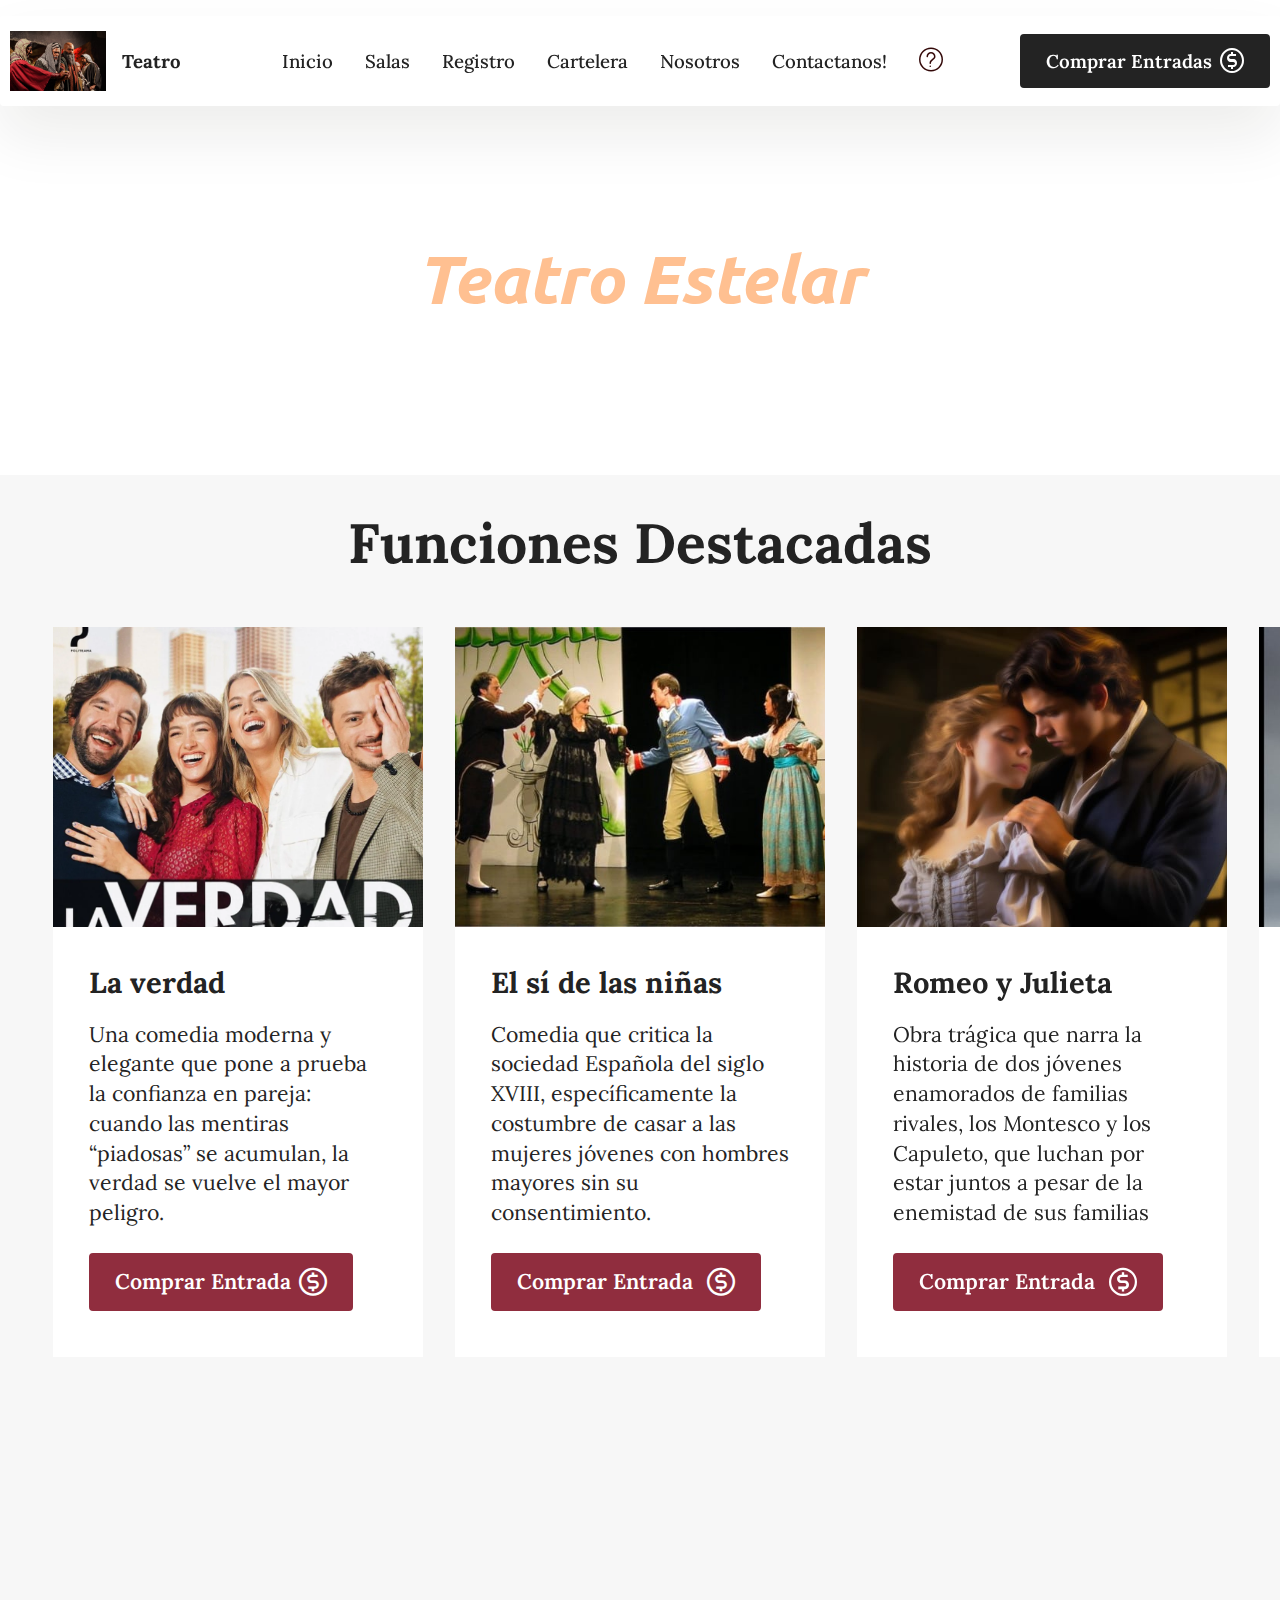
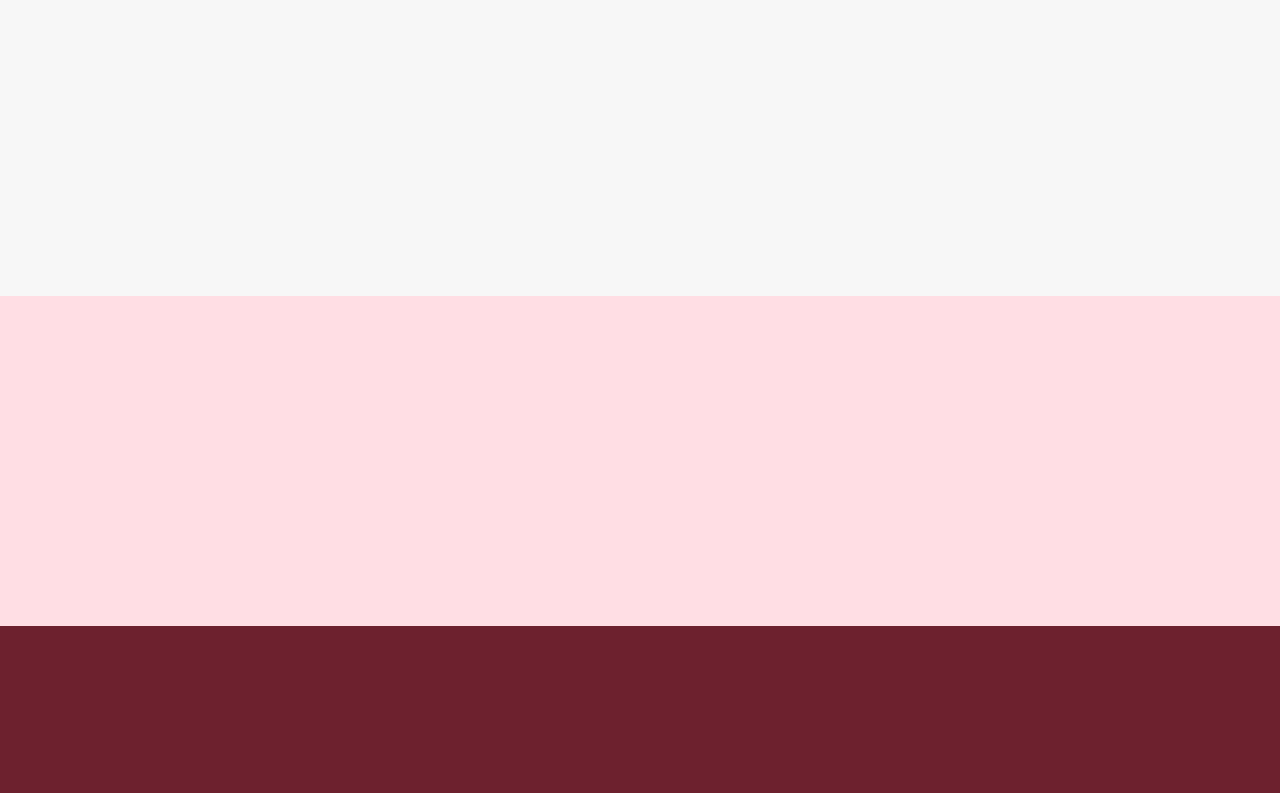
<file: index.html>
<!DOCTYPE html>
<html  >
<head>
  <!-- Site made with Mobirise Website Builder v6.1.4, https://mobirise.com -->
  <meta charset="UTF-8">
  <meta http-equiv="X-UA-Compatible" content="IE=edge">
  <meta name="generator" content="Mobirise v6.1.4, mobirise.com">
  <meta name="viewport" content="width=device-width, initial-scale=1, minimum-scale=1">
  <link rel="shortcut icon" href="assets/images/photo-1734290176449-886b4f449c4c.jpeg" type="image/x-icon">
  <meta name="description" content="">
  
  
  <title>Home</title>
  <link rel="stylesheet" href="assets/web/assets/mobirise-icons2/mobirise2.css">
  <link rel="stylesheet" href="assets/web/assets/mobirise-icons-bold/mobirise-icons-bold.css">
  <link rel="stylesheet" href="assets/bootstrap/css/bootstrap.min.css">
  <link rel="stylesheet" href="assets/animatecss/animate.css">
  <link rel="stylesheet" href="assets/dropdown/css/style.css">
  <link rel="stylesheet" href="assets/socicon/css/styles.css">
  <link rel="stylesheet" href="assets/theme/css/style.css">
  <link rel="preload" href="https://fonts.googleapis.com/css?family=Ubuntu:300,300i,400,400i,500,500i,700,700i&display=swap" as="style" onload="this.onload=null;this.rel='stylesheet'">
  <noscript><link rel="stylesheet" href="https://fonts.googleapis.com/css?family=Ubuntu:300,300i,400,400i,500,500i,700,700i&display=swap"></noscript>
  <link rel="preload" href="https://fonts.googleapis.com/css?family=Lora:400,500,600,700,400i,500i,600i,700i&display=swap" as="style" onload="this.onload=null;this.rel='stylesheet'">
  <noscript><link rel="stylesheet" href="https://fonts.googleapis.com/css?family=Lora:400,500,600,700,400i,500i,600i,700i&display=swap"></noscript>
  <link rel="preload" as="style" href="assets/mobirise/css/mbr-additional.css?v=KFmKv3"><link rel="stylesheet" href="assets/mobirise/css/mbr-additional.css?v=KFmKv3" type="text/css">

  <!-- Google tag (gtag.js) -->
<script async src="https://www.googletagmanager.com/gtag/js?id=G-MC52V3PMRL"></script>
<script>
  window.dataLayer = window.dataLayer || [];
  function gtag(){dataLayer.push(arguments);}
  gtag('js', new Date());

  gtag('config', 'G-MC52V3PMRL');
</script>
  
  
</head>
<body>
  
  <section data-bs-version="5.1" class="menu menu2 cid-v0o1oon5yP" once="menu" id="menu02-0">
	

	<nav class="navbar navbar-dropdown navbar-fixed-top navbar-expand-lg">
		<div class="container">
			<div class="navbar-brand">
				<span class="navbar-logo">
					<a href="index.html">
						<img src="assets/images/photo-1734290176449-886b4f449c4c.jpeg" alt="Mobirise Website Builder" style="height: 3.7rem;">
					</a>
				</span>
				<span class="navbar-caption-wrap"><a class="navbar-caption text-black display-4" href="index.html">Teatro</a></span>
			</div>
			<button class="navbar-toggler" type="button" data-toggle="collapse" data-bs-toggle="collapse" data-target="#navbarSupportedContent" data-bs-target="#navbarSupportedContent" aria-controls="navbarNavAltMarkup" aria-expanded="false" aria-label="Toggle navigation">
				<div class="hamburger">
					<span></span>
					<span></span>
					<span></span>
					<span></span>
				</div>
			</button>
			<div class="collapse navbar-collapse" id="navbarSupportedContent">
				<ul class="navbar-nav nav-dropdown" data-app-modern-menu="true"><li class="nav-item">
						<a class="nav-link link text-black text-primary display-4" href="index.html">Inicio</a>
					</li><li class="nav-item"><a class="nav-link link text-black text-primary display-4" href="salas.html">Salas</a></li><li class="nav-item"><a class="nav-link link text-black text-primary display-4" href="registro.html">Registro</a></li>
					<li class="nav-item">
						<a class="nav-link link text-black text-primary display-4" href="Cartelera.html" aria-expanded="false">Cartelera</a>
					</li><li class="nav-item"><a class="nav-link link text-black text-primary display-4" href="somos.html">Nosotros</a></li><li class="nav-item"><a class="nav-link link text-black text-primary display-4" href="contacto.html">Contactanos!</a></li><li class="nav-item"><a class="nav-link link text-black text-primary display-4" href="preguntas.html"><span class="mbrib-question mbr-iconfont mbr-iconfont-btn" style="color: rgb(50, 7, 7);"></span></a></li></ul>
				
				<div class="navbar-buttons mbr-section-btn"><a class="btn btn-black display-4" href="comprar.html"><span class="mobi-mbri mobi-mbri-cash mbr-iconfont mbr-iconfont-btn"></span>Comprar Entradas</a></div>
			</div>
		</div>
	</nav>
</section>

<section data-bs-version="5.1" class="header18 cid-v0o1BNy32P" data-bg-video="https://youtu.be/A6JfwBOBJGA?si=dDj-JzrzTT1FiaAd" id="header18-1">
  

  
  <div class="container-fluid">
    <div class="row">
      <div class="content-wrap col-12 col-md-7">
        <h1 class="mbr-section-title mbr-fonts-style mbr-white mb-4 display-1"><em><strong>Teatro Estelar</strong></em></h1>
        
        
        
      </div>
    </div>
  </div>
</section>

<section data-bs-version="5.1" class="features017 mbr-embla cid-v0pucwKGN0" id="features017-a">
	
	
	<div class="position-relative">
		<div class="container-fluid">
			<div class="row justify-content-center">
				<div class="col-12 content-head">
					<div class="mbr-section-head mb-5">
						<h4 class="mbr-section-title mbr-fonts-style align-center mb-0 display-2"><strong>Funciones Destacadas</strong></h4>
						
					</div>
				</div>
			</div>
		</div>

		<div class="embla" data-skip-snaps="true" data-align="center" data-contain-scroll="trimSnaps" data-loop="true" data-auto-play="true" data-auto-play-interval="3" data-draggable="true">
			<div class="embla__viewport container-fluid">
				<div class="embla__container">
					
					
					<div class="embla__slide slider-image item active" style="margin-left: 1rem; margin-right: 1rem;">
						<div class="slide-content">
							<div class="item-img">
								<div class="item-wrapper">
									<img src="assets/images/el-si-de-las-ninas-8-600x388.jpg" alt="Mobirise Website Builder" title="" data-slide-to="0" data-bs-slide-to="0">
								</div>
							</div>
							<div class="item-content">
								<h5 class="item-title mbr-fonts-style display-5"><strong>El sí de las niñas</strong></h5>
								
								<p class="mbr-text mbr-fonts-style mt-3 display-7">Comedia que critica la sociedad Española del siglo XVIII, específicamente la costumbre de casar a las mujeres jóvenes con hombres mayores sin su consentimiento.</p>
							</div>
							<div class="mbr-section-btn item-footer mt-2"><a href="comprar.html" class="btn item-btn btn-primary display-7" target="_blank"><span class="mobi-mbri mobi-mbri-cash mbr-iconfont mbr-iconfont-btn"></span>Comprar Entrada&nbsp;</a></div>
						</div>
					</div><div class="embla__slide slider-image item" style="margin-left: 1rem; margin-right: 1rem;">
						<div class="slide-content">
							<div class="item-img">
								<div class="item-wrapper">
									<img src="assets/images/mbr-600x400.jpg" alt="Mobirise Website Builder" title="" data-slide-to="1" data-bs-slide-to="1">
								</div>
							</div>
							<div class="item-content">
								<h5 class="item-title mbr-fonts-style display-5"><strong>Romeo y Julieta</strong></h5>
								
								<p class="mbr-text mbr-fonts-style mt-3 display-7">Obra trágica que narra la historia de dos jóvenes enamorados de familias rivales, los Montesco y los Capuleto, que luchan por estar juntos a pesar de la enemistad de sus familias</p>
							</div>
							<div class="mbr-section-btn item-footer mt-2"><a href="comprar.html" class="btn item-btn btn-primary display-7" target="_blank"><span class="mobi-mbri mobi-mbri-cash mbr-iconfont mbr-iconfont-btn"></span>Comprar Entrada&nbsp;</a></div>
						</div>
					</div><div class="embla__slide slider-image item" style="margin-left: 1rem; margin-right: 1rem;">
						<div class="slide-content">
							<div class="item-img">
								<div class="item-wrapper">
									<img src="assets/images/toctoc-600x649.jpg" alt="Mobirise Website Builder" title="" data-slide-to="2" data-bs-slide-to="2">
								</div>
							</div>
							<div class="item-content">
								<h5 class="item-title mbr-fonts-style display-5"><strong>TOC TOC</strong></h5>
								
								<p class="mbr-text mbr-fonts-style mt-3 display-7">
									Una comedia desopilante sobre seis pacientes con trastornos obsesivos que descubren, entre risas y confesiones, que la mejor terapia puede ser la amistad.</p>
							</div>
							<div class="mbr-section-btn item-footer mt-2"><a href="comprar.html" class="btn item-btn btn-primary display-7" target="_blank"><span class="mobi-mbri mobi-mbri-cash mbr-iconfont mbr-iconfont-btn"></span>Comprar Entrada&nbsp;</a></div>
						</div>
					</div>
					
					
					<div class="embla__slide slider-image item" style="margin-left: 1rem; margin-right: 1rem;">
						<div class="slide-content">
							<div class="item-img">
								<div class="item-wrapper">
									<img src="assets/images/dracula-1024x723.jpg" alt="Mobirise Website Builder" title="" data-slide-to="3" data-bs-slide-to="3">
								</div>
							</div>
							<div class="item-content">
								<h5 class="item-title mbr-fonts-style display-5"><strong>Drácula, el musical</strong></h5>
								
								<p class="mbr-text mbr-fonts-style mt-3 display-7">El clásico de Cibrián y Mahler regresa con una puesta imponente, orquesta en vivo y una historia de amor inmortal que marcó generaciones.</p>
							</div>
							<div class="mbr-section-btn item-footer mt-2"><a href="comprar.html" class="btn item-btn btn-primary display-7" target="_blank"><span class="mobi-mbri mobi-mbri-cash mbr-iconfont mbr-iconfont-btn"></span>Comprar Entrada</a></div>
						</div>
					</div><div class="embla__slide slider-image item" style="margin-left: 1rem; margin-right: 1rem;">
						<div class="slide-content">
							<div class="item-img">
								<div class="item-wrapper">
									<img src="assets/images/esperando-la-carroza-teatrojpg.webp" alt="Mobirise Website Builder" title="" data-slide-to="4" data-bs-slide-to="4">
								</div>
							</div>
							<div class="item-content">
								<h5 class="item-title mbr-fonts-style display-5"><strong>Esperando la carroza</strong></h5>
								
								<p class="mbr-text mbr-fonts-style mt-3 display-7">Una comedia argentina inolvidable sobre los enredos familiares, el humor negro y las verdades que salen a la luz cuando menos se esperan.</p>
							</div>
							<div class="mbr-section-btn item-footer mt-2"><a href="comprar.html" class="btn item-btn btn-primary display-7" target="_blank"><span class="mobi-mbri mobi-mbri-cash mbr-iconfont mbr-iconfont-btn"></span>Comprar Entrada</a></div>
						</div>
					</div><div class="embla__slide slider-image item" style="margin-left: 1rem; margin-right: 1rem;">
						<div class="slide-content">
							<div class="item-img">
								<div class="item-wrapper">
									<img src="assets/images/la-verdad.webp" alt="Mobirise Website Builder" title="" data-slide-to="5" data-bs-slide-to="5">
								</div>
							</div>
							<div class="item-content">
								<h5 class="item-title mbr-fonts-style display-5"><strong>La verdad</strong></h5>
								
								<p class="mbr-text mbr-fonts-style mt-3 display-7">Una comedia moderna y elegante que pone a prueba la confianza en pareja: cuando las mentiras “piadosas” se acumulan, la verdad se vuelve el mayor peligro.</p>
							</div>
							<div class="mbr-section-btn item-footer mt-2"><a href="comprar.html" class="btn item-btn btn-primary display-7" target="_blank"><span class="mobi-mbri mobi-mbri-cash mbr-iconfont mbr-iconfont-btn"></span>Comprar Entrada</a></div>
						</div>
					</div>
					
					
				</div>
			</div>
			<button class="embla__button embla__button--prev">
				<span class="mobi-mbri mobi-mbri-arrow-prev mbr-iconfont" aria-hidden="true"></span>
				<span class="sr-only visually-hidden visually-hidden visually-hidden">Previous</span>
			</button>
			<button class="embla__button embla__button--next">
				<span class="mobi-mbri mobi-mbri-arrow-next mbr-iconfont" aria-hidden="true"></span>
				<span class="sr-only visually-hidden visually-hidden visually-hidden">Next</span>
			</button>
		</div>
	</div>
</section>

<section data-bs-version="5.1" class="header1 cid-v0o5zPJAHL" id="header01-4">
	

	
	

	<div class="container">
		<div class="row justify-content-center">
			<div class="col-12 col-md-12 col-lg-6 image-wrapper">
				<img class="w-100" src="assets/images/mbr.jpg" alt="Mobirise Website Builder">
			</div>
			<div class="col-12 col-lg col-md-12">
				<div class="text-wrapper align-left">
					<h1 class="mbr-section-title mbr-fonts-style mb-4 display-2"><strong>Nuestro Legado</strong><br><strong>Teatral:&nbsp;</strong></h1>
					<p class="mbr-text mbr-fonts-style mb-4 display-7">Desde 1985, hemos sido el corazón vibrante de la escena cultural, presentando producciones que inspiran y emocionan.&nbsp;<br>Nuestra mision es ser un faro de creatividad, ofreciendo un escenario para historias que resuenan y perduran en el tiempo.<br>Creemos en el poder del arte para conectar, transformar y celebrar la experiencia humana en toda su magnificencia.</p>
					
				</div>
			</div>
		</div>
	</div>
</section>

<section data-bs-version="5.1" class="social06 cid-v0v9ziCMIF" id="social06-1u">
	

	
	
	<div class="container">
		<div class="row justify-content-center">
			<div class="col-12 content-head">
				<div class="mb-5">
					<h5 class="mbr-section-title mbr-fonts-style align-center mb-0 display-5"><strong>Viví el teatro también en redes</strong></h5>
					
				</div>
			</div>
		</div>
		<div class="row">
			

			
			
			<div class="item features-without-image col-12 col-md-6 col-lg-3 active">
				<div class="item-wrapper">
					<a href="https://whatsapp.com"><span class="mbr-iconfont m-auto socicon-whatsapp socicon" style="color: rgb(109, 33, 46); fill: rgb(109, 33, 46);"></span></a>
					<div class="card-box">
						<h4 class="card-title mbr-fonts-style mb-1 display-5"><strong>WhatsApp</strong></h4>
						<h5 class="card-text mbr-fonts-style display-7">Escribinos para consultas o reservas.</h5>
					</div>
				</div>
			</div><div class="item features-without-image col-12 col-md-6 col-lg-3">
				<div class="item-wrapper">
					<a href="https://youtube.com"><span class="mbr-iconfont m-auto socicon-youtube socicon" style="color: rgb(109, 33, 46); fill: rgb(109, 33, 46);"></span></a>
					<div class="card-box">
						<h4 class="card-title mbr-fonts-style mb-1 display-5">
							<strong>YouTube</strong>
						</h4>
						<h5 class="card-text mbr-fonts-style display-7">Mirá los avances de nuestras producciones en YouTube.</h5>
					</div>
				</div>
			</div><div class="item features-without-image col-12 col-md-6 col-lg-3">
				<div class="item-wrapper">
					<a href="https://instagram.com"><span class="mbr-iconfont m-auto socicon-instagram socicon" style="color: rgb(109, 33, 46); fill: rgb(109, 33, 46);"></span></a>
					<div class="card-box">
						<h4 class="card-title mbr-fonts-style mb-1 display-5"><strong>Instagram</strong></h4>
						<h5 class="card-text mbr-fonts-style display-7">Mirá las mejores fotos y videos de nuestras obras en Instagram.</h5>
					</div>
				</div>
			</div><div class="item features-without-image col-12 col-md-6 col-lg-3">
				<div class="item-wrapper">
					<a href="https://tiktok.com"><span class="mbr-iconfont m-auto socicon-tiktok socicon" style="color: rgb(109, 33, 46); fill: rgb(109, 33, 46);"></span></a>
					<div class="card-box">
						<h4 class="card-title mbr-fonts-style mb-1 display-5">
							<strong>TikTok</strong>
						</h4>
						<h5 class="card-text mbr-fonts-style display-7">Descubrí el detrás de escena y momentos divertidos en TikTok.</h5>
					</div>
				</div>
			</div>
		</div>
	</div>
</section>

<section data-bs-version="5.1" class="footer3 cid-v0vp91UDJb" once="footers" id="footer03-24">

        

    

    <div class="container">
        <div class="row">
            

            
            <div class="col-12 mt-4">
                <p class="mbr-fonts-style copyright display-7"><strong><em>TEATRO ESTELAR</em></strong><br><em>“El teatro es el arte de hacer visible lo invisible”</em><strong><em><br></em></strong><br>© 2025 Teatro Estelar – Todos los derechos reservados
                </p>
            </div>
        </div>
    </div>
<script src="assets/bootstrap/js/bootstrap.bundle.min.js"></script>  <script src="assets/smoothscroll/smooth-scroll.js"></script>  <script src="assets/ytplayer/index.js"></script>  <script src="assets/dropdown/js/navbar-dropdown.js"></script>  <script src="assets/vimeoplayer/player.js"></script>  <script src="assets/embla/embla.min.js"></script>  <script src="assets/embla/script.js"></script>  <script src="assets/theme/js/script.js"></script>  
  
  
 <div id="scrollToTop" class="scrollToTop mbr-arrow-up"><a style="text-align: center;"><i class="mbr-arrow-up-icon mbr-arrow-up-icon-cm cm-icon cm-icon-smallarrow-up"></i></a></div>
    <input name="animation" type="hidden">
  </body>
</html>
</file>
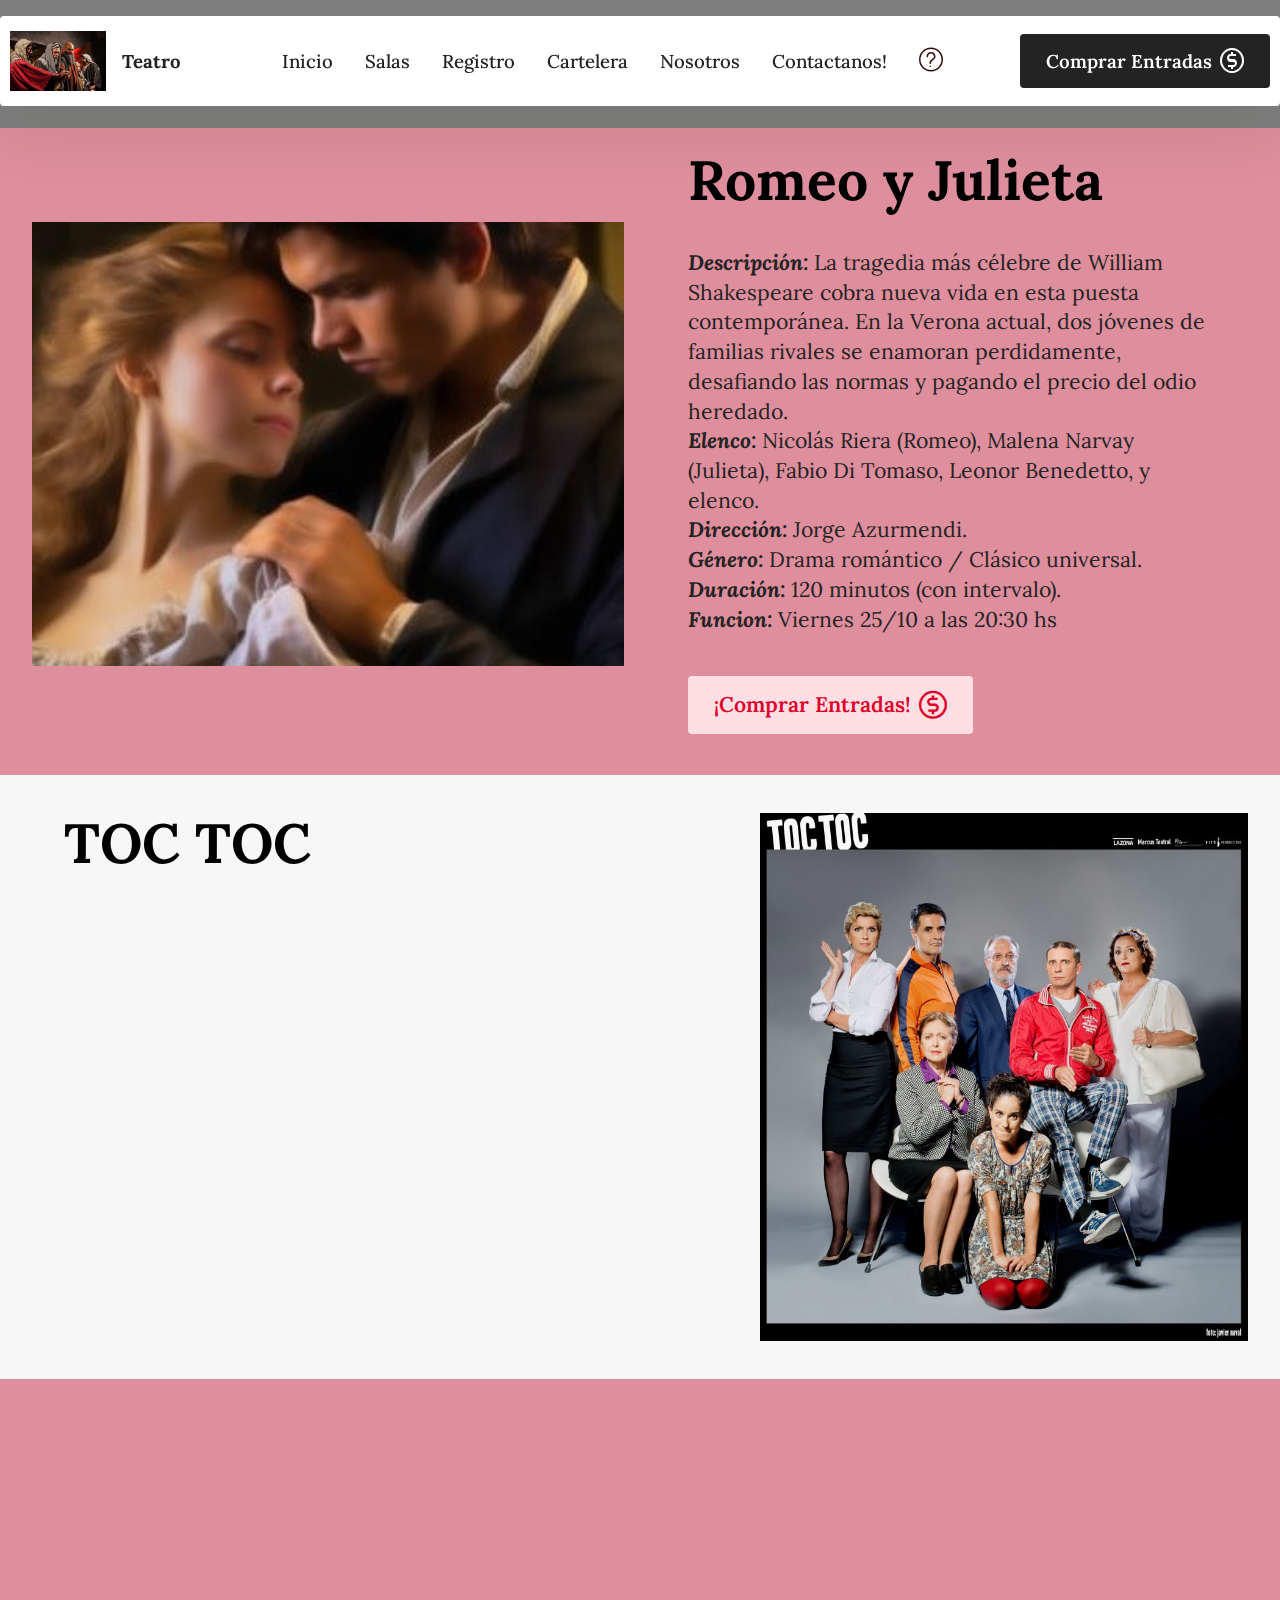
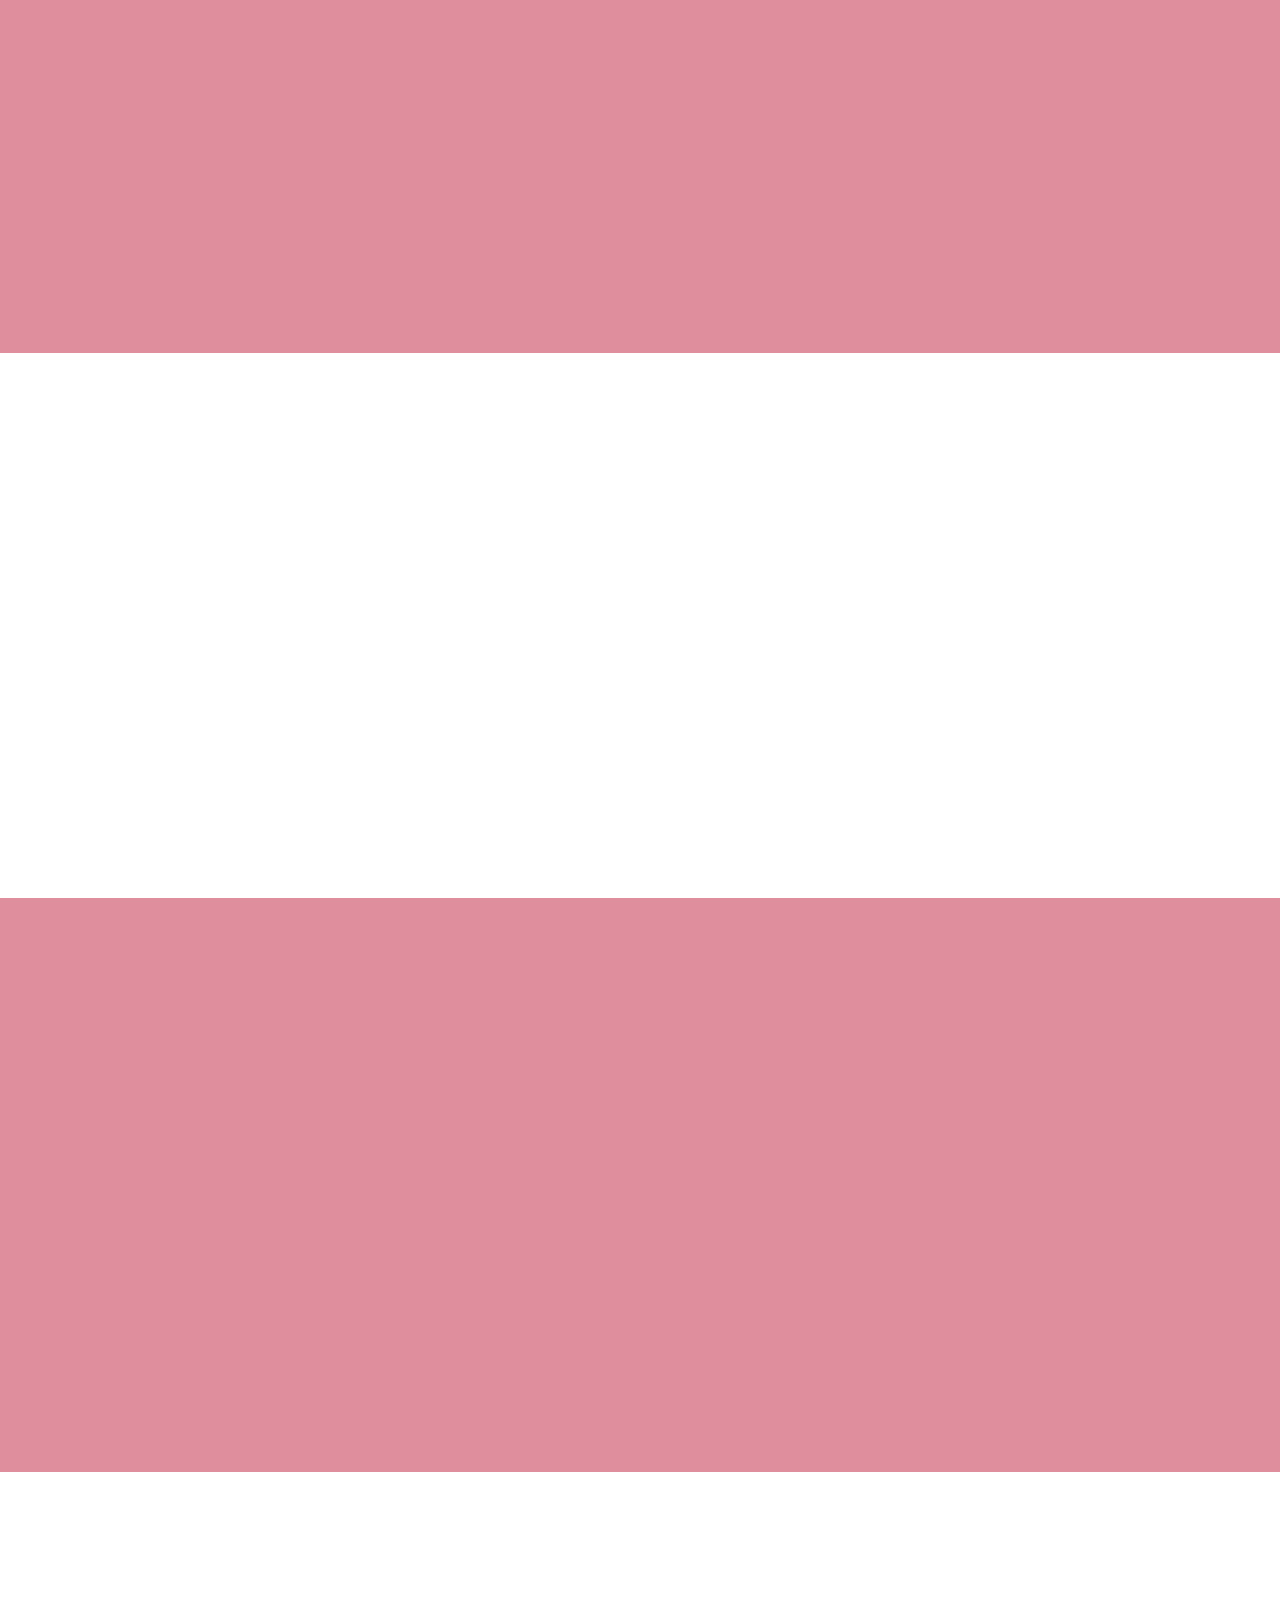
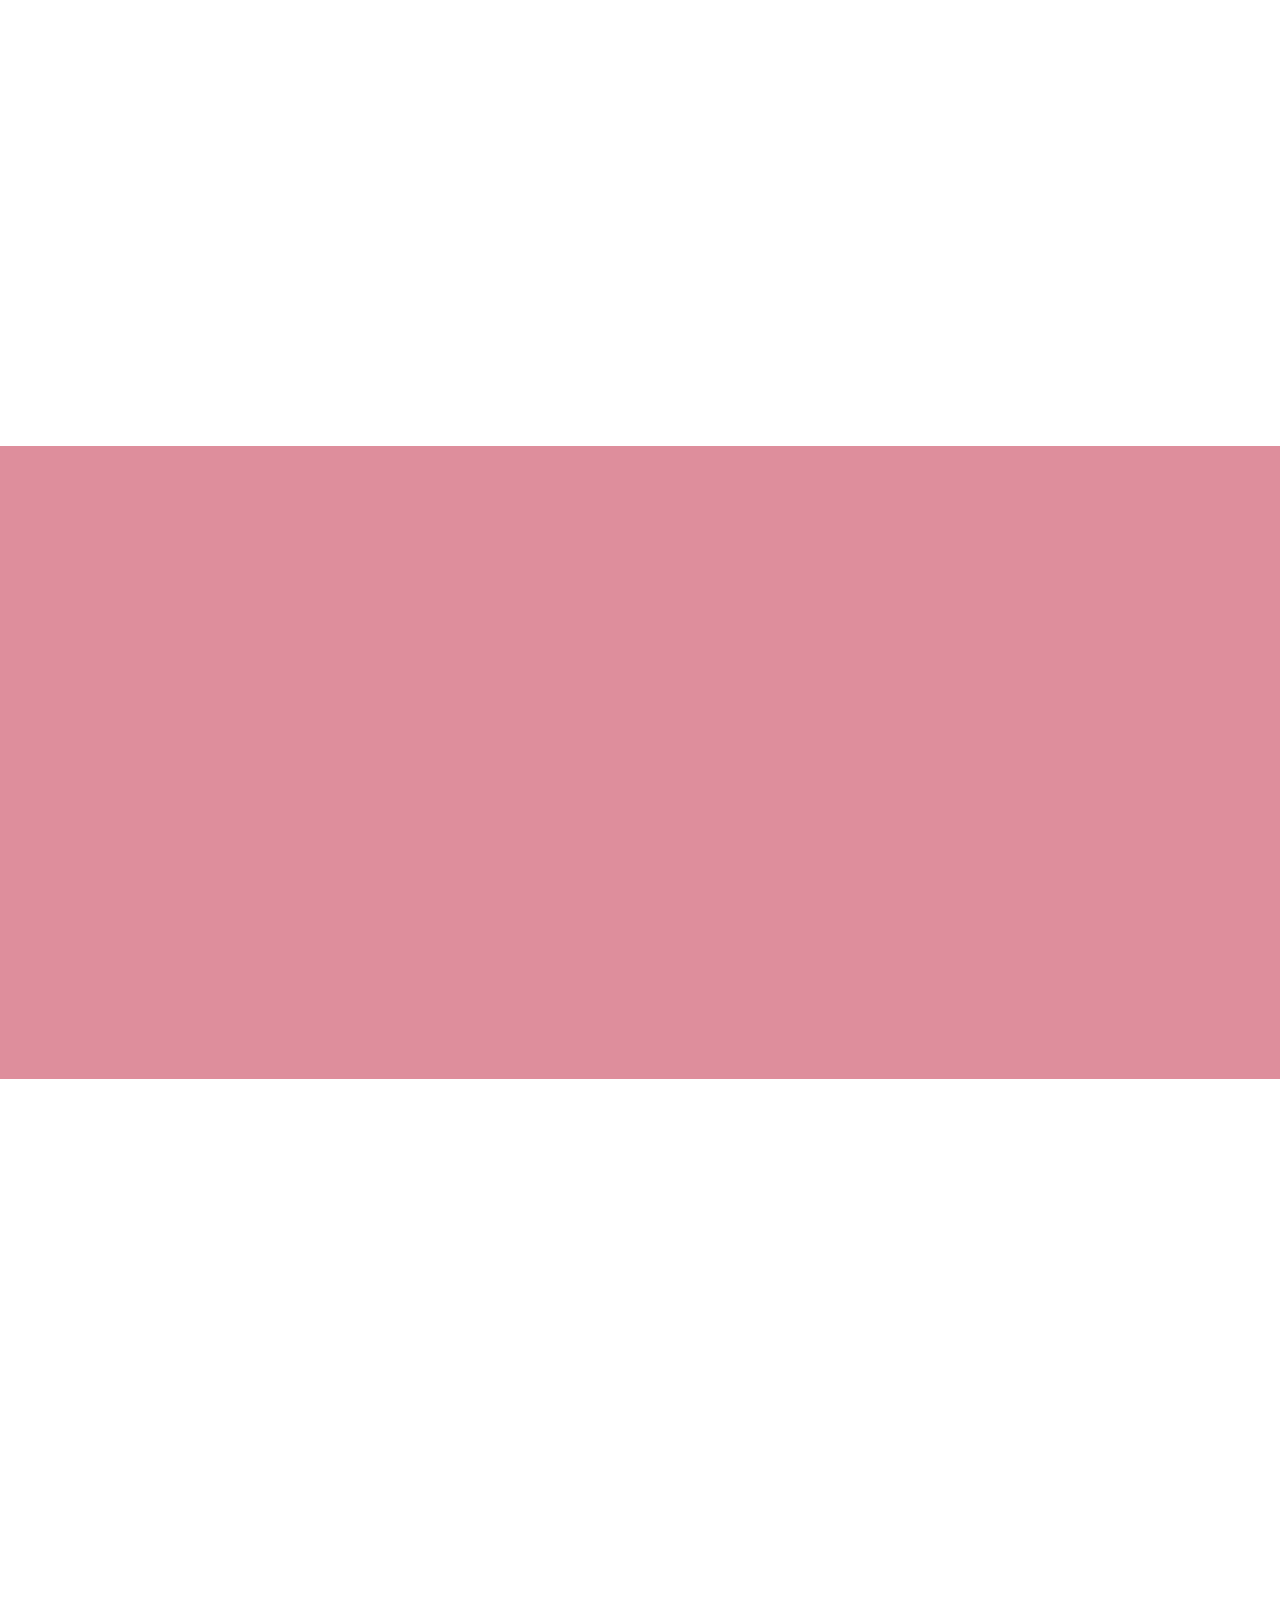
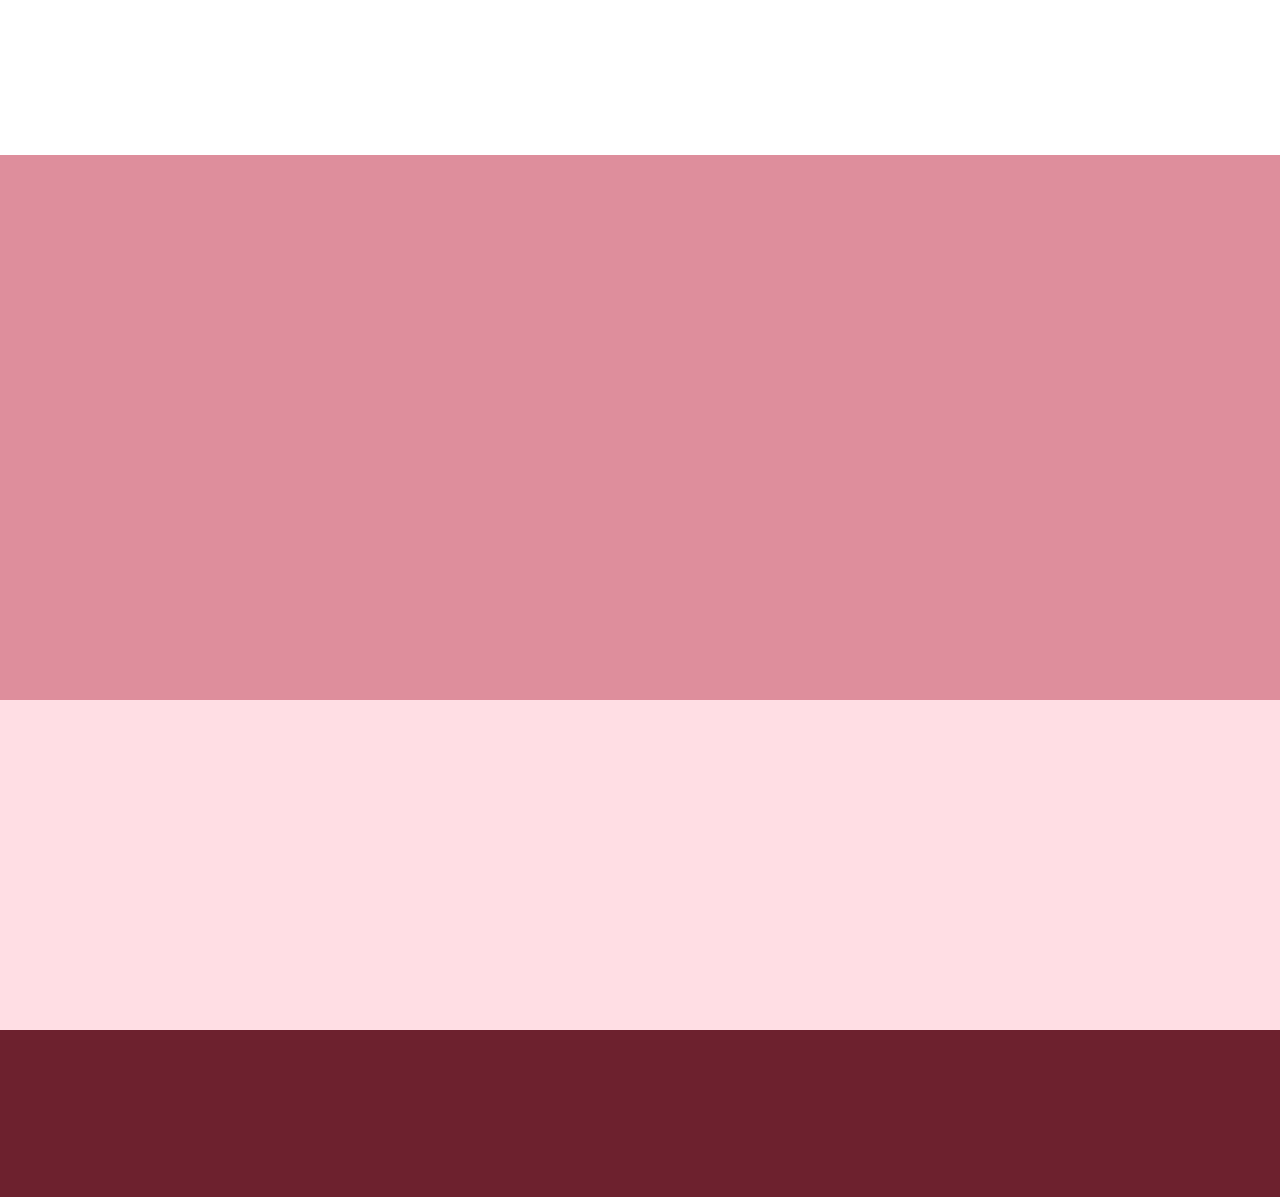
<file: Cartelera.html>
<!DOCTYPE html>
<html  >
<head>
  <!-- Site made with Mobirise Website Builder v6.1.4, https://mobirise.com -->
  <meta charset="UTF-8">
  <meta http-equiv="X-UA-Compatible" content="IE=edge">
  <meta name="generator" content="Mobirise v6.1.4, mobirise.com">
  <meta name="viewport" content="width=device-width, initial-scale=1, minimum-scale=1">
  <link rel="shortcut icon" href="assets/images/photo-1734290176449-886b4f449c4c.jpeg" type="image/x-icon">
  <meta name="description" content="">
  
  
  <title>Cartelera</title>
  <link rel="stylesheet" href="assets/web/assets/mobirise-icons2/mobirise2.css">
  <link rel="stylesheet" href="assets/web/assets/mobirise-icons-bold/mobirise-icons-bold.css">
  <link rel="stylesheet" href="assets/bootstrap/css/bootstrap.min.css">
  <link rel="stylesheet" href="assets/animatecss/animate.css">
  <link rel="stylesheet" href="assets/dropdown/css/style.css">
  <link rel="stylesheet" href="assets/socicon/css/styles.css">
  <link rel="stylesheet" href="assets/theme/css/style.css">
  <link rel="preload" href="https://fonts.googleapis.com/css?family=Ubuntu:300,300i,400,400i,500,500i,700,700i&display=swap" as="style" onload="this.onload=null;this.rel='stylesheet'">
  <noscript><link rel="stylesheet" href="https://fonts.googleapis.com/css?family=Ubuntu:300,300i,400,400i,500,500i,700,700i&display=swap"></noscript>
  <link rel="preload" href="https://fonts.googleapis.com/css?family=Lora:400,500,600,700,400i,500i,600i,700i&display=swap" as="style" onload="this.onload=null;this.rel='stylesheet'">
  <noscript><link rel="stylesheet" href="https://fonts.googleapis.com/css?family=Lora:400,500,600,700,400i,500i,600i,700i&display=swap"></noscript>
  <link rel="preload" as="style" href="assets/mobirise/css/mbr-additional.css?v=VpFkcR"><link rel="stylesheet" href="assets/mobirise/css/mbr-additional.css?v=VpFkcR" type="text/css">

  
  <!-- Google tag (gtag.js) -->
<script async src="https://www.googletagmanager.com/gtag/js?id=G-MC52V3PMRL"></script>
<script>
  window.dataLayer = window.dataLayer || [];
  function gtag(){dataLayer.push(arguments);}
  gtag('js', new Date());

  gtag('config', 'G-MC52V3PMRL');
</script>
  
</head>
<body>
  
  <section data-bs-version="5.1" class="menu menu2 cid-v0o1oon5yP" once="menu" id="menu02-b">
	

	<nav class="navbar navbar-dropdown navbar-fixed-top navbar-expand-lg">
		<div class="container">
			<div class="navbar-brand">
				<span class="navbar-logo">
					<a href="index.html">
						<img src="assets/images/photo-1734290176449-886b4f449c4c.jpeg" alt="Mobirise Website Builder" style="height: 3.7rem;">
					</a>
				</span>
				<span class="navbar-caption-wrap"><a class="navbar-caption text-black display-4" href="index.html">Teatro</a></span>
			</div>
			<button class="navbar-toggler" type="button" data-toggle="collapse" data-bs-toggle="collapse" data-target="#navbarSupportedContent" data-bs-target="#navbarSupportedContent" aria-controls="navbarNavAltMarkup" aria-expanded="false" aria-label="Toggle navigation">
				<div class="hamburger">
					<span></span>
					<span></span>
					<span></span>
					<span></span>
				</div>
			</button>
			<div class="collapse navbar-collapse" id="navbarSupportedContent">
				<ul class="navbar-nav nav-dropdown" data-app-modern-menu="true"><li class="nav-item">
						<a class="nav-link link text-black text-primary display-4" href="index.html">Inicio</a>
					</li><li class="nav-item"><a class="nav-link link text-black text-primary display-4" href="salas.html">Salas</a></li><li class="nav-item"><a class="nav-link link text-black text-primary display-4" href="registro.html">Registro</a></li>
					<li class="nav-item">
						<a class="nav-link link text-black text-primary display-4" href="Cartelera.html" aria-expanded="false">Cartelera</a>
					</li><li class="nav-item"><a class="nav-link link text-black text-primary display-4" href="somos.html">Nosotros</a></li><li class="nav-item"><a class="nav-link link text-black text-primary display-4" href="contacto.html">Contactanos!</a></li><li class="nav-item"><a class="nav-link link text-black text-primary display-4" href="preguntas.html"><span class="mbrib-question mbr-iconfont mbr-iconfont-btn" style="color: rgb(50, 7, 7);"></span></a></li></ul>
				
				<div class="navbar-buttons mbr-section-btn"><a class="btn btn-black display-4" href="comprar.html"><span class="mobi-mbri mobi-mbri-cash mbr-iconfont mbr-iconfont-btn"></span>Comprar Entradas</a></div>
			</div>
		</div>
	</nav>
</section>

<section data-bs-version="5.1" class="header18 cid-v0sjOjgLkT" data-bg-video="https://youtu.be/A6JfwBOBJGA?si=dDj-JzrzTT1FiaAd" id="header18-n">
  

  <div class="mbr-overlay" style="opacity: 0.5; background-color: rgb(0, 0, 0);"></div>
  <div class="container-fluid">
    <div class="row">
      <div class="content-wrap col-12 col-md-12">
        
        
        
        
      </div>
    </div>
  </div>
</section>

<section data-bs-version="5.1" class="header1 cid-v0sCcpnTWH" id="header01-t">
	

	
	

	<div class="container-fluid">
		<div class="row justify-content-center">
			<div class="col-12 col-md-12 col-lg-6 image-wrapper">
				<img class="w-100" src="assets/images/mbr-1-600x400.jpeg" alt="Mobirise Website Builder">
			</div>
			<div class="col-12 col-lg col-md-12">
				<div class="text-wrapper align-left">
					<h1 class="mbr-section-title mbr-fonts-style mb-4 display-2"><strong>Romeo y Julieta</strong></h1>
					<p class="mbr-text mbr-fonts-style mb-4 display-7"><strong><em>Descripción:&nbsp;</em></strong>La tragedia más célebre de William Shakespeare cobra nueva vida en esta puesta contemporánea. En la Verona actual, dos jóvenes de familias rivales se enamoran perdidamente, desafiando las normas y pagando el precio del odio heredado.<br><strong><em>Elenco:</em></strong> Nicolás Riera (Romeo), Malena Narvay (Julieta), Fabio Di Tomaso, Leonor Benedetto, y elenco.<br><strong><em>Dirección: </em></strong>Jorge Azurmendi.<br><strong style=""><em>Género:</em> </strong>Drama romántico / Clásico universal.<br><strong><em>Duración: </em></strong>120 minutos (con intervalo).<br> <strong><em>Funcion:</em></strong> Viernes 25/10 a las 20:30 hs</p>
					<div class="mbr-section-btn mt-3"><a href="comprar.html" class="btn btn-danger display-7"><span class="mobi-mbri mobi-mbri-cash mbr-iconfont mbr-iconfont-btn"></span>¡Comprar Entradas!</a></div>
				</div>
			</div>
		</div>
	</div>
</section>

<section data-bs-version="5.1" class="header1 cid-v0sII8skNZ" id="header01-y">
	

	
	

	<div class="container-fluid">
		<div class="row justify-content-center">
			<div class="col-12 col-md-12 col-lg-5 image-wrapper">
				<img class="w-100" src="assets/images/toctoc-800x865.jpg" alt="Mobirise Website Builder">
			</div>
			<div class="col-12 col-lg col-md-12">
				<div class="text-wrapper align-left">
					<h1 class="mbr-section-title mbr-fonts-style mb-4 display-2"><strong>TOC TOC</strong></h1>
					<p class="mbr-text mbr-fonts-style mb-4 display-7"><strong><em>Descripción:&nbsp;</em></strong>Seis pacientes con distintos trastornos obsesivos compulsivos coinciden en la sala de espera de un afamado psiquiatra. Entre enredos, confesiones y situaciones hilarantes, descubren que quizás la mejor terapia sea compartir sus manías.<br><strong><em>Elenco:&nbsp;</em></strong>Diego Pérez, Gimena Riestra, Gabriela Licht, Verónica Piaggio, Natacha Córdoba, Diego Freigedo.<br><strong><em>Dirección:&nbsp;</em></strong>Lía Jelín.<br><strong style=""><em>Género:</em> </strong>Comedia.<br><strong><em>Duración: 90</em></strong>&nbsp;minutos.<br><strong><em>Funcion:</em></strong> Sábado 25/10 a las 20:30 hs</p>
					<div class="mbr-section-btn mt-3"><a class="btn btn-danger display-7" href="comprar.html"><span class="mobi-mbri mobi-mbri-cash mbr-iconfont mbr-iconfont-btn"></span>¡Comprar Entradas!</a></div>
				</div>
			</div>
		</div>
	</div>
</section>

<section data-bs-version="5.1" class="header1 cid-v0sIHfwEmB" id="header01-x">
	

	
	

	<div class="container-fluid">
		<div class="row justify-content-center">
			<div class="col-12 col-md-12 col-lg-6 image-wrapper">
				<img class="w-100" src="assets/images/dracula-1024x723.jpeg" alt="Mobirise Website Builder">
			</div>
			<div class="col-12 col-lg col-md-12">
				<div class="text-wrapper align-left">
					<h1 class="mbr-section-title mbr-fonts-style mb-4 display-2"><strong><em>Drácula,el musical</em></strong></h1>
					<p class="mbr-text mbr-fonts-style mb-4 display-7"><strong><em>Descripción:&nbsp;</em></strong>El clásico musical argentino de Pepe Cibrián y Ángel Mahler regresa con una puesta renovada, efectos especiales y una orquesta en vivo. Una historia de amor, inmortalidad y redención ambientada en la Europa del siglo XIX.<br><strong><em>Elenco:</em></strong> Juan Rodó, Cecilia Milone, Pehuén Naranjo.<br><strong><em>Dirección: </em></strong>Pepe Cibrián Campoy.<br><strong style=""><em>Género:&nbsp;</em></strong>Musical / Drama.<br><strong><em>Duración:&nbsp;</em></strong>130 minutos (con intervalo).<br><strong><em>Funcion:</em></strong> Sabado 1/11 a las 20:30 hs</p>
					<div class="mbr-section-btn mt-3"><a class="btn btn-danger display-7" href="comprar.html"><span class="mobi-mbri mobi-mbri-cash mbr-iconfont mbr-iconfont-btn"></span>¡Comprar Entradas!</a></div>
				</div>
			</div>
		</div>
	</div>
</section>

<section data-bs-version="5.1" class="header1 cid-v0sR20xs0A" id="header01-z">
	

	
	

	<div class="container-fluid">
		<div class="row justify-content-center">
			<div class="col-12 col-md-12 col-lg-5 image-wrapper">
				<img class="w-100" src="assets/images/2245-600x428.jpg" alt="Mobirise Website Builder">
			</div>
			<div class="col-12 col-lg col-md-12">
				<div class="text-wrapper align-left">
					<h1 class="mbr-section-title mbr-fonts-style mb-4 display-2"><strong>Art</strong></h1>
					<p class="mbr-text mbr-fonts-style mb-4 display-7"><strong><em>Descripción:&nbsp;</em></strong>Tres amigos de toda la vida entran en conflicto cuando uno de ellos compra un cuadro completamente blanco por una suma exorbitante. Una comedia inteligente sobre la amistad, el arte y los límites de la tolerancia.<br><strong><em>Elenco:&nbsp;</em></strong>Pablo Echarri, Fernán Mirás, Mike Amigorena.<br><strong><em>Dirección:&nbsp;</em></strong>Ricardo Darín y Germán Palacios.<br><strong style=""><em>Género:</em> </strong>Comedia dramática.<br><strong><em>Duración:&nbsp;</em></strong>85 minutos.<br><strong><em>Funcion:</em></strong> Domingo 26/10 a las 20:30 hs</p>
					<div class="mbr-section-btn mt-3"><a class="btn btn-danger display-7" href="comprar.html"><span class="mobi-mbri mobi-mbri-cash mbr-iconfont mbr-iconfont-btn"></span>¡Comprar Entradas!</a></div>
				</div>
			</div>
		</div>
	</div>
</section>

<section data-bs-version="5.1" class="header1 cid-v0sR2JLju7" id="header01-10">
	

	
	

	<div class="container-fluid">
		<div class="row justify-content-center">
			<div class="col-12 col-md-12 col-lg-5 image-wrapper">
				<img class="w-100" src="assets/images/m-2-978x631.jpeg" alt="Mobirise Website Builder">
			</div>
			<div class="col-12 col-lg col-md-12">
				<div class="text-wrapper align-left">
					<h1 class="mbr-section-title mbr-fonts-style mb-4 display-2"><strong><em>El Método Grönholm</em></strong></h1>
					<p class="mbr-text mbr-fonts-style mb-4 display-7"><strong><em>Descripción:&nbsp;</em></strong>El clásico musical argentino de Pepe Cibrián y Ángel Mahler regresa con una puesta renovada, efectos especiales y una orquesta en vivo. Una historia de amor, inmortalidad y redención ambientada en la Europa del siglo XIX.<br><strong><em>Elenco:</em></strong> Juan Rodó, Cecilia Milone, Pehuén Naranjo.<br><strong><em>Dirección: </em></strong>Pepe Cibrián Campoy.<br><strong style=""><em>Género:&nbsp;</em></strong>Musical / Drama.<br><strong><em>Duración:&nbsp;</em></strong>130 minutos (con intervalo).<br><strong><em>Funcion:</em></strong> Viernes 25/10 a las 22:30 hs</p>
					<div class="mbr-section-btn mt-3"><a class="btn btn-danger display-7" href="comprar.html"><span class="mobi-mbri mobi-mbri-cash mbr-iconfont mbr-iconfont-btn"></span>¡Comprar Entradas!</a></div>
				</div>
			</div>
		</div>
	</div>
</section>

<section data-bs-version="5.1" class="header1 cid-v0sZILpoO5" id="header01-11">
	

	
	

	<div class="container-fluid">
		<div class="row justify-content-center">
			<div class="col-12 col-md-12 col-lg-5 image-wrapper">
				<img class="w-100" src="assets/images/compose.webp" alt="Mobirise Website Builder">
			</div>
			<div class="col-12 col-lg col-md-12">
				<div class="text-wrapper align-left">
					<h1 class="mbr-section-title mbr-fonts-style mb-4 display-2"><strong><em>Las chicas del calendario</em></strong></h1>
					<p class="mbr-text mbr-fonts-style mb-4 display-7"><strong><em>Descripción:&nbsp;</em></strong>Un grupo de mujeres de un pequeño pueblo inglés decide posar para un calendario benéfico... con una propuesta bastante original. Basada en una historia real, combina humor, ternura y mucha humanidad.<br><strong><em>Elenco:&nbsp;</em></strong>Claribel Medina, Marta González, Katja Alemann, Mirta Wons.<br><strong><em>Dirección:&nbsp;</em></strong>Manuel González Gil.<br><strong style=""><em>Género:</em> </strong>Comedia dramática.<br><strong><em>Duración:&nbsp;</em></strong>105 minutos<br><strong><em>Funcion:</em></strong> Domingo 26/10 a las 21:30 hs</p>
					<div class="mbr-section-btn mt-3"><a class="btn btn-danger display-7" href="comprar.html"><span class="mobi-mbri mobi-mbri-cash mbr-iconfont mbr-iconfont-btn"></span>¡Comprar Entradas!</a></div>
				</div>
			</div>
		</div>
	</div>
</section>

<section data-bs-version="5.1" class="header1 cid-v0sZJlLQyp" id="header01-12">
	

	
	

	<div class="container-fluid">
		<div class="row justify-content-center">
			<div class="col-12 col-md-12 col-lg-5 image-wrapper">
				<img class="w-100" src="assets/images/el-si-de-las-ninas-8-978x633.jpg" alt="Mobirise Website Builder">
			</div>
			<div class="col-12 col-lg col-md-12">
				<div class="text-wrapper align-left">
					<h1 class="mbr-section-title mbr-fonts-style mb-4 display-2"><strong><em>El sí de las niñas</em></strong></h1>
					<p class="mbr-text mbr-fonts-style mb-4 display-7"><strong><em>Descripción:&nbsp;</em></strong>Clásico de la literatura española escrito por Leandro Fernández de Moratín en 1806. La obra retrata el conflicto entre la obediencia y la libertad femenina en una sociedad dominada por las apariencias. Doña Paquita, una joven obligada a casarse con un hombre mayor, lucha entre el deber y el amor verdadero.<br><strong><em>Elenco:</em></strong> Florencia Torrente, Mario Pasik, Laura Azcurra, y elenco.<br><strong><em>Dirección: </em></strong>Rubén Szuchmacher.<br><strong style=""><em>Género:&nbsp;</em></strong>Drama clásico.<br><strong><em>Duración:&nbsp;</em></strong>90 minutos.<br><strong><em>Funcion:</em></strong> Sabado 25/10 a las 18:30 hs</p>
					<div class="mbr-section-btn mt-3"><a class="btn btn-danger display-7" href="comprar.html"><span class="mobi-mbri mobi-mbri-cash mbr-iconfont mbr-iconfont-btn"></span>¡Comprar Entradas!</a></div>
				</div>
			</div>
		</div>
	</div>
</section>

<section data-bs-version="5.1" class="header1 cid-v0velIfaAR" id="header01-1x">
	

	
	

	<div class="container-fluid">
		<div class="row justify-content-center">
			<div class="col-12 col-md-12 col-lg-6 image-wrapper">
				<img class="w-100" src="assets/images/esperando-la-carroza-teatrojpg.webp" alt="Mobirise Website Builder">
			</div>
			<div class="col-12 col-lg col-md-12">
				<div class="text-wrapper align-left">
					<h1 class="mbr-section-title mbr-fonts-style mb-4 display-2"><strong><em>Esperando la carroza</em></strong></h1>
					<p class="mbr-text mbr-fonts-style mb-4 display-7"><strong><em>Descripción:&nbsp;</em></strong>Una de las comedias más queridas del teatro argentino. La historia de una familia disfuncional que se desata tras la supuesta muerte de Mamá Cora. Humor ácido, costumbrismo y una mirada crítica sobre la hipocresía social.<br><strong><em>Elenco:&nbsp;</em></strong>Gladys Florimonte, Enrique Liporace, Nazarena Vélez, y elenco.<br><strong><em>Dirección:&nbsp;</em></strong>Manuel González Gil.<br><strong style=""><em>Género:</em> </strong>Comedia clásica argentina.<br><strong><em>Duración:&nbsp;</em></strong>100 minutos.<br><strong><em>Funcion:</em></strong> Domingo 26/10 a las 22:30 hs</p>
					<div class="mbr-section-btn mt-3"><a class="btn btn-danger display-7" href="comprar.html"><span class="mobi-mbri mobi-mbri-cash mbr-iconfont mbr-iconfont-btn"></span>¡Comprar Entradas!</a></div>
				</div>
			</div>
		</div>
	</div>
</section>

<section data-bs-version="5.1" class="header1 cid-v0vemB5aRC" id="header01-1y">
	

	
	

	<div class="container-fluid">
		<div class="row justify-content-center">
			<div class="col-12 col-md-12 col-lg-5 image-wrapper">
				<img class="w-100" src="assets/images/la-verdad.webp" alt="Mobirise Website Builder">
			</div>
			<div class="col-12 col-lg col-md-12">
				<div class="text-wrapper align-left">
					<h1 class="mbr-section-title mbr-fonts-style mb-4 display-2"><strong><em>La verdad</em></strong></h1>
					<p class="mbr-text mbr-fonts-style mb-4 display-7"><strong><em>Descripción:&nbsp;</em></strong>Una comedia elegante y ácida que explora las mentiras cotidianas en las relaciones de pareja. Un juego de secretos y engaños donde nada es lo que parece.<br><strong><em>Elenco:</em></strong> Juan Minujín, María Valenzuela, Andrea Politti, Gonzalo Heredia.<br><strong><em>Dirección: </em></strong>Claudio Tolcachir.<br><strong style=""><em>Género:&nbsp;</em></strong>Comedia moderna.<br><strong><em>Duración:&nbsp;</em></strong>90 minutos.<br><strong><em>Funcion:</em></strong> Viernes 31/10 a las 20:30 hs</p>
					<div class="mbr-section-btn mt-3"><a class="btn btn-danger display-7" href="comprar.html"><span class="mobi-mbri mobi-mbri-cash mbr-iconfont mbr-iconfont-btn"></span>¡Comprar Entradas!</a></div>
				</div>
			</div>
		</div>
	</div>
</section>

<section data-bs-version="5.1" class="social06 cid-v0vgrAvGDi" id="social06-1z">
	

	
	
	<div class="container">
		<div class="row justify-content-center">
			<div class="col-12 content-head">
				<div class="mb-5">
					<h5 class="mbr-section-title mbr-fonts-style align-center mb-0 display-5"><strong>Viví el teatro también en redes</strong></h5>
					
				</div>
			</div>
		</div>
		<div class="row">
			

			
			
			<div class="item features-without-image col-12 col-md-6 col-lg-3 active">
				<div class="item-wrapper">
					<a href="https://whatsapp.com"><span class="mbr-iconfont m-auto socicon-whatsapp socicon" style="color: rgb(109, 33, 46); fill: rgb(109, 33, 46);"></span></a>
					<div class="card-box">
						<h4 class="card-title mbr-fonts-style mb-1 display-5"><strong>WhatsApp</strong></h4>
						<h5 class="card-text mbr-fonts-style display-7">Escribinos para consultas o reservas.</h5>
					</div>
				</div>
			</div><div class="item features-without-image col-12 col-md-6 col-lg-3">
				<div class="item-wrapper">
					<a href="https://youtube.com"><span class="mbr-iconfont m-auto socicon-youtube socicon" style="color: rgb(109, 33, 46); fill: rgb(109, 33, 46);"></span></a>
					<div class="card-box">
						<h4 class="card-title mbr-fonts-style mb-1 display-5">
							<strong>YouTube</strong>
						</h4>
						<h5 class="card-text mbr-fonts-style display-7">Mirá los avances de nuestras producciones en YouTube.</h5>
					</div>
				</div>
			</div><div class="item features-without-image col-12 col-md-6 col-lg-3">
				<div class="item-wrapper">
					<a href="https://instagram.com"><span class="mbr-iconfont m-auto socicon-instagram socicon" style="color: rgb(109, 33, 46); fill: rgb(109, 33, 46);"></span></a>
					<div class="card-box">
						<h4 class="card-title mbr-fonts-style mb-1 display-5"><strong>Instagram</strong></h4>
						<h5 class="card-text mbr-fonts-style display-7">Mirá las mejores fotos y videos de nuestras obras en Instagram.</h5>
					</div>
				</div>
			</div><div class="item features-without-image col-12 col-md-6 col-lg-3">
				<div class="item-wrapper">
					<a href="https://tiktok.com"><span class="mbr-iconfont m-auto socicon-tiktok socicon" style="color: rgb(109, 33, 46); fill: rgb(109, 33, 46);"></span></a>
					<div class="card-box">
						<h4 class="card-title mbr-fonts-style mb-1 display-5">
							<strong>TikTok</strong>
						</h4>
						<h5 class="card-text mbr-fonts-style display-7">Descubrí el detrás de escena y momentos divertidos en TikTok.</h5>
					</div>
				</div>
			</div>
		</div>
	</div>
</section>

<section data-bs-version="5.1" class="footer3 cid-v0vp91UDJb" once="footers" id="footer03-24">

        

    

    <div class="container">
        <div class="row">
            

            
            <div class="col-12 mt-4">
                <p class="mbr-fonts-style copyright display-7"><strong><em>TEATRO ESTELAR</em></strong><br><em>“El teatro es el arte de hacer visible lo invisible”</em><strong><em><br></em></strong><br>© 2025 Teatro Estelar – Todos los derechos reservados
                </p>
            </div>
        </div>
    </div>
    <script src="assets/bootstrap/js/bootstrap.bundle.min.js"></script>  
    <script src="assets/smoothscroll/smooth-scroll.js"></script>  <script src="assets/ytplayer/index.js">
    </script>  <script src="assets/dropdown/js/navbar-dropdown.js"></script> 
    <script src="assets/vimeoplayer/player.js"></script> 
    <script src="assets/theme/js/script.js"></script>  
  
  
 <div id="scrollToTop" class="scrollToTop mbr-arrow-up"><a style="text-align: center;"><i class="mbr-arrow-up-icon mbr-arrow-up-icon-cm cm-icon cm-icon-smallarrow-up"></i></a></div>
    <input name="animation" type="hidden">
  </body>
</html>
</file>
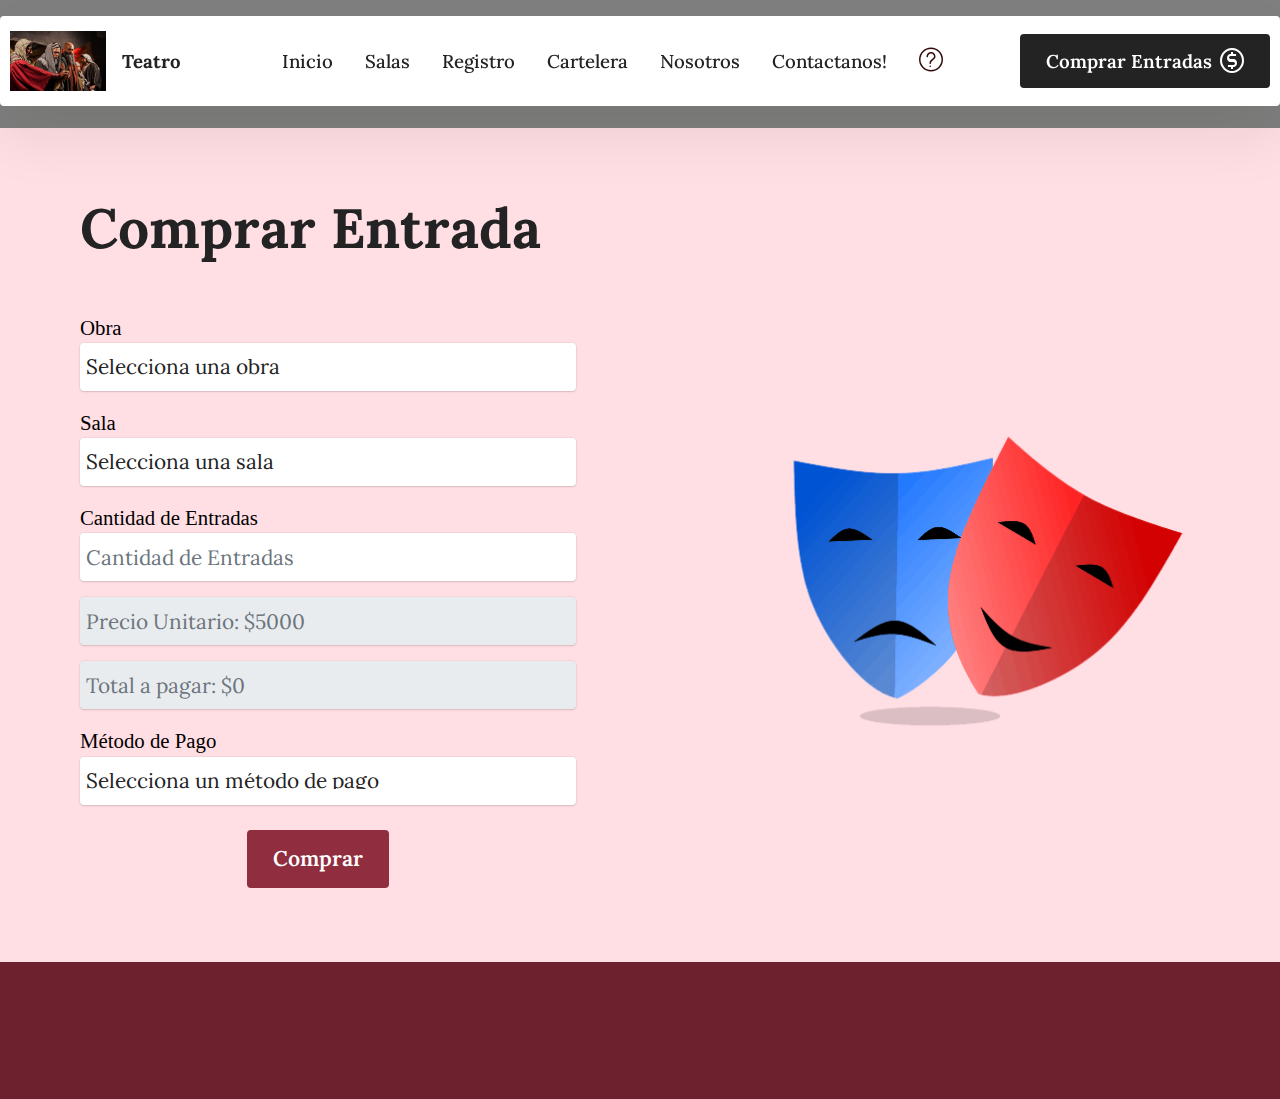
<file: comprar.html>
<!DOCTYPE html>
<html>

<head>
    <meta charset="UTF-8">
    <meta http-equiv="X-UA-Compatible" content="IE=edge">
    <meta name="generator" content="Mobirise v6.1.4, mobirise.com">
    <meta name="viewport" content="width=device-width, initial-scale=1, minimum-scale=1">
    <link rel="shortcut icon" href="assets/images/photo-1734290176449-886b4f449c4c.jpeg" type="image/x-icon">
    <meta name="description" content="">

    <title>Comprar</title>
    <link rel="stylesheet" href="assets/web/assets/mobirise-icons2/mobirise2.css">
    <link rel="stylesheet" href="assets/web/assets/mobirise-icons-bold/mobirise-icons-bold.css">
    <link rel="stylesheet" href="assets/bootstrap/css/bootstrap.min.css">
    <link rel="stylesheet" href="assets/animatecss/animate.css">
    <link rel="stylesheet" href="assets/dropdown/css/style.css">
    <link rel="stylesheet" href="assets/socicon/css/styles.css">
    <link rel="stylesheet" href="assets/theme/css/style.css">
    <link rel="preload"
        href="https://fonts.googleapis.com/css?family=Ubuntu:300,300i,400,400i,500,500i,700,700i&display=swap"
        as="style" onload="this.onload=null;this.rel='stylesheet'">
    <noscript>
        <link rel="stylesheet"
            href="https://fonts.googleapis.com/css?family=Ubuntu:300,300i,400,400i,500,500i,700,700i&display=swap">
    </noscript>
    <link rel="preload"
        href="https://fonts.googleapis.com/css?family=Lora:400,500,600,700,400i,500i,600i,700i&display=swap" as="style"
        onload="this.onload=null;this.rel='stylesheet'">
    <noscript>
        <link rel="stylesheet"
            href="https://fonts.googleapis.com/css?family=Lora:400,500,600,700,400i,500i,600i,700i&display=swap">
    </noscript>
    <link rel="preload" as="style" href="assets/mobirise/css/mbr-additional.css?v=LWvqS0">
    <link rel="stylesheet" href="assets/mobirise/css/mbr-additional.css?v=LWvqS0" type="text/css">

    <!-- Google tag (gtag.js) -->
<script async src="https://www.googletagmanager.com/gtag/js?id=G-MC52V3PMRL"></script>
<script>
  window.dataLayer = window.dataLayer || [];
  function gtag(){dataLayer.push(arguments);}
  gtag('js', new Date());

  gtag('config', 'G-MC52V3PMRL');
</script>
</head>

<body>

    <section data-bs-version="5.1" class="menu menu2 cid-v0o1oon5yP" once="menu" id="menu02-13">
        <nav class="navbar navbar-dropdown navbar-fixed-top navbar-expand-lg">
            <div class="container">
                <div class="navbar-brand">
                    <span class="navbar-logo">
                        <a href="index.html">
                            <img src="assets/images/photo-1734290176449-886b4f449c4c.jpeg"
                                alt="Mobirise Website Builder" style="height: 3.7rem;">
                        </a>
                    </span>
                    <span class="navbar-caption-wrap"><a class="navbar-caption text-black display-4"
                            href="index.html">Teatro</a></span>
                </div>
                <button class="navbar-toggler" type="button" data-toggle="collapse" data-bs-toggle="collapse"
                    data-target="#navbarSupportedContent" data-bs-target="#navbarSupportedContent"
                    aria-controls="navbarNavAltMarkup" aria-expanded="false" aria-label="Toggle navigation">
                    <div class="hamburger">
                        <span></span>
                        <span></span>
                        <span></span>
                        <span></span>
                    </div>
                </button>
                <div class="collapse navbar-collapse" id="navbarSupportedContent">
                    <ul class="navbar-nav nav-dropdown" data-app-modern-menu="true">
                        <li class="nav-item"><a class="nav-link link text-black text-primary display-4"
                                href="index.html">Inicio</a></li>
                        <li class="nav-item"><a class="nav-link link text-black text-primary display-4"
                                href="salas.html">Salas</a></li>
                        <li class="nav-item"><a class="nav-link link text-black text-primary display-4"
                                href="registro.html">Registro</a></li>
                        <li class="nav-item"><a class="nav-link link text-black text-primary display-4"
                                href="Cartelera.html">Cartelera</a></li>
                        <li class="nav-item"><a class="nav-link link text-black text-primary display-4"
                                href="somos.html">Nosotros</a></li>
                        <li class="nav-item"><a class="nav-link link text-black text-primary display-4"
                                href="contacto.html">Contactanos!</a></li>
                        <li class="nav-item"><a class="nav-link link text-black text-primary display-4"
                                href="preguntas.html"><span class="mbrib-question mbr-iconfont mbr-iconfont-btn"
                                    style="color: rgb(50, 7, 7);"></span></a></li>
                    </ul>

                    <div class="navbar-buttons mbr-section-btn">
                        <a class="btn btn-black display-4" href="comprar.html">
                            <span class="mobi-mbri mobi-mbri-cash mbr-iconfont mbr-iconfont-btn"></span>
                            Comprar Entradas
                        </a>
                    </div>
                </div>
            </div>
        </nav>
    </section>

    <section data-bs-version="5.1" class="header18 cid-v0up2FLkQb"
        data-bg-video="https://youtu.be/A6JfwBOBJGA?si=pHO_UdZFHcLLFm1T" id="header18-1j">
        <div class="mbr-overlay" style="opacity: 0.5; background-color: rgb(0, 0, 0);"></div>
        <div class="container-fluid">
            <div class="row">
                <div class="content-wrap col-12 col-md-12"></div>
            </div>
        </div>
    </section>

    <section data-bs-version="5.1" class="form03 cid-v0v1sU9S37" id="form03-1s">
        <div class="container">
            <div class="row justify-content-center">
                <div class="col-12 col-lg item-wrapper">
                    <div class="mbr-section-head mb-5">
                        <h3 class="mbr-section-title mbr-fonts-style align-center mb-0 display-2">
                            <strong>Comprar Entrada</strong>
                        </h3>
                    </div>

                    <div class="col-lg-12 mx-auto mbr-form" data-form-type="formoid">
                        <form id="form-comprar" action="https://mobirise.eu/" method="POST"
                            class="mbr-form form-with-styler" data-form-title="Form Name">
                            <input type="hidden" name="email" data-form-email="true">

                            <div class="row" style="background-color: rgb(109, 33, 46);">
                                <div hidden data-form-alert class="alert alert-success col-12">
                                    Compra realizada con Éxito!
                                </div>
                                <div hidden data-form-alert-danger class="alert alert-danger col-12">
                                    Oops...! algún problema!
                                </div>
                            </div>

                            <div class="dragArea row">

                                <div class="col-12 form-group mb-3">
    <label for="espectaculo-form03-1s" style="color: black; font-size: 1.3rem;">Obra</label>
    <select name="espectaculo" class="form-control" id="espectaculo-form03-1s" required
        style="font-size: 1.3rem; padding: 5px;">
        <option value="" disabled selected>Selecciona una obra</option>
        <option>Romeo y Julieta</option>
        <option>TOC TOC</option>
        <option>Drácula, el musical</option>
        <option>Art</option>
        <option>El Método Grönholm</option>
        <option>Las chicas del calendario</option>
        <option>El sí de las niñas</option>
        <option>Esperando la carroza</option>
        <option>La verdad</option>
    </select>
</div>

<div class="col-12 form-group mb-3">
    <label for="sala-form03-1s" style="color: black; font-size: 1.3rem;">Sala</label>
    <select name="sala" class="form-control" id="sala-form03-1s" required style="font-size: 1.3rem; padding: 5px;">
        <option value="" disabled selected>Selecciona una sala</option>
        <option>Sala Principal</option>
        <option>Sala Experimental</option>
        <option>Sala de Ensayo</option>
        <option>Sala Íntima</option>
    </select>
</div>

<div class="col-12 form-group mb-3">
    <label for="phone-form03-1s" style="color: black; font-size: 1.3rem;">Cantidad de Entradas</label>
    <input type="number" min="1" name="phone" placeholder="Cantidad de Entradas"
        class="form-control" value="" id="phone-form03-1s" required
        style="font-size: 1.3rem; padding: 5px;">
</div>

<div class="col-12 form-group mb-3">
    <input type="text" readonly placeholder="Precio Unitario: $5000" class="form-control"
        style="font-size: 1.3rem; padding: 5px;" value="">
</div>

<div class="col-12 form-group mb-3">
    <input type="text" readonly placeholder="Total a pagar: $0" class="form-control" id="total-pagar"
        style="font-size: 1.3rem; padding: 5px;">
</div>

<div class="col-12 form-group mb-3">
    <label for="metodo-de-pago-form03-1s" style="color: black; font-size: 1.3rem;">Método de Pago</label>
    <select name="metodo-de-pago" class="form-control" id="metodo-de-pago-form03-1s" required
        style="font-size: 1.3rem; padding: 5px;">
        <option value="" disabled selected>Selecciona un método de pago</option>
        <option>Efectivo</option>
        <option>Tarjeta de crédito</option>
        <option>Tarjeta de débito</option>
        <option>Mercado Pago</option>
        <option>Transferencia bancaria</option>
    </select>
</div>


                                <div class="col-lg-12 col-md-12 col-sm-12 align-center mbr-section-btn">
                                    <button type="submit" class="btn btn-primary display-7">Comprar</button>
                                </div>
                            </div>
                        </form>
                    </div>
                </div>

                <div class="col-12 col-lg-6">
                    <div class="image-wrapper">
                        <img class="w-100" src="assets/images/mbr-1187x917.png" alt="Mobirise Website Builder">
                    </div>
                </div>
            </div>
        </div>
    </section>

    <section data-bs-version="5.1" class="footer3 cid-v0vp91UDJb" once="footers" id="footer03-24">
        <div class="container">
            <div class="row">
                <div class="col-12 mt-4">
                    <p class="mbr-fonts-style copyright display-7">
                        <strong><em>TEATRO ESTELAR</em></strong><br>
                        <em>“El teatro es el arte de hacer visible lo invisible”</em><br>
                        © 2025 Teatro Estelar – Todos los derechos reservados
                    </p>
                </div>
            </div>
        </div>
    </section>

    <script src="assets/bootstrap/js/bootstrap.bundle.min.js"></script>
    <script src="assets/smoothscroll/smooth-scroll.js"></script>
    <script src="assets/ytplayer/index.js"></script>
    <script src="assets/dropdown/js/navbar-dropdown.js"></script>
    <script src="assets/vimeoplayer/player.js"></script>
    <script src="assets/theme/js/script.js"></script>
    <script src="assets/formoid/formoid.min.js"></script>

    <script>
        const precioUnitario = 5000;
        const cantidadInput = document.getElementById('phone-form03-1s');
        const totalInput = document.getElementById('total-pagar');

        cantidadInput.addEventListener('input', () => {
            const cantidad = parseInt(cantidadInput.value) || 0;
            const total = cantidad * precioUnitario;
            totalInput.value = `Total a pagar: $${total}`;
        });

        document.getElementById('form-comprar').addEventListener('submit', function (e) {
            e.preventDefault();
            var modal = new bootstrap.Modal(document.getElementById('registroModal'));
            modal.show();
        });
    </script>

    <div class="modal fade" id="registroModal" tabindex="-1" aria-labelledby="registroModalLabel" aria-hidden="true">
        <div class="modal-dialog modal-dialog-centered" style="max-width: 350px;">
            <div class="modal-content"
                style="background-color: #6d212e; color: white; border-radius: 15px; width: 350px; height: 250px; display: flex; flex-direction: column; justify-content: center; align-items: center; text-align: center; box-shadow: 0 0 15px rgba(0,0,0,0.4);">
                <h5 class="modal-title mb-3" id="registroModalLabel" style="font-size: 1.3rem;">¡Compra exitosa!</h5>
                <p style="font-size: 0.95rem; margin: 0 15px 15px 15px;">
                    Gracias por tu compra en <strong>Teatro Estelar</strong> 🎭<br>
                    Pronto recibirás tus entradas.
                </p>
                <button type="button" class="btn btn-light btn-sm mt-2" data-bs-dismiss="modal">Cerrar</button>
            </div>
        </div>
    </div>

    <div id="scrollToTop" class="scrollToTop mbr-arrow-up">
        <a style="text-align: center;"><i class="mbr-arrow-up-icon mbr-arrow-up-icon-cm cm-icon cm-icon-smallarrow-up"></i></a>
    </div>
    <input name="animation" type="hidden">
</body>

</html>
</file>
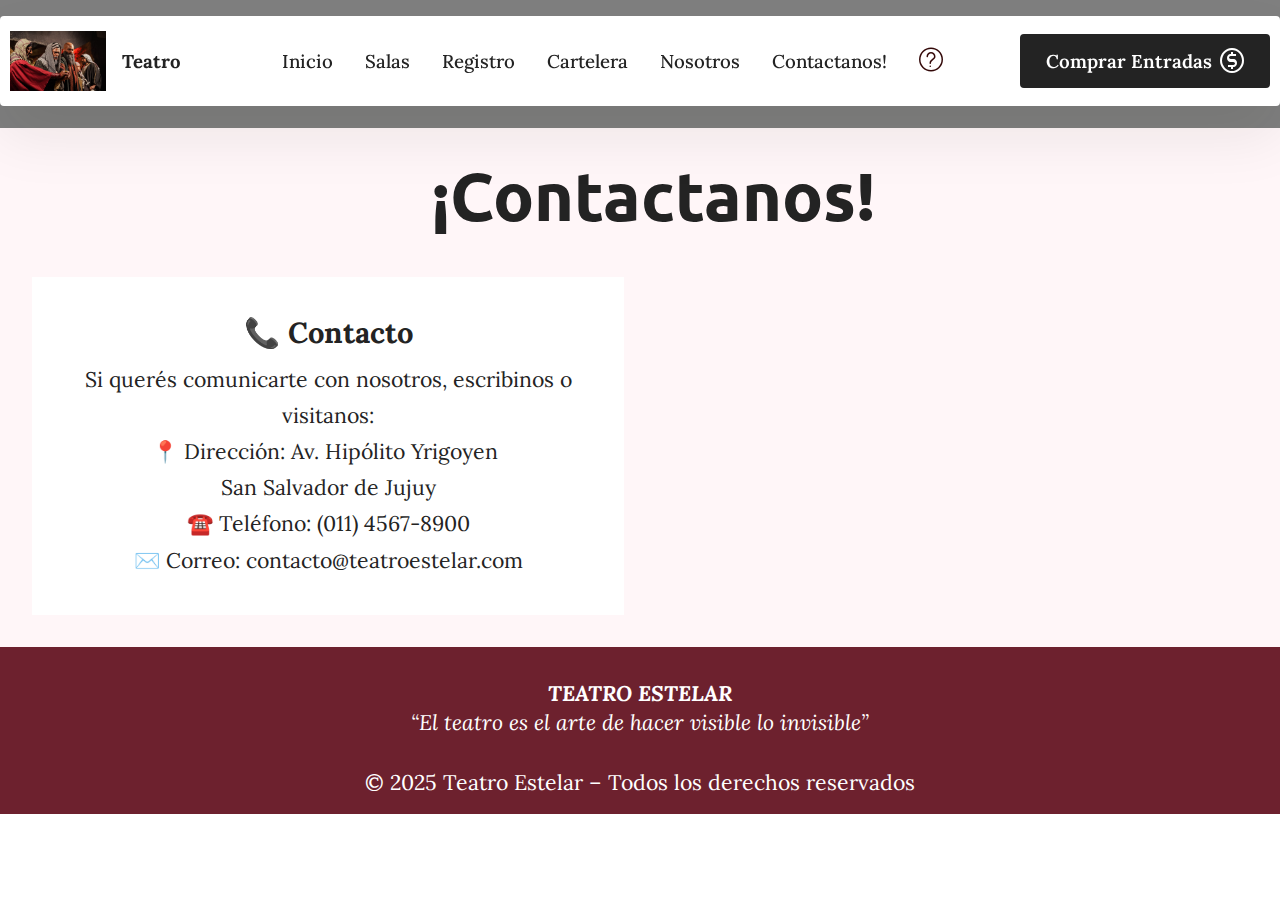
<file: contacto.html>
<!DOCTYPE html>
<html  >
<head>
  <!-- Site made with Mobirise Website Builder v6.1.4, https://mobirise.com -->
  <meta charset="UTF-8">
  <meta http-equiv="X-UA-Compatible" content="IE=edge">
  <meta name="generator" content="Mobirise v6.1.4, mobirise.com">
  <meta name="viewport" content="width=device-width, initial-scale=1, minimum-scale=1">
  <link rel="shortcut icon" href="assets/images/photo-1734290176449-886b4f449c4c.jpeg" type="image/x-icon">
  <meta name="description" content="">
  
  
  <title>Contacto</title>
  <link rel="stylesheet" href="assets/web/assets/mobirise-icons2/mobirise2.css">
  <link rel="stylesheet" href="assets/web/assets/mobirise-icons-bold/mobirise-icons-bold.css">
  <link rel="stylesheet" href="assets/bootstrap/css/bootstrap.min.css">
  <link rel="stylesheet" href="assets/animatecss/animate.css">
  <link rel="stylesheet" href="assets/dropdown/css/style.css">
  <link rel="stylesheet" href="assets/socicon/css/styles.css">
  <link rel="stylesheet" href="assets/theme/css/style.css">
  <link rel="preload" href="https://fonts.googleapis.com/css?family=Ubuntu:300,300i,400,400i,500,500i,700,700i&display=swap" as="style" onload="this.onload=null;this.rel='stylesheet'">
  <noscript><link rel="stylesheet" href="https://fonts.googleapis.com/css?family=Ubuntu:300,300i,400,400i,500,500i,700,700i&display=swap"></noscript>
  <link rel="preload" href="https://fonts.googleapis.com/css?family=Lora:400,500,600,700,400i,500i,600i,700i&display=swap" as="style" onload="this.onload=null;this.rel='stylesheet'">
  <noscript><link rel="stylesheet" href="https://fonts.googleapis.com/css?family=Lora:400,500,600,700,400i,500i,600i,700i&display=swap"></noscript>
  <link rel="preload" as="style" href="assets/mobirise/css/mbr-additional.css?v=9Lr1aR"><link rel="stylesheet" href="assets/mobirise/css/mbr-additional.css?v=9Lr1aR" type="text/css">

  <!-- Google tag (gtag.js) -->
<script async src="https://www.googletagmanager.com/gtag/js?id=G-MC52V3PMRL"></script>
<script>
  window.dataLayer = window.dataLayer || [];
  function gtag(){dataLayer.push(arguments);}
  gtag('js', new Date());

  gtag('config', 'G-MC52V3PMRL');
</script>
  
</head>
<body>
  
  <section data-bs-version="5.1" class="menu menu2 cid-v0o1oon5yP" once="menu" id="menu02-16">
	

	<nav class="navbar navbar-dropdown navbar-fixed-top navbar-expand-lg">
		<div class="container">
			<div class="navbar-brand">
				<span class="navbar-logo">
					<a href="index.html">
						<img src="assets/images/photo-1734290176449-886b4f449c4c.jpeg" alt="Mobirise Website Builder" style="height: 3.7rem;">
					</a>
				</span>
				<span class="navbar-caption-wrap"><a class="navbar-caption text-black display-4" href="index.html">Teatro</a></span>
			</div>
			<button class="navbar-toggler" type="button" data-toggle="collapse" data-bs-toggle="collapse" data-target="#navbarSupportedContent" data-bs-target="#navbarSupportedContent" aria-controls="navbarNavAltMarkup" aria-expanded="false" aria-label="Toggle navigation">
				<div class="hamburger">
					<span></span>
					<span></span>
					<span></span>
					<span></span>
				</div>
			</button>
			<div class="collapse navbar-collapse" id="navbarSupportedContent">
				<ul class="navbar-nav nav-dropdown" data-app-modern-menu="true"><li class="nav-item">
						<a class="nav-link link text-black text-primary display-4" href="index.html">Inicio</a>
					</li><li class="nav-item"><a class="nav-link link text-black text-primary display-4" href="salas.html">Salas</a></li><li class="nav-item"><a class="nav-link link text-black text-primary display-4" href="registro.html">Registro</a></li>
					<li class="nav-item">
						<a class="nav-link link text-black text-primary display-4" href="Cartelera.html" aria-expanded="false">Cartelera</a>
					</li><li class="nav-item"><a class="nav-link link text-black text-primary display-4" href="somos.html">Nosotros</a></li><li class="nav-item"><a class="nav-link link text-black text-primary display-4" href="contacto.html">Contactanos!</a></li><li class="nav-item"><a class="nav-link link text-black text-primary display-4" href="preguntas.html"><span class="mbrib-question mbr-iconfont mbr-iconfont-btn" style="color: rgb(50, 7, 7);"></span></a></li></ul>
				
				<div class="navbar-buttons mbr-section-btn"><a class="btn btn-black display-4" href="comprar.html"><span class="mobi-mbri mobi-mbri-cash mbr-iconfont mbr-iconfont-btn"></span>Comprar Entradas</a></div>
			</div>
		</div>
	</nav>
</section>

<section data-bs-version="5.1" class="header18 cid-v0tq2NhX7c" data-bg-video="https://youtu.be/A6JfwBOBJGA?si=pHO_UdZFHcLLFm1T" id="header18-1a">
  

  <div class="mbr-overlay" style="opacity: 0.5; background-color: rgb(0, 0, 0);"></div>
  <div class="container-fluid">
    <div class="row">
      <div class="content-wrap col-12 col-md-12">
        
        
        
        
      </div>
    </div>
  </div>
</section>

<section data-bs-version="5.1" class="contacts02 map1 cid-v0tp8Fx1Y1" id="contacts02-18">

    

    
    <div class="container">
        <div class="row justify-content-center">
            <div class="col-12 content-head">
                <div class="mbr-section-head mb-5">
                    <h3 class="mbr-section-title mbr-fonts-style align-center mb-0 display-1"><p style="margin-left: 25px;">
                        <strong>¡Contactanos!</strong></p></h3>
                    
                </div>
            </div>
        </div>
        <div class="row justify-content-center">
            <div class="card col-12 col-md-12 col-lg-6">
                <div class="card-wrapper">
                    <div class="text-wrapper">
                        <h5 class="cardTitle mbr-fonts-style mb-2 display-5"><strong>📞 Contacto</strong></h5>
                        <ul class="list mbr-fonts-style display-7">
                            <li class="mbr-text item-wrap"><span style="font-size: calc(1.14rem + 0.26 * ((100vw - 62rem) / 25));">Si querés comunicarte con nosotros, escribinos o visitanos:</span></li><li class="mbr-text item-wrap">📍 Dirección: Av. Hipólito Yrigoyen&nbsp;</li><li class="mbr-text item-wrap">San Salvador de Jujuy</li><li class="mbr-text item-wrap">☎️ Teléfono: (011) 4567-8900</li><li class="mbr-text item-wrap">✉️ Correo: contacto@teatroestelar.com</li>
                        </ul>
                    </div>
                </div>
            </div>
            <div class="map-wrapper col-md-12 col-lg-6">
                <div class="google-map"><iframe frameborder="0" style="border:0" src="https://www.google.com/maps/embed?pb=!1m18!1m12!1m3!1d116449.47890940147!2d-65.3879576299605!3d-24.205160912195733!2m3!1f0!2f0!3f0!3m2!1i1024!2i768!4f13.1!3m3!1m2!1s0x941b0f4e8bd7a62f%3A0x315150e057f6e499!2sSan%20Salvador%20de%20Jujuy%2C%20Jujuy!5e0!3m2!1ses-419!2sar!4v1761256747522!5m2!1ses-419!2sar" allowfullscreen=""></iframe></div>
            </div>
        </div>
    </div>
</section>

<section data-bs-version="5.1" class="footer3 cid-v0vp91UDJb" once="footers" id="footer03-24">

        

    

    <div class="container">
        <div class="row">
            

            
            <div class="col-12 mt-4">
                <p class="mbr-fonts-style copyright display-7"><strong><em>TEATRO ESTELAR</em></strong><br><em>“El teatro es el arte de hacer visible lo invisible”</em><strong><em><br></em></strong><br>© 2025 Teatro Estelar – Todos los derechos reservados
                </p>
            </div>
        </div>
    </div>
<script src="assets/bootstrap/js/bootstrap.bundle.min.js"></script>  <script src="assets/smoothscroll/smooth-scroll.js"></script>  <script src="assets/ytplayer/index.js"></script>  <script src="assets/dropdown/js/navbar-dropdown.js"></script>  <script src="assets/vimeoplayer/player.js"></script>  <script src="assets/theme/js/script.js"></script>  
  
  
 <div id="scrollToTop" class="scrollToTop mbr-arrow-up"><a style="text-align: center;"><i class="mbr-arrow-up-icon mbr-arrow-up-icon-cm cm-icon cm-icon-smallarrow-up"></i></a></div>
    <input name="animation" type="hidden">
  </body>
</html>
</file>
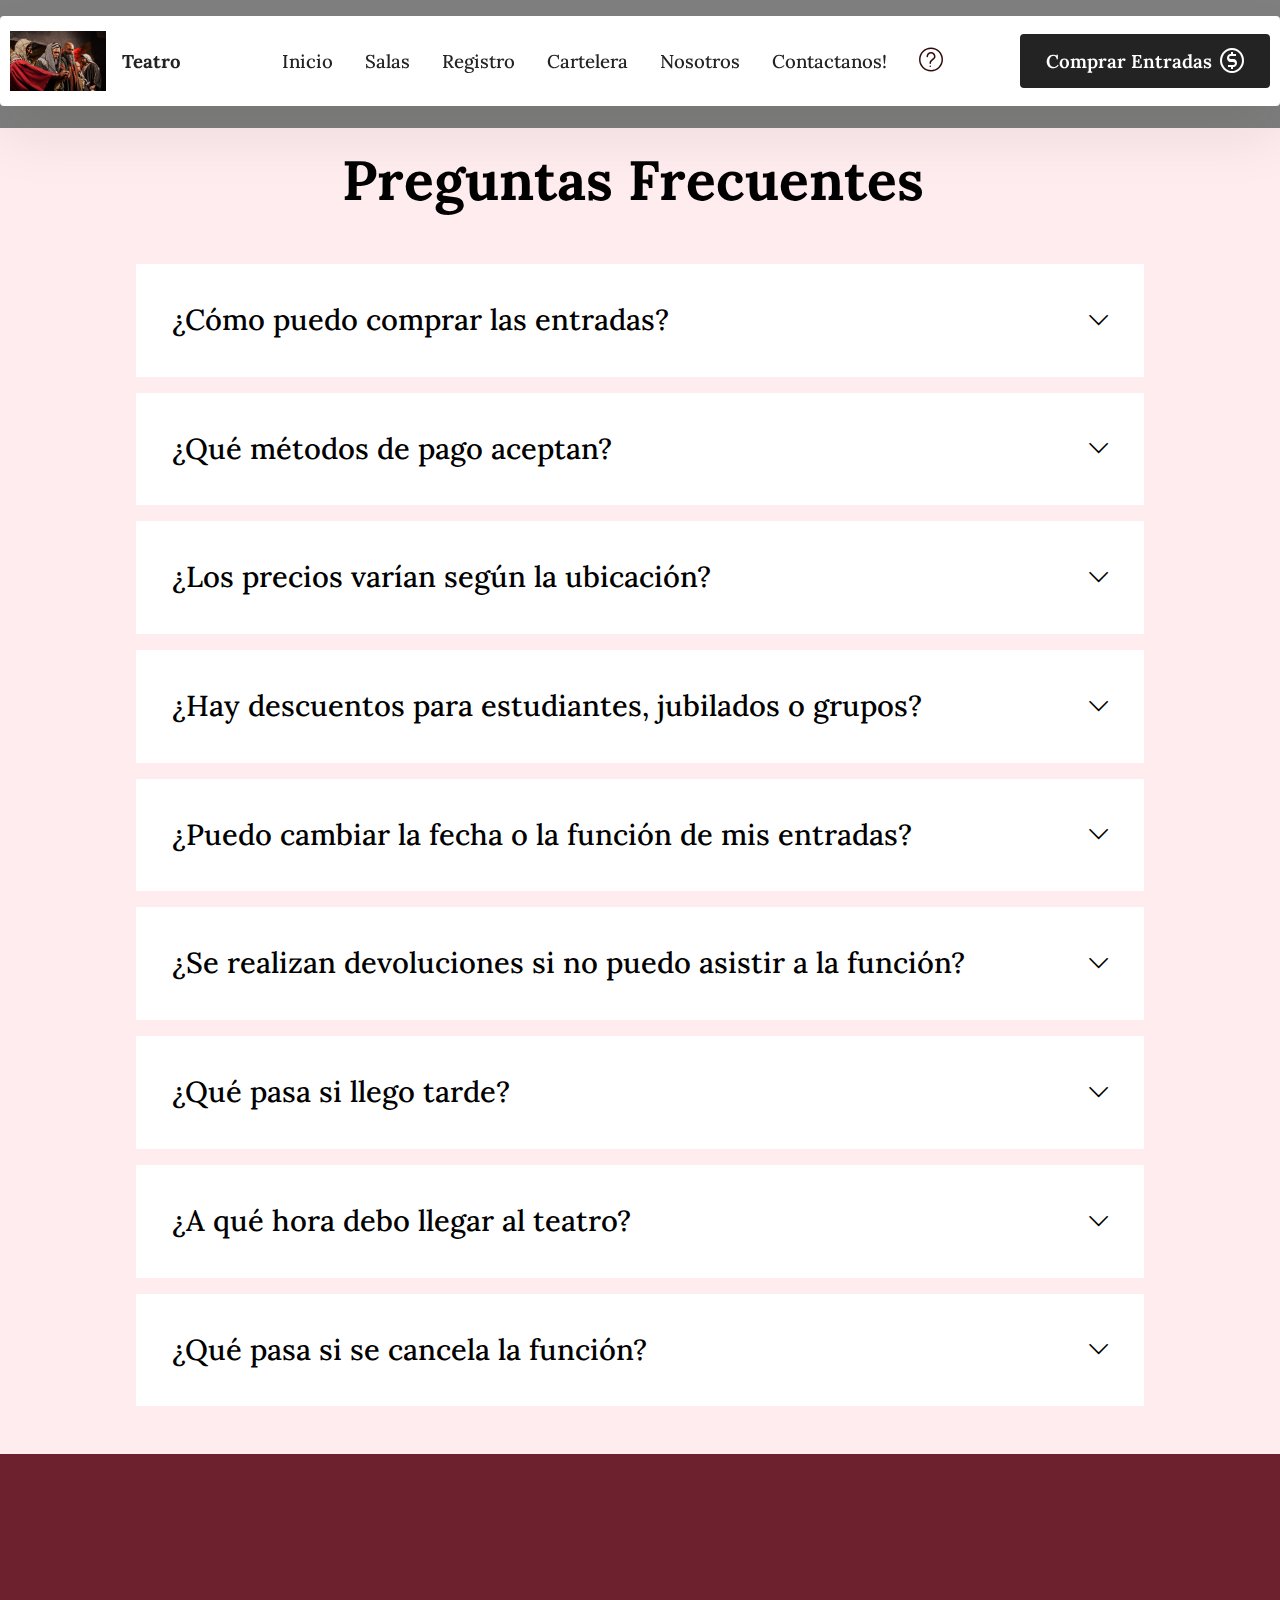
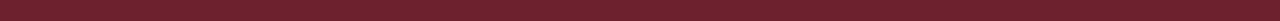
<file: preguntas.html>
<!DOCTYPE html>
<html  >
<head>
  <!-- Site made with Mobirise Website Builder v6.1.4, https://mobirise.com -->
  <meta charset="UTF-8">
  <meta http-equiv="X-UA-Compatible" content="IE=edge">
  <meta name="generator" content="Mobirise v6.1.4, mobirise.com">
  <meta name="viewport" content="width=device-width, initial-scale=1, minimum-scale=1">
  <link rel="shortcut icon" href="assets/images/photo-1734290176449-886b4f449c4c.jpeg" type="image/x-icon">
  <meta name="description" content="">
  
  
  <title>Preguntas Frecuentes</title>
  <link rel="stylesheet" href="assets/web/assets/mobirise-icons2/mobirise2.css">
  <link rel="stylesheet" href="assets/web/assets/mobirise-icons-bold/mobirise-icons-bold.css">
  <link rel="stylesheet" href="assets/bootstrap/css/bootstrap.min.css">
  <link rel="stylesheet" href="assets/animatecss/animate.css">
  <link rel="stylesheet" href="assets/dropdown/css/style.css">
  <link rel="stylesheet" href="assets/socicon/css/styles.css">
  <link rel="stylesheet" href="assets/theme/css/style.css">
  <link rel="preload" href="https://fonts.googleapis.com/css?family=Ubuntu:300,300i,400,400i,500,500i,700,700i&display=swap" as="style" onload="this.onload=null;this.rel='stylesheet'">
  <noscript><link rel="stylesheet" href="https://fonts.googleapis.com/css?family=Ubuntu:300,300i,400,400i,500,500i,700,700i&display=swap"></noscript>
  <link rel="preload" href="https://fonts.googleapis.com/css?family=Lora:400,500,600,700,400i,500i,600i,700i&display=swap" as="style" onload="this.onload=null;this.rel='stylesheet'">
  <noscript><link rel="stylesheet" href="https://fonts.googleapis.com/css?family=Lora:400,500,600,700,400i,500i,600i,700i&display=swap"></noscript>
  <link rel="preload" as="style" href="assets/mobirise/css/mbr-additional.css?v=FP8xNJ"><link rel="stylesheet" href="assets/mobirise/css/mbr-additional.css?v=FP8xNJ" type="text/css">

  <!-- Google tag (gtag.js) -->
<script async src="https://www.googletagmanager.com/gtag/js?id=G-MC52V3PMRL"></script>
<script>
  window.dataLayer = window.dataLayer || [];
  function gtag(){dataLayer.push(arguments);}
  gtag('js', new Date());

  gtag('config', 'G-MC52V3PMRL');
</script>
  
</head>
<body>
  
  <section data-bs-version="5.1" class="menu menu2 cid-v0o1oon5yP" once="menu" id="menu02-h">
	

	<nav class="navbar navbar-dropdown navbar-fixed-top navbar-expand-lg">
		<div class="container">
			<div class="navbar-brand">
				<span class="navbar-logo">
					<a href="index.html">
						<img src="assets/images/photo-1734290176449-886b4f449c4c.jpeg" alt="Mobirise Website Builder" style="height: 3.7rem;">
					</a>
				</span>
				<span class="navbar-caption-wrap"><a class="navbar-caption text-black display-4" href="index.html">Teatro</a></span>
			</div>
			<button class="navbar-toggler" type="button" data-toggle="collapse" data-bs-toggle="collapse" data-target="#navbarSupportedContent" data-bs-target="#navbarSupportedContent" aria-controls="navbarNavAltMarkup" aria-expanded="false" aria-label="Toggle navigation">
				<div class="hamburger">
					<span></span>
					<span></span>
					<span></span>
					<span></span>
				</div>
			</button>
			<div class="collapse navbar-collapse" id="navbarSupportedContent">
				<ul class="navbar-nav nav-dropdown" data-app-modern-menu="true"><li class="nav-item">
						<a class="nav-link link text-black text-primary display-4" href="index.html">Inicio</a>
					</li><li class="nav-item"><a class="nav-link link text-black text-primary display-4" href="salas.html">Salas</a></li><li class="nav-item"><a class="nav-link link text-black text-primary display-4" href="registro.html">Registro</a></li>
					<li class="nav-item">
						<a class="nav-link link text-black text-primary display-4" href="Cartelera.html" aria-expanded="false">Cartelera</a>
					</li><li class="nav-item"><a class="nav-link link text-black text-primary display-4" href="somos.html">Nosotros</a></li><li class="nav-item"><a class="nav-link link text-black text-primary display-4" href="contacto.html">Contactanos!</a></li><li class="nav-item"><a class="nav-link link text-black text-primary display-4" href="preguntas.html"><span class="mbrib-question mbr-iconfont mbr-iconfont-btn" style="color: rgb(50, 7, 7);"></span></a></li></ul>
				
				<div class="navbar-buttons mbr-section-btn"><a class="btn btn-black display-4" href="comprar.html"><span class="mobi-mbri mobi-mbri-cash mbr-iconfont mbr-iconfont-btn"></span>Comprar Entradas</a></div>
			</div>
		</div>
	</nav>
</section>

<section data-bs-version="5.1" class="header18 cid-v0u2Cv1bTm" data-bg-video="https://youtu.be/A6JfwBOBJGA?si=LlrpxY0esYrUOj2M" id="header18-1e">
  

  <div class="mbr-overlay" style="opacity: 0.5; background-color: rgb(0, 0, 0);"></div>
  <div class="container-fluid">
    <div class="row">
      <div class="content-wrap col-12 col-md-12">
        
        
        
        
      </div>
    </div>
  </div>
</section>

<section data-bs-version="5.1" class="list1 cid-v0u2wX90f9" id="list01-1d">	
    
	
	<div class="container">
		<div class="row justify-content-center">
			<div class="col-12 col-md-12 col-lg-10 m-auto">
				<div class="content">
					<div class="row justify-content-center mb-5">
						<div class="col-12 content-head">
							<div class="mbr-section-head">
								<h4 class="mbr-section-title mbr-fonts-style align-center mb-0 display-2"><strong>Preguntas Frecuentes&nbsp;</strong></h4>
								
							</div>
						</div>
					</div>
					<div id="bootstrap-accordion_25" class="panel-group accordionStyles accordion" role="tablist" aria-multiselectable="true">
						<div class="card">
							<div class="card-header" role="tab" id="headingOne">
								<a role="button" class="panel-title collapsed" data-toggle="collapse" data-bs-toggle="collapse" data-core="" href="#collapse1_25" aria-expanded="false" aria-controls="collapse1">
									<h6 class="panel-title-edit mbr-semibold mbr-fonts-style mb-0 display-5">¿Cómo puedo comprar las entradas?</h6>
									<span class="sign mbr-iconfont mobi-mbri-arrow-down"></span>
								</a>
							</div>
							<div id="collapse1_25" class="panel-collapse noScroll collapse" role="tabpanel" aria-labelledby="headingOne" data-parent="#accordion" data-bs-parent="#bootstrap-accordion_25">
								<div class="panel-body">
									<p class="mbr-fonts-style panel-text display-7">Podés comprar tus entradas directamente desde nuestra página web, de forma rápida y segura. Solo tenés que elegir la obra que querés ver, seleccionar la fecha y el horario que más te convengan, y finalmente elegir tu asiento dentro del mapa del teatro. Una vez confirmado el pago, recibirás un correo electrónico con tu entrada digital. También podés comprar tus entradas en la boletería del teatro antes de la función, según disponibilidad.</p>
								</div>
							</div>
						</div>
						<div class="card">
							<div class="card-header" role="tab" id="headingOne">
								<a role="button" class="panel-title collapsed" data-toggle="collapse" data-bs-toggle="collapse" data-core="" href="#collapse2_25" aria-expanded="false" aria-controls="collapse2">
									<h6 class="panel-title-edit mbr-semibold mbr-fonts-style mb-0 display-5">¿Qué métodos de pago aceptan?</h6>
									<span class="sign mbr-iconfont mobi-mbri-arrow-down"></span>
								</a>
							</div>
							<div id="collapse2_25" class="panel-collapse noScroll collapse" role="tabpanel" aria-labelledby="headingOne" data-parent="#accordion" data-bs-parent="#bootstrap-accordion_25">
								<div class="panel-body">
									<p class="mbr-fonts-style panel-text display-7">
										Aceptamos varios medios de pago para tu comodidad: tarjetas de crédito y débito, transferencias bancarias y pagos a través de plataformas como Mercado Pago. Todos los pagos se procesan de manera segura y recibirás un comprobante electrónico una vez confirmada la transacción.
									</p>
								</div>
							</div>
						</div>
						<div class="card">
							<div class="card-header" role="tab" id="headingOne">
								<a role="button" class="panel-title collapsed" data-toggle="collapse" data-bs-toggle="collapse" data-core="" href="#collapse3_25" aria-expanded="false" aria-controls="collapse3">
									<h6 class="panel-title-edit mbr-semibold mbr-fonts-style mb-0 display-5">¿Los precios varían según la ubicación?</h6>
									<span class="sign mbr-iconfont mobi-mbri-arrow-down"></span>
								</a>
							</div>
							<div id="collapse3_25" class="panel-collapse noScroll collapse" role="tabpanel" aria-labelledby="headingOne" data-parent="#accordion" data-bs-parent="#bootstrap-accordion_25">
								<div class="panel-body">
									<p class="mbr-fonts-style panel-text display-7">
										Así es. El precio de las entradas puede variar dependiendo del sector del teatro (platea, palco, pullman, etc.). Esto se debe a la visibilidad y cercanía al escenario. En cada función verás claramente los precios correspondientes a cada zona antes de realizar el pago
									</p>
								</div>
							</div>
						</div>
						<div class="card">
							<div class="card-header" role="tab" id="headingOne">
								<a role="button" class="panel-title collapsed" data-toggle="collapse" data-bs-toggle="collapse" data-core="" href="#collapse4_25" aria-expanded="false" aria-controls="collapse4">
									<h6 class="panel-title-edit mbr-semibold mbr-fonts-style mb-0 display-5">¿Hay descuentos para estudiantes, jubilados o grupos?</h6>
									<span class="sign mbr-iconfont mobi-mbri-arrow-down"></span>
								</a>
							</div>
							<div id="collapse4_25" class="panel-collapse noScroll collapse" role="tabpanel" aria-labelledby="headingOne" data-parent="#accordion" data-bs-parent="#bootstrap-accordion_25">
								<div class="panel-body">
									<p class="mbr-fonts-style panel-text display-7">
										Algunas obras ofrecen descuentos especiales para estudiantes, jubilados o grupos numerosos. Estas promociones se detallan en la página de cada espectáculo y pueden requerir la presentación de documentación o acreditación al ingresar al teatro.</p>
								</div>
							</div>
						</div>
						<div class="card">
							<div class="card-header" role="tab" id="headingOne">
								<a role="button" class="panel-title collapsed" data-toggle="collapse" data-bs-toggle="collapse" data-core="" href="#collapse5_25" aria-expanded="false" aria-controls="collapse5">
									<h6 class="panel-title-edit mbr-semibold mbr-fonts-style mb-0 display-5">¿Puedo cambiar la fecha o la función de mis entradas?</h6>
									<span class="sign mbr-iconfont mobi-mbri-arrow-down"></span>
								</a>
							</div>
							<div id="collapse5_25" class="panel-collapse noScroll collapse" role="tabpanel" aria-labelledby="headingOne" data-parent="#accordion" data-bs-parent="#bootstrap-accordion_25">
								<div class="panel-body">
									<p class="mbr-fonts-style panel-text display-7">En general, los cambios están sujetos a la política de cada obra y a la disponibilidad de funciones. Si necesitás modificar la fecha, te sugerimos contactarte con nuestro equipo de atención al cliente lo antes posible para verificar si es posible realizar el cambio.</p>
								</div>
							</div>
						</div>
						<div class="card">
							<div class="card-header" role="tab" id="headingOne">
								<a role="button" class="panel-title collapsed" data-toggle="collapse" data-bs-toggle="collapse" data-core="" href="#collapse6_25" aria-expanded="false" aria-controls="collapse6">
									<h6 class="panel-title-edit mbr-semibold mbr-fonts-style mb-0 display-5">¿Se realizan devoluciones si no puedo asistir a la función?</h6>
									<span class="sign mbr-iconfont mobi-mbri-arrow-down"></span>
								</a>
							</div>
							<div id="collapse6_25" class="panel-collapse noScroll collapse" role="tabpanel" aria-labelledby="headingOne" data-parent="#accordion" data-bs-parent="#bootstrap-accordion_25">
								<div class="panel-body">
									<p class="mbr-fonts-style panel-text display-7">Lamentablemente, no se realizan devoluciones por motivos personales o cambios de plan. Sin embargo, si la función se cancela o se reprograma por causas ajenas al espectador, te ofreceremos la opción de un reembolso completo o el cambio por otra fecha disponible.</p>
								</div>
							</div>
						</div>
					</div>
				</div>
			</div>
		</div>
	</div>
</section>

<section data-bs-version="5.1" class="list1 cid-v0u7tm0ugA" id="list01-1f">	
    
	
	<div class="container">
		<div class="row justify-content-center">
			<div class="col-12 col-md-12 col-lg-10 m-auto">
				<div class="content">
					
					<div id="bootstrap-accordion_26" class="panel-group accordionStyles accordion" role="tablist" aria-multiselectable="true">
						<div class="card">
							<div class="card-header" role="tab" id="headingOne">
								<a role="button" class="panel-title collapsed" data-toggle="collapse" data-bs-toggle="collapse" data-core="" href="#collapse1_26" aria-expanded="false" aria-controls="collapse1">
									<h6 class="panel-title-edit mbr-semibold mbr-fonts-style mb-0 display-5">¿Qué pasa si llego tarde?</h6>
									<span class="sign mbr-iconfont mobi-mbri-arrow-down"></span>
								</a>
							</div>
							<div id="collapse1_26" class="panel-collapse noScroll collapse" role="tabpanel" aria-labelledby="headingOne" data-parent="#accordion" data-bs-parent="#bootstrap-accordion_26">
								<div class="panel-body">
									<p class="mbr-fonts-style panel-text display-7">El ingreso al teatro una vez iniciada la función depende de la política de cada sala. En algunos casos, se permite entrar durante un intervalo o momento adecuado para no interrumpir la actuación. Si llegás tarde, el personal de sala te indicará cuándo podrás ingresar.</p>
								</div>
							</div>
						</div>
						<div class="card">
							<div class="card-header" role="tab" id="headingOne">
								<a role="button" class="panel-title collapsed" data-toggle="collapse" data-bs-toggle="collapse" data-core="" href="#collapse2_26" aria-expanded="false" aria-controls="collapse2">
									<h6 class="panel-title-edit mbr-semibold mbr-fonts-style mb-0 display-5">¿A qué hora debo llegar al teatro?</h6>
									<span class="sign mbr-iconfont mobi-mbri-arrow-down"></span>
								</a>
							</div>
							<div id="collapse2_26" class="panel-collapse noScroll collapse" role="tabpanel" aria-labelledby="headingOne" data-parent="#accordion" data-bs-parent="#bootstrap-accordion_26">
								<div class="panel-body">
									<p class="mbr-fonts-style panel-text display-7">
										Recomendamos llegar al menos 30 minutos antes del inicio de la función. De esta manera podés ingresar con tranquilidad, ubicar tu asiento y disfrutar del ambiente previo a la obra. Las puertas suelen cerrarse apenas comienza la función, y algunos teatros no permiten el ingreso una vez iniciada.
									</p>
								</div>
							</div>
						</div>
						<div class="card">
							<div class="card-header" role="tab" id="headingOne">
								<a role="button" class="panel-title collapsed" data-toggle="collapse" data-bs-toggle="collapse" data-core="" href="#collapse3_26" aria-expanded="false" aria-controls="collapse3">
									<h6 class="panel-title-edit mbr-semibold mbr-fonts-style mb-0 display-5">¿Qué pasa si se cancela la función?</h6>
									<span class="sign mbr-iconfont mobi-mbri-arrow-down"></span>
								</a>
							</div>
							<div id="collapse3_26" class="panel-collapse noScroll collapse" role="tabpanel" aria-labelledby="headingOne" data-parent="#accordion" data-bs-parent="#bootstrap-accordion_26">
								<div class="panel-body">
									<p class="mbr-fonts-style panel-text display-7">
										En caso de cancelación, te notificaremos por correo electrónico o WhatsApp con toda la información necesaria. Podrás optar por asistir a una nueva fecha, cambiar de obra (si corresponde) o solicitar el reembolso total del valor de la entrada.
									</p>
								</div>
							</div>
						</div>
						
						
						
					</div>
				</div>
			</div>
		</div>
	</div>
</section>

<section data-bs-version="5.1" class="footer3 cid-v0vp91UDJb" once="footers" id="footer03-24">

        

    

    <div class="container">
        <div class="row">
            

            
            <div class="col-12 mt-4">
                <p class="mbr-fonts-style copyright display-7"><strong><em>TEATRO ESTELAR</em></strong><br><em>“El teatro es el arte de hacer visible lo invisible”</em><strong><em><br></em></strong><br>© 2025 Teatro Estelar – Todos los derechos reservados
                </p>
            </div>
        </div>
    </div>
<script src="assets/bootstrap/js/bootstrap.bundle.min.js"></script>  <script src="assets/smoothscroll/smooth-scroll.js"></script>  <script src="assets/ytplayer/index.js"></script>  <script src="assets/dropdown/js/navbar-dropdown.js"></script>  <script src="assets/vimeoplayer/player.js"></script>  <script src="assets/mbr-switch-arrow/mbr-switch-arrow.js"></script>  <script src="assets/theme/js/script.js"></script>  
  
  
 <div id="scrollToTop" class="scrollToTop mbr-arrow-up"><a style="text-align: center;"><i class="mbr-arrow-up-icon mbr-arrow-up-icon-cm cm-icon cm-icon-smallarrow-up"></i></a></div>
    <input name="animation" type="hidden">
  </body>
</html>
</file>
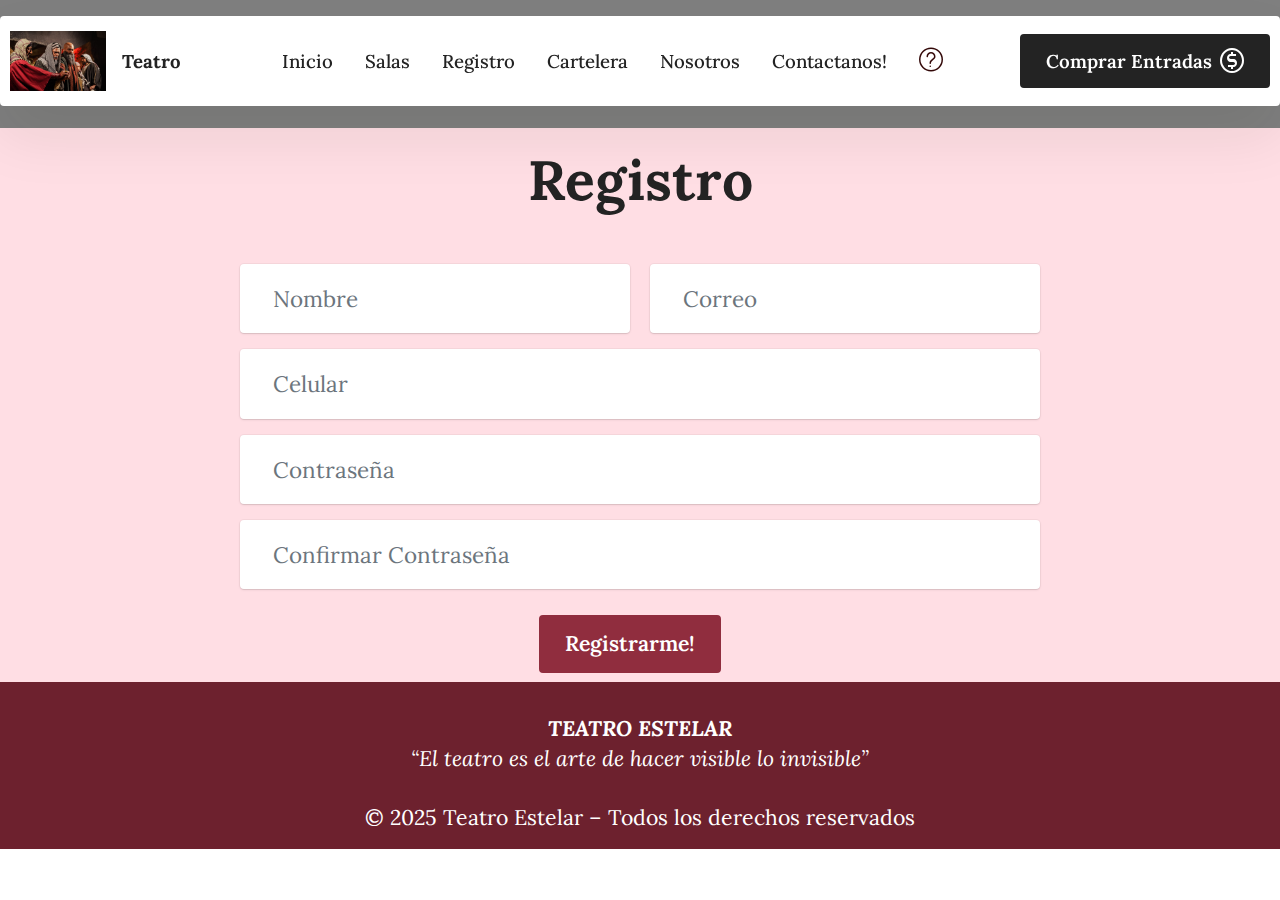
<file: registro.html>
<!DOCTYPE html>
<html  >
<head>
  <!-- Site made with Mobirise Website Builder v6.1.4, https://mobirise.com -->
  <meta charset="UTF-8">
  <meta http-equiv="X-UA-Compatible" content="IE=edge">
  <meta name="generator" content="Mobirise v6.1.4, mobirise.com">
  <meta name="viewport" content="width=device-width, initial-scale=1, minimum-scale=1">
  <link rel="shortcut icon" href="assets/images/photo-1734290176449-886b4f449c4c.jpeg" type="image/x-icon">
  <meta name="description" content="">
  
  
  <title>Registrate</title>
  <link rel="stylesheet" href="assets/web/assets/mobirise-icons2/mobirise2.css">
  <link rel="stylesheet" href="assets/web/assets/mobirise-icons-bold/mobirise-icons-bold.css">
  <link rel="stylesheet" href="assets/bootstrap/css/bootstrap.min.css">
  <link rel="stylesheet" href="assets/animatecss/animate.css">
  <link rel="stylesheet" href="assets/dropdown/css/style.css">
  <link rel="stylesheet" href="assets/socicon/css/styles.css">
  <link rel="stylesheet" href="assets/theme/css/style.css">
  <link rel="preload" href="https://fonts.googleapis.com/css?family=Ubuntu:300,300i,400,400i,500,500i,700,700i&display=swap" as="style" onload="this.onload=null;this.rel='stylesheet'">
  <noscript><link rel="stylesheet" href="https://fonts.googleapis.com/css?family=Ubuntu:300,300i,400,400i,500,500i,700,700i&display=swap"></noscript>
  <link rel="preload" href="https://fonts.googleapis.com/css?family=Lora:400,500,600,700,400i,500i,600i,700i&display=swap" as="style" onload="this.onload=null;this.rel='stylesheet'">
  <noscript><link rel="stylesheet" href="https://fonts.googleapis.com/css?family=Lora:400,500,600,700,400i,500i,600i,700i&display=swap"></noscript>
  <link rel="preload" as="style" href="assets/mobirise/css/mbr-additional.css?v=Wobi1u"><link rel="stylesheet" href="assets/mobirise/css/mbr-additional.css?v=Wobi1u" type="text/css">

  
  <!-- Google tag (gtag.js) -->
<script async src="https://www.googletagmanager.com/gtag/js?id=G-MC52V3PMRL"></script>
<script>
  window.dataLayer = window.dataLayer || [];
  function gtag(){dataLayer.push(arguments);}
  gtag('js', new Date());

  gtag('config', 'G-MC52V3PMRL');
</script>
  
</head>
<body>
  
  <section data-bs-version="5.1" class="menu menu2 cid-v0o1oon5yP" once="menu" id="menu02-f">
	

	<nav class="navbar navbar-dropdown navbar-fixed-top navbar-expand-lg">
		<div class="container">
			<div class="navbar-brand">
				<span class="navbar-logo">
					<a href="index.html">
						<img src="assets/images/photo-1734290176449-886b4f449c4c.jpeg" alt="Mobirise Website Builder" style="height: 3.7rem;">
					</a>
				</span>
				<span class="navbar-caption-wrap"><a class="navbar-caption text-black display-4" href="index.html">Teatro</a></span>
			</div>
			<button class="navbar-toggler" type="button" data-toggle="collapse" data-bs-toggle="collapse" data-target="#navbarSupportedContent" data-bs-target="#navbarSupportedContent" aria-controls="navbarNavAltMarkup" aria-expanded="false" aria-label="Toggle navigation">
				<div class="hamburger">
					<span></span>
					<span></span>
					<span></span>
					<span></span>
				</div>
			</button>
			<div class="collapse navbar-collapse" id="navbarSupportedContent">
				<ul class="navbar-nav nav-dropdown" data-app-modern-menu="true"><li class="nav-item">
						<a class="nav-link link text-black text-primary display-4" href="index.html">Inicio</a>
					</li><li class="nav-item"><a class="nav-link link text-black text-primary display-4" href="salas.html">Salas</a></li><li class="nav-item"><a class="nav-link link text-black text-primary display-4" href="registro.html">Registro</a></li>
					<li class="nav-item">
						<a class="nav-link link text-black text-primary display-4" href="Cartelera.html" aria-expanded="false">Cartelera</a>
					</li><li class="nav-item"><a class="nav-link link text-black text-primary display-4" href="somos.html">Nosotros</a></li><li class="nav-item"><a class="nav-link link text-black text-primary display-4" href="contacto.html">Contactanos!</a></li><li class="nav-item"><a class="nav-link link text-black text-primary display-4" href="preguntas.html"><span class="mbrib-question mbr-iconfont mbr-iconfont-btn" style="color: rgb(50, 7, 7);"></span></a></li></ul>
				
				<div class="navbar-buttons mbr-section-btn"><a class="btn btn-black display-4" href="comprar.html"><span class="mobi-mbri mobi-mbri-cash mbr-iconfont mbr-iconfont-btn"></span>Comprar Entradas</a></div>
			</div>
		</div>
	</nav>
</section>

<section data-bs-version="5.1" class="header18 cid-v0sjGPo7zO" data-bg-video="https://youtu.be/A6JfwBOBJGA?si=pHO_UdZFHcLLFm1T" id="header18-m">
  

  <div class="mbr-overlay" style="opacity: 0.5; background-color: rgb(0, 0, 0);"></div>
  <div class="container-fluid">
    <div class="row">
      <div class="content-wrap col-12 col-md-12">
        
        
        
        
      </div>
    </div>
  </div>
</section>

<section data-bs-version="5.1" class="form5 cid-v0tWpOeVZm" id="form02-1b">
    
    
    <div class="container">
        <div class="row justify-content-center">
            <div class="col-12 content-head">
                <div class="mbr-section-head mb-5">
                    <h3 class="mbr-section-title mbr-fonts-style align-center mb-0 display-2"><strong>Registro</strong></h3>
                    
                </div>
            </div>
        </div>
        <div class="row justify-content-center">
            <div class="col-lg-8 mx-auto mbr-form" data-form-type="formoid">
                <form action="https://mobirise.eu/" method="POST" class="mbr-form form-with-styler" data-form-title="Form Name"><input type="hidden" name="email" data-form-email="true" value="6yBfpnZUSL4u/HBrLMv3mfO+ieV2qLKld6LqeS7ZfQn1r+rbLBqLQwrqG4rWe2pul4Cfgywi3POUw4pGol+fj8H3+FEbIjUeRDRMuf2cs/G2H0YgFLvezxvprQkqp/iB">
                    <div class="row" style="background-color: rgb(109, 33, 46);">
                        <div hidden="hidden" data-form-alert="" class="alert alert-success col-12"></div>
                        <div hidden="hidden" data-form-alert-danger="" class="alert alert-danger col-12">
                            Oops...! some problem!
                        </div>
                    </div>
                    <div class="dragArea row">
                        <div class="col-md col-sm-12 form-group mb-3" data-for="name">
                            <input type="text" name="name" placeholder="Nombre" data-form-field="name" class="form-control" value="" id="name-form02-1b">
                        </div>
                        <div class="col-md col-sm-12 form-group mb-3" data-for="email">
                            <input type="email" name="email" placeholder="Correo" data-form-field="email" class="form-control" value="" id="email-form02-1b">
                        </div>
                        <div class="col-12 form-group mb-3" data-for="phone">
                            <input type="tel" name="phone" placeholder="Celular" data-form-field="phone" class="form-control" value="" id="phone-form02-1b">
                </form>
            </div>
        </div>
    </div>
</section>

<section data-bs-version="5.1" class="form5 cid-v0umffouoE" id="form02-1g">
    
    
    <div class="container">
        <div class="row justify-content-center">
            <div class="col-12 content-head">
                
            </div>
        </div>
        <div class="row justify-content-center">
            <div class="col-lg-8 mx-auto mbr-form" data-form-type="formoid">
                <form action="https://mobirise.eu/" method="POST" class="mbr-form form-with-styler" data-form-title="Form Name"><input type="hidden" name="email" data-form-email="true" value="JQJShVnBv7Ze1c8TeGSbZw+cInWEcLYghOgfRiKHEymQqyYKNwSeQJyjJ/F7u0pRvB43K+1paSZaTlPrqT9zL2VoqNgNF16DBX3glTfznp2JL4OGoMpJ0CaQtVWSNn0N">
                    <div class="row">
                        <div hidden="hidden" data-form-alert="" class="alert alert-success col-12">Se registró con Éxito!</div>
                        <div hidden="hidden" data-form-alert-danger="" class="alert alert-danger col-12">
                            Oops...! some problem!
                        </div>
                    </div>
                    <div class="dragArea row">
	                <div class="col-md col-sm-12 form-group mb-3" data-for="password">
    				<input type="password" name="password" placeholder="Contraseña" data-form-field="password" class="form-control" id="password-form02-1g">
			</div>

			<div class="col-12 form-group mb-3" data-for="confirm-password">
			    <input type="password" name="confirm-password" placeholder="Confirmar Contraseña" data-form-field="confirm-password" class="form-control" id="confirm-password-form02-1g">
			</div>        
                        <div class="col-lg-12 col-md-12 col-sm-12 align-center mbr-section-btn"><button type="button" class="btn btn-primary display-7" data-bs-toggle="modal" data-bs-target="#registroModal">
  Registrarme!
</button>
</div>
                    </div>
                </form>
            </div>
        </div>
    </div>
</section>

<section data-bs-version="5.1" class="footer3 cid-v0vp91UDJb" once="footers" id="footer03-24">

        

    

    <div class="container">
        <div class="row">
            

            
            <div class="col-12 mt-4">
                <p class="mbr-fonts-style copyright display-7"><strong><em>TEATRO ESTELAR</em></strong><br><em>“El teatro es el arte de hacer visible lo invisible”</em><strong><em><br></em></strong><br>© 2025 Teatro Estelar – Todos los derechos reservados
                </p>
            </div>
        </div>
    </div>
    <script src="assets/bootstrap/js/bootstrap.bundle.min.js"></script> <script src="assets/smoothscroll/smooth-scroll.js"></script> <script src="assets/ytplayer/index.js"></script> <script src="assets/dropdown/js/navbar-dropdown.js"></script> <script src="assets/vimeoplayer/player.js"></script> <script src="assets/theme/js/script.js"></script> <script src="assets/formoid/formoid.min.js"></script>
  
 <div id="scrollToTop" class="scrollToTop mbr-arrow-up"><a style="text-align: center;"><i class="mbr-arrow-up-icon mbr-arrow-up-icon-cm cm-icon cm-icon-smallarrow-up"></i></a></div>
    <input name="animation" type="hidden">
    
<!-- Modal de Registro Exitoso -->
<div class="modal fade" id="registroModal" tabindex="-1" aria-labelledby="registroModalLabel" aria-hidden="true">
  <div class="modal-dialog modal-dialog-centered" style="max-width: 350px;">
    <div class="modal-content" 
         style="background-color: #6d212e; 
                color: white; 
                border-radius: 15px; 
                width: 350px; 
                height: 250px; 
                display: flex; 
                flex-direction: column; 
                justify-content: center; 
                align-items: center; 
                text-align: center; 
                box-shadow: 0 0 15px rgba(0,0,0,0.4);">
      
      <h5 class="modal-title mb-3" id="registroModalLabel" style="font-size: 1.3rem;">¡Registro exitoso!</h5>
      
      <p style="font-size: 0.95rem; margin: 0 15px 15px 15px;">
        Gracias por registrarte en <strong>Teatro Estelar</strong> 🎭<br>
        Pronto recibirás nuestras novedades.
      </p>

      <button type="button" class="btn btn-light btn-sm mt-2" data-bs-dismiss="modal">Cerrar</button>
    </div>
  </div>
</div>


  </body>
</html>
</file>
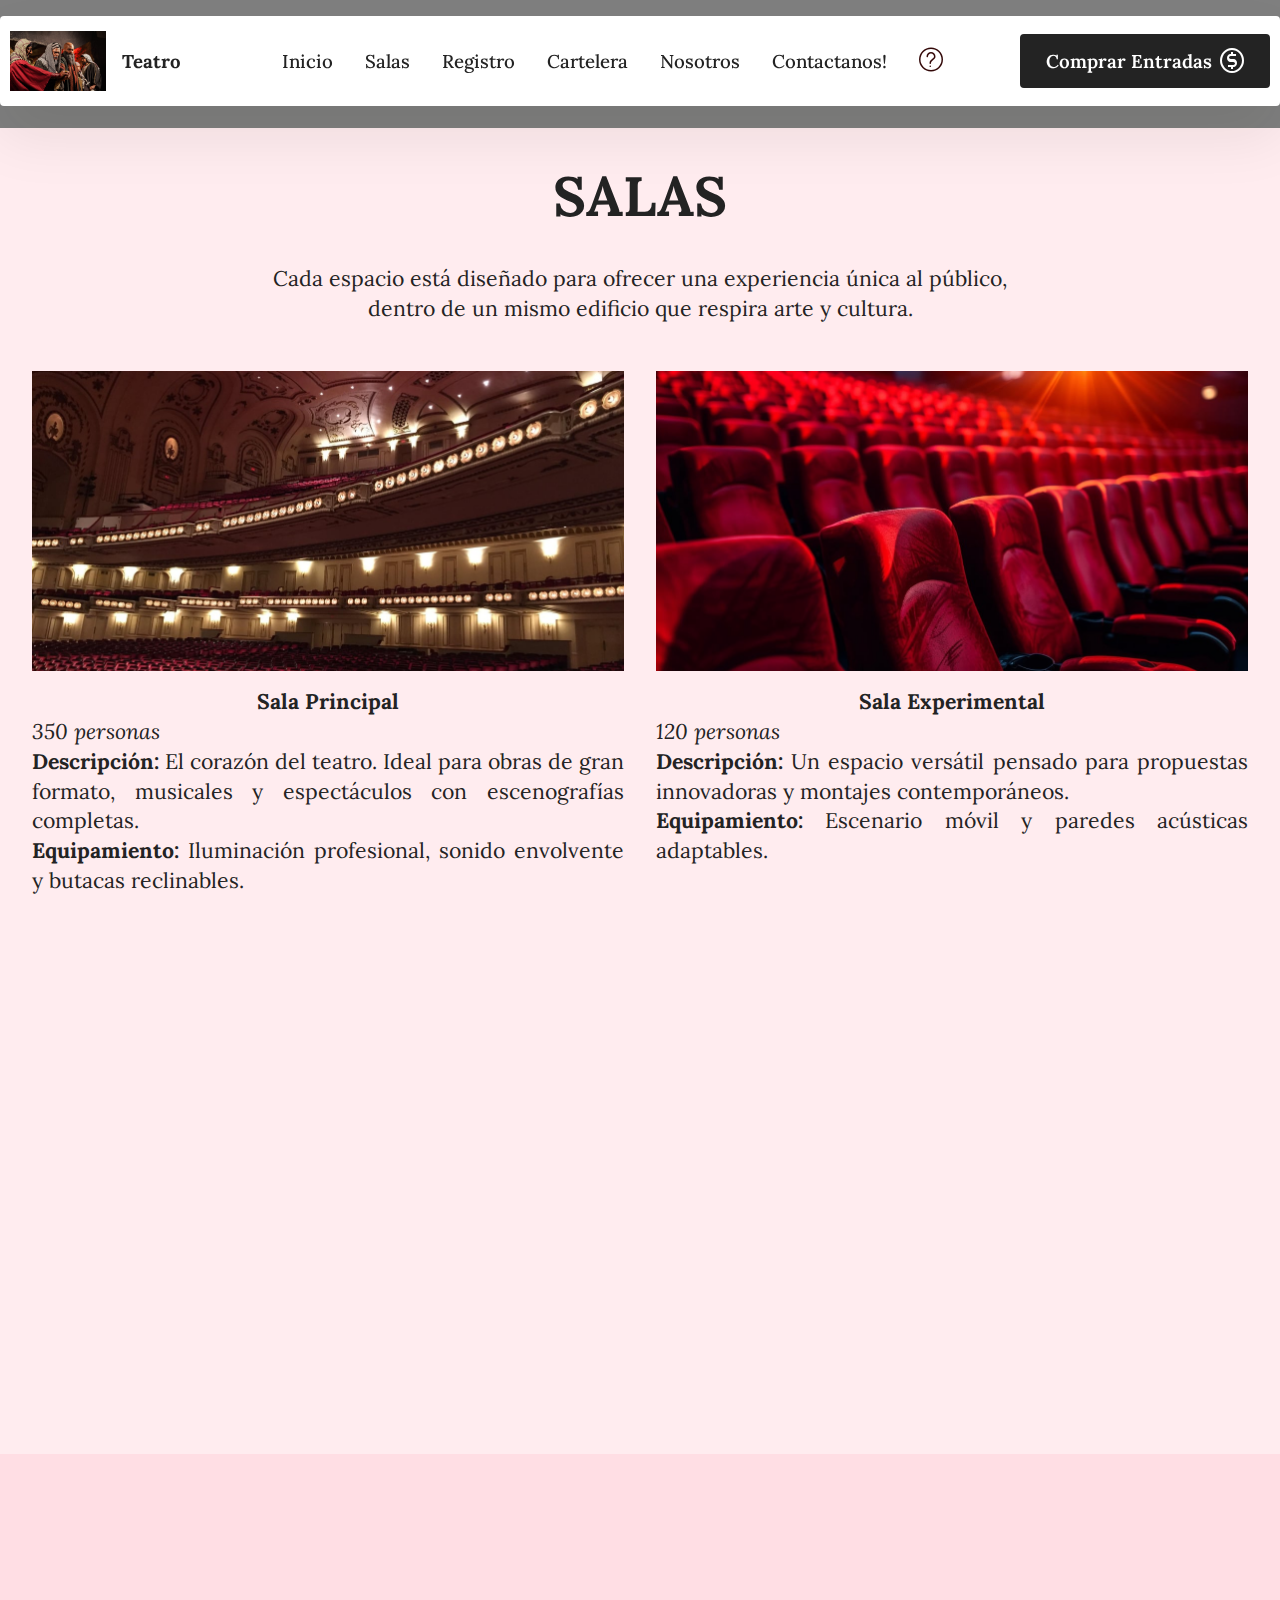
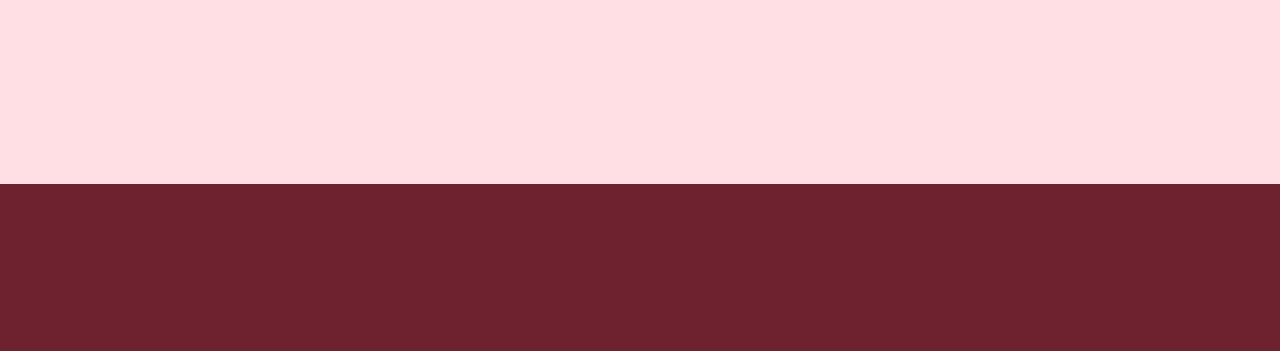
<file: salas.html>
<!DOCTYPE html>
<html  >
<head>
  <!-- Site made with Mobirise Website Builder v6.1.4, https://mobirise.com -->
  <meta charset="UTF-8">
  <meta http-equiv="X-UA-Compatible" content="IE=edge">
  <meta name="generator" content="Mobirise v6.1.4, mobirise.com">
  <meta name="viewport" content="width=device-width, initial-scale=1, minimum-scale=1">
  <link rel="shortcut icon" href="assets/images/photo-1734290176449-886b4f449c4c.jpeg" type="image/x-icon">
  <meta name="description" content="">
  
  
  <title>Salas</title>
  <link rel="stylesheet" href="assets/web/assets/mobirise-icons2/mobirise2.css">
  <link rel="stylesheet" href="assets/web/assets/mobirise-icons-bold/mobirise-icons-bold.css">
  <link rel="stylesheet" href="assets/bootstrap/css/bootstrap.min.css">
  <link rel="stylesheet" href="assets/animatecss/animate.css">
  <link rel="stylesheet" href="assets/dropdown/css/style.css">
  <link rel="stylesheet" href="assets/socicon/css/styles.css">
  <link rel="stylesheet" href="assets/theme/css/style.css">
  <link rel="preload" href="https://fonts.googleapis.com/css?family=Ubuntu:300,300i,400,400i,500,500i,700,700i&display=swap" as="style" onload="this.onload=null;this.rel='stylesheet'">
  <noscript><link rel="stylesheet" href="https://fonts.googleapis.com/css?family=Ubuntu:300,300i,400,400i,500,500i,700,700i&display=swap"></noscript>
  <link rel="preload" href="https://fonts.googleapis.com/css?family=Lora:400,500,600,700,400i,500i,600i,700i&display=swap" as="style" onload="this.onload=null;this.rel='stylesheet'">
  <noscript><link rel="stylesheet" href="https://fonts.googleapis.com/css?family=Lora:400,500,600,700,400i,500i,600i,700i&display=swap"></noscript>
  <link rel="preload" as="style" href="assets/mobirise/css/mbr-additional.css?v=j3PMHz"><link rel="stylesheet" href="assets/mobirise/css/mbr-additional.css?v=j3PMHz" type="text/css">

  
  <!-- Google tag (gtag.js) -->
<script async src="https://www.googletagmanager.com/gtag/js?id=G-MC52V3PMRL"></script>
<script>
  window.dataLayer = window.dataLayer || [];
  function gtag(){dataLayer.push(arguments);}
  gtag('js', new Date());

  gtag('config', 'G-MC52V3PMRL');
</script>
  
</head>
<body>
  
  <section data-bs-version="5.1" class="menu menu2 cid-v0o1oon5yP" once="menu" id="menu02-d">
	

	<nav class="navbar navbar-dropdown navbar-fixed-top navbar-expand-lg">
		<div class="container">
			<div class="navbar-brand">
				<span class="navbar-logo">
					<a href="index.html">
						<img src="assets/images/photo-1734290176449-886b4f449c4c.jpeg" alt="Mobirise Website Builder" style="height: 3.7rem;">
					</a>
				</span>
				<span class="navbar-caption-wrap"><a class="navbar-caption text-black display-4" href="index.html">Teatro</a></span>
			</div>
			<button class="navbar-toggler" type="button" data-toggle="collapse" data-bs-toggle="collapse" data-target="#navbarSupportedContent" data-bs-target="#navbarSupportedContent" aria-controls="navbarNavAltMarkup" aria-expanded="false" aria-label="Toggle navigation">
				<div class="hamburger">
					<span></span>
					<span></span>
					<span></span>
					<span></span>
				</div>
			</button>
			<div class="collapse navbar-collapse" id="navbarSupportedContent">
				<ul class="navbar-nav nav-dropdown" data-app-modern-menu="true"><li class="nav-item">
						<a class="nav-link link text-black text-primary display-4" href="index.html">Inicio</a>
					</li><li class="nav-item"><a class="nav-link link text-black text-primary display-4" href="salas.html">Salas</a></li><li class="nav-item"><a class="nav-link link text-black text-primary display-4" href="registro.html">Registro</a></li>
					<li class="nav-item">
						<a class="nav-link link text-black text-primary display-4" href="Cartelera.html" aria-expanded="false">Cartelera</a>
					</li><li class="nav-item"><a class="nav-link link text-black text-primary display-4" href="somos.html">Nosotros</a></li><li class="nav-item"><a class="nav-link link text-black text-primary display-4" href="contacto.html">Contactanos!</a></li><li class="nav-item"><a class="nav-link link text-black text-primary display-4" href="preguntas.html"><span class="mbrib-question mbr-iconfont mbr-iconfont-btn" style="color: rgb(50, 7, 7);"></span></a></li></ul>
				
				<div class="navbar-buttons mbr-section-btn"><a class="btn btn-black display-4" href="comprar.html"><span class="mobi-mbri mobi-mbri-cash mbr-iconfont mbr-iconfont-btn"></span>Comprar Entradas</a></div>
			</div>
		</div>
	</nav>
</section>

<section data-bs-version="5.1" class="header18 cid-v0upcXTT8x" data-bg-video="https://youtu.be/A6JfwBOBJGA?si=pHO_UdZFHcLLFm1T" id="header18-1l">
  

  <div class="mbr-overlay" style="opacity: 0.5; background-color: rgb(0, 0, 0);"></div>
  <div class="container-fluid">
    <div class="row">
      <div class="content-wrap col-12 col-md-12">
        
        
        
        
      </div>
    </div>
  </div>
</section>

<section data-bs-version="5.1" class="social01 cid-v0uRtuJnHE" id="social01-1p">
	

	
	
	<div class="container-fluid">
		<div class="row justify-content-center">
			<div class="col-12 content-head">
				<div class="mb-5">
					<h5 class="mbr-section-title mbr-fonts-style align-center mb-0 display-2"><strong>SALAS</strong></h5>
					<h6 class="mbr-section-subtitle mbr-fonts-style align-center mb-0 mt-4 display-7">Cada espacio está diseñado para ofrecer una experiencia única al público, dentro de un mismo edificio que respira arte y cultura.</h6>
				</div>
			</div>
		</div>
		<div class="row">
			<div class="item features-without-image col-12 col-md-6 col-lg-6 active">
				<div class="item-img mb-3">
					<img src="assets/images/mbr-1187x890.jpg" alt="Mobirise Website Builder" data-slide-to="0" data-bs-slide-to="0">
				</div>
				<div class="item-wrapper">
					
					<div class="card-box">
						<h4 class="card-title mbr-fonts-style mb-0 display-7"><strong>Sala Principal</strong></h4>
						<h5 class="card-text mbr-fonts-style display-7"><em>350 personas</em><div><strong>Descripción: </strong>El corazón del teatro. Ideal para obras de gran formato, musicales y espectáculos con escenografías completas.</div><div><strong>Equipamiento: </strong>Iluminación profesional, sonido envolvente y butacas reclinables.</div></h5>
					</div>
				</div>
			</div><div class="item features-without-image col-12 col-md-6 col-lg-6">
				<div class="item-img mb-3">
					<img src="assets/images/mbr-1-1187x791.jpg" alt="Mobirise Website Builder" data-slide-to="1" data-bs-slide-to="1">
				</div>
				<div class="item-wrapper">
					
					<div class="card-box">
						<h4 class="card-title mbr-fonts-style mb-0 display-7"><strong>Sala Experimental</strong></h4>
						<h5 class="card-text mbr-fonts-style display-7"><em>120 personas</em><div><strong>Descripción:</strong> Un espacio versátil pensado para propuestas innovadoras y montajes contemporáneos.</div><div><strong>Equipamiento: </strong>Escenario móvil y paredes acústicas adaptables.</div></h5>
					</div>
				</div>
			</div>
			
		</div>
	</div>
</section>

<section data-bs-version="5.1" class="social01 cid-v0uUHQbt1W" id="social01-1q">
	

	
	
	<div class="container-fluid">
		<div class="row justify-content-center">
			<div class="col-12 content-head">
				
			</div>
		</div>
		<div class="row">
			<div class="item features-without-image col-12 col-md-6 col-lg-6 active">
				<div class="item-img mb-3">
					<img src="assets/images/mbr-2-1187x791.jpg" alt="Mobirise Website Builder" data-slide-to="0" data-bs-slide-to="0">
				</div>
				<div class="item-wrapper">
					
					<div class="card-box">
						<h4 class="card-title mbr-fonts-style mb-0 display-7"><strong>Sala de Ensayo / Taller</strong></h4>
						<h5 class="card-text mbr-fonts-style display-7"><em>40 personas</em><div><em><strong>Descripción: </strong>Espacio destinado a ensayos, clases de teatro, danza o talleres artísticos.</em></div><div><em><strong>Equipamiento:</strong> Piso de madera, espejos y equipo de sonido básico.</em></div></h5>
					</div>
				</div>
			</div><div class="item features-without-image col-12 col-md-6 col-lg-6">
				<div class="item-img mb-3">
					<img src="assets/images/mbr-3-1187x791.jpg" alt="Mobirise Website Builder" data-slide-to="1" data-bs-slide-to="1">
				</div>
				<div class="item-wrapper">
					
					<div class="card-box">
						<h4 class="card-title mbr-fonts-style mb-0 display-7"><strong>Sala Intima</strong></h4>
						<h5 class="card-text mbr-fonts-style display-7"><em>80 personas</em><div><em><strong>Descripción: </strong>Perfecta para obras pequeñas, monólogos o recitales acústicos.</em></div><div><em><strong>Ambiente:</strong> Cercano, cálido y con iluminación tenue para una experiencia más personal.</em></div></h5>
					</div>
				</div>
			</div>
			
		</div>
	</div>
</section>

<section data-bs-version="5.1" class="social06 cid-v0vbFwI8Ta" id="social06-1v">
	

	
	
	<div class="container">
		<div class="row justify-content-center">
			<div class="col-12 content-head">
				<div class="mb-5">
					<h5 class="mbr-section-title mbr-fonts-style align-center mb-0 display-5"><strong>Viví el teatro también en redes</strong></h5>
					
				</div>
			</div>
		</div>
		<div class="row">
			

			
			
			<div class="item features-without-image col-12 col-md-6 col-lg-3 active">
				<div class="item-wrapper">
					<a href="https://whatsapp.com"><span class="mbr-iconfont m-auto socicon-whatsapp socicon" style="color: rgb(109, 33, 46); fill: rgb(109, 33, 46);"></span></a>
					<div class="card-box">
						<h4 class="card-title mbr-fonts-style mb-1 display-5"><strong>WhatsApp</strong></h4>
						<h5 class="card-text mbr-fonts-style display-7">Escribinos para consultas o reservas.</h5>
					</div>
				</div>
			</div><div class="item features-without-image col-12 col-md-6 col-lg-3">
				<div class="item-wrapper">
					<a href="https://youtube.com"><span class="mbr-iconfont m-auto socicon-youtube socicon" style="color: rgb(109, 33, 46); fill: rgb(109, 33, 46);"></span></a>
					<div class="card-box">
						<h4 class="card-title mbr-fonts-style mb-1 display-5">
							<strong>YouTube</strong>
						</h4>
						<h5 class="card-text mbr-fonts-style display-7">Mirá los avances de nuestras producciones en YouTube.</h5>
					</div>
				</div>
			</div><div class="item features-without-image col-12 col-md-6 col-lg-3">
				<div class="item-wrapper">
					<a href="https://instagram.com"><span class="mbr-iconfont m-auto socicon-instagram socicon" style="color: rgb(109, 33, 46); fill: rgb(109, 33, 46);"></span></a>
					<div class="card-box">
						<h4 class="card-title mbr-fonts-style mb-1 display-5"><strong>Instagram</strong></h4>
						<h5 class="card-text mbr-fonts-style display-7">Mirá las mejores fotos y videos de nuestras obras en Instagram.</h5>
					</div>
				</div>
			</div><div class="item features-without-image col-12 col-md-6 col-lg-3">
				<div class="item-wrapper">
					<a href="https://tiktok.com"><span class="mbr-iconfont m-auto socicon-tiktok socicon" style="color: rgb(109, 33, 46); fill: rgb(109, 33, 46);"></span></a>
					<div class="card-box">
						<h4 class="card-title mbr-fonts-style mb-1 display-5">
							<strong>TikTok</strong>
						</h4>
						<h5 class="card-text mbr-fonts-style display-7">Descubrí el detrás de escena y momentos divertidos en TikTok.</h5>
					</div>
				</div>
			</div>
		</div>
	</div>
</section>

<section data-bs-version="5.1" class="footer3 cid-v0vp91UDJb" once="footers" id="footer03-24">

        

    

    <div class="container">
        <div class="row">
            

            
            <div class="col-12 mt-4">
                <p class="mbr-fonts-style copyright display-7"><strong><em>TEATRO ESTELAR</em></strong><br><em>“El teatro es el arte de hacer visible lo invisible”</em><strong><em><br></em></strong><br>© 2025 Teatro Estelar – Todos los derechos reservados
                </p>
            </div>
        </div>
    </div>
<script src="assets/bootstrap/js/bootstrap.bundle.min.js"></script>  <script src="assets/smoothscroll/smooth-scroll.js"></script>  <script src="assets/ytplayer/index.js"></script>  <script src="assets/dropdown/js/navbar-dropdown.js"></script>  <script src="assets/vimeoplayer/player.js"></script>  <script src="assets/theme/js/script.js"></script>  
  
  
 <div id="scrollToTop" class="scrollToTop mbr-arrow-up"><a style="text-align: center;"><i class="mbr-arrow-up-icon mbr-arrow-up-icon-cm cm-icon cm-icon-smallarrow-up"></i></a></div>
    <input name="animation" type="hidden">
  </body>
</html>
</file>
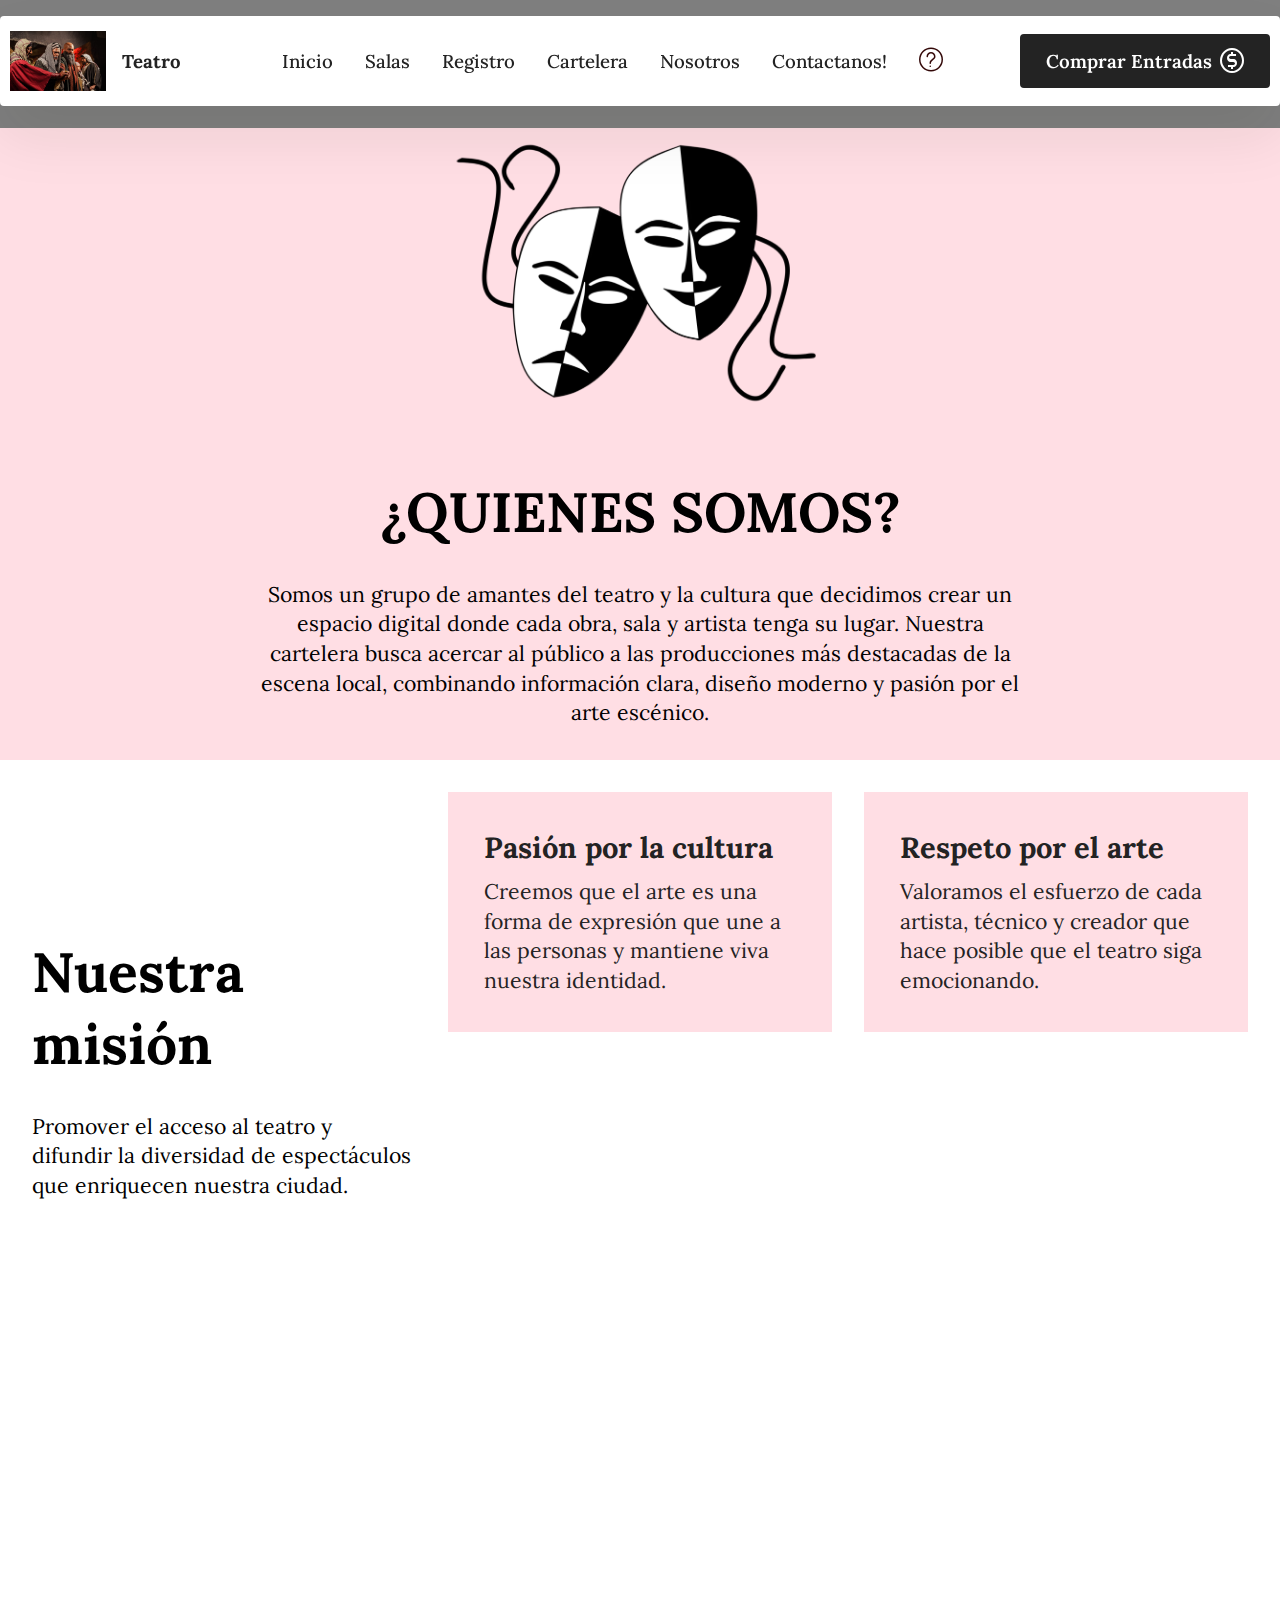
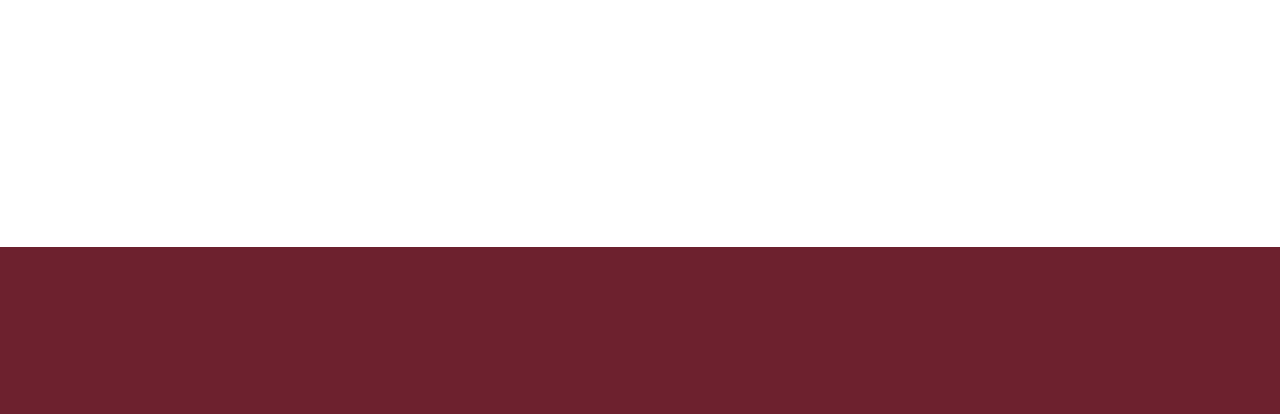
<file: somos.html>
<!DOCTYPE html>
<html  >
<head>
  <!-- Site made with Mobirise Website Builder v6.1.4, https://mobirise.com -->
  <meta charset="UTF-8">
  <meta http-equiv="X-UA-Compatible" content="IE=edge">
  <meta name="generator" content="Mobirise v6.1.4, mobirise.com">
  <meta name="viewport" content="width=device-width, initial-scale=1, minimum-scale=1">
  <link rel="shortcut icon" href="assets/images/photo-1734290176449-886b4f449c4c.jpeg" type="image/x-icon">
  <meta name="description" content="">
  
  
  <title>quienes somos</title>
  <link rel="stylesheet" href="assets/web/assets/mobirise-icons2/mobirise2.css">
  <link rel="stylesheet" href="assets/web/assets/mobirise-icons-bold/mobirise-icons-bold.css">
  <link rel="stylesheet" href="assets/bootstrap/css/bootstrap.min.css">
  <link rel="stylesheet" href="assets/animatecss/animate.css">
  <link rel="stylesheet" href="assets/dropdown/css/style.css">
  <link rel="stylesheet" href="assets/socicon/css/styles.css">
  <link rel="stylesheet" href="assets/theme/css/style.css">
  <link rel="preload" href="https://fonts.googleapis.com/css?family=Ubuntu:300,300i,400,400i,500,500i,700,700i&display=swap" as="style" onload="this.onload=null;this.rel='stylesheet'">
  <noscript><link rel="stylesheet" href="https://fonts.googleapis.com/css?family=Ubuntu:300,300i,400,400i,500,500i,700,700i&display=swap"></noscript>
  <link rel="preload" href="https://fonts.googleapis.com/css?family=Lora:400,500,600,700,400i,500i,600i,700i&display=swap" as="style" onload="this.onload=null;this.rel='stylesheet'">
  <noscript><link rel="stylesheet" href="https://fonts.googleapis.com/css?family=Lora:400,500,600,700,400i,500i,600i,700i&display=swap"></noscript>
  <link rel="preload" as="style" href="assets/mobirise/css/mbr-additional.css?v=AMpI1i"><link rel="stylesheet" href="assets/mobirise/css/mbr-additional.css?v=AMpI1i" type="text/css">

  <!-- Google tag (gtag.js) -->
<script async src="https://www.googletagmanager.com/gtag/js?id=G-MC52V3PMRL"></script>
<script>
  window.dataLayer = window.dataLayer || [];
  function gtag(){dataLayer.push(arguments);}
  gtag('js', new Date());

  gtag('config', 'G-MC52V3PMRL');
</script>
  
  
</head>
<body>
  
  <section data-bs-version="5.1" class="menu menu2 cid-v0o1oon5yP" once="menu" id="menu02-j">
	

	<nav class="navbar navbar-dropdown navbar-fixed-top navbar-expand-lg">
		<div class="container">
			<div class="navbar-brand">
				<span class="navbar-logo">
					<a href="index.html">
						<img src="assets/images/photo-1734290176449-886b4f449c4c.jpeg" alt="Mobirise Website Builder" style="height: 3.7rem;">
					</a>
				</span>
				<span class="navbar-caption-wrap"><a class="navbar-caption text-black display-4" href="index.html">Teatro</a></span>
			</div>
			<button class="navbar-toggler" type="button" data-toggle="collapse" data-bs-toggle="collapse" data-target="#navbarSupportedContent" data-bs-target="#navbarSupportedContent" aria-controls="navbarNavAltMarkup" aria-expanded="false" aria-label="Toggle navigation">
				<div class="hamburger">
					<span></span>
					<span></span>
					<span></span>
					<span></span>
				</div>
			</button>
			<div class="collapse navbar-collapse" id="navbarSupportedContent">
				<ul class="navbar-nav nav-dropdown" data-app-modern-menu="true"><li class="nav-item">
						<a class="nav-link link text-black text-primary display-4" href="index.html">Inicio</a>
					</li><li class="nav-item"><a class="nav-link link text-black text-primary display-4" href="salas.html">Salas</a></li><li class="nav-item"><a class="nav-link link text-black text-primary display-4" href="registro.html">Registro</a></li>
					<li class="nav-item">
						<a class="nav-link link text-black text-primary display-4" href="Cartelera.html" aria-expanded="false">Cartelera</a>
					</li><li class="nav-item"><a class="nav-link link text-black text-primary display-4" href="somos.html">Nosotros</a></li><li class="nav-item"><a class="nav-link link text-black text-primary display-4" href="contacto.html">Contactanos!</a></li><li class="nav-item"><a class="nav-link link text-black text-primary display-4" href="preguntas.html"><span class="mbrib-question mbr-iconfont mbr-iconfont-btn" style="color: rgb(50, 7, 7);"></span></a></li></ul>
				
				<div class="navbar-buttons mbr-section-btn"><a class="btn btn-black display-4" href="comprar.html"><span class="mobi-mbri mobi-mbri-cash mbr-iconfont mbr-iconfont-btn"></span>Comprar Entradas</a></div>
			</div>
		</div>
	</nav>
</section>

<section data-bs-version="5.1" class="header18 cid-v0up71xiNu" data-bg-video="https://youtu.be/A6JfwBOBJGA?si=pHO_UdZFHcLLFm1T" id="header18-1k">
  

  <div class="mbr-overlay" style="opacity: 0.5; background-color: rgb(0, 0, 0);"></div>
  <div class="container-fluid">
    <div class="row">
      <div class="content-wrap col-12 col-md-12">
        
        
        
        
      </div>
    </div>
  </div>
</section>

<section data-bs-version="5.1" class="header16 cid-v0urK1ijlL" id="header16-1m">
  

  
  

  <div class="text-center container">
    <div class="row justify-content-center mb-4">
      <div class="col-12 col-lg-4">
        <div class="image-wrap">
          <img src="assets/images/mbr-1-1604x1185.png" alt="Mobirise Website Builder">
        </div>
      </div>
    </div>
    <div class="row justify-content-center">
      <div class="col-md-12 content-head">
        <h1 class="mbr-section-title mbr-fonts-style mt-4 display-2"><strong>¿QUIENES SOMOS?</strong></h1>
        <p class="mbr-text mbr-fonts-style mt-4 display-7">Somos un grupo de amantes del teatro y la cultura que decidimos crear un espacio digital donde cada obra, sala y artista tenga su lugar. Nuestra cartelera busca acercar al público a las producciones más destacadas de la escena local, combinando información clara, diseño moderno y pasión por el arte escénico.</p>
        
      </div>
    </div>
  </div>
</section>

<section data-bs-version="5.1" class="features037 cid-v0utZTfbyH" id="features037-1n">
	
	
	
	<div class="container">
		<div class="row justify-content-center">
			<div class="col-lg-4">
				<div class="col-12 col-md-12">
					<h5 class="mbr-section-title mbr-fonts-style mt-0 mb-4 display-2"><strong><br></strong><br><strong>Nuestra misión</strong></h5>
					<h6 class="mbr-section-subtitle mbr-fonts-style mt-0 mb-4 display-7">Promover el acceso al teatro y difundir la diversidad de espectáculos que enriquecen nuestra ciudad.</h6>
					
				</div>
			</div>

			<div class="col-lg-8 side-features">
				
				<div class="item features-without-image col-12 col-md-12 col-lg-6 item-mb active">
					<div class="item-wrapper">
						<div class="item-content align-left">
							
							<h5 class="card-title mbr-fonts-style display-5"><strong>Pasión por la cultura</strong></h5>
							<p class="card-text mbr-fonts-style display-7">
								Creemos que el arte es una forma de expresión que une a las personas y mantiene viva nuestra identidad.</p>
							
						</div>

					</div>
				</div>
				<div class="item features-without-image col-12 col-md-12 col-lg-6 item-mb">
					<div class="item-wrapper">
						<div class="item-content align-left">
							
							<h5 class="card-title mbr-fonts-style display-5"><strong>Respeto por el arte</strong></h5>
							<p class="card-text mbr-fonts-style display-7">
							Valoramos el esfuerzo de cada artista, técnico y creador que hace posible que el teatro siga emocionando.</p>

							
						</div>

					</div>
				</div><div class="item features-without-image col-12 col-md-12 col-lg-6 item-mb">
					<div class="item-wrapper">
						<div class="item-content align-left">
							
							<h5 class="card-title mbr-fonts-style display-5"><strong>Compromiso con el público</strong></h5>
							<p class="card-text mbr-fonts-style display-7">
							Buscamos brindar información clara, actualizada y confiable para que cada espectador disfrute de la mejor experiencia teatral.</p>

							
						</div>

					</div>
				</div>
				<div class="item features-without-image col-12 col-md-12 col-lg-6 item-mb">
					<div class="item-wrapper">
						<div class="item-content align-left">
							
							<h5 class="card-title mbr-fonts-style display-5"><strong>Creatividad e innovación</strong></h5>
							<p class="card-text mbr-fonts-style display-7">
								Promovemos nuevas ideas y tecnologías que acerquen el teatro a las generaciones actuales sin perder su esencia.</p>

							
						</div>

					</div>
				</div>

			</div>
		</div>
	</div>
</section>

<section data-bs-version="5.1" class="people07 cid-v0uvB4kfxD" id="people07-1o">
    
    <div class="container">
        <div class="row justify-content-center">
            <div class="col-md-12 col-lg-8">
                <p class="card-text mbr-fonts-style display-5"><em><strong>Nuestro equipo</strong></em><br>Estudiantes y profesionales de distintas áreas unimos talento y entusiasmo para dar vida a esta cartelera digital, convencidos de que el teatro sigue siendo una experiencia única e irrepetible.</p>
                <div class="img-wrapper mt-4 justify-content-center">
                    <img src="assets/images/mbr-240x160.jpg" alt="" data-slide-to="0" data-bs-slide-to="0">
                </div>
                <p class="card-title mbr-fonts-style mt-3 display-7"><strong>Guadalupe Véliz</strong></p>
            </div>
        </div>
    </div>
</section>

<section data-bs-version="5.1" class="footer3 cid-v0vp91UDJb" once="footers" id="footer03-24">

        

    

    <div class="container">
        <div class="row">
            

            
            <div class="col-12 mt-4">
                <p class="mbr-fonts-style copyright display-7"><strong><em>TEATRO ESTELAR</em></strong><br><em>“El teatro es el arte de hacer visible lo invisible”</em><strong><em><br></em></strong><br>© 2025 Teatro Estelar – Todos los derechos reservados
                </p>
            </div>
        </div>
    </div>
<script src="assets/bootstrap/js/bootstrap.bundle.min.js"></script>  <script src="assets/smoothscroll/smooth-scroll.js"></script>  <script src="assets/ytplayer/index.js"></script>  <script src="assets/dropdown/js/navbar-dropdown.js"></script>  <script src="assets/vimeoplayer/player.js"></script>  <script src="assets/theme/js/script.js"></script>  
  
  
 <div id="scrollToTop" class="scrollToTop mbr-arrow-up"><a style="text-align: center;"><i class="mbr-arrow-up-icon mbr-arrow-up-icon-cm cm-icon cm-icon-smallarrow-up"></i></a></div>
    <input name="animation" type="hidden">
  </body>
</html>
</file>
<file: assets/web/assets/mobirise-icons2/mobirise2.css>
@font-face {
  font-family: 'Moririse2';
  font-display: swap;
  src:  url('mobirise2.eot?f2bix4');
  src:  url('mobirise2.eot?f2bix4#iefix') format('embedded-opentype'),
    url('mobirise2.ttf?f2bix4') format('truetype'),
    url('mobirise2.woff?f2bix4') format('woff'),
    url('mobirise2.svg?f2bix4#mobirise2') format('svg');
  font-weight: normal;
  font-style: normal;
}

[class^="mobi-"], [class*=" mobi-"] {
  /* use !important to prevent issues with browser extensions that change fonts */
  font-family: 'Moririse2' !important;
  speak: none;
  font-style: normal;
  font-weight: normal;
  font-variant: normal;
  text-transform: none;
  line-height: 1;

  /* Better Font Rendering =========== */
  -webkit-font-smoothing: antialiased;
  -moz-osx-font-smoothing: grayscale;
}

.mobi-mbri-add-submenu:before {
  content: "\e900";
}
.mobi-mbri-alert:before {
  content: "\e901";
}
.mobi-mbri-align-center:before {
  content: "\e902";
}
.mobi-mbri-align-justify:before {
  content: "\e903";
}
.mobi-mbri-align-left:before {
  content: "\e904";
}
.mobi-mbri-align-right:before {
  content: "\e905";
}
.mobi-mbri-android:before {
  content: "\e906";
}
.mobi-mbri-apple:before {
  content: "\e907";
}
.mobi-mbri-arrow-down:before {
  content: "\e908";
}
.mobi-mbri-arrow-next:before {
  content: "\e909";
}
.mobi-mbri-arrow-prev:before {
  content: "\e90a";
}
.mobi-mbri-arrow-up:before {
  content: "\e90b";
}
.mobi-mbri-bold:before {
  content: "\e90c";
}
.mobi-mbri-bookmark:before {
  content: "\e90d";
}
.mobi-mbri-bootstrap:before {
  content: "\e90e";
}
.mobi-mbri-briefcase:before {
  content: "\e90f";
}
.mobi-mbri-browse:before {
  content: "\e910";
}
.mobi-mbri-bulleted-list:before {
  content: "\e911";
}
.mobi-mbri-calendar:before {
  content: "\e912";
}
.mobi-mbri-camera:before {
  content: "\e913";
}
.mobi-mbri-cart-add:before {
  content: "\e914";
}
.mobi-mbri-cart-full:before {
  content: "\e915";
}
.mobi-mbri-cash:before {
  content: "\e916";
}
.mobi-mbri-change-style:before {
  content: "\e917";
}
.mobi-mbri-chat:before {
  content: "\e918";
}
.mobi-mbri-clock:before {
  content: "\e919";
}
.mobi-mbri-close:before {
  content: "\e91a";
}
.mobi-mbri-cloud:before {
  content: "\e91b";
}
.mobi-mbri-code:before {
  content: "\e91c";
}
.mobi-mbri-contact-form:before {
  content: "\e91d";
}
.mobi-mbri-credit-card:before {
  content: "\e91e";
}
.mobi-mbri-cursor-click:before {
  content: "\e91f";
}
.mobi-mbri-cust-feedback:before {
  content: "\e920";
}
.mobi-mbri-database:before {
  content: "\e921";
}
.mobi-mbri-delivery:before {
  content: "\e922";
}
.mobi-mbri-desktop:before {
  content: "\e923";
}
.mobi-mbri-devices:before {
  content: "\e924";
}
.mobi-mbri-down:before {
  content: "\e925";
}
.mobi-mbri-download-2:before {
  content: "\e926";
}
.mobi-mbri-download:before {
  content: "\e927";
}
.mobi-mbri-drag-n-drop-2:before {
  content: "\e928";
}
.mobi-mbri-drag-n-drop:before {
  content: "\e929";
}
.mobi-mbri-edit-2:before {
  content: "\e92a";
}
.mobi-mbri-edit:before {
  content: "\e92b";
}
.mobi-mbri-error:before {
  content: "\e92c";
}
.mobi-mbri-extension:before {
  content: "\e92d";
}
.mobi-mbri-features:before {
  content: "\e92e";
}
.mobi-mbri-file:before {
  content: "\e92f";
}
.mobi-mbri-flag:before {
  content: "\e930";
}
.mobi-mbri-folder:before {
  content: "\e931";
}
.mobi-mbri-gift:before {
  content: "\e932";
}
.mobi-mbri-github:before {
  content: "\e933";
}
.mobi-mbri-globe-2:before {
  content: "\e934";
}
.mobi-mbri-globe:before {
  content: "\e935";
}
.mobi-mbri-growing-chart:before {
  content: "\e936";
}
.mobi-mbri-hearth:before {
  content: "\e937";
}
.mobi-mbri-help:before {
  content: "\e938";
}
.mobi-mbri-home:before {
  content: "\e939";
}
.mobi-mbri-hot-cup:before {
  content: "\e93a";
}
.mobi-mbri-idea:before {
  content: "\e93b";
}
.mobi-mbri-image-gallery:before {
  content: "\e93c";
}
.mobi-mbri-image-slider:before {
  content: "\e93d";
}
.mobi-mbri-info:before {
  content: "\e93e";
}
.mobi-mbri-italic:before {
  content: "\e93f";
}
.mobi-mbri-key:before {
  content: "\e940";
}
.mobi-mbri-laptop:before {
  content: "\e941";
}
.mobi-mbri-layers:before {
  content: "\e942";
}
.mobi-mbri-left-right:before {
  content: "\e943";
}
.mobi-mbri-left:before {
  content: "\e944";
}
.mobi-mbri-letter:before {
  content: "\e945";
}
.mobi-mbri-like:before {
  content: "\e946";
}
.mobi-mbri-link:before {
  content: "\e947";
}
.mobi-mbri-lock:before {
  content: "\e948";
}
.mobi-mbri-login:before {
  content: "\e949";
}
.mobi-mbri-logout:before {
  content: "\e94a";
}
.mobi-mbri-magic-stick:before {
  content: "\e94b";
}
.mobi-mbri-map-pin:before {
  content: "\e94c";
}
.mobi-mbri-menu:before {
  content: "\e94d";
}
.mobi-mbri-mobile-2:before {
  content: "\e94e";
}
.mobi-mbri-mobile-horizontal:before {
  content: "\e94f";
}
.mobi-mbri-mobile:before {
  content: "\e950";
}
.mobi-mbri-mobirise:before {
  content: "\e951";
}
.mobi-mbri-more-horizontal:before {
  content: "\e952";
}
.mobi-mbri-more-vertical:before {
  content: "\e953";
}
.mobi-mbri-music:before {
  content: "\e954";
}
.mobi-mbri-new-file:before {
  content: "\e955";
}
.mobi-mbri-numbered-list:before {
  content: "\e956";
}
.mobi-mbri-opened-folder:before {
  content: "\e957";
}
.mobi-mbri-pages:before {
  content: "\e958";
}
.mobi-mbri-paper-plane:before {
  content: "\e959";
}
.mobi-mbri-paperclip:before {
  content: "\e95a";
}
.mobi-mbri-phone:before {
  content: "\e95b";
}
.mobi-mbri-photo:before {
  content: "\e95c";
}
.mobi-mbri-photos:before {
  content: "\e95d";
}
.mobi-mbri-pin:before {
  content: "\e95e";
}
.mobi-mbri-play:before {
  content: "\e95f";
}
.mobi-mbri-plus:before {
  content: "\e960";
}
.mobi-mbri-preview:before {
  content: "\e961";
}
.mobi-mbri-print:before {
  content: "\e962";
}
.mobi-mbri-protect:before {
  content: "\e963";
}
.mobi-mbri-question:before {
  content: "\e964";
}
.mobi-mbri-quote-left:before {
  content: "\e965";
}
.mobi-mbri-quote-right:before {
  content: "\e966";
}
.mobi-mbri-redo:before {
  content: "\e967";
}
.mobi-mbri-refresh:before {
  content: "\e968";
}
.mobi-mbri-responsive-2:before {
  content: "\e969";
}
.mobi-mbri-responsive:before {
  content: "\e96a";
}
.mobi-mbri-right:before {
  content: "\e96b";
}
.mobi-mbri-rocket:before {
  content: "\e96c";
}
.mobi-mbri-sad-face:before {
  content: "\e96d";
}
.mobi-mbri-sale:before {
  content: "\e96e";
}
.mobi-mbri-save:before {
  content: "\e96f";
}
.mobi-mbri-search:before {
  content: "\e970";
}
.mobi-mbri-setting-2:before {
  content: "\e971";
}
.mobi-mbri-setting-3:before {
  content: "\e972";
}
.mobi-mbri-setting:before {
  content: "\e973";
}
.mobi-mbri-share:before {
  content: "\e974";
}
.mobi-mbri-shopping-bag:before {
  content: "\e975";
}
.mobi-mbri-shopping-basket:before {
  content: "\e976";
}
.mobi-mbri-shopping-cart:before {
  content: "\e977";
}
.mobi-mbri-sites:before {
  content: "\e978";
}
.mobi-mbri-smile-face:before {
  content: "\e979";
}
.mobi-mbri-speed:before {
  content: "\e97a";
}
.mobi-mbri-star:before {
  content: "\e97b";
}
.mobi-mbri-success:before {
  content: "\e97c";
}
.mobi-mbri-sun:before {
  content: "\e97d";
}
.mobi-mbri-sun2:before {
  content: "\e97e";
}
.mobi-mbri-tablet-vertical:before {
  content: "\e97f";
}
.mobi-mbri-tablet:before {
  content: "\e980";
}
.mobi-mbri-target:before {
  content: "\e981";
}
.mobi-mbri-timer:before {
  content: "\e982";
}
.mobi-mbri-to-ftp:before {
  content: "\e983";
}
.mobi-mbri-to-local-drive:before {
  content: "\e984";
}
.mobi-mbri-touch-swipe:before {
  content: "\e985";
}
.mobi-mbri-touch:before {
  content: "\e986";
}
.mobi-mbri-trash:before {
  content: "\e987";
}
.mobi-mbri-underline:before {
  content: "\e988";
}
.mobi-mbri-undo:before {
  content: "\e989";
}
.mobi-mbri-unlink:before {
  content: "\e98a";
}
.mobi-mbri-unlock:before {
  content: "\e98b";
}
.mobi-mbri-up-down:before {
  content: "\e98c";
}
.mobi-mbri-up:before {
  content: "\e98d";
}
.mobi-mbri-update:before {
  content: "\e98e";
}
.mobi-mbri-upload-2:before {
  content: "\e98f";
}
.mobi-mbri-upload:before {
  content: "\e990";
}
.mobi-mbri-user-2:before {
  content: "\e991";
}
.mobi-mbri-user:before {
  content: "\e992";
}
.mobi-mbri-users:before {
  content: "\e993";
}
.mobi-mbri-video-play:before {
  content: "\e994";
}
.mobi-mbri-video:before {
  content: "\e995";
}
.mobi-mbri-watch:before {
  content: "\e996";
}
.mobi-mbri-website-theme-2:before {
  content: "\e997";
}
.mobi-mbri-website-theme:before {
  content: "\e998";
}
.mobi-mbri-wifi:before {
  content: "\e999";
}
.mobi-mbri-windows:before {
  content: "\e99a";
}
.mobi-mbri-zoom-in:before {
  content: "\e99b";
}
.mobi-mbri-zoom-out:before {
  content: "\e99c";
}
</file>
<file: assets/web/assets/mobirise-icons-bold/mobirise-icons-bold.css>
@font-face {
  font-family: 'mobirise-icons-bold';
  font-display: swap;
  src:  url('mobirise-icons-bold.eot?m1l4yr');
  src:  url('mobirise-icons-bold.eot?m1l4yr#iefix') format('embedded-opentype'),
    url('mobirise-icons-bold.ttf?m1l4yr') format('truetype'),
    url('mobirise-icons-bold.woff?m1l4yr') format('woff'),
    url('mobirise-icons-bold.svg?m1l4yr#mobirise-icons-bold') format('svg');
  font-weight: normal;
  font-style: normal;
}

[class^="mbrib-"], [class*="mbrib-"] {
  /* use !important to prevent issues with browser extensions that change fonts */
  font-family: 'mobirise-icons-bold' !important;
  speak: none;
  font-style: normal;
  font-weight: normal;
  font-variant: normal;
  text-transform: none;
  line-height: 1;

  /* Better Font Rendering =========== */
  -webkit-font-smoothing: antialiased;
  -moz-osx-font-smoothing: grayscale;
}

.mbrib-add-submenu:before {
  content: "\e900";
}
.mbrib-alert:before {
  content: "\e901";
}
.mbrib-align-center:before {
  content: "\e902";
}
.mbrib-align-justify:before {
  content: "\e903";
}
.mbrib-align-left:before {
  content: "\e904";
}
.mbrib-align-right:before {
  content: "\e905";
}
.mbrib-android:before {
  content: "\e906";
}
.mbrib-apple:before {
  content: "\e907";
}
.mbrib-arrow-down:before {
  content: "\e908";
}
.mbrib-arrow-next:before {
  content: "\e909";
}
.mbrib-arrow-prev:before {
  content: "\e90a";
}
.mbrib-arrow-up:before {
  content: "\e90b";
}
.mbrib-bold:before {
  content: "\e90c";
}
.mbrib-bookmark:before {
  content: "\e90d";
}
.mbrib-bootstrap:before {
  content: "\e90e";
}
.mbrib-briefcase:before {
  content: "\e90f";
}
.mbrib-browse:before {
  content: "\e910";
}
.mbrib-bulleted-list:before {
  content: "\e911";
}
.mbrib-calendar:before {
  content: "\e912";
}
.mbrib-camera:before {
  content: "\e913";
}
.mbrib-cart-add:before {
  content: "\e914";
}
.mbrib-cart-full:before {
  content: "\e915";
}
.mbrib-cash:before {
  content: "\e916";
}
.mbrib-change-style:before {
  content: "\e917";
}
.mbrib-chat:before {
  content: "\e918";
}
.mbrib-clock:before {
  content: "\e919";
}
.mbrib-close:before {
  content: "\e91a";
}
.mbrib-cloud:before {
  content: "\e91b";
}
.mbrib-code:before {
  content: "\e91c";
}
.mbrib-contact-form:before {
  content: "\e91d";
}
.mbrib-credit-card:before {
  content: "\e91e";
}
.mbrib-cursor-click:before {
  content: "\e91f";
}
.mbrib-cust-feedback:before {
  content: "\e920";
}
.mbrib-database:before {
  content: "\e921";
}
.mbrib-delivery:before {
  content: "\e922";
}
.mbrib-desktop:before {
  content: "\e923";
}
.mbrib-devices:before {
  content: "\e924";
}
.mbrib-down:before {
  content: "\e925";
}
.mbrib-download:before {
  content: "\e926";
}
.mbrib-drag-n-drop:before {
  content: "\e927";
}
.mbrib-drag-n-drop2:before {
  content: "\e928";
}
.mbrib-edit:before {
  content: "\e929";
}
.mbrib-edit2:before {
  content: "\e92a";
}
.mbrib-error:before {
  content: "\e92b";
}
.mbrib-extension:before {
  content: "\e92c";
}
.mbrib-features:before {
  content: "\e92d";
}
.mbrib-file:before {
  content: "\e92e";
}
.mbrib-flag:before {
  content: "\e92f";
}
.mbrib-folder:before {
  content: "\e930";
}
.mbrib-gift:before {
  content: "\e931";
}
.mbrib-github:before {
  content: "\e932";
}
.mbrib-globe-2:before {
  content: "\e933";
}
.mbrib-globe:before {
  content: "\e934";
}
.mbrib-growing-chart:before {
  content: "\e935";
}
.mbrib-hearth:before {
  content: "\e936";
}
.mbrib-help:before {
  content: "\e937";
}
.mbrib-home:before {
  content: "\e938";
}
.mbrib-hot-cup:before {
  content: "\e939";
}
.mbrib-idea:before {
  content: "\e93a";
}
.mbrib-image-gallery:before {
  content: "\e93b";
}
.mbrib-image-slider:before {
  content: "\e93c";
}
.mbrib-info:before {
  content: "\e93d";
}
.mbrib-italic:before {
  content: "\e93e";
}
.mbrib-key:before {
  content: "\e93f";
}
.mbrib-laptop:before {
  content: "\e940";
}
.mbrib-layers:before {
  content: "\e941";
}
.mbrib-left-right:before {
  content: "\e942";
}
.mbrib-left:before {
  content: "\e943";
}
.mbrib-letter:before {
  content: "\e944";
}
.mbrib-like:before {
  content: "\e945";
}
.mbrib-link:before {
  content: "\e946";
}
.mbrib-lock:before {
  content: "\e947";
}
.mbrib-login:before {
  content: "\e948";
}
.mbrib-logout:before {
  content: "\e949";
}
.mbrib-magic-stick:before {
  content: "\e94a";
}
.mbrib-map-pin:before {
  content: "\e94b";
}
.mbrib-menu:before {
  content: "\e94c";
}
.mbrib-mobile:before {
  content: "\e94d";
}
.mbrib-mobile2:before {
  content: "\e94e";
}
.mbrib-mobirise:before {
  content: "\e94f";
}
.mbrib-more-horizontal:before {
  content: "\e950";
}
.mbrib-more-vertical:before {
  content: "\e951";
}
.mbrib-music:before {
  content: "\e952";
}
.mbrib-new-file:before {
  content: "\e953";
}
.mbrib-numbered-list:before {
  content: "\e954";
}
.mbrib-opened-folder:before {
  content: "\e955";
}
.mbrib-pages:before {
  content: "\e956";
}
.mbrib-paper-plane:before {
  content: "\e957";
}
.mbrib-paperclip:before {
  content: "\e958";
}
.mbrib-photo:before {
  content: "\e959";
}
.mbrib-photos:before {
  content: "\e95a";
}
.mbrib-pin:before {
  content: "\e95b";
}
.mbrib-play:before {
  content: "\e95c";
}
.mbrib-plus:before {
  content: "\e95d";
}
.mbrib-preview:before {
  content: "\e95e";
}
.mbrib-print:before {
  content: "\e95f";
}
.mbrib-protect:before {
  content: "\e960";
}
.mbrib-question:before {
  content: "\e961";
}
.mbrib-quote-left:before {
  content: "\e962";
}
.mbrib-quote-right:before {
  content: "\e963";
}
.mbrib-redo:before {
  content: "\e964";
}
.mbrib-refresh:before {
  content: "\e965";
}
.mbrib-responsive:before {
  content: "\e966";
}
.mbrib-right:before {
  content: "\e967";
}
.mbrib-rocket:before {
  content: "\e968";
}
.mbrib-sad-face:before {
  content: "\e969";
}
.mbrib-sale:before {
  content: "\e96a";
}
.mbrib-save:before {
  content: "\e96b";
}
.mbrib-search:before {
  content: "\e96c";
}
.mbrib-setting:before {
  content: "\e96d";
}
.mbrib-setting2:before {
  content: "\e96e";
}
.mbrib-setting3:before {
  content: "\e96f";
}
.mbrib-share:before {
  content: "\e970";
}
.mbrib-shopping-bag:before {
  content: "\e971";
}
.mbrib-shopping-basket:before {
  content: "\e972";
}
.mbrib-shopping-cart:before {
  content: "\e973";
}
.mbrib-sites:before {
  content: "\e974";
}
.mbrib-smile-face:before {
  content: "\e975";
}
.mbrib-speed:before {
  content: "\e976";
}
.mbrib-star:before {
  content: "\e977";
}
.mbrib-success:before {
  content: "\e978";
}
.mbrib-sun:before {
  content: "\e979";
}
.mbrib-sun2:before {
  content: "\e97a";
}
.mbrib-tablet-vertical:before {
  content: "\e97b";
}
.mbrib-tablet:before {
  content: "\e97c";
}
.mbrib-target:before {
  content: "\e97d";
}
.mbrib-timer:before {
  content: "\e97e";
}
.mbrib-to-ftp:before {
  content: "\e97f";
}
.mbrib-to-local-drive:before {
  content: "\e980";
}
.mbrib-touch-swipe:before {
  content: "\e981";
}
.mbrib-touch:before {
  content: "\e982";
}
.mbrib-trash:before {
  content: "\e983";
}
.mbrib-underline:before {
  content: "\e984";
}
.mbrib-undo:before {
  content: "\e985";
}
.mbrib-unlink:before {
  content: "\e986";
}
.mbrib-unlock:before {
  content: "\e987";
}
.mbrib-up-down:before {
  content: "\e988";
}
.mbrib-up:before {
  content: "\e989";
}
.mbrib-update:before {
  content: "\e98a";
}
.mbrib-upload:before {
  content: "\e98b";
}
.mbrib-user:before {
  content: "\e98c";
}
.mbrib-user2:before {
  content: "\e98d";
}
.mbrib-users:before {
  content: "\e98e";
}
.mbrib-video-play:before {
  content: "\e98f";
}
.mbrib-video:before {
  content: "\e990";
}
.mbrib-watch:before {
  content: "\e991";
}
.mbrib-website-theme:before {
  content: "\e992";
}
.mbrib-wifi:before {
  content: "\e993";
}
.mbrib-windows:before {
  content: "\e994";
}
.mbrib-zoom-out:before {
  content: "\e995";
}
</file>
<file: assets/dropdown/css/style.css>
.navbar-dropdown {
  left: 0;
  padding: 0;
  position: absolute;
  right: 0;
  top: 0;
  transition: all 0.45s ease;
  z-index: 1030;
  background: #282828; }
  .navbar-dropdown .navbar-logo {
    margin-right: 0.8rem;
    transition: margin 0.3s ease-in-out;
    vertical-align: middle; }
    .navbar-dropdown .navbar-logo img {
      height: 3.125rem;
      transition: all 0.3s ease-in-out; }
    .navbar-dropdown .navbar-logo.mbr-iconfont {
      font-size: 3.125rem;
      line-height: 3.125rem; }
  .navbar-dropdown .navbar-caption {
    font-weight: 700;
    white-space: normal;
    vertical-align: -4px;
    line-height: 3.125rem !important; }
    .navbar-dropdown .navbar-caption, .navbar-dropdown .navbar-caption:hover {
      color: inherit;
      text-decoration: none; }
  .navbar-dropdown .mbr-iconfont + .navbar-caption {
    vertical-align: -1px; }
  .navbar-dropdown.navbar-fixed-top {
    position: fixed; }
  .navbar-dropdown .navbar-brand span {
    vertical-align: -4px; }
  .navbar-dropdown.bg-color.transparent {
    background: none; }
  .navbar-dropdown.navbar-short .navbar-brand {
    padding: 0.625rem 0; }
    .navbar-dropdown.navbar-short .navbar-brand span {
      vertical-align: -1px; }
  .navbar-dropdown.navbar-short .navbar-caption {
    line-height: 2.375rem !important;
    vertical-align: -2px; }
  .navbar-dropdown.navbar-short .navbar-logo {
    margin-right: 0.5rem; }
    .navbar-dropdown.navbar-short .navbar-logo img {
      height: 2.375rem; }
    .navbar-dropdown.navbar-short .navbar-logo.mbr-iconfont {
      font-size: 2.375rem;
      line-height: 2.375rem; }
  .navbar-dropdown.navbar-short .mbr-table-cell {
    height: 3.625rem; }
  .navbar-dropdown .navbar-close {
    left: 0.6875rem;
    position: fixed;
    top: 0.75rem;
    z-index: 1000; }
  .navbar-dropdown .hamburger-icon {
    content: "";
    display: inline-block;
    vertical-align: middle;
    width: 16px;
    -webkit-box-shadow: 0 -6px 0 1px #282828,0 0 0 1px #282828,0 6px 0 1px #282828;
    -moz-box-shadow: 0 -6px 0 1px #282828,0 0 0 1px #282828,0 6px 0 1px #282828;
    box-shadow: 0 -6px 0 1px #282828,0 0 0 1px #282828,0 6px 0 1px #282828; }

.dropdown-menu .dropdown-toggle[data-toggle="dropdown-submenu"]::after {
  border-bottom: 0.35em solid transparent;
  border-left: 0.35em solid;
  border-right: 0;
  border-top: 0.35em solid transparent;
  margin-left: 0.3rem; }

.dropdown-menu .dropdown-item:focus {
  outline: 0; }

.nav-dropdown {
  font-size: 0.75rem;
  font-weight: 500;
  height: auto !important; }
  .nav-dropdown .nav-btn {
    padding-left: 1rem; }
  .nav-dropdown .link {
    margin: .667em 1.667em;
    font-weight: 500;
    padding: 0;
    transition: color .2s ease-in-out; }
    .nav-dropdown .link.dropdown-toggle {
      margin-right: 2.583em; }
      .nav-dropdown .link.dropdown-toggle::after {
        margin-left: .25rem;
        border-top: 0.35em solid;
        border-right: 0.35em solid transparent;
        border-left: 0.35em solid transparent;
        border-bottom: 0; }
      .nav-dropdown .link.dropdown-toggle[aria-expanded="true"] {
        margin: 0;
        padding: 0.667em 3.263em  0.667em 1.667em; }
  .nav-dropdown .link::after,
  .nav-dropdown .dropdown-item::after {
    color: inherit; }
  .nav-dropdown .btn {
    font-size: 0.75rem;
    font-weight: 700;
    letter-spacing: 0;
    margin-bottom: 0;
    padding-left: 1.25rem;
    padding-right: 1.25rem; }
  .nav-dropdown .dropdown-menu {
    border-radius: 0;
    border: 0;
    left: 0;
    margin: 0;
    padding-bottom: 1.25rem;
    padding-top: 1.25rem;
    position: relative; }
  .nav-dropdown .dropdown-submenu {
    margin-left: 0.125rem;
    top: 0; }
  .nav-dropdown .dropdown-item {
    font-weight: 500;
    line-height: 2;
    padding: 0.3846em 4.615em 0.3846em 1.5385em;
    position: relative;
    transition: color .2s ease-in-out, background-color .2s ease-in-out; }
    .nav-dropdown .dropdown-item::after {
      margin-top: -0.3077em;
      position: absolute;
      right: 1.1538em;
      top: 50%; }
    .nav-dropdown .dropdown-item:focus, .nav-dropdown .dropdown-item:hover {
      background: none; }

@media (max-width: 767px) {
  .nav-dropdown.navbar-toggleable-sm {
    bottom: 0;
    display: none;
    left: 0;
    overflow-x: hidden;
    position: fixed;
    top: 0;
    transform: translateX(-100%);
    -ms-transform: translateX(-100%);
    -webkit-transform: translateX(-100%);
    width: 18.75rem;
    z-index: 999; } }
.nav-dropdown.navbar-toggleable-xl {
  bottom: 0;
  display: none;
  left: 0;
  overflow-x: hidden;
  position: fixed;
  top: 0;
  transform: translateX(-100%);
  -ms-transform: translateX(-100%);
  -webkit-transform: translateX(-100%);
  width: 18.75rem;
  z-index: 999; }

.nav-dropdown-sm {
  display: block !important;
  overflow-x: hidden;
  overflow: auto;
  padding-top: 3.875rem; }
  .nav-dropdown-sm::after {
    content: "";
    display: block;
    height: 3rem;
    width: 100%; }
  .nav-dropdown-sm.collapse.in ~ .navbar-close {
    display: block !important; }
  .nav-dropdown-sm.collapsing, .nav-dropdown-sm.collapse.in {
    transform: translateX(0);
    -ms-transform: translateX(0);
    -webkit-transform: translateX(0);
    transition: all 0.25s ease-out;
    -webkit-transition: all 0.25s ease-out;
    background: #282828; }
  .nav-dropdown-sm.collapsing[aria-expanded="false"] {
    transform: translateX(-100%);
    -ms-transform: translateX(-100%);
    -webkit-transform: translateX(-100%); }
  .nav-dropdown-sm .nav-item {
    display: block;
    margin-left: 0 !important;
    padding-left: 0; }
  .nav-dropdown-sm .link,
  .nav-dropdown-sm .dropdown-item {
    border-top: 1px dotted rgba(255, 255, 255, 0.1);
    font-size: 0.8125rem;
    line-height: 1.6;
    margin: 0 !important;
    padding: 0.875rem 2.4rem 0.875rem 1.5625rem !important;
    position: relative;
    white-space: normal; }
    .nav-dropdown-sm .link:focus, .nav-dropdown-sm .link:hover,
    .nav-dropdown-sm .dropdown-item:focus,
    .nav-dropdown-sm .dropdown-item:hover {
      background: rgba(0, 0, 0, 0.2) !important;
      color: #c0a375; }
  .nav-dropdown-sm .nav-btn {
    position: relative;
    padding: 1.5625rem 1.5625rem 0 1.5625rem; }
    .nav-dropdown-sm .nav-btn::before {
      border-top: 1px dotted rgba(255, 255, 255, 0.1);
      content: "";
      left: 0;
      position: absolute;
      top: 0;
      width: 100%; }
    .nav-dropdown-sm .nav-btn + .nav-btn {
      padding-top: 0.625rem; }
      .nav-dropdown-sm .nav-btn + .nav-btn::before {
        display: none; }
  .nav-dropdown-sm .btn {
    padding: 0.625rem 0; }
  .nav-dropdown-sm .dropdown-toggle[data-toggle="dropdown-submenu"]::after {
    margin-left: .25rem;
    border-top: 0.35em solid;
    border-right: 0.35em solid transparent;
    border-left: 0.35em solid transparent;
    border-bottom: 0; }
  .nav-dropdown-sm .dropdown-toggle[data-toggle="dropdown-submenu"][aria-expanded="true"]::after {
    border-top: 0;
    border-right: 0.35em solid transparent;
    border-left: 0.35em solid transparent;
    border-bottom: 0.35em solid; }
  .nav-dropdown-sm .dropdown-menu {
    margin: 0;
    padding: 0;
    position: relative;
    top: 0;
    left: 0;
    width: 100%;
    border: 0;
    float: none;
    border-radius: 0;
    background: none; }
  .nav-dropdown-sm .dropdown-submenu {
    left: 100%;
    margin-left: 0.125rem;
    margin-top: -1.25rem;
    top: 0; }

.navbar-toggleable-sm .nav-dropdown .dropdown-menu {
  position: absolute; }

.navbar-toggleable-sm .nav-dropdown .dropdown-submenu {
  left: 100%;
  margin-left: 0.125rem;
  margin-top: -1.25rem;
  top: 0; }

.navbar-toggleable-sm.opened .nav-dropdown .dropdown-menu {
  position: relative; }

.navbar-toggleable-sm.opened .nav-dropdown .dropdown-submenu {
  left: 0;
  margin-left: 00rem;
  margin-top: 0rem;
  top: 0; }

.is-builder .nav-dropdown.collapsing {
  transition: none !important; }
</file>
<file: assets/socicon/css/styles.css>
@charset "UTF-8";

@font-face {
  font-family: 'Socicon';
  src:  url('../fonts/socicon.eot');
  src:  url('../fonts/socicon.eot?#iefix') format('embedded-opentype'),
    url('../fonts/socicon.woff2') format('woff2'),
    url('../fonts/socicon.ttf') format('truetype'),
    url('../fonts/socicon.woff') format('woff'),
    url('../fonts/socicon.svg#socicon') format('svg');
  font-weight: normal;
  font-style: normal;
  font-display: swap;
}

[data-icon]:before {
  font-family: "socicon" !important;
  content: attr(data-icon);
  font-style: normal !important;
  font-weight: normal !important;
  font-variant: normal !important;
  text-transform: none !important;
  speak: none;
  line-height: 1;
  -webkit-font-smoothing: antialiased;
  -moz-osx-font-smoothing: grayscale;
}

[class^="socicon-"], [class*=" socicon-"] {
  /* use !important to prevent issues with browser extensions that change fonts */
  font-family: 'Socicon' !important;
  speak: none;
  font-style: normal;
  font-weight: normal;
  font-variant: normal;
  text-transform: none;
  line-height: 1;

  /* Better Font Rendering =========== */
  -webkit-font-smoothing: antialiased;
  -moz-osx-font-smoothing: grayscale;
}

.socicon-500px:before {
  content: "\e000";
}
.socicon-8tracks:before {
  content: "\e001";
}
.socicon-airbnb:before {
  content: "\e002";
}
.socicon-alliance:before {
  content: "\e003";
}
.socicon-amazon:before {
  content: "\e004";
}
.socicon-amplement:before {
  content: "\e005";
}
.socicon-android:before {
  content: "\e006";
}
.socicon-angellist:before {
  content: "\e007";
}
.socicon-apple:before {
  content: "\e008";
}
.socicon-appnet:before {
  content: "\e009";
}
.socicon-baidu:before {
  content: "\e00a";
}
.socicon-bandcamp:before {
  content: "\e00b";
}
.socicon-battlenet:before {
  content: "\e00c";
}
.socicon-mixer:before {
  content: "\e00d";
}
.socicon-bebee:before {
  content: "\e00e";
}
.socicon-bebo:before {
  content: "\e00f";
}
.socicon-behance:before {
  content: "\e010";
}
.socicon-blizzard:before {
  content: "\e011";
}
.socicon-blogger:before {
  content: "\e012";
}
.socicon-buffer:before {
  content: "\e013";
}
.socicon-chrome:before {
  content: "\e014";
}
.socicon-coderwall:before {
  content: "\e015";
}
.socicon-curse:before {
  content: "\e016";
}
.socicon-dailymotion:before {
  content: "\e017";
}
.socicon-deezer:before {
  content: "\e018";
}
.socicon-delicious:before {
  content: "\e019";
}
.socicon-deviantart:before {
  content: "\e01a";
}
.socicon-diablo:before {
  content: "\e01b";
}
.socicon-digg:before {
  content: "\e01c";
}
.socicon-discord:before {
  content: "\e01d";
}
.socicon-disqus:before {
  content: "\e01e";
}
.socicon-douban:before {
  content: "\e01f";
}
.socicon-draugiem:before {
  content: "\e020";
}
.socicon-dribbble:before {
  content: "\e021";
}
.socicon-drupal:before {
  content: "\e022";
}
.socicon-ebay:before {
  content: "\e023";
}
.socicon-ello:before {
  content: "\e024";
}
.socicon-endomodo:before {
  content: "\e025";
}
.socicon-envato:before {
  content: "\e026";
}
.socicon-etsy:before {
  content: "\e027";
}
.socicon-facebook:before {
  content: "\e028";
}
.socicon-feedburner:before {
  content: "\e029";
}
.socicon-filmweb:before {
  content: "\e02a";
}
.socicon-firefox:before {
  content: "\e02b";
}
.socicon-flattr:before {
  content: "\e02c";
}
.socicon-flickr:before {
  content: "\e02d";
}
.socicon-formulr:before {
  content: "\e02e";
}
.socicon-forrst:before {
  content: "\e02f";
}
.socicon-foursquare:before {
  content: "\e030";
}
.socicon-friendfeed:before {
  content: "\e031";
}
.socicon-github:before {
  content: "\e032";
}
.socicon-goodreads:before {
  content: "\e033";
}
.socicon-google:before {
  content: "\e034";
}
.socicon-googlescholar:before {
  content: "\e035";
}
.socicon-googlegroups:before {
  content: "\e036";
}
.socicon-googlephotos:before {
  content: "\e037";
}
.socicon-googleplus:before {
  content: "\e038";
}
.socicon-grooveshark:before {
  content: "\e039";
}
.socicon-hackerrank:before {
  content: "\e03a";
}
.socicon-hearthstone:before {
  content: "\e03b";
}
.socicon-hellocoton:before {
  content: "\e03c";
}
.socicon-heroes:before {
  content: "\e03d";
}
.socicon-smashcast:before {
  content: "\e03e";
}
.socicon-horde:before {
  content: "\e03f";
}
.socicon-houzz:before {
  content: "\e040";
}
.socicon-icq:before {
  content: "\e041";
}
.socicon-identica:before {
  content: "\e042";
}
.socicon-imdb:before {
  content: "\e043";
}
.socicon-instagram:before {
  content: "\e044";
}
.socicon-issuu:before {
  content: "\e045";
}
.socicon-istock:before {
  content: "\e046";
}
.socicon-itunes:before {
  content: "\e047";
}
.socicon-keybase:before {
  content: "\e048";
}
.socicon-lanyrd:before {
  content: "\e049";
}
.socicon-lastfm:before {
  content: "\e04a";
}
.socicon-line:before {
  content: "\e04b";
}
.socicon-linkedin:before {
  content: "\e04c";
}
.socicon-livejournal:before {
  content: "\e04d";
}
.socicon-lyft:before {
  content: "\e04e";
}
.socicon-macos:before {
  content: "\e04f";
}
.socicon-mail:before {
  content: "\e050";
}
.socicon-medium:before {
  content: "\e051";
}
.socicon-meetup:before {
  content: "\e052";
}
.socicon-mixcloud:before {
  content: "\e053";
}
.socicon-modelmayhem:before {
  content: "\e054";
}
.socicon-mumble:before {
  content: "\e055";
}
.socicon-myspace:before {
  content: "\e056";
}
.socicon-newsvine:before {
  content: "\e057";
}
.socicon-nintendo:before {
  content: "\e058";
}
.socicon-npm:before {
  content: "\e059";
}
.socicon-odnoklassniki:before {
  content: "\e05a";
}
.socicon-openid:before {
  content: "\e05b";
}
.socicon-opera:before {
  content: "\e05c";
}
.socicon-outlook:before {
  content: "\e05d";
}
.socicon-overwatch:before {
  content: "\e05e";
}
.socicon-patreon:before {
  content: "\e05f";
}
.socicon-paypal:before {
  content: "\e060";
}
.socicon-periscope:before {
  content: "\e061";
}
.socicon-persona:before {
  content: "\e062";
}
.socicon-pinterest:before {
  content: "\e063";
}
.socicon-play:before {
  content: "\e064";
}
.socicon-player:before {
  content: "\e065";
}
.socicon-playstation:before {
  content: "\e066";
}
.socicon-pocket:before {
  content: "\e067";
}
.socicon-qq:before {
  content: "\e068";
}
.socicon-quora:before {
  content: "\e069";
}
.socicon-raidcall:before {
  content: "\e06a";
}
.socicon-ravelry:before {
  content: "\e06b";
}
.socicon-reddit:before {
  content: "\e06c";
}
.socicon-renren:before {
  content: "\e06d";
}
.socicon-researchgate:before {
  content: "\e06e";
}
.socicon-residentadvisor:before {
  content: "\e06f";
}
.socicon-reverbnation:before {
  content: "\e070";
}
.socicon-rss:before {
  content: "\e071";
}
.socicon-sharethis:before {
  content: "\e072";
}
.socicon-skype:before {
  content: "\e073";
}
.socicon-slideshare:before {
  content: "\e074";
}
.socicon-smugmug:before {
  content: "\e075";
}
.socicon-snapchat:before {
  content: "\e076";
}
.socicon-songkick:before {
  content: "\e077";
}
.socicon-soundcloud:before {
  content: "\e078";
}
.socicon-spotify:before {
  content: "\e079";
}
.socicon-stackexchange:before {
  content: "\e07a";
}
.socicon-stackoverflow:before {
  content: "\e07b";
}
.socicon-starcraft:before {
  content: "\e07c";
}
.socicon-stayfriends:before {
  content: "\e07d";
}
.socicon-steam:before {
  content: "\e07e";
}
.socicon-storehouse:before {
  content: "\e07f";
}
.socicon-strava:before {
  content: "\e080";
}
.socicon-streamjar:before {
  content: "\e081";
}
.socicon-stumbleupon:before {
  content: "\e082";
}
.socicon-swarm:before {
  content: "\e083";
}
.socicon-teamspeak:before {
  content: "\e084";
}
.socicon-teamviewer:before {
  content: "\e085";
}
.socicon-technorati:before {
  content: "\e086";
}
.socicon-telegram:before {
  content: "\e087";
}
.socicon-tripadvisor:before {
  content: "\e088";
}
.socicon-tripit:before {
  content: "\e089";
}
.socicon-triplej:before {
  content: "\e08a";
}
.socicon-tumblr:before {
  content: "\e08b";
}
.socicon-twitch:before {
  content: "\e08c";
}
.socicon-twitter:before {
  content: "\e08d";
}
.socicon-uber:before {
  content: "\e08e";
}
.socicon-ventrilo:before {
  content: "\e08f";
}
.socicon-viadeo:before {
  content: "\e090";
}
.socicon-viber:before {
  content: "\e091";
}
.socicon-viewbug:before {
  content: "\e092";
}
.socicon-vimeo:before {
  content: "\e093";
}
.socicon-vine:before {
  content: "\e094";
}
.socicon-vkontakte:before {
  content: "\e095";
}
.socicon-warcraft:before {
  content: "\e096";
}
.socicon-wechat:before {
  content: "\e097";
}
.socicon-weibo:before {
  content: "\e098";
}
.socicon-whatsapp:before {
  content: "\e099";
}
.socicon-wikipedia:before {
  content: "\e09a";
}
.socicon-windows:before {
  content: "\e09b";
}
.socicon-wordpress:before {
  content: "\e09c";
}
.socicon-wykop:before {
  content: "\e09d";
}
.socicon-xbox:before {
  content: "\e09e";
}
.socicon-xing:before {
  content: "\e09f";
}
.socicon-yahoo:before {
  content: "\e0a0";
}
.socicon-yammer:before {
  content: "\e0a1";
}
.socicon-yandex:before {
  content: "\e0a2";
}
.socicon-yelp:before {
  content: "\e0a3";
}
.socicon-younow:before {
  content: "\e0a4";
}
.socicon-youtube:before {
  content: "\e0a5";
}
.socicon-zapier:before {
  content: "\e0a6";
}
.socicon-zerply:before {
  content: "\e0a7";
}
.socicon-zomato:before {
  content: "\e0a8";
}
.socicon-zynga:before {
  content: "\e0a9";
}
.socicon-bluesky:before {
  content: "\e0aa";
}
.socicon-threads:before {
  content: "\e0ab";
}
.socicon-spreadshirt:before {
  content: "\e901";
}
.socicon-gamejolt:before {
  content: "\e902";
}
.socicon-trello:before {
  content: "\e903";
}
.socicon-tunein:before {
  content: "\e904";
}
.socicon-bloglovin:before {
  content: "\e905";
}
.socicon-gamewisp:before {
  content: "\e906";
}
.socicon-messenger:before {
  content: "\e907";
}
.socicon-pandora:before {
  content: "\e908";
}
.socicon-augment:before {
  content: "\e909";
}
.socicon-bitbucket:before {
  content: "\e90a";
}
.socicon-fyuse:before {
  content: "\e90b";
}
.socicon-yt-gaming:before {
  content: "\e90c";
}
.socicon-sketchfab:before {
  content: "\e90d";
}
.socicon-mobcrush:before {
  content: "\e90e";
}
.socicon-microsoft:before {
  content: "\e90f";
}
.socicon-realtor:before {
  content: "\e910";
}
.socicon-tidal:before {
  content: "\e911";
}
.socicon-qobuz:before {
  content: "\e912";
}
.socicon-natgeo:before {
  content: "\e913";
}
.socicon-mastodon:before {
  content: "\e914";
}
.socicon-unsplash:before {
  content: "\e915";
}
.socicon-homeadvisor:before {
  content: "\e916";
}
.socicon-angieslist:before {
  content: "\e917";
}
.socicon-codepen:before {
  content: "\e918";
}
.socicon-slack:before {
  content: "\e919";
}
.socicon-openaigym:before {
  content: "\e91a";
}
.socicon-logmein:before {
  content: "\e91b";
}
.socicon-fiverr:before {
  content: "\e91c";
}
.socicon-gotomeeting:before {
  content: "\e91d";
}
.socicon-aliexpress:before {
  content: "\e91e";
}
.socicon-guru:before {
  content: "\e91f";
}
.socicon-appstore:before {
  content: "\e920";
}
.socicon-homes:before {
  content: "\e921";
}
.socicon-zoom:before {
  content: "\e922";
}
.socicon-alibaba:before {
  content: "\e923";
}
.socicon-craigslist:before {
  content: "\e924";
}
.socicon-wix:before {
  content: "\e925";
}
.socicon-redfin:before {
  content: "\e926";
}
.socicon-googlecalendar:before {
  content: "\e927";
}
.socicon-shopify:before {
  content: "\e928";
}
.socicon-freelancer:before {
  content: "\e929";
}
.socicon-seedrs:before {
  content: "\e92a";
}
.socicon-bing:before {
  content: "\e92b";
}
.socicon-doodle:before {
  content: "\e92c";
}
.socicon-bonanza:before {
  content: "\e92d";
}
.socicon-squarespace:before {
  content: "\e92e";
}
.socicon-toptal:before {
  content: "\e92f";
}
.socicon-gust:before {
  content: "\e930";
}
.socicon-ask:before {
  content: "\e931";
}
.socicon-trulia:before {
  content: "\e932";
}
.socicon-loomly:before {
  content: "\e933";
}
.socicon-ghost:before {
  content: "\e934";
}
.socicon-upwork:before {
  content: "\e935";
}
.socicon-fundable:before {
  content: "\e936";
}
.socicon-booking:before {
  content: "\e937";
}
.socicon-googlemaps:before {
  content: "\e938";
}
.socicon-zillow:before {
  content: "\e939";
}
.socicon-niconico:before {
  content: "\e93a";
}
.socicon-toneden:before {
  content: "\e93b";
}
.socicon-crunchbase:before {
  content: "\e93c";
}
.socicon-homefy:before {
  content: "\e93d";
}
.socicon-calendly:before {
  content: "\e93e";
}
.socicon-livemaster:before {
  content: "\e93f";
}
.socicon-udemy:before {
  content: "\e940";
}
.socicon-codered:before {
  content: "\e941";
}
.socicon-origin:before {
  content: "\e942";
}
.socicon-nextdoor:before {
  content: "\e943";
}
.socicon-portfolio:before {
  content: "\e944";
}
.socicon-instructables:before {
  content: "\e945";
}
.socicon-gitlab:before {
  content: "\e946";
}
.socicon-hackernews:before {
  content: "\e947";
}
.socicon-smashwords:before {
  content: "\e948";
}
.socicon-kobo:before {
  content: "\e949";
}
.socicon-bookbub:before {
  content: "\e94a";
}
.socicon-mailru:before {
  content: "\e94b";
}
.socicon-moddb:before {
  content: "\e94c";
}
.socicon-indiedb:before {
  content: "\e94d";
}
.socicon-traxsource:before {
  content: "\e94e";
}
.socicon-gamefor:before {
  content: "\e94f";
}
.socicon-pixiv:before {
  content: "\e950";
}
.socicon-myanimelist:before {
  content: "\e951";
}
.socicon-blackberry:before {
  content: "\e952";
}
.socicon-wickr:before {
  content: "\e953";
}
.socicon-spip:before {
  content: "\e954";
}
.socicon-napster:before {
  content: "\e955";
}
.socicon-beatport:before {
  content: "\e956";
}
.socicon-hackerone:before {
  content: "\e957";
}
.socicon-internet:before {
  content: "\e958";
}
.socicon-ubuntu:before {
  content: "\e959";
}
.socicon-artstation:before {
  content: "\e95a";
}
.socicon-invision:before {
  content: "\e95b";
}
.socicon-torial:before {
  content: "\e95c";
}
.socicon-collectorz:before {
  content: "\e95d";
}
.socicon-seenthis:before {
  content: "\e95e";
}
.socicon-googleplaymusic:before {
  content: "\e95f";
}
.socicon-debian:before {
  content: "\e960";
}
.socicon-filmfreeway:before {
  content: "\e961";
}
.socicon-gnome:before {
  content: "\e962";
}
.socicon-itchio:before {
  content: "\e963";
}
.socicon-jamendo:before {
  content: "\e964";
}
.socicon-mix:before {
  content: "\e965";
}
.socicon-sharepoint:before {
  content: "\e966";
}
.socicon-tinder:before {
  content: "\e967";
}
.socicon-windguru:before {
  content: "\e968";
}
.socicon-cdbaby:before {
  content: "\e969";
}
.socicon-elementaryos:before {
  content: "\e96a";
}
.socicon-stage32:before {
  content: "\e96b";
}
.socicon-tiktok:before {
  content: "\e96c";
}
.socicon-gitter:before {
  content: "\e96d";
}
.socicon-letterboxd:before {
  content: "\e96e";
}
.socicon-threema:before {
  content: "\e96f";
}
.socicon-splice:before {
  content: "\e970";
}
.socicon-metapop:before {
  content: "\e971";
}
.socicon-naver:before {
  content: "\e972";
}
.socicon-remote:before {
  content: "\e973";
}
.socicon-flipboard:before {
  content: "\e974";
}
.socicon-googlehangouts:before {
  content: "\e975";
}
.socicon-dlive:before {
  content: "\e976";
}
.socicon-vsco:before {
  content: "\e977";
}
.socicon-stitcher:before {
  content: "\e978";
}
.socicon-avvo:before {
  content: "\e979";
}
.socicon-redbubble:before {
  content: "\e97a";
}
.socicon-society6:before {
  content: "\e97b";
}
.socicon-zazzle:before {
  content: "\e97c";
}
.socicon-eitaa:before {
  content: "\e97d";
}
.socicon-soroush:before {
  content: "\e97e";
}
.socicon-bale:before {
  content: "\e97f";
}
</file>
<file: assets/theme/css/style.css>
@charset "UTF-8";
section {
  background-color: #ffffff;
}

body {
  font-style: normal;
  line-height: 1.5;
  font-weight: 400;
  color: #232323;
  position: relative;
}

button {
  background-color: transparent;
  border-color: transparent;
}

.embla__button,
.carousel-control {
  background-color: #edefea !important;
  opacity: 0.8 !important;
  color: #464845 !important;
  border-color: #edefea !important;
}

.carousel .close,
.modalWindow .close {
  background-color: #edefea !important;
  color: #464845 !important;
  border-color: #edefea !important;
  opacity: 0.8 !important;
}

.carousel .close:hover,
.modalWindow .close:hover {
  opacity: 1 !important;
}

.carousel-indicators li {
  background-color: #edefea !important;
  border: 2px solid #464845 !important;
}

.carousel-indicators li:hover,
.carousel-indicators li:active {
  opacity: 0.8 !important;
}

.embla__button:hover,
.carousel-control:hover {
  background-color: #edefea !important;
  opacity: 1 !important;
}

.modalWindow-video-container {
  height: 80%;
}

section,
.container,
.container-fluid {
  position: relative;
  word-wrap: break-word;
}

a.mbr-iconfont:hover {
  text-decoration: none;
}

.article .lead p,
.article .lead ul,
.article .lead ol,
.article .lead pre,
.article .lead blockquote {
  margin-bottom: 0;
}

a {
  font-style: normal;
  font-weight: 400;
  cursor: pointer;
}
a, a:hover {
  text-decoration: none;
}

.mbr-section-title {
  font-style: normal;
  line-height: 1.3;
}

.mbr-section-subtitle {
  line-height: 1.3;
}

.mbr-text {
  font-style: normal;
  line-height: 1.7;
}

h1,
h2,
h3,
h4,
h5,
h6,
.display-1,
.display-2,
.display-4,
.display-5,
.display-7,
span,
p,
a {
  line-height: 1;
  word-break: break-word;
  word-wrap: break-word;
  font-weight: 400;
}

b,
strong {
  font-weight: bold;
}

input:-webkit-autofill, input:-webkit-autofill:hover, input:-webkit-autofill:focus, input:-webkit-autofill:active {
  transition-delay: 9999s;
  -webkit-transition-property: background-color, color;
  transition-property: background-color, color;
}

textarea[type=hidden] {
  display: none;
}

section {
  background-position: 50% 50%;
  background-repeat: no-repeat;
  background-size: cover;
}
section .mbr-background-video,
section .mbr-background-video-preview {
  position: absolute;
  bottom: 0;
  left: 0;
  right: 0;
  top: 0;
}

.hidden {
  visibility: hidden;
}

.mbr-z-index20 {
  z-index: 20;
}

/*! Base colors */
.mbr-white {
  color: #ffffff;
}

.mbr-black {
  color: #111111;
}

.mbr-bg-white {
  background-color: #ffffff;
}

.mbr-bg-black {
  background-color: #000000;
}

/*! Text-aligns */
.align-left {
  text-align: left;
}

.align-center {
  text-align: center;
}

.align-right {
  text-align: right;
}

/*! Font-weight  */
.mbr-light {
  font-weight: 300;
}

.mbr-regular {
  font-weight: 400;
}

.mbr-semibold {
  font-weight: 500;
}

.mbr-bold {
  font-weight: 700;
}

/*! Media  */
.media-content {
  flex-basis: 100%;
}

.media-container-row {
  display: flex;
  flex-direction: row;
  flex-wrap: wrap;
  justify-content: center;
  align-content: center;
  align-items: start;
}
.media-container-row .media-size-item {
  width: 400px;
}

.media-container-column {
  display: flex;
  flex-direction: column;
  flex-wrap: wrap;
  justify-content: center;
  align-content: center;
  align-items: stretch;
}
.media-container-column > * {
  width: 100%;
}

@media (min-width: 992px) {
  .media-container-row {
    flex-wrap: nowrap;
  }
}
figure {
  margin-bottom: 0;
  overflow: hidden;
}

figure[mbr-media-size] {
  transition: width 0.1s;
}

img,
iframe {
  display: block;
  width: 100%;
}

.card {
  background-color: transparent;
  border: none;
}

.card-box {
  width: 100%;
}

.card-img {
  text-align: center;
  flex-shrink: 0;
  -webkit-flex-shrink: 0;
}

.media {
  max-width: 100%;
  margin: 0 auto;
}

.mbr-figure {
  align-self: center;
}

.media-container > div {
  max-width: 100%;
}

.mbr-figure img,
.card-img img {
  width: 100%;
}

@media (max-width: 991px) {
  .media-size-item {
    width: auto !important;
  }
  .media {
    width: auto;
  }
  .mbr-figure {
    width: 100% !important;
  }
}
/*! Buttons */
.mbr-section-btn {
  margin-left: -0.6rem;
  margin-right: -0.6rem;
  font-size: 0;
}

.btn {
  font-weight: 600;
  border-width: 1px;
  font-style: normal;
  margin: 0.6rem 0.6rem;
  white-space: normal;
  transition: all 0.2s ease-in-out;
  display: inline-flex;
  align-items: center;
  justify-content: center;
  word-break: break-word;
}

.btn-sm {
  font-weight: 600;
  letter-spacing: 0px;
  transition: all 0.3s ease-in-out;
}

.btn-md {
  font-weight: 600;
  letter-spacing: 0px;
  transition: all 0.3s ease-in-out;
}

.btn-lg {
  font-weight: 600;
  letter-spacing: 0px;
  transition: all 0.3s ease-in-out;
}

.btn-form {
  margin: 0;
}
.btn-form:hover {
  cursor: pointer;
}

nav .mbr-section-btn {
  margin-left: 0rem;
  margin-right: 0rem;
}

/*! Btn icon margin */
.btn .mbr-iconfont,
.btn.btn-sm .mbr-iconfont {
  order: 1;
  cursor: pointer;
  margin-left: 0.5rem;
  vertical-align: sub;
}

.btn.btn-md .mbr-iconfont,
.btn.btn-md .mbr-iconfont {
  margin-left: 0.8rem;
}

.mbr-regular {
  font-weight: 400;
}

.mbr-semibold {
  font-weight: 500;
}

.mbr-bold {
  font-weight: 700;
}

[type=submit] {
  -webkit-appearance: none;
}

/*! Full-screen */
.mbr-fullscreen .mbr-overlay {
  min-height: 100vh;
}

.mbr-fullscreen {
  display: flex;
  display: -moz-flex;
  display: -ms-flex;
  display: -o-flex;
  align-items: center;
  min-height: 100vh;
  padding-top: 3rem;
  padding-bottom: 3rem;
}

/*! Map */
.map {
  height: 25rem;
  position: relative;
}
.map iframe {
  width: 100%;
  height: 100%;
}

/*! Scroll to top arrow */
.mbr-arrow-up {
  bottom: 25px;
  right: 90px;
  position: fixed;
  text-align: right;
  z-index: 5000;
  color: #ffffff;
  font-size: 22px;
}

.mbr-arrow-up a {
  background: rgba(0, 0, 0, 0.2);
  border-radius: 50%;
  color: #fff;
  display: inline-block;
  height: 60px;
  width: 60px;
  border: 2px solid #fff;
  outline-style: none !important;
  position: relative;
  text-decoration: none;
  transition: all 0.3s ease-in-out;
  cursor: pointer;
  text-align: center;
}
.mbr-arrow-up a:hover {
  background-color: rgba(0, 0, 0, 0.4);
}
.mbr-arrow-up a i {
  line-height: 60px;
}

.mbr-arrow-up-icon {
  display: block;
  color: #fff;
}

.mbr-arrow-up-icon::before {
  content: "›";
  display: inline-block;
  font-family: serif;
  font-size: 22px;
  line-height: 1;
  font-style: normal;
  position: relative;
  top: 6px;
  left: -4px;
  transform: rotate(-90deg);
}

/*! Arrow Down */
.mbr-arrow {
  position: absolute;
  bottom: 45px;
  left: 50%;
  width: 60px;
  height: 60px;
  cursor: pointer;
  background-color: rgba(80, 80, 80, 0.5);
  border-radius: 50%;
  transform: translateX(-50%);
}
@media (max-width: 767px) {
  .mbr-arrow {
    display: none;
  }
}
.mbr-arrow > a {
  display: inline-block;
  text-decoration: none;
  outline-style: none;
  animation: arrowdown 1.7s ease-in-out infinite;
  color: #ffffff;
}
.mbr-arrow > a > i {
  position: absolute;
  top: -2px;
  left: 15px;
  font-size: 2rem;
}

#scrollToTop a i::before {
  content: "";
  position: absolute;
  display: block;
  border-bottom: 2.5px solid #fff;
  border-left: 2.5px solid #fff;
  width: 27.8%;
  height: 27.8%;
  left: 50%;
  top: 51%;
  transform: translateY(-30%) translateX(-50%) rotate(135deg);
}

@keyframes arrowdown {
  0% {
    transform: translateY(0px);
  }
  50% {
    transform: translateY(-5px);
  }
  100% {
    transform: translateY(0px);
  }
}
@media (max-width: 500px) {
  .mbr-arrow-up {
    left: 0;
    right: 0;
    text-align: center;
  }
}
/*Gradients animation*/
@keyframes gradient-animation {
  from {
    background-position: 0% 100%;
    animation-timing-function: ease-in-out;
  }
  to {
    background-position: 100% 0%;
    animation-timing-function: ease-in-out;
  }
}
.bg-gradient {
  background-size: 200% 200%;
  animation: gradient-animation 5s infinite alternate;
  -webkit-animation: gradient-animation 5s infinite alternate;
}

.menu .navbar-brand {
  display: -webkit-flex;
}
.menu .navbar-brand span {
  display: flex;
  display: -webkit-flex;
}
.menu .navbar-brand .navbar-caption-wrap {
  display: -webkit-flex;
}
.menu .navbar-brand .navbar-logo img {
  display: -webkit-flex;
  width: auto;
}
@media (min-width: 768px) and (max-width: 991px) {
  .menu .navbar-toggleable-sm .navbar-nav {
    display: -ms-flexbox;
  }
}
@media (max-width: 991px) {
  .menu .navbar-collapse {
    max-height: 93.5vh;
  }
  .menu .navbar-collapse.show {
    overflow: auto;
  }
}
@media (min-width: 992px) {
  .menu .navbar-nav.nav-dropdown {
    display: -webkit-flex;
  }
  .menu .navbar-toggleable-sm .navbar-collapse {
    display: -webkit-flex !important;
  }
  .menu .collapsed .navbar-collapse {
    max-height: 93.5vh;
  }
  .menu .collapsed .navbar-collapse.show {
    overflow: auto;
  }
}
@media (max-width: 767px) {
  .menu .navbar-collapse {
    max-height: 80vh;
  }
}

.nav-link .mbr-iconfont {
  margin-right: 0.5rem;
}

.navbar {
  display: -webkit-flex;
  -webkit-flex-wrap: wrap;
  -webkit-align-items: center;
  -webkit-justify-content: space-between;
}

.navbar-collapse {
  -webkit-flex-basis: 100%;
  -webkit-flex-grow: 1;
  -webkit-align-items: center;
}

.nav-dropdown .link {
  padding: 0.667em 1.667em !important;
  margin: 0 !important;
}

.nav {
  display: -webkit-flex;
  -webkit-flex-wrap: wrap;
}

.row {
  display: -webkit-flex;
  -webkit-flex-wrap: wrap;
}

.justify-content-center {
  -webkit-justify-content: center;
}

.form-inline {
  display: -webkit-flex;
}

.card-wrapper {
  -webkit-flex: 1;
}

.carousel-control {
  z-index: 10;
  display: -webkit-flex;
}

.carousel-controls {
  display: -webkit-flex;
}

.media {
  display: -webkit-flex;
}

.form-group:focus {
  outline: none;
}

.jq-selectbox__select {
  padding: 7px 0;
  position: relative;
}

.jq-selectbox__dropdown {
  overflow: hidden;
  border-radius: 10px;
  position: absolute;
  top: 100%;
  left: 0 !important;
  width: 100% !important;
}

.jq-selectbox__trigger-arrow {
  right: 0;
  transform: translateY(-50%);
}

.jq-selectbox li {
  padding: 1.07em 0.5em;
}

input[type=range] {
  padding-left: 0 !important;
  padding-right: 0 !important;
}

.modal-dialog,
.modal-content {
  height: 100%;
}

.modal-dialog .carousel-inner {
  height: calc(100vh - 1.75rem);
}
@media (max-width: 575px) {
  .modal-dialog .carousel-inner {
    height: calc(100vh - 1rem);
  }
}

.carousel-item {
  text-align: center;
}

.carousel-item img {
  margin: auto;
}

.navbar-toggler {
  align-self: flex-start;
  padding: 0.25rem 0.75rem;
  font-size: 1.25rem;
  line-height: 1;
  background: transparent;
  border: 1px solid transparent;
  border-radius: 0.25rem;
}

.navbar-toggler:focus,
.navbar-toggler:hover {
  text-decoration: none;
  box-shadow: none;
}

.navbar-toggler-icon {
  display: inline-block;
  width: 1.5em;
  height: 1.5em;
  vertical-align: middle;
  content: "";
  background: no-repeat center center;
  background-size: 100% 100%;
}

.navbar-toggler-left {
  position: absolute;
  left: 1rem;
}

.navbar-toggler-right {
  position: absolute;
  right: 1rem;
}

.card-img {
  width: auto;
}

.menu .navbar.collapsed:not(.beta-menu) {
  flex-direction: column;
}

.carousel-item.active,
.carousel-item-next,
.carousel-item-prev {
  display: flex;
}

.note-air-layout .dropup .dropdown-menu,
.note-air-layout .navbar-fixed-bottom .dropdown .dropdown-menu {
  bottom: initial !important;
}

html,
body {
  height: auto;
  min-height: 100vh;
}

.dropup .dropdown-toggle::after {
  display: none;
}

.form-asterisk {
  font-family: initial;
  position: absolute;
  top: -2px;
  font-weight: normal;
}

.form-control-label {
  position: relative;
  cursor: pointer;
  margin-bottom: 0.357em;
  padding: 0;
}

.alert {
  color: #ffffff;
  border-radius: 0;
  border: 0;
  font-size: 1.1rem;
  line-height: 1.5;
  margin-bottom: 1.875rem;
  padding: 1.25rem;
  position: relative;
  text-align: center;
}
.alert.alert-form::after {
  background-color: inherit;
  bottom: -7px;
  content: "";
  display: block;
  height: 14px;
  left: 50%;
  margin-left: -7px;
  position: absolute;
  transform: rotate(45deg);
  width: 14px;
}

.form-control {
  background-color: #ffffff;
  background-clip: border-box;
  color: #232323;
  line-height: 1rem !important;
  height: auto;
  padding: 1.2rem 2rem;
  transition: border-color 0.25s ease 0s;
  border: 1px solid transparent !important;
  border-radius: 4px;
  box-shadow: rgba(0, 0, 0, 0.07) 0px 1px 1px 0px, rgba(0, 0, 0, 0.07) 0px 1px 3px 0px, rgba(0, 0, 0, 0.03) 0px 0px 0px 1px;
}
.form-active .form-control:invalid {
  border-color: red;
}

.row > * {
  padding-right: 1rem;
  padding-left: 1rem;
}

form .row {
  margin-left: -0.6rem;
  margin-right: -0.6rem;
}
form .row [class*=col] {
  padding-left: 0.6rem;
  padding-right: 0.6rem;
}

form .mbr-section-btn {
  padding-left: 0.6rem;
  padding-right: 0.6rem;
}

form .form-check-input {
  margin-top: 0.5;
}

textarea.form-control {
  line-height: 1.5rem !important;
}

.form-group {
  margin-bottom: 1.2rem;
}

.form-control,
form .btn {
  min-height: 48px;
}

.gdpr-block label span.textGDPR input[name=gdpr] {
  top: 7px;
}

.form-control:focus {
  box-shadow: none;
}

:focus {
  outline: none;
}

.mbr-overlay {
  background-color: #000;
  bottom: 0;
  left: 0;
  opacity: 0.5;
  position: absolute;
  right: 0;
  top: 0;
  z-index: 0;
  pointer-events: none;
}

blockquote {
  font-style: italic;
  padding: 3rem;
  font-size: 1.09rem;
  position: relative;
  border-left: 3px solid;
}

ul,
ol,
pre,
blockquote {
  margin-bottom: 2.3125rem;
}

.mt-4 {
  margin-top: 2rem !important;
}

.mb-4 {
  margin-bottom: 2rem !important;
}

.container,
.container-fluid {
  padding-left: 16px;
  padding-right: 16px;
}

.row {
  margin-left: -16px;
  margin-right: -16px;
}
.row > [class*=col] {
  padding-left: 16px;
  padding-right: 16px;
}

@media (min-width: 992px) {
  .container-fluid {
    padding-left: 32px;
    padding-right: 32px;
  }
}
@media (max-width: 991px) {
  .mbr-container {
    padding-left: 16px;
    padding-right: 16px;
  }
}
.app-video-wrapper > img {
  opacity: 1;
}

.app-video-wrapper {
  background: transparent;
}

.item {
  position: relative;
}

.dropdown-menu .dropdown-menu {
  left: 100%;
}

.dropdown-item + .dropdown-menu {
  display: none;
}

.dropdown-item:hover + .dropdown-menu,
.dropdown-menu:hover {
  display: block;
}

@media (min-aspect-ratio: 16/9) {
  .mbr-video-foreground {
    height: 300% !important;
    top: -100% !important;
  }
}
@media (max-aspect-ratio: 16/9) {
  .mbr-video-foreground {
    width: 300% !important;
    left: -100% !important;
  }
}.engine {
	position: absolute;
	text-indent: -2400px;
	text-align: center;
	padding: 0;
	top: 0;
	left: -2400px;
}
</file>
<file: assets/mobirise/css/mbr-additional.css>
.btn {
  border-width: 2px;
}
img,
.card-wrap,
.card-wrapper,
.video-wrapper,
.mbr-figure iframe,
.google-map iframe,
.slide-content,
.plan,
.card,
.item-wrapper {
  border-radius: 0 !important;
}
.video-wrapper {
  overflow: hidden;
}
body {
  font-family: Inter Tight;
}
.display-1 {
  font-family: 'Ubuntu', sans-serif;
  font-size: 5rem;
  line-height: 1;
}
.display-1 > .mbr-iconfont {
  font-size: 6.25rem;
}
.display-2 {
  font-family: 'Lora', serif;
  font-size: 4rem;
  line-height: 1;
}
.display-2 > .mbr-iconfont {
  font-size: 5rem;
}
.display-4 {
  font-family: 'Lora', serif;
  font-size: 1.2rem;
  line-height: 1.5;
}
.display-4 > .mbr-iconfont {
  font-size: 1.5rem;
}
.display-5 {
  font-family: 'Lora', serif;
  font-size: 2rem;
  line-height: 1.5;
}
.display-5 > .mbr-iconfont {
  font-size: 2.5rem;
}
.display-7 {
  font-family: 'Lora', serif;
  font-size: 1.4rem;
  line-height: 1.3;
}
.display-7 > .mbr-iconfont {
  font-size: 1.75rem;
}
/* ---- Fluid typography for mobile devices ---- */
/* 1.4 - font scale ratio ( bootstrap == 1.42857 ) */
/* 100vw - current viewport width */
/* (48 - 20)  48 == 48rem == 768px, 20 == 20rem == 320px(minimal supported viewport) */
/* 0.65 - min scale variable, may vary */
@media (max-width: 992px) {
  .display-1 {
    font-size: 4rem;
  }
}
@media (max-width: 768px) {
  .display-1 {
    font-size: 3.5rem;
    font-size: calc( 2.4rem + (5 - 2.4) * ((100vw - 20rem) / (48 - 20)));
    line-height: calc( 1.1 * (2.4rem + (5 - 2.4) * ((100vw - 20rem) / (48 - 20))));
  }
  .display-2 {
    font-size: 3.2rem;
    font-size: calc( 2.05rem + (4 - 2.05) * ((100vw - 20rem) / (48 - 20)));
    line-height: calc( 1.3 * (2.05rem + (4 - 2.05) * ((100vw - 20rem) / (48 - 20))));
  }
  .display-4 {
    font-size: 0.96rem;
    font-size: calc( 1.07rem + (1.2 - 1.07) * ((100vw - 20rem) / (48 - 20)));
    line-height: calc( 1.4 * (1.07rem + (1.2 - 1.07) * ((100vw - 20rem) / (48 - 20))));
  }
  .display-5 {
    font-size: 1.6rem;
    font-size: calc( 1.35rem + (2 - 1.35) * ((100vw - 20rem) / (48 - 20)));
    line-height: calc( 1.4 * (1.35rem + (2 - 1.35) * ((100vw - 20rem) / (48 - 20))));
  }
  .display-7 {
    font-size: 1.12rem;
    font-size: calc( 1.14rem + (1.4 - 1.14) * ((100vw - 20rem) / (48 - 20)));
    line-height: calc( 1.4 * (1.14rem + (1.4 - 1.14) * ((100vw - 20rem) / (48 - 20))));
  }
}
@media (min-width: 992px) and (max-width: 1400px) {
  .display-1 {
    font-size: 3.5rem;
    font-size: calc( 2.4rem + (5 - 2.4) * ((100vw - 62rem) / (87 - 62)));
    line-height: calc( 1.1 * (2.4rem + (5 - 2.4) * ((100vw - 62rem) / (87 - 62))));
  }
  .display-2 {
    font-size: 3.2rem;
    font-size: calc( 2.05rem + (4 - 2.05) * ((100vw - 62rem) / (87 - 62)));
    line-height: calc( 1.3 * (2.05rem + (4 - 2.05) * ((100vw - 62rem) / (87 - 62))));
  }
  .display-4 {
    font-size: 0.96rem;
    font-size: calc( 1.07rem + (1.2 - 1.07) * ((100vw - 62rem) / (87 - 62)));
    line-height: calc( 1.4 * (1.07rem + (1.2 - 1.07) * ((100vw - 62rem) / (87 - 62))));
  }
  .display-5 {
    font-size: 1.6rem;
    font-size: calc( 1.35rem + (2 - 1.35) * ((100vw - 62rem) / (87 - 62)));
    line-height: calc( 1.4 * (1.35rem + (2 - 1.35) * ((100vw - 62rem) / (87 - 62))));
  }
  .display-7 {
    font-size: 1.12rem;
    font-size: calc( 1.14rem + (1.4 - 1.14) * ((100vw - 62rem) / (87 - 62)));
    line-height: calc( 1.4 * (1.14rem + (1.4 - 1.14) * ((100vw - 62rem) / (87 - 62))));
  }
}
/* Buttons */
.btn {
  padding: 1.25rem 2rem;
  border-radius: 4px;
  padding: 0.75rem 1.5rem;
}
.btn-sm {
  padding: 0.6rem 1.2rem;
  border-radius: 4px;
}
.btn-md {
  padding: 0.6rem 1.2rem;
  border-radius: 4px;
}
.btn-lg {
  padding: 1.25rem 2rem;
  border-radius: 4px;
}
.bg-primary {
  background-color: #902d3e !important;
}
.bg-success {
  background-color: #902d3e !important;
}
.bg-info {
  background-color: #902d3e !important;
}
.bg-warning {
  background-color: #902d3e !important;
}
.bg-danger {
  background-color: #ffdee4 !important;
}
.btn-primary,
.btn-primary:active {
  background-color: #902d3e !important;
  border-color: #902d3e !important;
  color: #ffffff !important;
  box-shadow: none;
}
.btn-primary:hover,
.btn-primary:focus,
.btn-primary.focus,
.btn-primary.active {
  color: inherit;
  background-color: #b7394f !important;
  border-color: #b7394f !important;
  box-shadow: none;
}
.btn-primary.disabled,
.btn-primary:disabled {
  color: #ffffff !important;
  background-color: #b7394f !important;
  border-color: #b7394f !important;
}
.btn-secondary,
.btn-secondary:active {
  background-color: #902d3e !important;
  border-color: #902d3e !important;
  color: #ffffff !important;
  box-shadow: none;
}
.btn-secondary:hover,
.btn-secondary:focus,
.btn-secondary.focus,
.btn-secondary.active {
  color: inherit;
  background-color: #b7394f !important;
  border-color: #b7394f !important;
  box-shadow: none;
}
.btn-secondary.disabled,
.btn-secondary:disabled {
  color: #ffffff !important;
  background-color: #b7394f !important;
  border-color: #b7394f !important;
}
.btn-info,
.btn-info:active {
  background-color: #902d3e !important;
  border-color: #902d3e !important;
  color: #ffffff !important;
  box-shadow: none;
}
.btn-info:hover,
.btn-info:focus,
.btn-info.focus,
.btn-info.active {
  color: inherit;
  background-color: #b7394f !important;
  border-color: #b7394f !important;
  box-shadow: none;
}
.btn-info.disabled,
.btn-info:disabled {
  color: #ffffff !important;
  background-color: #b7394f !important;
  border-color: #b7394f !important;
}
.btn-success,
.btn-success:active {
  background-color: #902d3e !important;
  border-color: #902d3e !important;
  color: #ffffff !important;
  box-shadow: none;
}
.btn-success:hover,
.btn-success:focus,
.btn-success.focus,
.btn-success.active {
  color: inherit;
  background-color: #b7394f !important;
  border-color: #b7394f !important;
  box-shadow: none;
}
.btn-success.disabled,
.btn-success:disabled {
  color: #ffffff !important;
  background-color: #b7394f !important;
  border-color: #b7394f !important;
}
.btn-warning,
.btn-warning:active {
  background-color: #902d3e !important;
  border-color: #902d3e !important;
  color: #ffffff !important;
  box-shadow: none;
}
.btn-warning:hover,
.btn-warning:focus,
.btn-warning.focus,
.btn-warning.active {
  color: inherit;
  background-color: #b7394f !important;
  border-color: #b7394f !important;
  box-shadow: none;
}
.btn-warning.disabled,
.btn-warning:disabled {
  color: #ffffff !important;
  background-color: #b7394f !important;
  border-color: #b7394f !important;
}
.btn-danger,
.btn-danger:active {
  background-color: #ffdee4 !important;
  border-color: #ffdee4 !important;
  color: #de0028 !important;
  box-shadow: none;
}
.btn-danger:hover,
.btn-danger:focus,
.btn-danger.focus,
.btn-danger.active {
  color: inherit;
  background-color: #ffffff !important;
  border-color: #ffffff !important;
  box-shadow: none;
}
.btn-danger.disabled,
.btn-danger:disabled {
  color: #de0028 !important;
  background-color: #ffffff !important;
  border-color: #ffffff !important;
}
.btn-white,
.btn-white:active {
  background-color: #eff0ec !important;
  border-color: #eff0ec !important;
  color: #757b62 !important;
  box-shadow: none;
}
.btn-white:hover,
.btn-white:focus,
.btn-white.focus,
.btn-white.active {
  color: inherit;
  background-color: #ffffff !important;
  border-color: #ffffff !important;
  box-shadow: none;
}
.btn-white.disabled,
.btn-white:disabled {
  color: #757b62 !important;
  background-color: #ffffff !important;
  border-color: #ffffff !important;
}
.btn-black,
.btn-black:active {
  background-color: #232323 !important;
  border-color: #232323 !important;
  color: #ffffff !important;
  box-shadow: none;
}
.btn-black:hover,
.btn-black:focus,
.btn-black.focus,
.btn-black.active {
  color: inherit;
  background-color: #3d3d3d !important;
  border-color: #3d3d3d !important;
  box-shadow: none;
}
.btn-black.disabled,
.btn-black:disabled {
  color: #ffffff !important;
  background-color: #3d3d3d !important;
  border-color: #3d3d3d !important;
}
.btn-primary-outline,
.btn-primary-outline:active {
  background-color: transparent !important;
  border-color: #902d3e;
  color: #902d3e;
}
.btn-primary-outline:hover,
.btn-primary-outline:focus,
.btn-primary-outline.focus,
.btn-primary-outline.active {
  color: #4e1822 !important;
  background-color: transparent !important;
  border-color: #4e1822 !important;
  box-shadow: none !important;
}
.btn-primary-outline.disabled,
.btn-primary-outline:disabled {
  color: #ffffff !important;
  background-color: #902d3e !important;
  border-color: #902d3e !important;
}
.btn-secondary-outline,
.btn-secondary-outline:active {
  background-color: transparent !important;
  border-color: #902d3e;
  color: #902d3e;
}
.btn-secondary-outline:hover,
.btn-secondary-outline:focus,
.btn-secondary-outline.focus,
.btn-secondary-outline.active {
  color: #4e1822 !important;
  background-color: transparent !important;
  border-color: #4e1822 !important;
  box-shadow: none !important;
}
.btn-secondary-outline.disabled,
.btn-secondary-outline:disabled {
  color: #ffffff !important;
  background-color: #902d3e !important;
  border-color: #902d3e !important;
}
.btn-info-outline,
.btn-info-outline:active {
  background-color: transparent !important;
  border-color: #902d3e;
  color: #902d3e;
}
.btn-info-outline:hover,
.btn-info-outline:focus,
.btn-info-outline.focus,
.btn-info-outline.active {
  color: #4e1822 !important;
  background-color: transparent !important;
  border-color: #4e1822 !important;
  box-shadow: none !important;
}
.btn-info-outline.disabled,
.btn-info-outline:disabled {
  color: #ffffff !important;
  background-color: #902d3e !important;
  border-color: #902d3e !important;
}
.btn-success-outline,
.btn-success-outline:active {
  background-color: transparent !important;
  border-color: #902d3e;
  color: #902d3e;
}
.btn-success-outline:hover,
.btn-success-outline:focus,
.btn-success-outline.focus,
.btn-success-outline.active {
  color: #4e1822 !important;
  background-color: transparent !important;
  border-color: #4e1822 !important;
  box-shadow: none !important;
}
.btn-success-outline.disabled,
.btn-success-outline:disabled {
  color: #ffffff !important;
  background-color: #902d3e !important;
  border-color: #902d3e !important;
}
.btn-warning-outline,
.btn-warning-outline:active {
  background-color: transparent !important;
  border-color: #902d3e;
  color: #902d3e;
}
.btn-warning-outline:hover,
.btn-warning-outline:focus,
.btn-warning-outline.focus,
.btn-warning-outline.active {
  color: #4e1822 !important;
  background-color: transparent !important;
  border-color: #4e1822 !important;
  box-shadow: none !important;
}
.btn-warning-outline.disabled,
.btn-warning-outline:disabled {
  color: #ffffff !important;
  background-color: #902d3e !important;
  border-color: #902d3e !important;
}
.btn-danger-outline,
.btn-danger-outline:active {
  background-color: transparent !important;
  border-color: #ffdee4;
  color: #ffdee4;
}
.btn-danger-outline:hover,
.btn-danger-outline:focus,
.btn-danger-outline.focus,
.btn-danger-outline.active {
  color: #ff879d !important;
  background-color: transparent !important;
  border-color: #ff879d !important;
  box-shadow: none !important;
}
.btn-danger-outline.disabled,
.btn-danger-outline:disabled {
  color: #de0028 !important;
  background-color: #ffdee4 !important;
  border-color: #ffdee4 !important;
}
.btn-black-outline,
.btn-black-outline:active {
  background-color: transparent !important;
  border-color: #232323;
  color: #232323;
}
.btn-black-outline:hover,
.btn-black-outline:focus,
.btn-black-outline.focus,
.btn-black-outline.active {
  color: #000000 !important;
  background-color: transparent !important;
  border-color: #000000 !important;
  box-shadow: none !important;
}
.btn-black-outline.disabled,
.btn-black-outline:disabled {
  color: #ffffff !important;
  background-color: #232323 !important;
  border-color: #232323 !important;
}
.btn-white-outline,
.btn-white-outline:active {
  background-color: transparent !important;
  border-color: #fafafa;
  color: #fafafa;
}
.btn-white-outline:hover,
.btn-white-outline:focus,
.btn-white-outline.focus,
.btn-white-outline.active {
  color: #cfcfcf !important;
  background-color: transparent !important;
  border-color: #cfcfcf !important;
  box-shadow: none !important;
}
.btn-white-outline.disabled,
.btn-white-outline:disabled {
  color: #7a7a7a !important;
  background-color: #fafafa !important;
  border-color: #fafafa !important;
}
.text-primary {
  color: #902d3e !important;
}
.text-secondary {
  color: #902d3e !important;
}
.text-success {
  color: #902d3e !important;
}
.text-info {
  color: #902d3e !important;
}
.text-warning {
  color: #902d3e !important;
}
.text-danger {
  color: #ffdee4 !important;
}
.text-white {
  color: #fafafa !important;
}
.text-black {
  color: #232323 !important;
}
a.text-primary:hover,
a.text-primary:focus,
a.text-primary.active {
  color: #42151d !important;
}
a.text-secondary:hover,
a.text-secondary:focus,
a.text-secondary.active {
  color: #42151d !important;
}
a.text-success:hover,
a.text-success:focus,
a.text-success.active {
  color: #42151d !important;
}
a.text-info:hover,
a.text-info:focus,
a.text-info.active {
  color: #42151d !important;
}
a.text-warning:hover,
a.text-warning:focus,
a.text-warning.active {
  color: #42151d !important;
}
a.text-danger:hover,
a.text-danger:focus,
a.text-danger.active {
  color: #ff7891 !important;
}
a.text-white:hover,
a.text-white:focus,
a.text-white.active {
  color: #c7c7c7 !important;
}
a.text-black:hover,
a.text-black:focus,
a.text-black.active {
  color: #000000 !important;
}
a[class*="text-"]:not(.nav-link):not(.dropdown-item):not([role]):not(.navbar-caption) {
  position: relative;
  background-image: transparent;
  background-size: 10000px 2px;
  background-repeat: no-repeat;
  background-position: 0px 1.2em;
  background-position: -10000px 1.2em;
}
a[class*="text-"]:not(.nav-link):not(.dropdown-item):not([role]):not(.navbar-caption):hover {
  transition: background-position 2s ease-in-out;
  background-image: linear-gradient(currentColor 50%, currentColor 50%);
  background-position: 0px 1.2em;
}
.nav-tabs .nav-link.active {
  color: #902d3e;
}
.nav-tabs .nav-link:not(.active) {
  color: #232323;
}
.alert-success {
  background-color: #70c770;
}
.alert-info {
  background-color: #902d3e;
}
.alert-warning {
  background-color: #902d3e;
}
.alert-danger {
  background-color: #ffdee4;
}
.mbr-gallery-filter li.active .btn {
  background-color: #902d3e;
  border-color: #902d3e;
  color: #ffffff;
}
.mbr-gallery-filter li.active .btn:focus {
  box-shadow: none;
}
a,
a:hover {
  color: #902d3e;
}
.mbr-plan-header.bg-primary .mbr-plan-subtitle,
.mbr-plan-header.bg-primary .mbr-plan-price-desc {
  color: #d16c7d;
}
.mbr-plan-header.bg-success .mbr-plan-subtitle,
.mbr-plan-header.bg-success .mbr-plan-price-desc {
  color: #d16c7d;
}
.mbr-plan-header.bg-info .mbr-plan-subtitle,
.mbr-plan-header.bg-info .mbr-plan-price-desc {
  color: #d16c7d;
}
.mbr-plan-header.bg-warning .mbr-plan-subtitle,
.mbr-plan-header.bg-warning .mbr-plan-price-desc {
  color: #d16c7d;
}
.mbr-plan-header.bg-danger .mbr-plan-subtitle,
.mbr-plan-header.bg-danger .mbr-plan-price-desc {
  color: #ffffff;
}
/* Scroll to top button*/
.form-control {
  font-family: 'Lora', serif;
  font-size: 1.4rem;
  line-height: 1.3;
  font-weight: 400;
}
.form-control > .mbr-iconfont {
  font-size: 1.75rem;
}
.form-control:hover,
.form-control:focus {
  box-shadow: rgba(0, 0, 0, 0.07) 0px 1px 1px 0px, rgba(0, 0, 0, 0.07) 0px 1px 3px 0px, rgba(0, 0, 0, 0.03) 0px 0px 0px 1px;
  border-color: #902d3e !important;
}
.form-control:-webkit-input-placeholder {
  font-family: 'Lora', serif;
  font-size: 1.4rem;
  line-height: 1.3;
  font-weight: 400;
}
.form-control:-webkit-input-placeholder > .mbr-iconfont {
  font-size: 1.75rem;
}
blockquote {
  border-color: #902d3e;
}
/* Forms */
.jq-selectbox li:hover,
.jq-selectbox li.selected {
  background-color: #902d3e;
  color: #ffffff;
}
.jq-number__spin {
  transition: 0.25s ease;
}
.jq-number__spin:hover {
  border-color: #902d3e;
}
.jq-selectbox .jq-selectbox__trigger-arrow,
.jq-number__spin.minus:after,
.jq-number__spin.plus:after {
  transition: 0.4s;
  border-top-color: #232323;
  border-bottom-color: #232323;
}
.jq-selectbox:hover .jq-selectbox__trigger-arrow,
.jq-number__spin.minus:hover:after,
.jq-number__spin.plus:hover:after {
  border-top-color: #902d3e;
  border-bottom-color: #902d3e;
}
.xdsoft_datetimepicker .xdsoft_calendar td.xdsoft_default,
.xdsoft_datetimepicker .xdsoft_calendar td.xdsoft_current,
.xdsoft_datetimepicker .xdsoft_timepicker .xdsoft_time_box > div > div.xdsoft_current {
  color: #ffffff !important;
  background-color: #902d3e !important;
  box-shadow: none !important;
}
.xdsoft_datetimepicker .xdsoft_calendar td:hover,
.xdsoft_datetimepicker .xdsoft_timepicker .xdsoft_time_box > div > div:hover {
  color: #ffffff !important;
  background: #902d3e !important;
  box-shadow: none !important;
}
.lazy-bg {
  background-image: none !important;
}
.lazy-placeholder:not(section),
.lazy-none {
  display: block;
  position: relative;
  padding-bottom: 56.25%;
  width: 100%;
  height: auto;
}
iframe.lazy-placeholder,
.lazy-placeholder:after {
  content: '';
  position: absolute;
  width: 200px;
  height: 200px;
  background: transparent no-repeat center;
  background-size: contain;
  top: 50%;
  left: 50%;
  transform: translateX(-50%) translateY(-50%);
  background-image: url("data:image/svg+xml;charset=UTF-8,%3csvg width='32' height='32' viewBox='0 0 64 64' xmlns='http://www.w3.org/2000/svg' stroke='%23902d3e' %3e%3cg fill='none' fill-rule='evenodd'%3e%3cg transform='translate(16 16)' stroke-width='2'%3e%3ccircle stroke-opacity='.5' cx='16' cy='16' r='16'/%3e%3cpath d='M32 16c0-9.94-8.06-16-16-16'%3e%3canimateTransform attributeName='transform' type='rotate' from='0 16 16' to='360 16 16' dur='1s' repeatCount='indefinite'/%3e%3c/path%3e%3c/g%3e%3c/g%3e%3c/svg%3e");
}
section.lazy-placeholder:after {
  opacity: 0.5;
}
body {
  overflow-x: hidden;
}
a {
  transition: color 0.6s;
}
@media (max-width: 1400px) {
  .container {
    max-width: 100%;
  }
}
@media (max-width: 1400px) and (min-width: 768px) {
  .container {
    padding-left: 32px;
    padding-right: 32px;
  }
}
@media (max-width: 1400px) and (min-width: 768px) {
  .container-fluid {
    padding-left: 32px;
    padding-right: 32px;
  }
}
@media (max-width: 767px) {
  .container-fluid {
    padding-left: 16px;
    padding-right: 16px;
  }
}
*:focus-visible {
  outline: red solid 2px !important;
  outline-offset: 2px !important;
  transition: outline 0.2s ease-in-out;
}
.cid-v0o1oon5yP {
  z-index: 1000;
  width: 100%;
  position: relative;
}
.cid-v0o1oon5yP .dropdown-item:before {
  font-family: Moririse2 !important;
  content: "\e966";
  display: inline-block;
  width: 0;
  position: absolute;
  left: 1rem;
  top: 0.5rem;
  margin-right: 0.5rem;
  line-height: 1;
  font-size: inherit;
  vertical-align: middle;
  text-align: center;
  overflow: hidden;
  transform: scale(0, 1);
  transition: all 0.25s ease-in-out;
}
@media (max-width: 767px) {
  .cid-v0o1oon5yP .navbar-toggler {
    transform: scale(0.8);
  }
}
.cid-v0o1oon5yP .navbar-brand {
  flex-shrink: 0;
  align-items: center;
  margin-right: 0;
  padding: 10px 0;
  transition: all 0.3s;
  word-break: break-word;
  z-index: 1;
}
.cid-v0o1oon5yP .navbar-brand img {
  max-width: 100%;
  max-height: 100%;
}
.cid-v0o1oon5yP .navbar-brand .navbar-caption {
  line-height: inherit !important;
}
.cid-v0o1oon5yP .navbar-brand .navbar-logo a {
  outline: none;
}
.cid-v0o1oon5yP .navbar-nav {
  margin: auto;
  margin-left: 0;
  margin-left: auto;
}
.cid-v0o1oon5yP .navbar-nav .nav-item {
  padding: 0 !important;
  transition: 0.3s all !important;
}
.cid-v0o1oon5yP .navbar-nav .nav-item .nav-link {
  padding: 16px !important;
  margin: 0 !important;
  border-radius: 1rem !important;
  transition: 0.3s all !important;
  border-radius: 4px !important;
}
.cid-v0o1oon5yP .navbar-nav .nav-item .nav-link:hover {
  background-color: rgba(27, 31, 10, 0.06);
}
.cid-v0o1oon5yP .navbar-nav .open .nav-link::after {
  transform: rotate(180deg);
}
@media (min-width: 992px) {
  .cid-v0o1oon5yP .navbar-nav .open .nav-link::before {
    content: "";
    width: 100%;
    height: 20px;
    top: 100%;
    background: transparent;
    position: absolute;
  }
}
.cid-v0o1oon5yP .navbar-nav .dropdown-item {
  padding: 12px !important;
  border-radius: 0.5rem !important;
  margin: 0 8px !important;
  transition: 0.3s all !important;
  border-radius: 4px !important;
}
.cid-v0o1oon5yP .navbar-nav .dropdown-item:hover {
  background-color: rgba(27, 31, 10, 0.06);
}
@media (min-width: 992px) {
  .cid-v0o1oon5yP .navbar-nav {
    padding-left: 1.5rem;
  }
}
.cid-v0o1oon5yP .nav-link {
  width: fit-content;
  position: relative;
}
.cid-v0o1oon5yP .navbar-logo {
  margin: 0 !important;
}
@media (max-width: 767px) {
  .cid-v0o1oon5yP .navbar-logo {
    padding-left: 0;
  }
}
.cid-v0o1oon5yP .navbar-caption {
  padding-left: 1rem;
  padding-right: 0.5rem;
}
@media (max-width: 767px) {
  .cid-v0o1oon5yP .nav-dropdown {
    padding-bottom: 0.5rem;
  }
}
.cid-v0o1oon5yP .nav-dropdown .link.dropdown-toggle::after {
  margin-left: 0.5rem;
  margin-top: 0.2rem;
  transition: 0.3s all;
}
.cid-v0o1oon5yP .container {
  display: flex;
  height: 90px;
  padding: 0.5rem 0.6rem;
  flex-wrap: nowrap;
  background: #ffffff !important;
  left: 0;
  right: 0;
  -webkit-box-pack: justify;
  -ms-flex-pack: justify;
  justify-content: flex-end;
  -webkit-box-align: center;
  -webkit-align-items: center;
  -ms-flex-align: center;
  align-items: center;
  border-radius: 100vw;
  margin-top: 1rem;
  background-color: #ffffff;
  box-shadow: 0 30px 60px 0 rgba(27, 31, 10, 0.08);
  border-radius: 4px !important;
}
@media (max-width: 992px) {
  .cid-v0o1oon5yP .container {
    padding-right: 2rem;
  }
}
@media (max-width: 767px) {
  .cid-v0o1oon5yP .container {
    width: 95%;
    height: 56px !important;
    padding-right: 1rem;
    margin-top: 0rem;
  }
}
.cid-v0o1oon5yP .iconfont-wrapper {
  color: #000000 !important;
  font-size: 1.5rem;
  padding-right: 0.5rem;
}
.cid-v0o1oon5yP .dropdown-menu {
  flex-wrap: wrap;
  flex-direction: column;
  max-width: 100%;
  padding: 12px 4px !important;
  border-radius: 1.5rem;
  transition: 0.3s all !important;
  min-width: auto;
  background: #ffffff;
  background: #ffffff !important;
  border-radius: 4px !important;
}
.cid-v0o1oon5yP .nav-item:focus,
.cid-v0o1oon5yP .nav-link:focus {
  outline: none;
}
.cid-v0o1oon5yP .dropdown .dropdown-menu .dropdown-item {
  width: auto;
  transition: all 0.25s ease-in-out;
}
.cid-v0o1oon5yP .dropdown .dropdown-menu .dropdown-item::after {
  right: 0.5rem;
}
.cid-v0o1oon5yP .dropdown .dropdown-menu .dropdown-item .mbr-iconfont {
  margin-right: 0.5rem;
  vertical-align: sub;
}
.cid-v0o1oon5yP .dropdown .dropdown-menu .dropdown-item .mbr-iconfont:before {
  display: inline-block;
  transform: scale(1, 1);
  transition: all 0.25s ease-in-out;
}
.cid-v0o1oon5yP .collapsed .dropdown-menu .dropdown-item:before {
  display: none;
}
.cid-v0o1oon5yP .collapsed .dropdown .dropdown-menu .dropdown-item {
  padding: 0.235em 1.5em 0.235em 1.5em !important;
  transition: none;
  margin: 0 !important;
}
.cid-v0o1oon5yP .navbar {
  min-height: 90px;
  transition: all 0.3s;
  border-bottom: 1px solid transparent;
  background: transparent !important;
  padding: 0 !important;
  border: none !important;
  box-shadow: none !important;
  border-radius: 0 !important;
}
.cid-v0o1oon5yP .navbar.opened {
  transition: all 0.3s;
}
.cid-v0o1oon5yP .navbar .dropdown-item {
  padding: 0.5rem 1.8rem;
}
.cid-v0o1oon5yP .navbar .navbar-logo img {
  min-width: 6rem;
  object-fit: cover;
}
.cid-v0o1oon5yP .navbar .navbar-collapse {
  z-index: 1;
  justify-content: flex-end;
}
.cid-v0o1oon5yP .navbar.collapsed {
  justify-content: center;
}
.cid-v0o1oon5yP .navbar.collapsed .nav-item .nav-link::before {
  display: none;
}
.cid-v0o1oon5yP .navbar.collapsed.opened .dropdown-menu {
  top: 0;
}
@media (min-width: 992px) {
  .cid-v0o1oon5yP .navbar.collapsed.opened:not(.navbar-short) .navbar-collapse {
    max-height: calc(98.5vh - 3.7rem);
  }
}
.cid-v0o1oon5yP .navbar.collapsed .dropdown-menu .dropdown-submenu {
  left: 0 !important;
}
.cid-v0o1oon5yP .navbar.collapsed .dropdown-menu .dropdown-item:after {
  right: auto;
}
.cid-v0o1oon5yP .navbar.collapsed .dropdown-menu .dropdown-toggle[data-toggle="dropdown-submenu"]:after {
  margin-left: 0.5rem;
  margin-top: 0.2rem;
  border-top: 0.35em solid;
  border-right: 0.35em solid transparent;
  border-left: 0.35em solid transparent;
  border-bottom: 0;
  top: 41%;
}
.cid-v0o1oon5yP .navbar.collapsed ul.navbar-nav li {
  margin: auto;
}
.cid-v0o1oon5yP .navbar.collapsed .dropdown-menu .dropdown-item {
  padding: 0.25rem 1.5rem;
  text-align: center;
}
.cid-v0o1oon5yP .navbar.collapsed .icons-menu {
  padding-left: 0;
  padding-right: 0;
  padding-top: 0.5rem;
  padding-bottom: 0.5rem;
}
@media (max-width: 767px) {
  .cid-v0o1oon5yP .navbar {
    min-height: 72px;
  }
  .cid-v0o1oon5yP .navbar .navbar-logo img {
    height: 2.5rem !important;
    min-width: 2.5rem !important;
  }
}
@media (max-width: 991px) {
  .cid-v0o1oon5yP .navbar .nav-item .nav-link::before {
    display: none;
  }
  .cid-v0o1oon5yP .navbar.opened .dropdown-menu {
    top: 0;
  }
  .cid-v0o1oon5yP .navbar .dropdown-menu .dropdown-submenu {
    left: 0 !important;
  }
  .cid-v0o1oon5yP .navbar .dropdown-menu .dropdown-item:after {
    right: auto;
  }
  .cid-v0o1oon5yP .navbar .dropdown-menu .dropdown-toggle[data-toggle="dropdown-submenu"]:after {
    margin-left: 0.5rem;
    margin-top: 0.2rem;
    border-top: 0.35em solid;
    border-right: 0.35em solid transparent;
    border-left: 0.35em solid transparent;
    border-bottom: 0;
    top: 40%;
  }
  .cid-v0o1oon5yP .navbar .dropdown-menu .dropdown-item {
    padding: 0.25rem 1.5rem !important;
    text-align: center;
  }
  .cid-v0o1oon5yP .navbar .navbar-brand {
    flex-shrink: initial;
    flex-basis: auto;
    word-break: break-word;
    padding-right: 10px;
  }
  .cid-v0o1oon5yP .navbar .navbar-toggler {
    flex-basis: auto;
  }
  .cid-v0o1oon5yP .navbar .icons-menu {
    padding-left: 0;
    padding-top: 0.5rem;
    padding-bottom: 0.5rem;
  }
}
.cid-v0o1oon5yP .navbar.navbar-short .navbar-logo img {
  height: 2rem;
}
.cid-v0o1oon5yP .dropdown-item.active,
.cid-v0o1oon5yP .dropdown-item:active {
  background-color: transparent;
}
.cid-v0o1oon5yP .navbar-expand-lg .navbar-nav .nav-link {
  padding: 0;
}
.cid-v0o1oon5yP .nav-dropdown .link.dropdown-toggle {
  margin-right: 1.667em;
}
.cid-v0o1oon5yP .nav-dropdown .link.dropdown-toggle[aria-expanded="true"] {
  margin-right: 0;
  padding: 0.667em 1.667em;
}
.cid-v0o1oon5yP .navbar.navbar-expand-lg .dropdown .dropdown-menu {
  background: #ffffff;
}
.cid-v0o1oon5yP .navbar.navbar-expand-lg .dropdown .dropdown-menu .dropdown-submenu {
  margin: 0;
  left: 105%;
  transform: none;
  top: -12px;
}
.cid-v0o1oon5yP .navbar .dropdown.open > .dropdown-menu {
  display: flex;
}
.cid-v0o1oon5yP ul.navbar-nav {
  flex-wrap: wrap;
}
.cid-v0o1oon5yP .navbar-buttons {
  text-align: center;
  min-width: 140px;
}
@media (max-width: 992px) {
  .cid-v0o1oon5yP .navbar-buttons {
    text-align: left;
  }
}
.cid-v0o1oon5yP button.navbar-toggler {
  outline: none;
  width: 31px;
  height: 20px;
  cursor: pointer;
  transition: all 0.2s;
  position: relative;
  align-self: center;
}
.cid-v0o1oon5yP button.navbar-toggler .hamburger span {
  position: absolute;
  right: 0;
  width: 30px;
  height: 2px;
  border-right: 5px;
  background-color: #000000;
}
.cid-v0o1oon5yP button.navbar-toggler .hamburger span:nth-child(1) {
  top: 0;
  transition: all 0.2s;
}
.cid-v0o1oon5yP button.navbar-toggler .hamburger span:nth-child(2) {
  top: 8px;
  transition: all 0.15s;
}
.cid-v0o1oon5yP button.navbar-toggler .hamburger span:nth-child(3) {
  top: 8px;
  transition: all 0.15s;
}
.cid-v0o1oon5yP button.navbar-toggler .hamburger span:nth-child(4) {
  top: 16px;
  transition: all 0.2s;
}
.cid-v0o1oon5yP nav.opened .hamburger span:nth-child(1) {
  top: 8px;
  width: 0;
  opacity: 0;
  right: 50%;
  transition: all 0.2s;
}
.cid-v0o1oon5yP nav.opened .hamburger span:nth-child(2) {
  transform: rotate(45deg);
  transition: all 0.25s;
}
.cid-v0o1oon5yP nav.opened .hamburger span:nth-child(3) {
  transform: rotate(-45deg);
  transition: all 0.25s;
}
.cid-v0o1oon5yP nav.opened .hamburger span:nth-child(4) {
  top: 8px;
  width: 0;
  opacity: 0;
  right: 50%;
  transition: all 0.2s;
}
.cid-v0o1oon5yP .navbar-dropdown {
  padding: 0 1rem;
}
.cid-v0o1oon5yP a.nav-link {
  display: flex;
  align-items: center;
  justify-content: center;
}
.cid-v0o1oon5yP .icons-menu {
  flex-wrap: nowrap;
  display: flex;
  justify-content: center;
  padding-left: 1rem;
  padding-right: 1rem;
  padding-top: 0.3rem;
  text-align: center;
}
@media (max-width: 992px) {
  .cid-v0o1oon5yP .icons-menu {
    justify-content: flex-start;
    margin-bottom: 0.5rem;
  }
}
@media screen and (-ms-high-contrast: active), (-ms-high-contrast: none) {
  .cid-v0o1oon5yP .navbar {
    height: 70px;
  }
  .cid-v0o1oon5yP .navbar.opened {
    height: auto;
  }
  .cid-v0o1oon5yP .nav-item .nav-link:hover::before {
    width: 175%;
    max-width: calc(100% + 2rem);
    left: -1rem;
  }
}
.cid-v0o1oon5yP .navbar .dropdown > .dropdown-menu {
  display: none;
  width: max-content;
  max-width: 500px !important;
  transform: translateX(-50%);
  top: calc(100% + 20px);
  left: 50%;
}
.cid-v0o1oon5yP .navbar .dropdown > .dropdown-menu .dropdown-item {
  line-height: 1 !important;
}
.cid-v0o1oon5yP .navbar .dropdown > .dropdown-menu .dropdown .dropdown-item {
  align-items: center;
  display: flex;
  height: max-content !important;
  min-height: max-content !important;
}
.cid-v0o1oon5yP .navbar .dropdown > .dropdown-menu .dropdown .dropdown-item::after {
  display: inline-block;
  position: static;
  margin-left: 0.5rem;
  margin-top: 0;
  margin-right: 0;
  margin-bottom: 0;
  transition: 0.3s all;
  transform: rotate(-90deg);
}
.cid-v0o1oon5yP .navbar .dropdown > .dropdown-menu .dropdown.open .dropdown-item::after {
  transform: rotate(0deg);
}
.cid-v0o1oon5yP .mbr-section-btn {
  margin: -0.6rem -0.6rem;
}
.cid-v0o1oon5yP .navbar-toggler {
  margin-left: 12px;
  margin-right: 8px;
  order: 1000;
}
@media (max-width: 991px) {
  .cid-v0o1oon5yP .navbar-brand {
    margin-right: auto;
  }
  .cid-v0o1oon5yP .navbar-collapse {
    z-index: -1 !important;
    position: absolute;
    top: 110%;
    left: 0;
    width: 100%;
    padding: 1rem;
    border-radius: 1.5rem;
    background: #ffffff;
    opacity: 1;
    border-color: #ffffff !important;
    background: #ffffff !important;
    backdrop-filter: blur(8px);
    border-radius: 4px !important;
  }
  .cid-v0o1oon5yP .navbar-nav .nav-item .nav-link::after {
    margin-left: 10px;
  }
  .cid-v0o1oon5yP .navbar-nav .dropdown-item:hover {
    background-color: rgba(27, 31, 10, 0.06);
  }
  .cid-v0o1oon5yP .navbar .dropdown > .dropdown-menu {
    max-width: 100% !important;
    transform: translateX(0);
    top: 10px;
    left: 0;
    padding: 8px !important;
    border-radius: 1rem;
    background-color: rgba(27, 31, 10, 0.04) !important;
  }
  .cid-v0o1oon5yP .navbar .dropdown > .dropdown-menu .dropdown-item {
    padding: 8px !important;
    line-height: 1 !important;
    margin-bottom: 4px !important;
  }
  .cid-v0o1oon5yP .navbar .dropdown > .dropdown-menu .dropdown .dropdown-item {
    align-items: center;
    display: flex;
    height: max-content !important;
    min-height: max-content !important;
  }
  .cid-v0o1oon5yP .navbar .dropdown > .dropdown-menu .dropdown .dropdown-item::after {
    display: inline-block;
    position: static;
    margin-left: 0.5rem;
    margin-top: 0;
    margin-right: 0;
    margin-bottom: 0;
    transition: 0.3s all;
    transform: rotate(0deg);
  }
  .cid-v0o1oon5yP .navbar .dropdown > .dropdown-menu .dropdown.open .dropdown-item::after {
    transform: rotate(180deg);
  }
  .cid-v0o1oon5yP .navbar .dropdown > .dropdown-menu .dropdown-submenu {
    position: static;
    width: 100%;
    max-width: 100% !important;
    transform: translateX(0) !important;
    top: 0;
    left: 0;
    padding: 8px !important;
    border-radius: 1rem;
    background-color: rgba(27, 31, 10, 0.04) !important;
  }
  .cid-v0o1oon5yP .navbar .dropdown.open > .dropdown-menu {
    display: flex !important;
    flex-direction: column;
    align-items: flex-start;
  }
}
@media (max-width: 575px) {
  .cid-v0o1oon5yP .navbar-collapse {
    padding: 1rem;
  }
}
.cid-v0o1BNy32P {
  display: flex;
  padding-top: 14rem;
  padding-bottom: 7rem;
}
@media (min-width: 768px) {
  .cid-v0o1BNy32P {
    align-items: center;
  }
  .cid-v0o1BNy32P .row {
    justify-content: center;
  }
  .cid-v0o1BNy32P .content-wrap {
    padding: 1rem 3rem;
  }
}
@media (max-width: 991px) and (min-width: 768px) {
  .cid-v0o1BNy32P .content-wrap {
    min-width: 50%;
  }
}
@media (max-width: 767px) {
  .cid-v0o1BNy32P {
    -webkit-align-items: center;
    align-items: center;
  }
  .cid-v0o1BNy32P .mbr-row {
    -webkit-justify-content: center;
    justify-content: center;
  }
  .cid-v0o1BNy32P .content-wrap {
    width: 100%;
  }
}
.cid-v0o1BNy32P .mbr-fallback-image.disabled {
  display: none;
}
.cid-v0o1BNy32P .mbr-fallback-image {
  display: block;
  background-size: cover;
  background-position: center center;
  width: 100%;
  height: 100%;
  position: absolute;
  top: 0;
  background-image: url("../../../assets/images/background1.jpg");
}
.cid-v0o1BNy32P .mbr-section-title,
.cid-v0o1BNy32P .mbr-section-subtitle {
  text-align: left;
  color: #ffc091;
}
.cid-v0o1BNy32P .mbr-text,
.cid-v0o1BNy32P .mbr-section-btn {
  text-align: left;
}
.cid-v0o1BNy32P .mbr-section-title {
  text-align: center;
}
.cid-v0pucwKGN0 {
  padding-top: 2rem;
  padding-bottom: 2rem;
  background-color: #f7f7f7;
}
.cid-v0pucwKGN0 img,
.cid-v0pucwKGN0 .item-img {
  width: 100%;
  height: 100%;
  height: 300px;
  object-fit: cover;
}
@media (max-width: 767px) {
  .cid-v0pucwKGN0 img,
  .cid-v0pucwKGN0 .item-img {
    max-height: 300px;
  }
}
.cid-v0pucwKGN0 .item:focus,
.cid-v0pucwKGN0 span:focus {
  outline: none;
}
.cid-v0pucwKGN0 .item-wrapper {
  position: relative;
}
.cid-v0pucwKGN0 .slide-content {
  position: relative;
  border-radius: 4px;
  background: #ffffff;
  height: 100%;
  display: flex;
  overflow: hidden;
  flex-flow: column nowrap;
}
.cid-v0pucwKGN0 .slide-content .item-content {
  padding: 2.25rem 2.25rem 0;
}
.cid-v0pucwKGN0 .slide-content .item-footer {
  padding: 0 2.25rem 2.25rem;
}
@media (min-width: 992px) and (max-width: 1200px) {
  .cid-v0pucwKGN0 .slide-content .item-content {
    padding: 2rem 1.5rem 0;
  }
  .cid-v0pucwKGN0 .slide-content .item-footer {
    padding: 0 1.5rem 1.5rem;
  }
}
@media (max-width: 767px) {
  .cid-v0pucwKGN0 .slide-content .item-content {
    padding: 1.5rem 1.5rem 0;
  }
  .cid-v0pucwKGN0 .slide-content .item-footer {
    padding: 0 1.5rem 1.5rem;
  }
}
.cid-v0pucwKGN0 .mbr-section-btn {
  margin-top: auto !important;
}
.cid-v0pucwKGN0 .mbr-section-title {
  color: #232323;
}
.cid-v0pucwKGN0 .mbr-text,
.cid-v0pucwKGN0 .mbr-section-btn {
  text-align: left;
}
.cid-v0pucwKGN0 .item-title {
  text-align: left;
}
.cid-v0pucwKGN0 .item-subtitle {
  text-align: left;
  color: #bbbbbb;
}
.cid-v0pucwKGN0 .embla__slide {
  display: flex;
  justify-content: center;
  position: relative;
  min-width: 370px;
  max-width: 370px;
}
@media (max-width: 768px) {
  .cid-v0pucwKGN0 .embla__slide {
    min-width: 85%;
    max-width: initial;
  }
}
.cid-v0pucwKGN0 .embla__button--next,
.cid-v0pucwKGN0 .embla__button--prev {
  display: flex;
}
.cid-v0pucwKGN0 .embla__button {
  top: 50%;
  width: 60px;
  height: 60px;
  margin-top: -1.5rem;
  font-size: 22px;
  background-color: rgba(0, 0, 0, 0.5);
  color: #fff;
  border: 2px solid #fff;
  border-radius: 50%;
  transition: all 0.3s;
  position: absolute;
  display: flex;
  justify-content: center;
  align-items: center;
}
@media (max-width: 768px) {
  .cid-v0pucwKGN0 .embla__button {
    display: none;
  }
}
.cid-v0pucwKGN0 .embla__button:disabled {
  cursor: default;
  display: none;
}
.cid-v0pucwKGN0 .embla__button:hover {
  background: #000;
  color: rgba(255, 255, 255, 0.5);
}
.cid-v0pucwKGN0 .embla__button.embla__button--prev {
  left: 0;
  margin-left: 2.5rem;
}
.cid-v0pucwKGN0 .embla__button.embla__button--next {
  right: 0;
  margin-right: 2.5rem;
}
@media (max-width: 767px) {
  .cid-v0pucwKGN0 .embla__button {
    top: auto;
  }
}
.cid-v0pucwKGN0 .embla {
  position: relative;
  width: 100%;
}
.cid-v0pucwKGN0 .embla__viewport {
  overflow: hidden;
  width: 100%;
}
.cid-v0pucwKGN0 .embla__viewport.is-draggable {
  cursor: grab;
}
.cid-v0pucwKGN0 .embla__viewport.is-dragging {
  cursor: grabbing;
}
.cid-v0pucwKGN0 .embla__container {
  display: flex;
  user-select: none;
  -webkit-touch-callout: none;
  -khtml-user-select: none;
  -webkit-tap-highlight-color: transparent;
}
@media (max-width: 768px) {
  .cid-v0pucwKGN0 .embla__container .embla__slide:first-child {
    margin-left: 2rem !important;
  }
  .cid-v0pucwKGN0 .embla__container .embla__slide:last-child {
    margin-right: 2rem !important;
  }
}
.cid-v0pucwKGN0 .content-head {
  max-width: 800px;
}
.cid-v0o5zPJAHL {
  padding-top: 1rem;
  padding-bottom: 1rem;
  background-color: #f7f7f7;
}
.cid-v0o5zPJAHL .mbr-fallback-image.disabled {
  display: none;
}
.cid-v0o5zPJAHL .mbr-fallback-image {
  display: block;
  background-size: cover;
  background-position: center center;
  width: 100%;
  height: 100%;
  position: absolute;
  top: 0;
}
@media (max-width: 991px) {
  .cid-v0o5zPJAHL .image-wrapper {
    margin-bottom: 1rem;
  }
}
.cid-v0o5zPJAHL .row {
  flex-direction: row-reverse;
}
.cid-v0o5zPJAHL .row {
  align-items: center;
}
@media (max-width: 991px) {
  .cid-v0o5zPJAHL .image-wrapper {
    padding: 1rem;
  }
}
@media (min-width: 992px) {
  .cid-v0o5zPJAHL .text-wrapper {
    padding: 0 2rem;
  }
}
.cid-v0o5zPJAHL .mbr-section-title {
  color: #000000;
}
.cid-v0o5zPJAHL .mbr-text,
.cid-v0o5zPJAHL .mbr-section-btn {
  color: #232323;
}
.cid-v0v9ziCMIF {
  padding-top: 1rem;
  padding-bottom: 0rem;
  background-color: #ffdee4;
}
.cid-v0v9ziCMIF .mbr-fallback-image.disabled {
  display: none;
}
.cid-v0v9ziCMIF .mbr-fallback-image {
  display: block;
  background-size: cover;
  background-position: center center;
  width: 100%;
  height: 100%;
  position: absolute;
  top: 0;
}
.cid-v0v9ziCMIF .item-wrapper {
  display: flex;
  margin-bottom: 2rem;
  border-radius: 0 !important;
}
@media (max-width: 767px) {
  .cid-v0v9ziCMIF .item-wrapper {
    margin-bottom: 1rem;
  }
}
.cid-v0v9ziCMIF .mbr-iconfont {
  font-size: 3rem;
  color: #ffa7b6;
  padding-right: 2rem;
}
.cid-v0v9ziCMIF .content-head {
  max-width: 800px;
}
.cid-v0vp91UDJb {
  padding-top: 0rem;
  padding-bottom: 1rem;
  background-color: #6d212e;
}
.cid-v0vp91UDJb .social-row {
  display: flex;
  justify-content: center;
  align-items: center;
  flex-wrap: wrap;
}
.cid-v0vp91UDJb .social-row .soc-item {
  margin: 8px;
}
.cid-v0vp91UDJb .social-row .soc-item a:hover .mbr-iconfont,
.cid-v0vp91UDJb .social-row .soc-item a:focus .mbr-iconfont {
  background-color: #ffffff;
}
.cid-v0vp91UDJb .social-row .soc-item a .mbr-iconfont {
  width: 72px;
  height: 72px;
  display: flex;
  align-items: center;
  justify-content: center;
  border-radius: 100%;
  font-size: 32px;
  background-color: #edefeb;
  color: #163300;
  transition: all 0.3s ease-in-out;
}
.cid-v0vp91UDJb .row-links {
  width: 100%;
  justify-content: center;
}
.cid-v0vp91UDJb .header-menu {
  list-style: none;
  display: flex;
  justify-content: center;
  flex-wrap: wrap;
  padding: 0;
  margin-bottom: 0;
}
.cid-v0vp91UDJb .header-menu li {
  padding: 0 1rem 1rem 1rem;
}
.cid-v0vp91UDJb .header-menu li p {
  margin: 0;
}
.cid-v0vp91UDJb .copyright {
  margin-bottom: 0;
  color: #ffffff;
  text-align: center;
}
.cid-v0vp91UDJb .mbr-section-title {
  color: #ffffff;
}
.cid-v0o1oon5yP {
  z-index: 1000;
  width: 100%;
  position: relative;
}
.cid-v0o1oon5yP .dropdown-item:before {
  font-family: Moririse2 !important;
  content: "\e966";
  display: inline-block;
  width: 0;
  position: absolute;
  left: 1rem;
  top: 0.5rem;
  margin-right: 0.5rem;
  line-height: 1;
  font-size: inherit;
  vertical-align: middle;
  text-align: center;
  overflow: hidden;
  transform: scale(0, 1);
  transition: all 0.25s ease-in-out;
}
@media (max-width: 767px) {
  .cid-v0o1oon5yP .navbar-toggler {
    transform: scale(0.8);
  }
}
.cid-v0o1oon5yP .navbar-brand {
  flex-shrink: 0;
  align-items: center;
  margin-right: 0;
  padding: 10px 0;
  transition: all 0.3s;
  word-break: break-word;
  z-index: 1;
}
.cid-v0o1oon5yP .navbar-brand img {
  max-width: 100%;
  max-height: 100%;
}
.cid-v0o1oon5yP .navbar-brand .navbar-caption {
  line-height: inherit !important;
}
.cid-v0o1oon5yP .navbar-brand .navbar-logo a {
  outline: none;
}
.cid-v0o1oon5yP .navbar-nav {
  margin: auto;
  margin-left: 0;
  margin-left: auto;
}
.cid-v0o1oon5yP .navbar-nav .nav-item {
  padding: 0 !important;
  transition: 0.3s all !important;
}
.cid-v0o1oon5yP .navbar-nav .nav-item .nav-link {
  padding: 16px !important;
  margin: 0 !important;
  border-radius: 1rem !important;
  transition: 0.3s all !important;
  border-radius: 4px !important;
}
.cid-v0o1oon5yP .navbar-nav .nav-item .nav-link:hover {
  background-color: rgba(27, 31, 10, 0.06);
}
.cid-v0o1oon5yP .navbar-nav .open .nav-link::after {
  transform: rotate(180deg);
}
@media (min-width: 992px) {
  .cid-v0o1oon5yP .navbar-nav .open .nav-link::before {
    content: "";
    width: 100%;
    height: 20px;
    top: 100%;
    background: transparent;
    position: absolute;
  }
}
.cid-v0o1oon5yP .navbar-nav .dropdown-item {
  padding: 12px !important;
  border-radius: 0.5rem !important;
  margin: 0 8px !important;
  transition: 0.3s all !important;
  border-radius: 4px !important;
}
.cid-v0o1oon5yP .navbar-nav .dropdown-item:hover {
  background-color: rgba(27, 31, 10, 0.06);
}
@media (min-width: 992px) {
  .cid-v0o1oon5yP .navbar-nav {
    padding-left: 1.5rem;
  }
}
.cid-v0o1oon5yP .nav-link {
  width: fit-content;
  position: relative;
}
.cid-v0o1oon5yP .navbar-logo {
  margin: 0 !important;
}
@media (max-width: 767px) {
  .cid-v0o1oon5yP .navbar-logo {
    padding-left: 0;
  }
}
.cid-v0o1oon5yP .navbar-caption {
  padding-left: 1rem;
  padding-right: 0.5rem;
}
@media (max-width: 767px) {
  .cid-v0o1oon5yP .nav-dropdown {
    padding-bottom: 0.5rem;
  }
}
.cid-v0o1oon5yP .nav-dropdown .link.dropdown-toggle::after {
  margin-left: 0.5rem;
  margin-top: 0.2rem;
  transition: 0.3s all;
}
.cid-v0o1oon5yP .container {
  display: flex;
  height: 90px;
  padding: 0.5rem 0.6rem;
  flex-wrap: nowrap;
  background: #ffffff !important;
  left: 0;
  right: 0;
  -webkit-box-pack: justify;
  -ms-flex-pack: justify;
  justify-content: flex-end;
  -webkit-box-align: center;
  -webkit-align-items: center;
  -ms-flex-align: center;
  align-items: center;
  border-radius: 100vw;
  margin-top: 1rem;
  background-color: #ffffff;
  box-shadow: 0 30px 60px 0 rgba(27, 31, 10, 0.08);
  border-radius: 4px !important;
}
@media (max-width: 992px) {
  .cid-v0o1oon5yP .container {
    padding-right: 2rem;
  }
}
@media (max-width: 767px) {
  .cid-v0o1oon5yP .container {
    width: 95%;
    height: 56px !important;
    padding-right: 1rem;
    margin-top: 0rem;
  }
}
.cid-v0o1oon5yP .iconfont-wrapper {
  color: #000000 !important;
  font-size: 1.5rem;
  padding-right: 0.5rem;
}
.cid-v0o1oon5yP .dropdown-menu {
  flex-wrap: wrap;
  flex-direction: column;
  max-width: 100%;
  padding: 12px 4px !important;
  border-radius: 1.5rem;
  transition: 0.3s all !important;
  min-width: auto;
  background: #ffffff;
  background: #ffffff !important;
  border-radius: 4px !important;
}
.cid-v0o1oon5yP .nav-item:focus,
.cid-v0o1oon5yP .nav-link:focus {
  outline: none;
}
.cid-v0o1oon5yP .dropdown .dropdown-menu .dropdown-item {
  width: auto;
  transition: all 0.25s ease-in-out;
}
.cid-v0o1oon5yP .dropdown .dropdown-menu .dropdown-item::after {
  right: 0.5rem;
}
.cid-v0o1oon5yP .dropdown .dropdown-menu .dropdown-item .mbr-iconfont {
  margin-right: 0.5rem;
  vertical-align: sub;
}
.cid-v0o1oon5yP .dropdown .dropdown-menu .dropdown-item .mbr-iconfont:before {
  display: inline-block;
  transform: scale(1, 1);
  transition: all 0.25s ease-in-out;
}
.cid-v0o1oon5yP .collapsed .dropdown-menu .dropdown-item:before {
  display: none;
}
.cid-v0o1oon5yP .collapsed .dropdown .dropdown-menu .dropdown-item {
  padding: 0.235em 1.5em 0.235em 1.5em !important;
  transition: none;
  margin: 0 !important;
}
.cid-v0o1oon5yP .navbar {
  min-height: 90px;
  transition: all 0.3s;
  border-bottom: 1px solid transparent;
  background: transparent !important;
  padding: 0 !important;
  border: none !important;
  box-shadow: none !important;
  border-radius: 0 !important;
}
.cid-v0o1oon5yP .navbar.opened {
  transition: all 0.3s;
}
.cid-v0o1oon5yP .navbar .dropdown-item {
  padding: 0.5rem 1.8rem;
}
.cid-v0o1oon5yP .navbar .navbar-logo img {
  min-width: 6rem;
  object-fit: cover;
}
.cid-v0o1oon5yP .navbar .navbar-collapse {
  z-index: 1;
  justify-content: flex-end;
}
.cid-v0o1oon5yP .navbar.collapsed {
  justify-content: center;
}
.cid-v0o1oon5yP .navbar.collapsed .nav-item .nav-link::before {
  display: none;
}
.cid-v0o1oon5yP .navbar.collapsed.opened .dropdown-menu {
  top: 0;
}
@media (min-width: 992px) {
  .cid-v0o1oon5yP .navbar.collapsed.opened:not(.navbar-short) .navbar-collapse {
    max-height: calc(98.5vh - 3.7rem);
  }
}
.cid-v0o1oon5yP .navbar.collapsed .dropdown-menu .dropdown-submenu {
  left: 0 !important;
}
.cid-v0o1oon5yP .navbar.collapsed .dropdown-menu .dropdown-item:after {
  right: auto;
}
.cid-v0o1oon5yP .navbar.collapsed .dropdown-menu .dropdown-toggle[data-toggle="dropdown-submenu"]:after {
  margin-left: 0.5rem;
  margin-top: 0.2rem;
  border-top: 0.35em solid;
  border-right: 0.35em solid transparent;
  border-left: 0.35em solid transparent;
  border-bottom: 0;
  top: 41%;
}
.cid-v0o1oon5yP .navbar.collapsed ul.navbar-nav li {
  margin: auto;
}
.cid-v0o1oon5yP .navbar.collapsed .dropdown-menu .dropdown-item {
  padding: 0.25rem 1.5rem;
  text-align: center;
}
.cid-v0o1oon5yP .navbar.collapsed .icons-menu {
  padding-left: 0;
  padding-right: 0;
  padding-top: 0.5rem;
  padding-bottom: 0.5rem;
}
@media (max-width: 767px) {
  .cid-v0o1oon5yP .navbar {
    min-height: 72px;
  }
  .cid-v0o1oon5yP .navbar .navbar-logo img {
    height: 2.5rem !important;
    min-width: 2.5rem !important;
  }
}
@media (max-width: 991px) {
  .cid-v0o1oon5yP .navbar .nav-item .nav-link::before {
    display: none;
  }
  .cid-v0o1oon5yP .navbar.opened .dropdown-menu {
    top: 0;
  }
  .cid-v0o1oon5yP .navbar .dropdown-menu .dropdown-submenu {
    left: 0 !important;
  }
  .cid-v0o1oon5yP .navbar .dropdown-menu .dropdown-item:after {
    right: auto;
  }
  .cid-v0o1oon5yP .navbar .dropdown-menu .dropdown-toggle[data-toggle="dropdown-submenu"]:after {
    margin-left: 0.5rem;
    margin-top: 0.2rem;
    border-top: 0.35em solid;
    border-right: 0.35em solid transparent;
    border-left: 0.35em solid transparent;
    border-bottom: 0;
    top: 40%;
  }
  .cid-v0o1oon5yP .navbar .dropdown-menu .dropdown-item {
    padding: 0.25rem 1.5rem !important;
    text-align: center;
  }
  .cid-v0o1oon5yP .navbar .navbar-brand {
    flex-shrink: initial;
    flex-basis: auto;
    word-break: break-word;
    padding-right: 10px;
  }
  .cid-v0o1oon5yP .navbar .navbar-toggler {
    flex-basis: auto;
  }
  .cid-v0o1oon5yP .navbar .icons-menu {
    padding-left: 0;
    padding-top: 0.5rem;
    padding-bottom: 0.5rem;
  }
}
.cid-v0o1oon5yP .navbar.navbar-short .navbar-logo img {
  height: 2rem;
}
.cid-v0o1oon5yP .dropdown-item.active,
.cid-v0o1oon5yP .dropdown-item:active {
  background-color: transparent;
}
.cid-v0o1oon5yP .navbar-expand-lg .navbar-nav .nav-link {
  padding: 0;
}
.cid-v0o1oon5yP .nav-dropdown .link.dropdown-toggle {
  margin-right: 1.667em;
}
.cid-v0o1oon5yP .nav-dropdown .link.dropdown-toggle[aria-expanded="true"] {
  margin-right: 0;
  padding: 0.667em 1.667em;
}
.cid-v0o1oon5yP .navbar.navbar-expand-lg .dropdown .dropdown-menu {
  background: #ffffff;
}
.cid-v0o1oon5yP .navbar.navbar-expand-lg .dropdown .dropdown-menu .dropdown-submenu {
  margin: 0;
  left: 105%;
  transform: none;
  top: -12px;
}
.cid-v0o1oon5yP .navbar .dropdown.open > .dropdown-menu {
  display: flex;
}
.cid-v0o1oon5yP ul.navbar-nav {
  flex-wrap: wrap;
}
.cid-v0o1oon5yP .navbar-buttons {
  text-align: center;
  min-width: 140px;
}
@media (max-width: 992px) {
  .cid-v0o1oon5yP .navbar-buttons {
    text-align: left;
  }
}
.cid-v0o1oon5yP button.navbar-toggler {
  outline: none;
  width: 31px;
  height: 20px;
  cursor: pointer;
  transition: all 0.2s;
  position: relative;
  align-self: center;
}
.cid-v0o1oon5yP button.navbar-toggler .hamburger span {
  position: absolute;
  right: 0;
  width: 30px;
  height: 2px;
  border-right: 5px;
  background-color: #000000;
}
.cid-v0o1oon5yP button.navbar-toggler .hamburger span:nth-child(1) {
  top: 0;
  transition: all 0.2s;
}
.cid-v0o1oon5yP button.navbar-toggler .hamburger span:nth-child(2) {
  top: 8px;
  transition: all 0.15s;
}
.cid-v0o1oon5yP button.navbar-toggler .hamburger span:nth-child(3) {
  top: 8px;
  transition: all 0.15s;
}
.cid-v0o1oon5yP button.navbar-toggler .hamburger span:nth-child(4) {
  top: 16px;
  transition: all 0.2s;
}
.cid-v0o1oon5yP nav.opened .hamburger span:nth-child(1) {
  top: 8px;
  width: 0;
  opacity: 0;
  right: 50%;
  transition: all 0.2s;
}
.cid-v0o1oon5yP nav.opened .hamburger span:nth-child(2) {
  transform: rotate(45deg);
  transition: all 0.25s;
}
.cid-v0o1oon5yP nav.opened .hamburger span:nth-child(3) {
  transform: rotate(-45deg);
  transition: all 0.25s;
}
.cid-v0o1oon5yP nav.opened .hamburger span:nth-child(4) {
  top: 8px;
  width: 0;
  opacity: 0;
  right: 50%;
  transition: all 0.2s;
}
.cid-v0o1oon5yP .navbar-dropdown {
  padding: 0 1rem;
}
.cid-v0o1oon5yP a.nav-link {
  display: flex;
  align-items: center;
  justify-content: center;
}
.cid-v0o1oon5yP .icons-menu {
  flex-wrap: nowrap;
  display: flex;
  justify-content: center;
  padding-left: 1rem;
  padding-right: 1rem;
  padding-top: 0.3rem;
  text-align: center;
}
@media (max-width: 992px) {
  .cid-v0o1oon5yP .icons-menu {
    justify-content: flex-start;
    margin-bottom: 0.5rem;
  }
}
@media screen and (-ms-high-contrast: active), (-ms-high-contrast: none) {
  .cid-v0o1oon5yP .navbar {
    height: 70px;
  }
  .cid-v0o1oon5yP .navbar.opened {
    height: auto;
  }
  .cid-v0o1oon5yP .nav-item .nav-link:hover::before {
    width: 175%;
    max-width: calc(100% + 2rem);
    left: -1rem;
  }
}
.cid-v0o1oon5yP .navbar .dropdown > .dropdown-menu {
  display: none;
  width: max-content;
  max-width: 500px !important;
  transform: translateX(-50%);
  top: calc(100% + 20px);
  left: 50%;
}
.cid-v0o1oon5yP .navbar .dropdown > .dropdown-menu .dropdown-item {
  line-height: 1 !important;
}
.cid-v0o1oon5yP .navbar .dropdown > .dropdown-menu .dropdown .dropdown-item {
  align-items: center;
  display: flex;
  height: max-content !important;
  min-height: max-content !important;
}
.cid-v0o1oon5yP .navbar .dropdown > .dropdown-menu .dropdown .dropdown-item::after {
  display: inline-block;
  position: static;
  margin-left: 0.5rem;
  margin-top: 0;
  margin-right: 0;
  margin-bottom: 0;
  transition: 0.3s all;
  transform: rotate(-90deg);
}
.cid-v0o1oon5yP .navbar .dropdown > .dropdown-menu .dropdown.open .dropdown-item::after {
  transform: rotate(0deg);
}
.cid-v0o1oon5yP .mbr-section-btn {
  margin: -0.6rem -0.6rem;
}
.cid-v0o1oon5yP .navbar-toggler {
  margin-left: 12px;
  margin-right: 8px;
  order: 1000;
}
@media (max-width: 991px) {
  .cid-v0o1oon5yP .navbar-brand {
    margin-right: auto;
  }
  .cid-v0o1oon5yP .navbar-collapse {
    z-index: -1 !important;
    position: absolute;
    top: 110%;
    left: 0;
    width: 100%;
    padding: 1rem;
    border-radius: 1.5rem;
    background: #ffffff;
    opacity: 1;
    border-color: #ffffff !important;
    background: #ffffff !important;
    backdrop-filter: blur(8px);
    border-radius: 4px !important;
  }
  .cid-v0o1oon5yP .navbar-nav .nav-item .nav-link::after {
    margin-left: 10px;
  }
  .cid-v0o1oon5yP .navbar-nav .dropdown-item:hover {
    background-color: rgba(27, 31, 10, 0.06);
  }
  .cid-v0o1oon5yP .navbar .dropdown > .dropdown-menu {
    max-width: 100% !important;
    transform: translateX(0);
    top: 10px;
    left: 0;
    padding: 8px !important;
    border-radius: 1rem;
    background-color: rgba(27, 31, 10, 0.04) !important;
  }
  .cid-v0o1oon5yP .navbar .dropdown > .dropdown-menu .dropdown-item {
    padding: 8px !important;
    line-height: 1 !important;
    margin-bottom: 4px !important;
  }
  .cid-v0o1oon5yP .navbar .dropdown > .dropdown-menu .dropdown .dropdown-item {
    align-items: center;
    display: flex;
    height: max-content !important;
    min-height: max-content !important;
  }
  .cid-v0o1oon5yP .navbar .dropdown > .dropdown-menu .dropdown .dropdown-item::after {
    display: inline-block;
    position: static;
    margin-left: 0.5rem;
    margin-top: 0;
    margin-right: 0;
    margin-bottom: 0;
    transition: 0.3s all;
    transform: rotate(0deg);
  }
  .cid-v0o1oon5yP .navbar .dropdown > .dropdown-menu .dropdown.open .dropdown-item::after {
    transform: rotate(180deg);
  }
  .cid-v0o1oon5yP .navbar .dropdown > .dropdown-menu .dropdown-submenu {
    position: static;
    width: 100%;
    max-width: 100% !important;
    transform: translateX(0) !important;
    top: 0;
    left: 0;
    padding: 8px !important;
    border-radius: 1rem;
    background-color: rgba(27, 31, 10, 0.04) !important;
  }
  .cid-v0o1oon5yP .navbar .dropdown.open > .dropdown-menu {
    display: flex !important;
    flex-direction: column;
    align-items: flex-start;
  }
}
@media (max-width: 575px) {
  .cid-v0o1oon5yP .navbar-collapse {
    padding: 1rem;
  }
}
.cid-v0sjGPo7zO {
  display: flex;
  padding-top: 2rem;
  padding-bottom: 4rem;
}
@media (min-width: 768px) {
  .cid-v0sjGPo7zO {
    align-items: flex-end;
  }
  .cid-v0sjGPo7zO .row {
    justify-content: flex-start;
  }
  .cid-v0sjGPo7zO .content-wrap {
    padding: 1rem 3rem;
  }
}
@media (max-width: 991px) and (min-width: 768px) {
  .cid-v0sjGPo7zO .content-wrap {
    min-width: 50%;
  }
}
@media (max-width: 767px) {
  .cid-v0sjGPo7zO {
    -webkit-align-items: center;
    align-items: flex-end;
  }
  .cid-v0sjGPo7zO .mbr-row {
    -webkit-justify-content: center;
    justify-content: center;
  }
  .cid-v0sjGPo7zO .content-wrap {
    width: 100%;
  }
}
.cid-v0sjGPo7zO .mbr-fallback-image.disabled {
  display: none;
}
.cid-v0sjGPo7zO .mbr-fallback-image {
  display: block;
  background-size: cover;
  background-position: center center;
  width: 100%;
  height: 100%;
  position: absolute;
  top: 0;
  background-image: url("../../../assets/images/background1.jpg");
}
.cid-v0sjGPo7zO .mbr-section-title,
.cid-v0sjGPo7zO .mbr-section-subtitle {
  text-align: left;
  color: #ffc091;
}
.cid-v0sjGPo7zO .mbr-text,
.cid-v0sjGPo7zO .mbr-section-btn {
  text-align: left;
}
.cid-v0tWpOeVZm {
  padding-top: 1rem;
  padding-bottom: 0rem;
  background-color: #ffdee4;
}
.cid-v0tWpOeVZm .mbr-overlay {
  background-color: #ffffff;
  opacity: 0.4;
}
.cid-v0tWpOeVZm form .mbr-section-btn {
  text-align: center;
  width: 100%;
}
.cid-v0tWpOeVZm form .mbr-section-btn .btn {
  display: inline-flex;
}
@media (max-width: 991px) {
  .cid-v0tWpOeVZm form .mbr-section-btn .btn {
    width: 100%;
  }
}
.cid-v0tWpOeVZm .content-head {
  max-width: 800px;
}
.cid-v0umffouoE {
  padding-top: 0rem;
  padding-bottom: 0rem;
  background-color: #ffdee4;
}
.cid-v0umffouoE .mbr-overlay {
  background-color: #ffffff;
  opacity: 0.4;
}
.cid-v0umffouoE form .mbr-section-btn {
  text-align: center;
  width: 100%;
}
.cid-v0umffouoE form .mbr-section-btn .btn {
  display: inline-flex;
}
@media (max-width: 991px) {
  .cid-v0umffouoE form .mbr-section-btn .btn {
    width: 100%;
  }
}
.cid-v0umffouoE .content-head {
  max-width: 800px;
}
.cid-v0vp91UDJb {
  padding-top: 0rem;
  padding-bottom: 1rem;
  background-color: #6d212e;
}
.cid-v0vp91UDJb .social-row {
  display: flex;
  justify-content: center;
  align-items: center;
  flex-wrap: wrap;
}
.cid-v0vp91UDJb .social-row .soc-item {
  margin: 8px;
}
.cid-v0vp91UDJb .social-row .soc-item a:hover .mbr-iconfont,
.cid-v0vp91UDJb .social-row .soc-item a:focus .mbr-iconfont {
  background-color: #ffffff;
}
.cid-v0vp91UDJb .social-row .soc-item a .mbr-iconfont {
  width: 72px;
  height: 72px;
  display: flex;
  align-items: center;
  justify-content: center;
  border-radius: 100%;
  font-size: 32px;
  background-color: #edefeb;
  color: #163300;
  transition: all 0.3s ease-in-out;
}
.cid-v0vp91UDJb .row-links {
  width: 100%;
  justify-content: center;
}
.cid-v0vp91UDJb .header-menu {
  list-style: none;
  display: flex;
  justify-content: center;
  flex-wrap: wrap;
  padding: 0;
  margin-bottom: 0;
}
.cid-v0vp91UDJb .header-menu li {
  padding: 0 1rem 1rem 1rem;
}
.cid-v0vp91UDJb .header-menu li p {
  margin: 0;
}
.cid-v0vp91UDJb .copyright {
  margin-bottom: 0;
  color: #ffffff;
  text-align: center;
}
.cid-v0vp91UDJb .mbr-section-title {
  color: #ffffff;
}
.cid-v0o1oon5yP {
  z-index: 1000;
  width: 100%;
  position: relative;
}
.cid-v0o1oon5yP .dropdown-item:before {
  font-family: Moririse2 !important;
  content: "\e966";
  display: inline-block;
  width: 0;
  position: absolute;
  left: 1rem;
  top: 0.5rem;
  margin-right: 0.5rem;
  line-height: 1;
  font-size: inherit;
  vertical-align: middle;
  text-align: center;
  overflow: hidden;
  transform: scale(0, 1);
  transition: all 0.25s ease-in-out;
}
@media (max-width: 767px) {
  .cid-v0o1oon5yP .navbar-toggler {
    transform: scale(0.8);
  }
}
.cid-v0o1oon5yP .navbar-brand {
  flex-shrink: 0;
  align-items: center;
  margin-right: 0;
  padding: 10px 0;
  transition: all 0.3s;
  word-break: break-word;
  z-index: 1;
}
.cid-v0o1oon5yP .navbar-brand img {
  max-width: 100%;
  max-height: 100%;
}
.cid-v0o1oon5yP .navbar-brand .navbar-caption {
  line-height: inherit !important;
}
.cid-v0o1oon5yP .navbar-brand .navbar-logo a {
  outline: none;
}
.cid-v0o1oon5yP .navbar-nav {
  margin: auto;
  margin-left: 0;
  margin-left: auto;
}
.cid-v0o1oon5yP .navbar-nav .nav-item {
  padding: 0 !important;
  transition: 0.3s all !important;
}
.cid-v0o1oon5yP .navbar-nav .nav-item .nav-link {
  padding: 16px !important;
  margin: 0 !important;
  border-radius: 1rem !important;
  transition: 0.3s all !important;
  border-radius: 4px !important;
}
.cid-v0o1oon5yP .navbar-nav .nav-item .nav-link:hover {
  background-color: rgba(27, 31, 10, 0.06);
}
.cid-v0o1oon5yP .navbar-nav .open .nav-link::after {
  transform: rotate(180deg);
}
@media (min-width: 992px) {
  .cid-v0o1oon5yP .navbar-nav .open .nav-link::before {
    content: "";
    width: 100%;
    height: 20px;
    top: 100%;
    background: transparent;
    position: absolute;
  }
}
.cid-v0o1oon5yP .navbar-nav .dropdown-item {
  padding: 12px !important;
  border-radius: 0.5rem !important;
  margin: 0 8px !important;
  transition: 0.3s all !important;
  border-radius: 4px !important;
}
.cid-v0o1oon5yP .navbar-nav .dropdown-item:hover {
  background-color: rgba(27, 31, 10, 0.06);
}
@media (min-width: 992px) {
  .cid-v0o1oon5yP .navbar-nav {
    padding-left: 1.5rem;
  }
}
.cid-v0o1oon5yP .nav-link {
  width: fit-content;
  position: relative;
}
.cid-v0o1oon5yP .navbar-logo {
  margin: 0 !important;
}
@media (max-width: 767px) {
  .cid-v0o1oon5yP .navbar-logo {
    padding-left: 0;
  }
}
.cid-v0o1oon5yP .navbar-caption {
  padding-left: 1rem;
  padding-right: 0.5rem;
}
@media (max-width: 767px) {
  .cid-v0o1oon5yP .nav-dropdown {
    padding-bottom: 0.5rem;
  }
}
.cid-v0o1oon5yP .nav-dropdown .link.dropdown-toggle::after {
  margin-left: 0.5rem;
  margin-top: 0.2rem;
  transition: 0.3s all;
}
.cid-v0o1oon5yP .container {
  display: flex;
  height: 90px;
  padding: 0.5rem 0.6rem;
  flex-wrap: nowrap;
  background: #ffffff !important;
  left: 0;
  right: 0;
  -webkit-box-pack: justify;
  -ms-flex-pack: justify;
  justify-content: flex-end;
  -webkit-box-align: center;
  -webkit-align-items: center;
  -ms-flex-align: center;
  align-items: center;
  border-radius: 100vw;
  margin-top: 1rem;
  background-color: #ffffff;
  box-shadow: 0 30px 60px 0 rgba(27, 31, 10, 0.08);
  border-radius: 4px !important;
}
@media (max-width: 992px) {
  .cid-v0o1oon5yP .container {
    padding-right: 2rem;
  }
}
@media (max-width: 767px) {
  .cid-v0o1oon5yP .container {
    width: 95%;
    height: 56px !important;
    padding-right: 1rem;
    margin-top: 0rem;
  }
}
.cid-v0o1oon5yP .iconfont-wrapper {
  color: #000000 !important;
  font-size: 1.5rem;
  padding-right: 0.5rem;
}
.cid-v0o1oon5yP .dropdown-menu {
  flex-wrap: wrap;
  flex-direction: column;
  max-width: 100%;
  padding: 12px 4px !important;
  border-radius: 1.5rem;
  transition: 0.3s all !important;
  min-width: auto;
  background: #ffffff;
  background: #ffffff !important;
  border-radius: 4px !important;
}
.cid-v0o1oon5yP .nav-item:focus,
.cid-v0o1oon5yP .nav-link:focus {
  outline: none;
}
.cid-v0o1oon5yP .dropdown .dropdown-menu .dropdown-item {
  width: auto;
  transition: all 0.25s ease-in-out;
}
.cid-v0o1oon5yP .dropdown .dropdown-menu .dropdown-item::after {
  right: 0.5rem;
}
.cid-v0o1oon5yP .dropdown .dropdown-menu .dropdown-item .mbr-iconfont {
  margin-right: 0.5rem;
  vertical-align: sub;
}
.cid-v0o1oon5yP .dropdown .dropdown-menu .dropdown-item .mbr-iconfont:before {
  display: inline-block;
  transform: scale(1, 1);
  transition: all 0.25s ease-in-out;
}
.cid-v0o1oon5yP .collapsed .dropdown-menu .dropdown-item:before {
  display: none;
}
.cid-v0o1oon5yP .collapsed .dropdown .dropdown-menu .dropdown-item {
  padding: 0.235em 1.5em 0.235em 1.5em !important;
  transition: none;
  margin: 0 !important;
}
.cid-v0o1oon5yP .navbar {
  min-height: 90px;
  transition: all 0.3s;
  border-bottom: 1px solid transparent;
  background: transparent !important;
  padding: 0 !important;
  border: none !important;
  box-shadow: none !important;
  border-radius: 0 !important;
}
.cid-v0o1oon5yP .navbar.opened {
  transition: all 0.3s;
}
.cid-v0o1oon5yP .navbar .dropdown-item {
  padding: 0.5rem 1.8rem;
}
.cid-v0o1oon5yP .navbar .navbar-logo img {
  min-width: 6rem;
  object-fit: cover;
}
.cid-v0o1oon5yP .navbar .navbar-collapse {
  z-index: 1;
  justify-content: flex-end;
}
.cid-v0o1oon5yP .navbar.collapsed {
  justify-content: center;
}
.cid-v0o1oon5yP .navbar.collapsed .nav-item .nav-link::before {
  display: none;
}
.cid-v0o1oon5yP .navbar.collapsed.opened .dropdown-menu {
  top: 0;
}
@media (min-width: 992px) {
  .cid-v0o1oon5yP .navbar.collapsed.opened:not(.navbar-short) .navbar-collapse {
    max-height: calc(98.5vh - 3.7rem);
  }
}
.cid-v0o1oon5yP .navbar.collapsed .dropdown-menu .dropdown-submenu {
  left: 0 !important;
}
.cid-v0o1oon5yP .navbar.collapsed .dropdown-menu .dropdown-item:after {
  right: auto;
}
.cid-v0o1oon5yP .navbar.collapsed .dropdown-menu .dropdown-toggle[data-toggle="dropdown-submenu"]:after {
  margin-left: 0.5rem;
  margin-top: 0.2rem;
  border-top: 0.35em solid;
  border-right: 0.35em solid transparent;
  border-left: 0.35em solid transparent;
  border-bottom: 0;
  top: 41%;
}
.cid-v0o1oon5yP .navbar.collapsed ul.navbar-nav li {
  margin: auto;
}
.cid-v0o1oon5yP .navbar.collapsed .dropdown-menu .dropdown-item {
  padding: 0.25rem 1.5rem;
  text-align: center;
}
.cid-v0o1oon5yP .navbar.collapsed .icons-menu {
  padding-left: 0;
  padding-right: 0;
  padding-top: 0.5rem;
  padding-bottom: 0.5rem;
}
@media (max-width: 767px) {
  .cid-v0o1oon5yP .navbar {
    min-height: 72px;
  }
  .cid-v0o1oon5yP .navbar .navbar-logo img {
    height: 2.5rem !important;
    min-width: 2.5rem !important;
  }
}
@media (max-width: 991px) {
  .cid-v0o1oon5yP .navbar .nav-item .nav-link::before {
    display: none;
  }
  .cid-v0o1oon5yP .navbar.opened .dropdown-menu {
    top: 0;
  }
  .cid-v0o1oon5yP .navbar .dropdown-menu .dropdown-submenu {
    left: 0 !important;
  }
  .cid-v0o1oon5yP .navbar .dropdown-menu .dropdown-item:after {
    right: auto;
  }
  .cid-v0o1oon5yP .navbar .dropdown-menu .dropdown-toggle[data-toggle="dropdown-submenu"]:after {
    margin-left: 0.5rem;
    margin-top: 0.2rem;
    border-top: 0.35em solid;
    border-right: 0.35em solid transparent;
    border-left: 0.35em solid transparent;
    border-bottom: 0;
    top: 40%;
  }
  .cid-v0o1oon5yP .navbar .dropdown-menu .dropdown-item {
    padding: 0.25rem 1.5rem !important;
    text-align: center;
  }
  .cid-v0o1oon5yP .navbar .navbar-brand {
    flex-shrink: initial;
    flex-basis: auto;
    word-break: break-word;
    padding-right: 10px;
  }
  .cid-v0o1oon5yP .navbar .navbar-toggler {
    flex-basis: auto;
  }
  .cid-v0o1oon5yP .navbar .icons-menu {
    padding-left: 0;
    padding-top: 0.5rem;
    padding-bottom: 0.5rem;
  }
}
.cid-v0o1oon5yP .navbar.navbar-short .navbar-logo img {
  height: 2rem;
}
.cid-v0o1oon5yP .dropdown-item.active,
.cid-v0o1oon5yP .dropdown-item:active {
  background-color: transparent;
}
.cid-v0o1oon5yP .navbar-expand-lg .navbar-nav .nav-link {
  padding: 0;
}
.cid-v0o1oon5yP .nav-dropdown .link.dropdown-toggle {
  margin-right: 1.667em;
}
.cid-v0o1oon5yP .nav-dropdown .link.dropdown-toggle[aria-expanded="true"] {
  margin-right: 0;
  padding: 0.667em 1.667em;
}
.cid-v0o1oon5yP .navbar.navbar-expand-lg .dropdown .dropdown-menu {
  background: #ffffff;
}
.cid-v0o1oon5yP .navbar.navbar-expand-lg .dropdown .dropdown-menu .dropdown-submenu {
  margin: 0;
  left: 105%;
  transform: none;
  top: -12px;
}
.cid-v0o1oon5yP .navbar .dropdown.open > .dropdown-menu {
  display: flex;
}
.cid-v0o1oon5yP ul.navbar-nav {
  flex-wrap: wrap;
}
.cid-v0o1oon5yP .navbar-buttons {
  text-align: center;
  min-width: 140px;
}
@media (max-width: 992px) {
  .cid-v0o1oon5yP .navbar-buttons {
    text-align: left;
  }
}
.cid-v0o1oon5yP button.navbar-toggler {
  outline: none;
  width: 31px;
  height: 20px;
  cursor: pointer;
  transition: all 0.2s;
  position: relative;
  align-self: center;
}
.cid-v0o1oon5yP button.navbar-toggler .hamburger span {
  position: absolute;
  right: 0;
  width: 30px;
  height: 2px;
  border-right: 5px;
  background-color: #000000;
}
.cid-v0o1oon5yP button.navbar-toggler .hamburger span:nth-child(1) {
  top: 0;
  transition: all 0.2s;
}
.cid-v0o1oon5yP button.navbar-toggler .hamburger span:nth-child(2) {
  top: 8px;
  transition: all 0.15s;
}
.cid-v0o1oon5yP button.navbar-toggler .hamburger span:nth-child(3) {
  top: 8px;
  transition: all 0.15s;
}
.cid-v0o1oon5yP button.navbar-toggler .hamburger span:nth-child(4) {
  top: 16px;
  transition: all 0.2s;
}
.cid-v0o1oon5yP nav.opened .hamburger span:nth-child(1) {
  top: 8px;
  width: 0;
  opacity: 0;
  right: 50%;
  transition: all 0.2s;
}
.cid-v0o1oon5yP nav.opened .hamburger span:nth-child(2) {
  transform: rotate(45deg);
  transition: all 0.25s;
}
.cid-v0o1oon5yP nav.opened .hamburger span:nth-child(3) {
  transform: rotate(-45deg);
  transition: all 0.25s;
}
.cid-v0o1oon5yP nav.opened .hamburger span:nth-child(4) {
  top: 8px;
  width: 0;
  opacity: 0;
  right: 50%;
  transition: all 0.2s;
}
.cid-v0o1oon5yP .navbar-dropdown {
  padding: 0 1rem;
}
.cid-v0o1oon5yP a.nav-link {
  display: flex;
  align-items: center;
  justify-content: center;
}
.cid-v0o1oon5yP .icons-menu {
  flex-wrap: nowrap;
  display: flex;
  justify-content: center;
  padding-left: 1rem;
  padding-right: 1rem;
  padding-top: 0.3rem;
  text-align: center;
}
@media (max-width: 992px) {
  .cid-v0o1oon5yP .icons-menu {
    justify-content: flex-start;
    margin-bottom: 0.5rem;
  }
}
@media screen and (-ms-high-contrast: active), (-ms-high-contrast: none) {
  .cid-v0o1oon5yP .navbar {
    height: 70px;
  }
  .cid-v0o1oon5yP .navbar.opened {
    height: auto;
  }
  .cid-v0o1oon5yP .nav-item .nav-link:hover::before {
    width: 175%;
    max-width: calc(100% + 2rem);
    left: -1rem;
  }
}
.cid-v0o1oon5yP .navbar .dropdown > .dropdown-menu {
  display: none;
  width: max-content;
  max-width: 500px !important;
  transform: translateX(-50%);
  top: calc(100% + 20px);
  left: 50%;
}
.cid-v0o1oon5yP .navbar .dropdown > .dropdown-menu .dropdown-item {
  line-height: 1 !important;
}
.cid-v0o1oon5yP .navbar .dropdown > .dropdown-menu .dropdown .dropdown-item {
  align-items: center;
  display: flex;
  height: max-content !important;
  min-height: max-content !important;
}
.cid-v0o1oon5yP .navbar .dropdown > .dropdown-menu .dropdown .dropdown-item::after {
  display: inline-block;
  position: static;
  margin-left: 0.5rem;
  margin-top: 0;
  margin-right: 0;
  margin-bottom: 0;
  transition: 0.3s all;
  transform: rotate(-90deg);
}
.cid-v0o1oon5yP .navbar .dropdown > .dropdown-menu .dropdown.open .dropdown-item::after {
  transform: rotate(0deg);
}
.cid-v0o1oon5yP .mbr-section-btn {
  margin: -0.6rem -0.6rem;
}
.cid-v0o1oon5yP .navbar-toggler {
  margin-left: 12px;
  margin-right: 8px;
  order: 1000;
}
@media (max-width: 991px) {
  .cid-v0o1oon5yP .navbar-brand {
    margin-right: auto;
  }
  .cid-v0o1oon5yP .navbar-collapse {
    z-index: -1 !important;
    position: absolute;
    top: 110%;
    left: 0;
    width: 100%;
    padding: 1rem;
    border-radius: 1.5rem;
    background: #ffffff;
    opacity: 1;
    border-color: #ffffff !important;
    background: #ffffff !important;
    backdrop-filter: blur(8px);
    border-radius: 4px !important;
  }
  .cid-v0o1oon5yP .navbar-nav .nav-item .nav-link::after {
    margin-left: 10px;
  }
  .cid-v0o1oon5yP .navbar-nav .dropdown-item:hover {
    background-color: rgba(27, 31, 10, 0.06);
  }
  .cid-v0o1oon5yP .navbar .dropdown > .dropdown-menu {
    max-width: 100% !important;
    transform: translateX(0);
    top: 10px;
    left: 0;
    padding: 8px !important;
    border-radius: 1rem;
    background-color: rgba(27, 31, 10, 0.04) !important;
  }
  .cid-v0o1oon5yP .navbar .dropdown > .dropdown-menu .dropdown-item {
    padding: 8px !important;
    line-height: 1 !important;
    margin-bottom: 4px !important;
  }
  .cid-v0o1oon5yP .navbar .dropdown > .dropdown-menu .dropdown .dropdown-item {
    align-items: center;
    display: flex;
    height: max-content !important;
    min-height: max-content !important;
  }
  .cid-v0o1oon5yP .navbar .dropdown > .dropdown-menu .dropdown .dropdown-item::after {
    display: inline-block;
    position: static;
    margin-left: 0.5rem;
    margin-top: 0;
    margin-right: 0;
    margin-bottom: 0;
    transition: 0.3s all;
    transform: rotate(0deg);
  }
  .cid-v0o1oon5yP .navbar .dropdown > .dropdown-menu .dropdown.open .dropdown-item::after {
    transform: rotate(180deg);
  }
  .cid-v0o1oon5yP .navbar .dropdown > .dropdown-menu .dropdown-submenu {
    position: static;
    width: 100%;
    max-width: 100% !important;
    transform: translateX(0) !important;
    top: 0;
    left: 0;
    padding: 8px !important;
    border-radius: 1rem;
    background-color: rgba(27, 31, 10, 0.04) !important;
  }
  .cid-v0o1oon5yP .navbar .dropdown.open > .dropdown-menu {
    display: flex !important;
    flex-direction: column;
    align-items: flex-start;
  }
}
@media (max-width: 575px) {
  .cid-v0o1oon5yP .navbar-collapse {
    padding: 1rem;
  }
}
.cid-v0upcXTT8x {
  display: flex;
  padding-top: 6rem;
  padding-bottom: 0rem;
}
@media (min-width: 768px) {
  .cid-v0upcXTT8x {
    align-items: flex-end;
  }
  .cid-v0upcXTT8x .row {
    justify-content: flex-start;
  }
  .cid-v0upcXTT8x .content-wrap {
    padding: 1rem 3rem;
  }
}
@media (max-width: 991px) and (min-width: 768px) {
  .cid-v0upcXTT8x .content-wrap {
    min-width: 50%;
  }
}
@media (max-width: 767px) {
  .cid-v0upcXTT8x {
    -webkit-align-items: center;
    align-items: flex-end;
  }
  .cid-v0upcXTT8x .mbr-row {
    -webkit-justify-content: center;
    justify-content: center;
  }
  .cid-v0upcXTT8x .content-wrap {
    width: 100%;
  }
}
.cid-v0upcXTT8x .mbr-fallback-image.disabled {
  display: none;
}
.cid-v0upcXTT8x .mbr-fallback-image {
  display: block;
  background-size: cover;
  background-position: center center;
  width: 100%;
  height: 100%;
  position: absolute;
  top: 0;
  background-image: url("../../../assets/images/background1.jpg");
}
.cid-v0upcXTT8x .mbr-section-title,
.cid-v0upcXTT8x .mbr-section-subtitle {
  text-align: left;
  color: #ffc091;
}
.cid-v0upcXTT8x .mbr-text,
.cid-v0upcXTT8x .mbr-section-btn {
  text-align: left;
}
.cid-v0uRtuJnHE {
  padding-top: 2rem;
  padding-bottom: 0rem;
  background-color: #ffecef;
}
.cid-v0uRtuJnHE .mbr-fallback-image.disabled {
  display: none;
}
.cid-v0uRtuJnHE .mbr-fallback-image {
  display: block;
  background-size: cover;
  background-position: center center;
  width: 100%;
  height: 100%;
  position: absolute;
  top: 0;
}
.cid-v0uRtuJnHE .item-wrapper {
  display: flex;
  margin-bottom: 2rem;
}
@media (max-width: 767px) {
  .cid-v0uRtuJnHE .item-wrapper {
    margin-bottom: 1rem;
  }
}
.cid-v0uRtuJnHE .mbr-iconfont {
  font-size: 3rem;
  color: #2e481a;
  padding-right: 1.5rem;
}
.cid-v0uRtuJnHE img,
.cid-v0uRtuJnHE .item-img {
  width: 100%;
  height: 300px;
  object-fit: cover;
}
.cid-v0uRtuJnHE .content-head {
  max-width: 800px;
}
.cid-v0uRtuJnHE .mbr-section-subtitle {
  text-align: center;
}
.cid-v0uRtuJnHE .card-title {
  text-align: center;
}
.cid-v0uRtuJnHE .card-text DIV {
  text-align: justify;
}
.cid-v0uUHQbt1W {
  padding-top: 0rem;
  padding-bottom: 0rem;
  background-color: #ffecef;
}
.cid-v0uUHQbt1W .mbr-fallback-image.disabled {
  display: none;
}
.cid-v0uUHQbt1W .mbr-fallback-image {
  display: block;
  background-size: cover;
  background-position: center center;
  width: 100%;
  height: 100%;
  position: absolute;
  top: 0;
}
.cid-v0uUHQbt1W .item-wrapper {
  display: flex;
  margin-bottom: 2rem;
}
@media (max-width: 767px) {
  .cid-v0uUHQbt1W .item-wrapper {
    margin-bottom: 1rem;
  }
}
.cid-v0uUHQbt1W .mbr-iconfont {
  font-size: 3rem;
  color: #2e481a;
  padding-right: 1.5rem;
}
.cid-v0uUHQbt1W img,
.cid-v0uUHQbt1W .item-img {
  width: 100%;
  height: 300px;
  object-fit: cover;
}
.cid-v0uUHQbt1W .content-head {
  max-width: 800px;
}
.cid-v0uUHQbt1W .mbr-section-subtitle {
  text-align: center;
}
.cid-v0uUHQbt1W .card-title {
  text-align: center;
}
.cid-v0uUHQbt1W .card-text DIV {
  text-align: justify;
}
.cid-v0vbFwI8Ta {
  padding-top: 1rem;
  padding-bottom: 0rem;
  background-color: #ffdee4;
}
.cid-v0vbFwI8Ta .mbr-fallback-image.disabled {
  display: none;
}
.cid-v0vbFwI8Ta .mbr-fallback-image {
  display: block;
  background-size: cover;
  background-position: center center;
  width: 100%;
  height: 100%;
  position: absolute;
  top: 0;
}
.cid-v0vbFwI8Ta .item-wrapper {
  display: flex;
  margin-bottom: 2rem;
  border-radius: 0 !important;
}
@media (max-width: 767px) {
  .cid-v0vbFwI8Ta .item-wrapper {
    margin-bottom: 1rem;
  }
}
.cid-v0vbFwI8Ta .mbr-iconfont {
  font-size: 3rem;
  color: #ffa7b6;
  padding-right: 2rem;
}
.cid-v0vbFwI8Ta .content-head {
  max-width: 800px;
}
.cid-v0vp91UDJb {
  padding-top: 0rem;
  padding-bottom: 1rem;
  background-color: #6d212e;
}
.cid-v0vp91UDJb .social-row {
  display: flex;
  justify-content: center;
  align-items: center;
  flex-wrap: wrap;
}
.cid-v0vp91UDJb .social-row .soc-item {
  margin: 8px;
}
.cid-v0vp91UDJb .social-row .soc-item a:hover .mbr-iconfont,
.cid-v0vp91UDJb .social-row .soc-item a:focus .mbr-iconfont {
  background-color: #ffffff;
}
.cid-v0vp91UDJb .social-row .soc-item a .mbr-iconfont {
  width: 72px;
  height: 72px;
  display: flex;
  align-items: center;
  justify-content: center;
  border-radius: 100%;
  font-size: 32px;
  background-color: #edefeb;
  color: #163300;
  transition: all 0.3s ease-in-out;
}
.cid-v0vp91UDJb .row-links {
  width: 100%;
  justify-content: center;
}
.cid-v0vp91UDJb .header-menu {
  list-style: none;
  display: flex;
  justify-content: center;
  flex-wrap: wrap;
  padding: 0;
  margin-bottom: 0;
}
.cid-v0vp91UDJb .header-menu li {
  padding: 0 1rem 1rem 1rem;
}
.cid-v0vp91UDJb .header-menu li p {
  margin: 0;
}
.cid-v0vp91UDJb .copyright {
  margin-bottom: 0;
  color: #ffffff;
  text-align: center;
}
.cid-v0vp91UDJb .mbr-section-title {
  color: #ffffff;
}
.cid-v0o1oon5yP {
  z-index: 1000;
  width: 100%;
  position: relative;
}
.cid-v0o1oon5yP .dropdown-item:before {
  font-family: Moririse2 !important;
  content: "\e966";
  display: inline-block;
  width: 0;
  position: absolute;
  left: 1rem;
  top: 0.5rem;
  margin-right: 0.5rem;
  line-height: 1;
  font-size: inherit;
  vertical-align: middle;
  text-align: center;
  overflow: hidden;
  transform: scale(0, 1);
  transition: all 0.25s ease-in-out;
}
@media (max-width: 767px) {
  .cid-v0o1oon5yP .navbar-toggler {
    transform: scale(0.8);
  }
}
.cid-v0o1oon5yP .navbar-brand {
  flex-shrink: 0;
  align-items: center;
  margin-right: 0;
  padding: 10px 0;
  transition: all 0.3s;
  word-break: break-word;
  z-index: 1;
}
.cid-v0o1oon5yP .navbar-brand img {
  max-width: 100%;
  max-height: 100%;
}
.cid-v0o1oon5yP .navbar-brand .navbar-caption {
  line-height: inherit !important;
}
.cid-v0o1oon5yP .navbar-brand .navbar-logo a {
  outline: none;
}
.cid-v0o1oon5yP .navbar-nav {
  margin: auto;
  margin-left: 0;
  margin-left: auto;
}
.cid-v0o1oon5yP .navbar-nav .nav-item {
  padding: 0 !important;
  transition: 0.3s all !important;
}
.cid-v0o1oon5yP .navbar-nav .nav-item .nav-link {
  padding: 16px !important;
  margin: 0 !important;
  border-radius: 1rem !important;
  transition: 0.3s all !important;
  border-radius: 4px !important;
}
.cid-v0o1oon5yP .navbar-nav .nav-item .nav-link:hover {
  background-color: rgba(27, 31, 10, 0.06);
}
.cid-v0o1oon5yP .navbar-nav .open .nav-link::after {
  transform: rotate(180deg);
}
@media (min-width: 992px) {
  .cid-v0o1oon5yP .navbar-nav .open .nav-link::before {
    content: "";
    width: 100%;
    height: 20px;
    top: 100%;
    background: transparent;
    position: absolute;
  }
}
.cid-v0o1oon5yP .navbar-nav .dropdown-item {
  padding: 12px !important;
  border-radius: 0.5rem !important;
  margin: 0 8px !important;
  transition: 0.3s all !important;
  border-radius: 4px !important;
}
.cid-v0o1oon5yP .navbar-nav .dropdown-item:hover {
  background-color: rgba(27, 31, 10, 0.06);
}
@media (min-width: 992px) {
  .cid-v0o1oon5yP .navbar-nav {
    padding-left: 1.5rem;
  }
}
.cid-v0o1oon5yP .nav-link {
  width: fit-content;
  position: relative;
}
.cid-v0o1oon5yP .navbar-logo {
  margin: 0 !important;
}
@media (max-width: 767px) {
  .cid-v0o1oon5yP .navbar-logo {
    padding-left: 0;
  }
}
.cid-v0o1oon5yP .navbar-caption {
  padding-left: 1rem;
  padding-right: 0.5rem;
}
@media (max-width: 767px) {
  .cid-v0o1oon5yP .nav-dropdown {
    padding-bottom: 0.5rem;
  }
}
.cid-v0o1oon5yP .nav-dropdown .link.dropdown-toggle::after {
  margin-left: 0.5rem;
  margin-top: 0.2rem;
  transition: 0.3s all;
}
.cid-v0o1oon5yP .container {
  display: flex;
  height: 90px;
  padding: 0.5rem 0.6rem;
  flex-wrap: nowrap;
  background: #ffffff !important;
  left: 0;
  right: 0;
  -webkit-box-pack: justify;
  -ms-flex-pack: justify;
  justify-content: flex-end;
  -webkit-box-align: center;
  -webkit-align-items: center;
  -ms-flex-align: center;
  align-items: center;
  border-radius: 100vw;
  margin-top: 1rem;
  background-color: #ffffff;
  box-shadow: 0 30px 60px 0 rgba(27, 31, 10, 0.08);
  border-radius: 4px !important;
}
@media (max-width: 992px) {
  .cid-v0o1oon5yP .container {
    padding-right: 2rem;
  }
}
@media (max-width: 767px) {
  .cid-v0o1oon5yP .container {
    width: 95%;
    height: 56px !important;
    padding-right: 1rem;
    margin-top: 0rem;
  }
}
.cid-v0o1oon5yP .iconfont-wrapper {
  color: #000000 !important;
  font-size: 1.5rem;
  padding-right: 0.5rem;
}
.cid-v0o1oon5yP .dropdown-menu {
  flex-wrap: wrap;
  flex-direction: column;
  max-width: 100%;
  padding: 12px 4px !important;
  border-radius: 1.5rem;
  transition: 0.3s all !important;
  min-width: auto;
  background: #ffffff;
  background: #ffffff !important;
  border-radius: 4px !important;
}
.cid-v0o1oon5yP .nav-item:focus,
.cid-v0o1oon5yP .nav-link:focus {
  outline: none;
}
.cid-v0o1oon5yP .dropdown .dropdown-menu .dropdown-item {
  width: auto;
  transition: all 0.25s ease-in-out;
}
.cid-v0o1oon5yP .dropdown .dropdown-menu .dropdown-item::after {
  right: 0.5rem;
}
.cid-v0o1oon5yP .dropdown .dropdown-menu .dropdown-item .mbr-iconfont {
  margin-right: 0.5rem;
  vertical-align: sub;
}
.cid-v0o1oon5yP .dropdown .dropdown-menu .dropdown-item .mbr-iconfont:before {
  display: inline-block;
  transform: scale(1, 1);
  transition: all 0.25s ease-in-out;
}
.cid-v0o1oon5yP .collapsed .dropdown-menu .dropdown-item:before {
  display: none;
}
.cid-v0o1oon5yP .collapsed .dropdown .dropdown-menu .dropdown-item {
  padding: 0.235em 1.5em 0.235em 1.5em !important;
  transition: none;
  margin: 0 !important;
}
.cid-v0o1oon5yP .navbar {
  min-height: 90px;
  transition: all 0.3s;
  border-bottom: 1px solid transparent;
  background: transparent !important;
  padding: 0 !important;
  border: none !important;
  box-shadow: none !important;
  border-radius: 0 !important;
}
.cid-v0o1oon5yP .navbar.opened {
  transition: all 0.3s;
}
.cid-v0o1oon5yP .navbar .dropdown-item {
  padding: 0.5rem 1.8rem;
}
.cid-v0o1oon5yP .navbar .navbar-logo img {
  min-width: 6rem;
  object-fit: cover;
}
.cid-v0o1oon5yP .navbar .navbar-collapse {
  z-index: 1;
  justify-content: flex-end;
}
.cid-v0o1oon5yP .navbar.collapsed {
  justify-content: center;
}
.cid-v0o1oon5yP .navbar.collapsed .nav-item .nav-link::before {
  display: none;
}
.cid-v0o1oon5yP .navbar.collapsed.opened .dropdown-menu {
  top: 0;
}
@media (min-width: 992px) {
  .cid-v0o1oon5yP .navbar.collapsed.opened:not(.navbar-short) .navbar-collapse {
    max-height: calc(98.5vh - 3.7rem);
  }
}
.cid-v0o1oon5yP .navbar.collapsed .dropdown-menu .dropdown-submenu {
  left: 0 !important;
}
.cid-v0o1oon5yP .navbar.collapsed .dropdown-menu .dropdown-item:after {
  right: auto;
}
.cid-v0o1oon5yP .navbar.collapsed .dropdown-menu .dropdown-toggle[data-toggle="dropdown-submenu"]:after {
  margin-left: 0.5rem;
  margin-top: 0.2rem;
  border-top: 0.35em solid;
  border-right: 0.35em solid transparent;
  border-left: 0.35em solid transparent;
  border-bottom: 0;
  top: 41%;
}
.cid-v0o1oon5yP .navbar.collapsed ul.navbar-nav li {
  margin: auto;
}
.cid-v0o1oon5yP .navbar.collapsed .dropdown-menu .dropdown-item {
  padding: 0.25rem 1.5rem;
  text-align: center;
}
.cid-v0o1oon5yP .navbar.collapsed .icons-menu {
  padding-left: 0;
  padding-right: 0;
  padding-top: 0.5rem;
  padding-bottom: 0.5rem;
}
@media (max-width: 767px) {
  .cid-v0o1oon5yP .navbar {
    min-height: 72px;
  }
  .cid-v0o1oon5yP .navbar .navbar-logo img {
    height: 2.5rem !important;
    min-width: 2.5rem !important;
  }
}
@media (max-width: 991px) {
  .cid-v0o1oon5yP .navbar .nav-item .nav-link::before {
    display: none;
  }
  .cid-v0o1oon5yP .navbar.opened .dropdown-menu {
    top: 0;
  }
  .cid-v0o1oon5yP .navbar .dropdown-menu .dropdown-submenu {
    left: 0 !important;
  }
  .cid-v0o1oon5yP .navbar .dropdown-menu .dropdown-item:after {
    right: auto;
  }
  .cid-v0o1oon5yP .navbar .dropdown-menu .dropdown-toggle[data-toggle="dropdown-submenu"]:after {
    margin-left: 0.5rem;
    margin-top: 0.2rem;
    border-top: 0.35em solid;
    border-right: 0.35em solid transparent;
    border-left: 0.35em solid transparent;
    border-bottom: 0;
    top: 40%;
  }
  .cid-v0o1oon5yP .navbar .dropdown-menu .dropdown-item {
    padding: 0.25rem 1.5rem !important;
    text-align: center;
  }
  .cid-v0o1oon5yP .navbar .navbar-brand {
    flex-shrink: initial;
    flex-basis: auto;
    word-break: break-word;
    padding-right: 10px;
  }
  .cid-v0o1oon5yP .navbar .navbar-toggler {
    flex-basis: auto;
  }
  .cid-v0o1oon5yP .navbar .icons-menu {
    padding-left: 0;
    padding-top: 0.5rem;
    padding-bottom: 0.5rem;
  }
}
.cid-v0o1oon5yP .navbar.navbar-short .navbar-logo img {
  height: 2rem;
}
.cid-v0o1oon5yP .dropdown-item.active,
.cid-v0o1oon5yP .dropdown-item:active {
  background-color: transparent;
}
.cid-v0o1oon5yP .navbar-expand-lg .navbar-nav .nav-link {
  padding: 0;
}
.cid-v0o1oon5yP .nav-dropdown .link.dropdown-toggle {
  margin-right: 1.667em;
}
.cid-v0o1oon5yP .nav-dropdown .link.dropdown-toggle[aria-expanded="true"] {
  margin-right: 0;
  padding: 0.667em 1.667em;
}
.cid-v0o1oon5yP .navbar.navbar-expand-lg .dropdown .dropdown-menu {
  background: #ffffff;
}
.cid-v0o1oon5yP .navbar.navbar-expand-lg .dropdown .dropdown-menu .dropdown-submenu {
  margin: 0;
  left: 105%;
  transform: none;
  top: -12px;
}
.cid-v0o1oon5yP .navbar .dropdown.open > .dropdown-menu {
  display: flex;
}
.cid-v0o1oon5yP ul.navbar-nav {
  flex-wrap: wrap;
}
.cid-v0o1oon5yP .navbar-buttons {
  text-align: center;
  min-width: 140px;
}
@media (max-width: 992px) {
  .cid-v0o1oon5yP .navbar-buttons {
    text-align: left;
  }
}
.cid-v0o1oon5yP button.navbar-toggler {
  outline: none;
  width: 31px;
  height: 20px;
  cursor: pointer;
  transition: all 0.2s;
  position: relative;
  align-self: center;
}
.cid-v0o1oon5yP button.navbar-toggler .hamburger span {
  position: absolute;
  right: 0;
  width: 30px;
  height: 2px;
  border-right: 5px;
  background-color: #000000;
}
.cid-v0o1oon5yP button.navbar-toggler .hamburger span:nth-child(1) {
  top: 0;
  transition: all 0.2s;
}
.cid-v0o1oon5yP button.navbar-toggler .hamburger span:nth-child(2) {
  top: 8px;
  transition: all 0.15s;
}
.cid-v0o1oon5yP button.navbar-toggler .hamburger span:nth-child(3) {
  top: 8px;
  transition: all 0.15s;
}
.cid-v0o1oon5yP button.navbar-toggler .hamburger span:nth-child(4) {
  top: 16px;
  transition: all 0.2s;
}
.cid-v0o1oon5yP nav.opened .hamburger span:nth-child(1) {
  top: 8px;
  width: 0;
  opacity: 0;
  right: 50%;
  transition: all 0.2s;
}
.cid-v0o1oon5yP nav.opened .hamburger span:nth-child(2) {
  transform: rotate(45deg);
  transition: all 0.25s;
}
.cid-v0o1oon5yP nav.opened .hamburger span:nth-child(3) {
  transform: rotate(-45deg);
  transition: all 0.25s;
}
.cid-v0o1oon5yP nav.opened .hamburger span:nth-child(4) {
  top: 8px;
  width: 0;
  opacity: 0;
  right: 50%;
  transition: all 0.2s;
}
.cid-v0o1oon5yP .navbar-dropdown {
  padding: 0 1rem;
}
.cid-v0o1oon5yP a.nav-link {
  display: flex;
  align-items: center;
  justify-content: center;
}
.cid-v0o1oon5yP .icons-menu {
  flex-wrap: nowrap;
  display: flex;
  justify-content: center;
  padding-left: 1rem;
  padding-right: 1rem;
  padding-top: 0.3rem;
  text-align: center;
}
@media (max-width: 992px) {
  .cid-v0o1oon5yP .icons-menu {
    justify-content: flex-start;
    margin-bottom: 0.5rem;
  }
}
@media screen and (-ms-high-contrast: active), (-ms-high-contrast: none) {
  .cid-v0o1oon5yP .navbar {
    height: 70px;
  }
  .cid-v0o1oon5yP .navbar.opened {
    height: auto;
  }
  .cid-v0o1oon5yP .nav-item .nav-link:hover::before {
    width: 175%;
    max-width: calc(100% + 2rem);
    left: -1rem;
  }
}
.cid-v0o1oon5yP .navbar .dropdown > .dropdown-menu {
  display: none;
  width: max-content;
  max-width: 500px !important;
  transform: translateX(-50%);
  top: calc(100% + 20px);
  left: 50%;
}
.cid-v0o1oon5yP .navbar .dropdown > .dropdown-menu .dropdown-item {
  line-height: 1 !important;
}
.cid-v0o1oon5yP .navbar .dropdown > .dropdown-menu .dropdown .dropdown-item {
  align-items: center;
  display: flex;
  height: max-content !important;
  min-height: max-content !important;
}
.cid-v0o1oon5yP .navbar .dropdown > .dropdown-menu .dropdown .dropdown-item::after {
  display: inline-block;
  position: static;
  margin-left: 0.5rem;
  margin-top: 0;
  margin-right: 0;
  margin-bottom: 0;
  transition: 0.3s all;
  transform: rotate(-90deg);
}
.cid-v0o1oon5yP .navbar .dropdown > .dropdown-menu .dropdown.open .dropdown-item::after {
  transform: rotate(0deg);
}
.cid-v0o1oon5yP .mbr-section-btn {
  margin: -0.6rem -0.6rem;
}
.cid-v0o1oon5yP .navbar-toggler {
  margin-left: 12px;
  margin-right: 8px;
  order: 1000;
}
@media (max-width: 991px) {
  .cid-v0o1oon5yP .navbar-brand {
    margin-right: auto;
  }
  .cid-v0o1oon5yP .navbar-collapse {
    z-index: -1 !important;
    position: absolute;
    top: 110%;
    left: 0;
    width: 100%;
    padding: 1rem;
    border-radius: 1.5rem;
    background: #ffffff;
    opacity: 1;
    border-color: #ffffff !important;
    background: #ffffff !important;
    backdrop-filter: blur(8px);
    border-radius: 4px !important;
  }
  .cid-v0o1oon5yP .navbar-nav .nav-item .nav-link::after {
    margin-left: 10px;
  }
  .cid-v0o1oon5yP .navbar-nav .dropdown-item:hover {
    background-color: rgba(27, 31, 10, 0.06);
  }
  .cid-v0o1oon5yP .navbar .dropdown > .dropdown-menu {
    max-width: 100% !important;
    transform: translateX(0);
    top: 10px;
    left: 0;
    padding: 8px !important;
    border-radius: 1rem;
    background-color: rgba(27, 31, 10, 0.04) !important;
  }
  .cid-v0o1oon5yP .navbar .dropdown > .dropdown-menu .dropdown-item {
    padding: 8px !important;
    line-height: 1 !important;
    margin-bottom: 4px !important;
  }
  .cid-v0o1oon5yP .navbar .dropdown > .dropdown-menu .dropdown .dropdown-item {
    align-items: center;
    display: flex;
    height: max-content !important;
    min-height: max-content !important;
  }
  .cid-v0o1oon5yP .navbar .dropdown > .dropdown-menu .dropdown .dropdown-item::after {
    display: inline-block;
    position: static;
    margin-left: 0.5rem;
    margin-top: 0;
    margin-right: 0;
    margin-bottom: 0;
    transition: 0.3s all;
    transform: rotate(0deg);
  }
  .cid-v0o1oon5yP .navbar .dropdown > .dropdown-menu .dropdown.open .dropdown-item::after {
    transform: rotate(180deg);
  }
  .cid-v0o1oon5yP .navbar .dropdown > .dropdown-menu .dropdown-submenu {
    position: static;
    width: 100%;
    max-width: 100% !important;
    transform: translateX(0) !important;
    top: 0;
    left: 0;
    padding: 8px !important;
    border-radius: 1rem;
    background-color: rgba(27, 31, 10, 0.04) !important;
  }
  .cid-v0o1oon5yP .navbar .dropdown.open > .dropdown-menu {
    display: flex !important;
    flex-direction: column;
    align-items: flex-start;
  }
}
@media (max-width: 575px) {
  .cid-v0o1oon5yP .navbar-collapse {
    padding: 1rem;
  }
}
.cid-v0sjOjgLkT {
  display: flex;
  padding-top: 5rem;
  padding-bottom: 1rem;
}
@media (min-width: 768px) {
  .cid-v0sjOjgLkT {
    align-items: flex-end;
  }
  .cid-v0sjOjgLkT .row {
    justify-content: flex-start;
  }
  .cid-v0sjOjgLkT .content-wrap {
    padding: 1rem 3rem;
  }
}
@media (max-width: 991px) and (min-width: 768px) {
  .cid-v0sjOjgLkT .content-wrap {
    min-width: 50%;
  }
}
@media (max-width: 767px) {
  .cid-v0sjOjgLkT {
    -webkit-align-items: center;
    align-items: flex-end;
  }
  .cid-v0sjOjgLkT .mbr-row {
    -webkit-justify-content: center;
    justify-content: center;
  }
  .cid-v0sjOjgLkT .content-wrap {
    width: 100%;
  }
}
.cid-v0sjOjgLkT .mbr-fallback-image.disabled {
  display: none;
}
.cid-v0sjOjgLkT .mbr-fallback-image {
  display: block;
  background-size: cover;
  background-position: center center;
  width: 100%;
  height: 100%;
  position: absolute;
  top: 0;
  background-image: url("../../../assets/images/background1.jpg");
}
.cid-v0sjOjgLkT .mbr-section-title,
.cid-v0sjOjgLkT .mbr-section-subtitle {
  text-align: left;
  color: #ffc091;
}
.cid-v0sjOjgLkT .mbr-text,
.cid-v0sjOjgLkT .mbr-section-btn {
  text-align: left;
}
.cid-v0sCcpnTWH {
  padding-top: 1rem;
  padding-bottom: 2rem;
  background-color: #de8e9c;
}
.cid-v0sCcpnTWH .mbr-fallback-image.disabled {
  display: none;
}
.cid-v0sCcpnTWH .mbr-fallback-image {
  display: block;
  background-size: cover;
  background-position: center center;
  width: 100%;
  height: 100%;
  position: absolute;
  top: 0;
}
@media (max-width: 991px) {
  .cid-v0sCcpnTWH .image-wrapper {
    margin-bottom: 1rem;
  }
}
.cid-v0sCcpnTWH .row {
  align-items: center;
}
@media (max-width: 991px) {
  .cid-v0sCcpnTWH .image-wrapper {
    padding: 1rem;
  }
}
@media (min-width: 992px) {
  .cid-v0sCcpnTWH .text-wrapper {
    padding: 0 2rem;
  }
}
.cid-v0sCcpnTWH .mbr-section-title {
  color: #000000;
}
.cid-v0sCcpnTWH .mbr-text,
.cid-v0sCcpnTWH .mbr-section-btn {
  color: #232323;
  text-align: left;
}
.cid-v0sII8skNZ {
  padding-top: 2rem;
  padding-bottom: 2rem;
  background-color: #f7f7f7;
}
.cid-v0sII8skNZ .mbr-fallback-image.disabled {
  display: none;
}
.cid-v0sII8skNZ .mbr-fallback-image {
  display: block;
  background-size: cover;
  background-position: center center;
  width: 100%;
  height: 100%;
  position: absolute;
  top: 0;
}
@media (max-width: 991px) {
  .cid-v0sII8skNZ .image-wrapper {
    margin-bottom: 1rem;
  }
}
.cid-v0sII8skNZ .row {
  flex-direction: row-reverse;
}
.cid-v0sII8skNZ .row {
  align-items: center;
}
@media (max-width: 991px) {
  .cid-v0sII8skNZ .image-wrapper {
    padding: 1rem;
  }
}
@media (min-width: 992px) {
  .cid-v0sII8skNZ .text-wrapper {
    padding: 0 2rem;
  }
}
.cid-v0sII8skNZ .mbr-section-title {
  color: #000000;
}
.cid-v0sII8skNZ .mbr-text,
.cid-v0sII8skNZ .mbr-section-btn {
  color: #232323;
}
.cid-v0sIHfwEmB {
  padding-top: 2rem;
  padding-bottom: 2rem;
  background-color: #de8e9c;
}
.cid-v0sIHfwEmB .mbr-fallback-image.disabled {
  display: none;
}
.cid-v0sIHfwEmB .mbr-fallback-image {
  display: block;
  background-size: cover;
  background-position: center center;
  width: 100%;
  height: 100%;
  position: absolute;
  top: 0;
}
@media (max-width: 991px) {
  .cid-v0sIHfwEmB .image-wrapper {
    margin-bottom: 1rem;
  }
}
.cid-v0sIHfwEmB .row {
  align-items: center;
}
@media (max-width: 991px) {
  .cid-v0sIHfwEmB .image-wrapper {
    padding: 1rem;
  }
}
@media (min-width: 992px) {
  .cid-v0sIHfwEmB .text-wrapper {
    padding: 0 2rem;
  }
}
.cid-v0sIHfwEmB .mbr-section-title {
  color: #000000;
  text-align: left;
}
.cid-v0sIHfwEmB .mbr-text,
.cid-v0sIHfwEmB .mbr-section-btn {
  color: #232323;
}
.cid-v0sR20xs0A {
  padding-top: 2rem;
  padding-bottom: 2rem;
  background-color: #ffffff;
}
.cid-v0sR20xs0A .mbr-fallback-image.disabled {
  display: none;
}
.cid-v0sR20xs0A .mbr-fallback-image {
  display: block;
  background-size: cover;
  background-position: center center;
  width: 100%;
  height: 100%;
  position: absolute;
  top: 0;
}
@media (max-width: 991px) {
  .cid-v0sR20xs0A .image-wrapper {
    margin-bottom: 1rem;
  }
}
.cid-v0sR20xs0A .row {
  flex-direction: row-reverse;
}
.cid-v0sR20xs0A .row {
  align-items: center;
}
@media (max-width: 991px) {
  .cid-v0sR20xs0A .image-wrapper {
    padding: 1rem;
  }
}
@media (min-width: 992px) {
  .cid-v0sR20xs0A .text-wrapper {
    padding: 0 2rem;
  }
}
.cid-v0sR20xs0A .mbr-section-title {
  color: #000000;
}
.cid-v0sR20xs0A .mbr-text,
.cid-v0sR20xs0A .mbr-section-btn {
  color: #232323;
}
.cid-v0sR2JLju7 {
  padding-top: 2rem;
  padding-bottom: 2rem;
  background-color: #de8e9c;
}
.cid-v0sR2JLju7 .mbr-fallback-image.disabled {
  display: none;
}
.cid-v0sR2JLju7 .mbr-fallback-image {
  display: block;
  background-size: cover;
  background-position: center center;
  width: 100%;
  height: 100%;
  position: absolute;
  top: 0;
}
@media (max-width: 991px) {
  .cid-v0sR2JLju7 .image-wrapper {
    margin-bottom: 1rem;
  }
}
.cid-v0sR2JLju7 .row {
  align-items: center;
}
@media (max-width: 991px) {
  .cid-v0sR2JLju7 .image-wrapper {
    padding: 1rem;
  }
}
@media (min-width: 992px) {
  .cid-v0sR2JLju7 .text-wrapper {
    padding: 0 2rem;
  }
}
.cid-v0sR2JLju7 .mbr-section-title {
  color: #000000;
  text-align: left;
}
.cid-v0sR2JLju7 .mbr-text,
.cid-v0sR2JLju7 .mbr-section-btn {
  color: #232323;
}
.cid-v0sZILpoO5 {
  padding-top: 2rem;
  padding-bottom: 2rem;
  background-color: #ffffff;
}
.cid-v0sZILpoO5 .mbr-fallback-image.disabled {
  display: none;
}
.cid-v0sZILpoO5 .mbr-fallback-image {
  display: block;
  background-size: cover;
  background-position: center center;
  width: 100%;
  height: 100%;
  position: absolute;
  top: 0;
}
@media (max-width: 991px) {
  .cid-v0sZILpoO5 .image-wrapper {
    margin-bottom: 1rem;
  }
}
.cid-v0sZILpoO5 .row {
  flex-direction: row-reverse;
}
.cid-v0sZILpoO5 .row {
  align-items: center;
}
@media (max-width: 991px) {
  .cid-v0sZILpoO5 .image-wrapper {
    padding: 1rem;
  }
}
@media (min-width: 992px) {
  .cid-v0sZILpoO5 .text-wrapper {
    padding: 0 2rem;
  }
}
.cid-v0sZILpoO5 .mbr-section-title {
  color: #000000;
}
.cid-v0sZILpoO5 .mbr-text,
.cid-v0sZILpoO5 .mbr-section-btn {
  color: #232323;
}
.cid-v0sZJlLQyp {
  padding-top: 2rem;
  padding-bottom: 2rem;
  background-color: #de8e9c;
}
.cid-v0sZJlLQyp .mbr-fallback-image.disabled {
  display: none;
}
.cid-v0sZJlLQyp .mbr-fallback-image {
  display: block;
  background-size: cover;
  background-position: center center;
  width: 100%;
  height: 100%;
  position: absolute;
  top: 0;
}
@media (max-width: 991px) {
  .cid-v0sZJlLQyp .image-wrapper {
    margin-bottom: 1rem;
  }
}
.cid-v0sZJlLQyp .row {
  align-items: center;
}
@media (max-width: 991px) {
  .cid-v0sZJlLQyp .image-wrapper {
    padding: 1rem;
  }
}
@media (min-width: 992px) {
  .cid-v0sZJlLQyp .text-wrapper {
    padding: 0 2rem;
  }
}
.cid-v0sZJlLQyp .mbr-section-title {
  color: #000000;
  text-align: left;
}
.cid-v0sZJlLQyp .mbr-text,
.cid-v0sZJlLQyp .mbr-section-btn {
  color: #232323;
}
.cid-v0velIfaAR {
  padding-top: 2rem;
  padding-bottom: 2rem;
  background-color: #ffffff;
}
.cid-v0velIfaAR .mbr-fallback-image.disabled {
  display: none;
}
.cid-v0velIfaAR .mbr-fallback-image {
  display: block;
  background-size: cover;
  background-position: center center;
  width: 100%;
  height: 100%;
  position: absolute;
  top: 0;
}
@media (max-width: 991px) {
  .cid-v0velIfaAR .image-wrapper {
    margin-bottom: 1rem;
  }
}
.cid-v0velIfaAR .row {
  flex-direction: row-reverse;
}
.cid-v0velIfaAR .row {
  align-items: center;
}
@media (max-width: 991px) {
  .cid-v0velIfaAR .image-wrapper {
    padding: 1rem;
  }
}
@media (min-width: 992px) {
  .cid-v0velIfaAR .text-wrapper {
    padding: 0 2rem;
  }
}
.cid-v0velIfaAR .mbr-section-title {
  color: #000000;
}
.cid-v0velIfaAR .mbr-text,
.cid-v0velIfaAR .mbr-section-btn {
  color: #232323;
}
.cid-v0vemB5aRC {
  padding-top: 2rem;
  padding-bottom: 2rem;
  background-color: #de8e9c;
}
.cid-v0vemB5aRC .mbr-fallback-image.disabled {
  display: none;
}
.cid-v0vemB5aRC .mbr-fallback-image {
  display: block;
  background-size: cover;
  background-position: center center;
  width: 100%;
  height: 100%;
  position: absolute;
  top: 0;
}
@media (max-width: 991px) {
  .cid-v0vemB5aRC .image-wrapper {
    margin-bottom: 1rem;
  }
}
.cid-v0vemB5aRC .row {
  align-items: center;
}
@media (max-width: 991px) {
  .cid-v0vemB5aRC .image-wrapper {
    padding: 1rem;
  }
}
@media (min-width: 992px) {
  .cid-v0vemB5aRC .text-wrapper {
    padding: 0 2rem;
  }
}
.cid-v0vemB5aRC .mbr-section-title {
  color: #000000;
  text-align: left;
}
.cid-v0vemB5aRC .mbr-text,
.cid-v0vemB5aRC .mbr-section-btn {
  color: #232323;
}
.cid-v0vgrAvGDi {
  padding-top: 1rem;
  padding-bottom: 0rem;
  background-color: #ffdee4;
}
.cid-v0vgrAvGDi .mbr-fallback-image.disabled {
  display: none;
}
.cid-v0vgrAvGDi .mbr-fallback-image {
  display: block;
  background-size: cover;
  background-position: center center;
  width: 100%;
  height: 100%;
  position: absolute;
  top: 0;
}
.cid-v0vgrAvGDi .item-wrapper {
  display: flex;
  margin-bottom: 2rem;
  border-radius: 0 !important;
}
@media (max-width: 767px) {
  .cid-v0vgrAvGDi .item-wrapper {
    margin-bottom: 1rem;
  }
}
.cid-v0vgrAvGDi .mbr-iconfont {
  font-size: 3rem;
  color: #ffa7b6;
  padding-right: 2rem;
}
.cid-v0vgrAvGDi .content-head {
  max-width: 800px;
}
.cid-v0vp91UDJb {
  padding-top: 0rem;
  padding-bottom: 1rem;
  background-color: #6d212e;
}
.cid-v0vp91UDJb .social-row {
  display: flex;
  justify-content: center;
  align-items: center;
  flex-wrap: wrap;
}
.cid-v0vp91UDJb .social-row .soc-item {
  margin: 8px;
}
.cid-v0vp91UDJb .social-row .soc-item a:hover .mbr-iconfont,
.cid-v0vp91UDJb .social-row .soc-item a:focus .mbr-iconfont {
  background-color: #ffffff;
}
.cid-v0vp91UDJb .social-row .soc-item a .mbr-iconfont {
  width: 72px;
  height: 72px;
  display: flex;
  align-items: center;
  justify-content: center;
  border-radius: 100%;
  font-size: 32px;
  background-color: #edefeb;
  color: #163300;
  transition: all 0.3s ease-in-out;
}
.cid-v0vp91UDJb .row-links {
  width: 100%;
  justify-content: center;
}
.cid-v0vp91UDJb .header-menu {
  list-style: none;
  display: flex;
  justify-content: center;
  flex-wrap: wrap;
  padding: 0;
  margin-bottom: 0;
}
.cid-v0vp91UDJb .header-menu li {
  padding: 0 1rem 1rem 1rem;
}
.cid-v0vp91UDJb .header-menu li p {
  margin: 0;
}
.cid-v0vp91UDJb .copyright {
  margin-bottom: 0;
  color: #ffffff;
  text-align: center;
}
.cid-v0vp91UDJb .mbr-section-title {
  color: #ffffff;
}
.cid-v0o1oon5yP {
  z-index: 1000;
  width: 100%;
  position: relative;
}
.cid-v0o1oon5yP .dropdown-item:before {
  font-family: Moririse2 !important;
  content: "\e966";
  display: inline-block;
  width: 0;
  position: absolute;
  left: 1rem;
  top: 0.5rem;
  margin-right: 0.5rem;
  line-height: 1;
  font-size: inherit;
  vertical-align: middle;
  text-align: center;
  overflow: hidden;
  transform: scale(0, 1);
  transition: all 0.25s ease-in-out;
}
@media (max-width: 767px) {
  .cid-v0o1oon5yP .navbar-toggler {
    transform: scale(0.8);
  }
}
.cid-v0o1oon5yP .navbar-brand {
  flex-shrink: 0;
  align-items: center;
  margin-right: 0;
  padding: 10px 0;
  transition: all 0.3s;
  word-break: break-word;
  z-index: 1;
}
.cid-v0o1oon5yP .navbar-brand img {
  max-width: 100%;
  max-height: 100%;
}
.cid-v0o1oon5yP .navbar-brand .navbar-caption {
  line-height: inherit !important;
}
.cid-v0o1oon5yP .navbar-brand .navbar-logo a {
  outline: none;
}
.cid-v0o1oon5yP .navbar-nav {
  margin: auto;
  margin-left: 0;
  margin-left: auto;
}
.cid-v0o1oon5yP .navbar-nav .nav-item {
  padding: 0 !important;
  transition: 0.3s all !important;
}
.cid-v0o1oon5yP .navbar-nav .nav-item .nav-link {
  padding: 16px !important;
  margin: 0 !important;
  border-radius: 1rem !important;
  transition: 0.3s all !important;
  border-radius: 4px !important;
}
.cid-v0o1oon5yP .navbar-nav .nav-item .nav-link:hover {
  background-color: rgba(27, 31, 10, 0.06);
}
.cid-v0o1oon5yP .navbar-nav .open .nav-link::after {
  transform: rotate(180deg);
}
@media (min-width: 992px) {
  .cid-v0o1oon5yP .navbar-nav .open .nav-link::before {
    content: "";
    width: 100%;
    height: 20px;
    top: 100%;
    background: transparent;
    position: absolute;
  }
}
.cid-v0o1oon5yP .navbar-nav .dropdown-item {
  padding: 12px !important;
  border-radius: 0.5rem !important;
  margin: 0 8px !important;
  transition: 0.3s all !important;
  border-radius: 4px !important;
}
.cid-v0o1oon5yP .navbar-nav .dropdown-item:hover {
  background-color: rgba(27, 31, 10, 0.06);
}
@media (min-width: 992px) {
  .cid-v0o1oon5yP .navbar-nav {
    padding-left: 1.5rem;
  }
}
.cid-v0o1oon5yP .nav-link {
  width: fit-content;
  position: relative;
}
.cid-v0o1oon5yP .navbar-logo {
  margin: 0 !important;
}
@media (max-width: 767px) {
  .cid-v0o1oon5yP .navbar-logo {
    padding-left: 0;
  }
}
.cid-v0o1oon5yP .navbar-caption {
  padding-left: 1rem;
  padding-right: 0.5rem;
}
@media (max-width: 767px) {
  .cid-v0o1oon5yP .nav-dropdown {
    padding-bottom: 0.5rem;
  }
}
.cid-v0o1oon5yP .nav-dropdown .link.dropdown-toggle::after {
  margin-left: 0.5rem;
  margin-top: 0.2rem;
  transition: 0.3s all;
}
.cid-v0o1oon5yP .container {
  display: flex;
  height: 90px;
  padding: 0.5rem 0.6rem;
  flex-wrap: nowrap;
  background: #ffffff !important;
  left: 0;
  right: 0;
  -webkit-box-pack: justify;
  -ms-flex-pack: justify;
  justify-content: flex-end;
  -webkit-box-align: center;
  -webkit-align-items: center;
  -ms-flex-align: center;
  align-items: center;
  border-radius: 100vw;
  margin-top: 1rem;
  background-color: #ffffff;
  box-shadow: 0 30px 60px 0 rgba(27, 31, 10, 0.08);
  border-radius: 4px !important;
}
@media (max-width: 992px) {
  .cid-v0o1oon5yP .container {
    padding-right: 2rem;
  }
}
@media (max-width: 767px) {
  .cid-v0o1oon5yP .container {
    width: 95%;
    height: 56px !important;
    padding-right: 1rem;
    margin-top: 0rem;
  }
}
.cid-v0o1oon5yP .iconfont-wrapper {
  color: #000000 !important;
  font-size: 1.5rem;
  padding-right: 0.5rem;
}
.cid-v0o1oon5yP .dropdown-menu {
  flex-wrap: wrap;
  flex-direction: column;
  max-width: 100%;
  padding: 12px 4px !important;
  border-radius: 1.5rem;
  transition: 0.3s all !important;
  min-width: auto;
  background: #ffffff;
  background: #ffffff !important;
  border-radius: 4px !important;
}
.cid-v0o1oon5yP .nav-item:focus,
.cid-v0o1oon5yP .nav-link:focus {
  outline: none;
}
.cid-v0o1oon5yP .dropdown .dropdown-menu .dropdown-item {
  width: auto;
  transition: all 0.25s ease-in-out;
}
.cid-v0o1oon5yP .dropdown .dropdown-menu .dropdown-item::after {
  right: 0.5rem;
}
.cid-v0o1oon5yP .dropdown .dropdown-menu .dropdown-item .mbr-iconfont {
  margin-right: 0.5rem;
  vertical-align: sub;
}
.cid-v0o1oon5yP .dropdown .dropdown-menu .dropdown-item .mbr-iconfont:before {
  display: inline-block;
  transform: scale(1, 1);
  transition: all 0.25s ease-in-out;
}
.cid-v0o1oon5yP .collapsed .dropdown-menu .dropdown-item:before {
  display: none;
}
.cid-v0o1oon5yP .collapsed .dropdown .dropdown-menu .dropdown-item {
  padding: 0.235em 1.5em 0.235em 1.5em !important;
  transition: none;
  margin: 0 !important;
}
.cid-v0o1oon5yP .navbar {
  min-height: 90px;
  transition: all 0.3s;
  border-bottom: 1px solid transparent;
  background: transparent !important;
  padding: 0 !important;
  border: none !important;
  box-shadow: none !important;
  border-radius: 0 !important;
}
.cid-v0o1oon5yP .navbar.opened {
  transition: all 0.3s;
}
.cid-v0o1oon5yP .navbar .dropdown-item {
  padding: 0.5rem 1.8rem;
}
.cid-v0o1oon5yP .navbar .navbar-logo img {
  min-width: 6rem;
  object-fit: cover;
}
.cid-v0o1oon5yP .navbar .navbar-collapse {
  z-index: 1;
  justify-content: flex-end;
}
.cid-v0o1oon5yP .navbar.collapsed {
  justify-content: center;
}
.cid-v0o1oon5yP .navbar.collapsed .nav-item .nav-link::before {
  display: none;
}
.cid-v0o1oon5yP .navbar.collapsed.opened .dropdown-menu {
  top: 0;
}
@media (min-width: 992px) {
  .cid-v0o1oon5yP .navbar.collapsed.opened:not(.navbar-short) .navbar-collapse {
    max-height: calc(98.5vh - 3.7rem);
  }
}
.cid-v0o1oon5yP .navbar.collapsed .dropdown-menu .dropdown-submenu {
  left: 0 !important;
}
.cid-v0o1oon5yP .navbar.collapsed .dropdown-menu .dropdown-item:after {
  right: auto;
}
.cid-v0o1oon5yP .navbar.collapsed .dropdown-menu .dropdown-toggle[data-toggle="dropdown-submenu"]:after {
  margin-left: 0.5rem;
  margin-top: 0.2rem;
  border-top: 0.35em solid;
  border-right: 0.35em solid transparent;
  border-left: 0.35em solid transparent;
  border-bottom: 0;
  top: 41%;
}
.cid-v0o1oon5yP .navbar.collapsed ul.navbar-nav li {
  margin: auto;
}
.cid-v0o1oon5yP .navbar.collapsed .dropdown-menu .dropdown-item {
  padding: 0.25rem 1.5rem;
  text-align: center;
}
.cid-v0o1oon5yP .navbar.collapsed .icons-menu {
  padding-left: 0;
  padding-right: 0;
  padding-top: 0.5rem;
  padding-bottom: 0.5rem;
}
@media (max-width: 767px) {
  .cid-v0o1oon5yP .navbar {
    min-height: 72px;
  }
  .cid-v0o1oon5yP .navbar .navbar-logo img {
    height: 2.5rem !important;
    min-width: 2.5rem !important;
  }
}
@media (max-width: 991px) {
  .cid-v0o1oon5yP .navbar .nav-item .nav-link::before {
    display: none;
  }
  .cid-v0o1oon5yP .navbar.opened .dropdown-menu {
    top: 0;
  }
  .cid-v0o1oon5yP .navbar .dropdown-menu .dropdown-submenu {
    left: 0 !important;
  }
  .cid-v0o1oon5yP .navbar .dropdown-menu .dropdown-item:after {
    right: auto;
  }
  .cid-v0o1oon5yP .navbar .dropdown-menu .dropdown-toggle[data-toggle="dropdown-submenu"]:after {
    margin-left: 0.5rem;
    margin-top: 0.2rem;
    border-top: 0.35em solid;
    border-right: 0.35em solid transparent;
    border-left: 0.35em solid transparent;
    border-bottom: 0;
    top: 40%;
  }
  .cid-v0o1oon5yP .navbar .dropdown-menu .dropdown-item {
    padding: 0.25rem 1.5rem !important;
    text-align: center;
  }
  .cid-v0o1oon5yP .navbar .navbar-brand {
    flex-shrink: initial;
    flex-basis: auto;
    word-break: break-word;
    padding-right: 10px;
  }
  .cid-v0o1oon5yP .navbar .navbar-toggler {
    flex-basis: auto;
  }
  .cid-v0o1oon5yP .navbar .icons-menu {
    padding-left: 0;
    padding-top: 0.5rem;
    padding-bottom: 0.5rem;
  }
}
.cid-v0o1oon5yP .navbar.navbar-short .navbar-logo img {
  height: 2rem;
}
.cid-v0o1oon5yP .dropdown-item.active,
.cid-v0o1oon5yP .dropdown-item:active {
  background-color: transparent;
}
.cid-v0o1oon5yP .navbar-expand-lg .navbar-nav .nav-link {
  padding: 0;
}
.cid-v0o1oon5yP .nav-dropdown .link.dropdown-toggle {
  margin-right: 1.667em;
}
.cid-v0o1oon5yP .nav-dropdown .link.dropdown-toggle[aria-expanded="true"] {
  margin-right: 0;
  padding: 0.667em 1.667em;
}
.cid-v0o1oon5yP .navbar.navbar-expand-lg .dropdown .dropdown-menu {
  background: #ffffff;
}
.cid-v0o1oon5yP .navbar.navbar-expand-lg .dropdown .dropdown-menu .dropdown-submenu {
  margin: 0;
  left: 105%;
  transform: none;
  top: -12px;
}
.cid-v0o1oon5yP .navbar .dropdown.open > .dropdown-menu {
  display: flex;
}
.cid-v0o1oon5yP ul.navbar-nav {
  flex-wrap: wrap;
}
.cid-v0o1oon5yP .navbar-buttons {
  text-align: center;
  min-width: 140px;
}
@media (max-width: 992px) {
  .cid-v0o1oon5yP .navbar-buttons {
    text-align: left;
  }
}
.cid-v0o1oon5yP button.navbar-toggler {
  outline: none;
  width: 31px;
  height: 20px;
  cursor: pointer;
  transition: all 0.2s;
  position: relative;
  align-self: center;
}
.cid-v0o1oon5yP button.navbar-toggler .hamburger span {
  position: absolute;
  right: 0;
  width: 30px;
  height: 2px;
  border-right: 5px;
  background-color: #000000;
}
.cid-v0o1oon5yP button.navbar-toggler .hamburger span:nth-child(1) {
  top: 0;
  transition: all 0.2s;
}
.cid-v0o1oon5yP button.navbar-toggler .hamburger span:nth-child(2) {
  top: 8px;
  transition: all 0.15s;
}
.cid-v0o1oon5yP button.navbar-toggler .hamburger span:nth-child(3) {
  top: 8px;
  transition: all 0.15s;
}
.cid-v0o1oon5yP button.navbar-toggler .hamburger span:nth-child(4) {
  top: 16px;
  transition: all 0.2s;
}
.cid-v0o1oon5yP nav.opened .hamburger span:nth-child(1) {
  top: 8px;
  width: 0;
  opacity: 0;
  right: 50%;
  transition: all 0.2s;
}
.cid-v0o1oon5yP nav.opened .hamburger span:nth-child(2) {
  transform: rotate(45deg);
  transition: all 0.25s;
}
.cid-v0o1oon5yP nav.opened .hamburger span:nth-child(3) {
  transform: rotate(-45deg);
  transition: all 0.25s;
}
.cid-v0o1oon5yP nav.opened .hamburger span:nth-child(4) {
  top: 8px;
  width: 0;
  opacity: 0;
  right: 50%;
  transition: all 0.2s;
}
.cid-v0o1oon5yP .navbar-dropdown {
  padding: 0 1rem;
}
.cid-v0o1oon5yP a.nav-link {
  display: flex;
  align-items: center;
  justify-content: center;
}
.cid-v0o1oon5yP .icons-menu {
  flex-wrap: nowrap;
  display: flex;
  justify-content: center;
  padding-left: 1rem;
  padding-right: 1rem;
  padding-top: 0.3rem;
  text-align: center;
}
@media (max-width: 992px) {
  .cid-v0o1oon5yP .icons-menu {
    justify-content: flex-start;
    margin-bottom: 0.5rem;
  }
}
@media screen and (-ms-high-contrast: active), (-ms-high-contrast: none) {
  .cid-v0o1oon5yP .navbar {
    height: 70px;
  }
  .cid-v0o1oon5yP .navbar.opened {
    height: auto;
  }
  .cid-v0o1oon5yP .nav-item .nav-link:hover::before {
    width: 175%;
    max-width: calc(100% + 2rem);
    left: -1rem;
  }
}
.cid-v0o1oon5yP .navbar .dropdown > .dropdown-menu {
  display: none;
  width: max-content;
  max-width: 500px !important;
  transform: translateX(-50%);
  top: calc(100% + 20px);
  left: 50%;
}
.cid-v0o1oon5yP .navbar .dropdown > .dropdown-menu .dropdown-item {
  line-height: 1 !important;
}
.cid-v0o1oon5yP .navbar .dropdown > .dropdown-menu .dropdown .dropdown-item {
  align-items: center;
  display: flex;
  height: max-content !important;
  min-height: max-content !important;
}
.cid-v0o1oon5yP .navbar .dropdown > .dropdown-menu .dropdown .dropdown-item::after {
  display: inline-block;
  position: static;
  margin-left: 0.5rem;
  margin-top: 0;
  margin-right: 0;
  margin-bottom: 0;
  transition: 0.3s all;
  transform: rotate(-90deg);
}
.cid-v0o1oon5yP .navbar .dropdown > .dropdown-menu .dropdown.open .dropdown-item::after {
  transform: rotate(0deg);
}
.cid-v0o1oon5yP .mbr-section-btn {
  margin: -0.6rem -0.6rem;
}
.cid-v0o1oon5yP .navbar-toggler {
  margin-left: 12px;
  margin-right: 8px;
  order: 1000;
}
@media (max-width: 991px) {
  .cid-v0o1oon5yP .navbar-brand {
    margin-right: auto;
  }
  .cid-v0o1oon5yP .navbar-collapse {
    z-index: -1 !important;
    position: absolute;
    top: 110%;
    left: 0;
    width: 100%;
    padding: 1rem;
    border-radius: 1.5rem;
    background: #ffffff;
    opacity: 1;
    border-color: #ffffff !important;
    background: #ffffff !important;
    backdrop-filter: blur(8px);
    border-radius: 4px !important;
  }
  .cid-v0o1oon5yP .navbar-nav .nav-item .nav-link::after {
    margin-left: 10px;
  }
  .cid-v0o1oon5yP .navbar-nav .dropdown-item:hover {
    background-color: rgba(27, 31, 10, 0.06);
  }
  .cid-v0o1oon5yP .navbar .dropdown > .dropdown-menu {
    max-width: 100% !important;
    transform: translateX(0);
    top: 10px;
    left: 0;
    padding: 8px !important;
    border-radius: 1rem;
    background-color: rgba(27, 31, 10, 0.04) !important;
  }
  .cid-v0o1oon5yP .navbar .dropdown > .dropdown-menu .dropdown-item {
    padding: 8px !important;
    line-height: 1 !important;
    margin-bottom: 4px !important;
  }
  .cid-v0o1oon5yP .navbar .dropdown > .dropdown-menu .dropdown .dropdown-item {
    align-items: center;
    display: flex;
    height: max-content !important;
    min-height: max-content !important;
  }
  .cid-v0o1oon5yP .navbar .dropdown > .dropdown-menu .dropdown .dropdown-item::after {
    display: inline-block;
    position: static;
    margin-left: 0.5rem;
    margin-top: 0;
    margin-right: 0;
    margin-bottom: 0;
    transition: 0.3s all;
    transform: rotate(0deg);
  }
  .cid-v0o1oon5yP .navbar .dropdown > .dropdown-menu .dropdown.open .dropdown-item::after {
    transform: rotate(180deg);
  }
  .cid-v0o1oon5yP .navbar .dropdown > .dropdown-menu .dropdown-submenu {
    position: static;
    width: 100%;
    max-width: 100% !important;
    transform: translateX(0) !important;
    top: 0;
    left: 0;
    padding: 8px !important;
    border-radius: 1rem;
    background-color: rgba(27, 31, 10, 0.04) !important;
  }
  .cid-v0o1oon5yP .navbar .dropdown.open > .dropdown-menu {
    display: flex !important;
    flex-direction: column;
    align-items: flex-start;
  }
}
@media (max-width: 575px) {
  .cid-v0o1oon5yP .navbar-collapse {
    padding: 1rem;
  }
}
.cid-v0up2FLkQb {
  display: flex;
  padding-top: 6rem;
  padding-bottom: 0rem;
}
@media (min-width: 768px) {
  .cid-v0up2FLkQb {
    align-items: flex-end;
  }
  .cid-v0up2FLkQb .row {
    justify-content: flex-start;
  }
  .cid-v0up2FLkQb .content-wrap {
    padding: 1rem 3rem;
  }
}
@media (max-width: 991px) and (min-width: 768px) {
  .cid-v0up2FLkQb .content-wrap {
    min-width: 50%;
  }
}
@media (max-width: 767px) {
  .cid-v0up2FLkQb {
    -webkit-align-items: center;
    align-items: flex-end;
  }
  .cid-v0up2FLkQb .mbr-row {
    -webkit-justify-content: center;
    justify-content: center;
  }
  .cid-v0up2FLkQb .content-wrap {
    width: 100%;
  }
}
.cid-v0up2FLkQb .mbr-fallback-image.disabled {
  display: none;
}
.cid-v0up2FLkQb .mbr-fallback-image {
  display: block;
  background-size: cover;
  background-position: center center;
  width: 100%;
  height: 100%;
  position: absolute;
  top: 0;
  background-image: url("../../../assets/images/background1.jpg");
}
.cid-v0up2FLkQb .mbr-section-title,
.cid-v0up2FLkQb .mbr-section-subtitle {
  text-align: left;
  color: #ffc091;
}
.cid-v0up2FLkQb .mbr-text,
.cid-v0up2FLkQb .mbr-section-btn {
  text-align: left;
}
.cid-v0v1sU9S37 {
  padding-top: 0rem;
  padding-bottom: 0rem;
  background-color: #ffdee4;
}
.cid-v0v1sU9S37 .justify-content-center {
  align-items: center;
}
.cid-v0v1sU9S37 .mbr-section-title {
  text-align: justify;
}
.cid-v0v1sU9S37 .mbr-text,
.cid-v0v1sU9S37 .mbr-section-btn {
  text-align: center;
}
@media (max-width: 767px) {
  .cid-v0v1sU9S37 .item-wrapper {
    margin-bottom: 2rem;
  }
}
@media (min-width: 768px) and (max-width: 991px) {
  .cid-v0v1sU9S37 .item-wrapper {
    margin-bottom: 2rem;
  }
}
@media (min-width: 992px) {
  .cid-v0v1sU9S37 .item-wrapper {
    padding: 4rem;
  }
}
.cid-v0vp91UDJb {
  padding-top: 0rem;
  padding-bottom: 1rem;
  background-color: #6d212e;
}
.cid-v0vp91UDJb .social-row {
  display: flex;
  justify-content: center;
  align-items: center;
  flex-wrap: wrap;
}
.cid-v0vp91UDJb .social-row .soc-item {
  margin: 8px;
}
.cid-v0vp91UDJb .social-row .soc-item a:hover .mbr-iconfont,
.cid-v0vp91UDJb .social-row .soc-item a:focus .mbr-iconfont {
  background-color: #ffffff;
}
.cid-v0vp91UDJb .social-row .soc-item a .mbr-iconfont {
  width: 72px;
  height: 72px;
  display: flex;
  align-items: center;
  justify-content: center;
  border-radius: 100%;
  font-size: 32px;
  background-color: #edefeb;
  color: #163300;
  transition: all 0.3s ease-in-out;
}
.cid-v0vp91UDJb .row-links {
  width: 100%;
  justify-content: center;
}
.cid-v0vp91UDJb .header-menu {
  list-style: none;
  display: flex;
  justify-content: center;
  flex-wrap: wrap;
  padding: 0;
  margin-bottom: 0;
}
.cid-v0vp91UDJb .header-menu li {
  padding: 0 1rem 1rem 1rem;
}
.cid-v0vp91UDJb .header-menu li p {
  margin: 0;
}
.cid-v0vp91UDJb .copyright {
  margin-bottom: 0;
  color: #ffffff;
  text-align: center;
}
.cid-v0vp91UDJb .mbr-section-title {
  color: #ffffff;
}
.cid-v0o1oon5yP {
  z-index: 1000;
  width: 100%;
  position: relative;
}
.cid-v0o1oon5yP .dropdown-item:before {
  font-family: Moririse2 !important;
  content: "\e966";
  display: inline-block;
  width: 0;
  position: absolute;
  left: 1rem;
  top: 0.5rem;
  margin-right: 0.5rem;
  line-height: 1;
  font-size: inherit;
  vertical-align: middle;
  text-align: center;
  overflow: hidden;
  transform: scale(0, 1);
  transition: all 0.25s ease-in-out;
}
@media (max-width: 767px) {
  .cid-v0o1oon5yP .navbar-toggler {
    transform: scale(0.8);
  }
}
.cid-v0o1oon5yP .navbar-brand {
  flex-shrink: 0;
  align-items: center;
  margin-right: 0;
  padding: 10px 0;
  transition: all 0.3s;
  word-break: break-word;
  z-index: 1;
}
.cid-v0o1oon5yP .navbar-brand img {
  max-width: 100%;
  max-height: 100%;
}
.cid-v0o1oon5yP .navbar-brand .navbar-caption {
  line-height: inherit !important;
}
.cid-v0o1oon5yP .navbar-brand .navbar-logo a {
  outline: none;
}
.cid-v0o1oon5yP .navbar-nav {
  margin: auto;
  margin-left: 0;
  margin-left: auto;
}
.cid-v0o1oon5yP .navbar-nav .nav-item {
  padding: 0 !important;
  transition: 0.3s all !important;
}
.cid-v0o1oon5yP .navbar-nav .nav-item .nav-link {
  padding: 16px !important;
  margin: 0 !important;
  border-radius: 1rem !important;
  transition: 0.3s all !important;
  border-radius: 4px !important;
}
.cid-v0o1oon5yP .navbar-nav .nav-item .nav-link:hover {
  background-color: rgba(27, 31, 10, 0.06);
}
.cid-v0o1oon5yP .navbar-nav .open .nav-link::after {
  transform: rotate(180deg);
}
@media (min-width: 992px) {
  .cid-v0o1oon5yP .navbar-nav .open .nav-link::before {
    content: "";
    width: 100%;
    height: 20px;
    top: 100%;
    background: transparent;
    position: absolute;
  }
}
.cid-v0o1oon5yP .navbar-nav .dropdown-item {
  padding: 12px !important;
  border-radius: 0.5rem !important;
  margin: 0 8px !important;
  transition: 0.3s all !important;
  border-radius: 4px !important;
}
.cid-v0o1oon5yP .navbar-nav .dropdown-item:hover {
  background-color: rgba(27, 31, 10, 0.06);
}
@media (min-width: 992px) {
  .cid-v0o1oon5yP .navbar-nav {
    padding-left: 1.5rem;
  }
}
.cid-v0o1oon5yP .nav-link {
  width: fit-content;
  position: relative;
}
.cid-v0o1oon5yP .navbar-logo {
  margin: 0 !important;
}
@media (max-width: 767px) {
  .cid-v0o1oon5yP .navbar-logo {
    padding-left: 0;
  }
}
.cid-v0o1oon5yP .navbar-caption {
  padding-left: 1rem;
  padding-right: 0.5rem;
}
@media (max-width: 767px) {
  .cid-v0o1oon5yP .nav-dropdown {
    padding-bottom: 0.5rem;
  }
}
.cid-v0o1oon5yP .nav-dropdown .link.dropdown-toggle::after {
  margin-left: 0.5rem;
  margin-top: 0.2rem;
  transition: 0.3s all;
}
.cid-v0o1oon5yP .container {
  display: flex;
  height: 90px;
  padding: 0.5rem 0.6rem;
  flex-wrap: nowrap;
  background: #ffffff !important;
  left: 0;
  right: 0;
  -webkit-box-pack: justify;
  -ms-flex-pack: justify;
  justify-content: flex-end;
  -webkit-box-align: center;
  -webkit-align-items: center;
  -ms-flex-align: center;
  align-items: center;
  border-radius: 100vw;
  margin-top: 1rem;
  background-color: #ffffff;
  box-shadow: 0 30px 60px 0 rgba(27, 31, 10, 0.08);
  border-radius: 4px !important;
}
@media (max-width: 992px) {
  .cid-v0o1oon5yP .container {
    padding-right: 2rem;
  }
}
@media (max-width: 767px) {
  .cid-v0o1oon5yP .container {
    width: 95%;
    height: 56px !important;
    padding-right: 1rem;
    margin-top: 0rem;
  }
}
.cid-v0o1oon5yP .iconfont-wrapper {
  color: #000000 !important;
  font-size: 1.5rem;
  padding-right: 0.5rem;
}
.cid-v0o1oon5yP .dropdown-menu {
  flex-wrap: wrap;
  flex-direction: column;
  max-width: 100%;
  padding: 12px 4px !important;
  border-radius: 1.5rem;
  transition: 0.3s all !important;
  min-width: auto;
  background: #ffffff;
  background: #ffffff !important;
  border-radius: 4px !important;
}
.cid-v0o1oon5yP .nav-item:focus,
.cid-v0o1oon5yP .nav-link:focus {
  outline: none;
}
.cid-v0o1oon5yP .dropdown .dropdown-menu .dropdown-item {
  width: auto;
  transition: all 0.25s ease-in-out;
}
.cid-v0o1oon5yP .dropdown .dropdown-menu .dropdown-item::after {
  right: 0.5rem;
}
.cid-v0o1oon5yP .dropdown .dropdown-menu .dropdown-item .mbr-iconfont {
  margin-right: 0.5rem;
  vertical-align: sub;
}
.cid-v0o1oon5yP .dropdown .dropdown-menu .dropdown-item .mbr-iconfont:before {
  display: inline-block;
  transform: scale(1, 1);
  transition: all 0.25s ease-in-out;
}
.cid-v0o1oon5yP .collapsed .dropdown-menu .dropdown-item:before {
  display: none;
}
.cid-v0o1oon5yP .collapsed .dropdown .dropdown-menu .dropdown-item {
  padding: 0.235em 1.5em 0.235em 1.5em !important;
  transition: none;
  margin: 0 !important;
}
.cid-v0o1oon5yP .navbar {
  min-height: 90px;
  transition: all 0.3s;
  border-bottom: 1px solid transparent;
  background: transparent !important;
  padding: 0 !important;
  border: none !important;
  box-shadow: none !important;
  border-radius: 0 !important;
}
.cid-v0o1oon5yP .navbar.opened {
  transition: all 0.3s;
}
.cid-v0o1oon5yP .navbar .dropdown-item {
  padding: 0.5rem 1.8rem;
}
.cid-v0o1oon5yP .navbar .navbar-logo img {
  min-width: 6rem;
  object-fit: cover;
}
.cid-v0o1oon5yP .navbar .navbar-collapse {
  z-index: 1;
  justify-content: flex-end;
}
.cid-v0o1oon5yP .navbar.collapsed {
  justify-content: center;
}
.cid-v0o1oon5yP .navbar.collapsed .nav-item .nav-link::before {
  display: none;
}
.cid-v0o1oon5yP .navbar.collapsed.opened .dropdown-menu {
  top: 0;
}
@media (min-width: 992px) {
  .cid-v0o1oon5yP .navbar.collapsed.opened:not(.navbar-short) .navbar-collapse {
    max-height: calc(98.5vh - 3.7rem);
  }
}
.cid-v0o1oon5yP .navbar.collapsed .dropdown-menu .dropdown-submenu {
  left: 0 !important;
}
.cid-v0o1oon5yP .navbar.collapsed .dropdown-menu .dropdown-item:after {
  right: auto;
}
.cid-v0o1oon5yP .navbar.collapsed .dropdown-menu .dropdown-toggle[data-toggle="dropdown-submenu"]:after {
  margin-left: 0.5rem;
  margin-top: 0.2rem;
  border-top: 0.35em solid;
  border-right: 0.35em solid transparent;
  border-left: 0.35em solid transparent;
  border-bottom: 0;
  top: 41%;
}
.cid-v0o1oon5yP .navbar.collapsed ul.navbar-nav li {
  margin: auto;
}
.cid-v0o1oon5yP .navbar.collapsed .dropdown-menu .dropdown-item {
  padding: 0.25rem 1.5rem;
  text-align: center;
}
.cid-v0o1oon5yP .navbar.collapsed .icons-menu {
  padding-left: 0;
  padding-right: 0;
  padding-top: 0.5rem;
  padding-bottom: 0.5rem;
}
@media (max-width: 767px) {
  .cid-v0o1oon5yP .navbar {
    min-height: 72px;
  }
  .cid-v0o1oon5yP .navbar .navbar-logo img {
    height: 2.5rem !important;
    min-width: 2.5rem !important;
  }
}
@media (max-width: 991px) {
  .cid-v0o1oon5yP .navbar .nav-item .nav-link::before {
    display: none;
  }
  .cid-v0o1oon5yP .navbar.opened .dropdown-menu {
    top: 0;
  }
  .cid-v0o1oon5yP .navbar .dropdown-menu .dropdown-submenu {
    left: 0 !important;
  }
  .cid-v0o1oon5yP .navbar .dropdown-menu .dropdown-item:after {
    right: auto;
  }
  .cid-v0o1oon5yP .navbar .dropdown-menu .dropdown-toggle[data-toggle="dropdown-submenu"]:after {
    margin-left: 0.5rem;
    margin-top: 0.2rem;
    border-top: 0.35em solid;
    border-right: 0.35em solid transparent;
    border-left: 0.35em solid transparent;
    border-bottom: 0;
    top: 40%;
  }
  .cid-v0o1oon5yP .navbar .dropdown-menu .dropdown-item {
    padding: 0.25rem 1.5rem !important;
    text-align: center;
  }
  .cid-v0o1oon5yP .navbar .navbar-brand {
    flex-shrink: initial;
    flex-basis: auto;
    word-break: break-word;
    padding-right: 10px;
  }
  .cid-v0o1oon5yP .navbar .navbar-toggler {
    flex-basis: auto;
  }
  .cid-v0o1oon5yP .navbar .icons-menu {
    padding-left: 0;
    padding-top: 0.5rem;
    padding-bottom: 0.5rem;
  }
}
.cid-v0o1oon5yP .navbar.navbar-short .navbar-logo img {
  height: 2rem;
}
.cid-v0o1oon5yP .dropdown-item.active,
.cid-v0o1oon5yP .dropdown-item:active {
  background-color: transparent;
}
.cid-v0o1oon5yP .navbar-expand-lg .navbar-nav .nav-link {
  padding: 0;
}
.cid-v0o1oon5yP .nav-dropdown .link.dropdown-toggle {
  margin-right: 1.667em;
}
.cid-v0o1oon5yP .nav-dropdown .link.dropdown-toggle[aria-expanded="true"] {
  margin-right: 0;
  padding: 0.667em 1.667em;
}
.cid-v0o1oon5yP .navbar.navbar-expand-lg .dropdown .dropdown-menu {
  background: #ffffff;
}
.cid-v0o1oon5yP .navbar.navbar-expand-lg .dropdown .dropdown-menu .dropdown-submenu {
  margin: 0;
  left: 105%;
  transform: none;
  top: -12px;
}
.cid-v0o1oon5yP .navbar .dropdown.open > .dropdown-menu {
  display: flex;
}
.cid-v0o1oon5yP ul.navbar-nav {
  flex-wrap: wrap;
}
.cid-v0o1oon5yP .navbar-buttons {
  text-align: center;
  min-width: 140px;
}
@media (max-width: 992px) {
  .cid-v0o1oon5yP .navbar-buttons {
    text-align: left;
  }
}
.cid-v0o1oon5yP button.navbar-toggler {
  outline: none;
  width: 31px;
  height: 20px;
  cursor: pointer;
  transition: all 0.2s;
  position: relative;
  align-self: center;
}
.cid-v0o1oon5yP button.navbar-toggler .hamburger span {
  position: absolute;
  right: 0;
  width: 30px;
  height: 2px;
  border-right: 5px;
  background-color: #000000;
}
.cid-v0o1oon5yP button.navbar-toggler .hamburger span:nth-child(1) {
  top: 0;
  transition: all 0.2s;
}
.cid-v0o1oon5yP button.navbar-toggler .hamburger span:nth-child(2) {
  top: 8px;
  transition: all 0.15s;
}
.cid-v0o1oon5yP button.navbar-toggler .hamburger span:nth-child(3) {
  top: 8px;
  transition: all 0.15s;
}
.cid-v0o1oon5yP button.navbar-toggler .hamburger span:nth-child(4) {
  top: 16px;
  transition: all 0.2s;
}
.cid-v0o1oon5yP nav.opened .hamburger span:nth-child(1) {
  top: 8px;
  width: 0;
  opacity: 0;
  right: 50%;
  transition: all 0.2s;
}
.cid-v0o1oon5yP nav.opened .hamburger span:nth-child(2) {
  transform: rotate(45deg);
  transition: all 0.25s;
}
.cid-v0o1oon5yP nav.opened .hamburger span:nth-child(3) {
  transform: rotate(-45deg);
  transition: all 0.25s;
}
.cid-v0o1oon5yP nav.opened .hamburger span:nth-child(4) {
  top: 8px;
  width: 0;
  opacity: 0;
  right: 50%;
  transition: all 0.2s;
}
.cid-v0o1oon5yP .navbar-dropdown {
  padding: 0 1rem;
}
.cid-v0o1oon5yP a.nav-link {
  display: flex;
  align-items: center;
  justify-content: center;
}
.cid-v0o1oon5yP .icons-menu {
  flex-wrap: nowrap;
  display: flex;
  justify-content: center;
  padding-left: 1rem;
  padding-right: 1rem;
  padding-top: 0.3rem;
  text-align: center;
}
@media (max-width: 992px) {
  .cid-v0o1oon5yP .icons-menu {
    justify-content: flex-start;
    margin-bottom: 0.5rem;
  }
}
@media screen and (-ms-high-contrast: active), (-ms-high-contrast: none) {
  .cid-v0o1oon5yP .navbar {
    height: 70px;
  }
  .cid-v0o1oon5yP .navbar.opened {
    height: auto;
  }
  .cid-v0o1oon5yP .nav-item .nav-link:hover::before {
    width: 175%;
    max-width: calc(100% + 2rem);
    left: -1rem;
  }
}
.cid-v0o1oon5yP .navbar .dropdown > .dropdown-menu {
  display: none;
  width: max-content;
  max-width: 500px !important;
  transform: translateX(-50%);
  top: calc(100% + 20px);
  left: 50%;
}
.cid-v0o1oon5yP .navbar .dropdown > .dropdown-menu .dropdown-item {
  line-height: 1 !important;
}
.cid-v0o1oon5yP .navbar .dropdown > .dropdown-menu .dropdown .dropdown-item {
  align-items: center;
  display: flex;
  height: max-content !important;
  min-height: max-content !important;
}
.cid-v0o1oon5yP .navbar .dropdown > .dropdown-menu .dropdown .dropdown-item::after {
  display: inline-block;
  position: static;
  margin-left: 0.5rem;
  margin-top: 0;
  margin-right: 0;
  margin-bottom: 0;
  transition: 0.3s all;
  transform: rotate(-90deg);
}
.cid-v0o1oon5yP .navbar .dropdown > .dropdown-menu .dropdown.open .dropdown-item::after {
  transform: rotate(0deg);
}
.cid-v0o1oon5yP .mbr-section-btn {
  margin: -0.6rem -0.6rem;
}
.cid-v0o1oon5yP .navbar-toggler {
  margin-left: 12px;
  margin-right: 8px;
  order: 1000;
}
@media (max-width: 991px) {
  .cid-v0o1oon5yP .navbar-brand {
    margin-right: auto;
  }
  .cid-v0o1oon5yP .navbar-collapse {
    z-index: -1 !important;
    position: absolute;
    top: 110%;
    left: 0;
    width: 100%;
    padding: 1rem;
    border-radius: 1.5rem;
    background: #ffffff;
    opacity: 1;
    border-color: #ffffff !important;
    background: #ffffff !important;
    backdrop-filter: blur(8px);
    border-radius: 4px !important;
  }
  .cid-v0o1oon5yP .navbar-nav .nav-item .nav-link::after {
    margin-left: 10px;
  }
  .cid-v0o1oon5yP .navbar-nav .dropdown-item:hover {
    background-color: rgba(27, 31, 10, 0.06);
  }
  .cid-v0o1oon5yP .navbar .dropdown > .dropdown-menu {
    max-width: 100% !important;
    transform: translateX(0);
    top: 10px;
    left: 0;
    padding: 8px !important;
    border-radius: 1rem;
    background-color: rgba(27, 31, 10, 0.04) !important;
  }
  .cid-v0o1oon5yP .navbar .dropdown > .dropdown-menu .dropdown-item {
    padding: 8px !important;
    line-height: 1 !important;
    margin-bottom: 4px !important;
  }
  .cid-v0o1oon5yP .navbar .dropdown > .dropdown-menu .dropdown .dropdown-item {
    align-items: center;
    display: flex;
    height: max-content !important;
    min-height: max-content !important;
  }
  .cid-v0o1oon5yP .navbar .dropdown > .dropdown-menu .dropdown .dropdown-item::after {
    display: inline-block;
    position: static;
    margin-left: 0.5rem;
    margin-top: 0;
    margin-right: 0;
    margin-bottom: 0;
    transition: 0.3s all;
    transform: rotate(0deg);
  }
  .cid-v0o1oon5yP .navbar .dropdown > .dropdown-menu .dropdown.open .dropdown-item::after {
    transform: rotate(180deg);
  }
  .cid-v0o1oon5yP .navbar .dropdown > .dropdown-menu .dropdown-submenu {
    position: static;
    width: 100%;
    max-width: 100% !important;
    transform: translateX(0) !important;
    top: 0;
    left: 0;
    padding: 8px !important;
    border-radius: 1rem;
    background-color: rgba(27, 31, 10, 0.04) !important;
  }
  .cid-v0o1oon5yP .navbar .dropdown.open > .dropdown-menu {
    display: flex !important;
    flex-direction: column;
    align-items: flex-start;
  }
}
@media (max-width: 575px) {
  .cid-v0o1oon5yP .navbar-collapse {
    padding: 1rem;
  }
}
.cid-v0up71xiNu {
  display: flex;
  padding-top: 6rem;
  padding-bottom: 0rem;
}
@media (min-width: 768px) {
  .cid-v0up71xiNu {
    align-items: flex-end;
  }
  .cid-v0up71xiNu .row {
    justify-content: flex-start;
  }
  .cid-v0up71xiNu .content-wrap {
    padding: 1rem 3rem;
  }
}
@media (max-width: 991px) and (min-width: 768px) {
  .cid-v0up71xiNu .content-wrap {
    min-width: 50%;
  }
}
@media (max-width: 767px) {
  .cid-v0up71xiNu {
    -webkit-align-items: center;
    align-items: flex-end;
  }
  .cid-v0up71xiNu .mbr-row {
    -webkit-justify-content: center;
    justify-content: center;
  }
  .cid-v0up71xiNu .content-wrap {
    width: 100%;
  }
}
.cid-v0up71xiNu .mbr-fallback-image.disabled {
  display: none;
}
.cid-v0up71xiNu .mbr-fallback-image {
  display: block;
  background-size: cover;
  background-position: center center;
  width: 100%;
  height: 100%;
  position: absolute;
  top: 0;
  background-image: url("../../../assets/images/background1.jpg");
}
.cid-v0up71xiNu .mbr-section-title,
.cid-v0up71xiNu .mbr-section-subtitle {
  text-align: left;
  color: #ffc091;
}
.cid-v0up71xiNu .mbr-text,
.cid-v0up71xiNu .mbr-section-btn {
  text-align: left;
}
.cid-v0urK1ijlL {
  padding-top: 0rem;
  padding-bottom: 1rem;
  background-color: #ffdee4;
}
.cid-v0urK1ijlL .mbr-fallback-image.disabled {
  display: none;
}
.cid-v0urK1ijlL .mbr-fallback-image {
  display: block;
  background-size: cover;
  background-position: center center;
  width: 100%;
  height: 100%;
  position: absolute;
  top: 0;
}
.cid-v0urK1ijlL .image-wrap img {
  width: 100%;
}
@media (min-width: 992px) {
  .cid-v0urK1ijlL .image-wrap img {
    display: block;
    margin: auto;
  }
}
.cid-v0urK1ijlL .row-links {
  width: 100%;
  justify-content: center;
}
.cid-v0urK1ijlL .header-menu {
  list-style: none;
  display: flex;
  justify-content: center;
  flex-wrap: wrap;
  padding: 0;
  margin-bottom: 0;
}
.cid-v0urK1ijlL .header-menu li {
  padding: 0 1rem 1rem 1rem;
}
.cid-v0urK1ijlL .header-menu li p {
  margin: 0;
}
.cid-v0urK1ijlL .mbr-section-title {
  color: #000000;
}
.cid-v0urK1ijlL .header-menu-item {
  color: #ffffff;
}
.cid-v0urK1ijlL .mbr-text,
.cid-v0urK1ijlL .mbr-section-btn {
  color: #000000;
  text-align: center;
}
.cid-v0urK1ijlL .content-head {
  max-width: 800px;
}
.cid-v0utZTfbyH {
  padding-top: 2rem;
  padding-bottom: 0rem;
  background-color: #ffffff;
}
.cid-v0utZTfbyH .mbr-fallback-image.disabled {
  display: none;
}
.cid-v0utZTfbyH .mbr-fallback-image {
  display: block;
  background-size: cover;
  background-position: center center;
  width: 100%;
  height: 100%;
  position: absolute;
  top: 0;
}
.cid-v0utZTfbyH .mbr-text {
  color: #000000;
}
.cid-v0utZTfbyH .mbr-section-subtitle {
  color: #ffffff;
  text-align: left;
}
.cid-v0utZTfbyH .item-wrapper {
  background: #ffdee4;
  margin-bottom: 0rem;
  padding: 2.25rem;
  height: 100%;
  display: flex;
  flex-direction: column;
}
@media (max-width: 767px) {
  .cid-v0utZTfbyH .item-wrapper {
    padding: 2rem 1.5rem;
    margin-bottom: 0rem;
  }
}
@media (min-width: 992px) and (max-width: 1200px) {
  .cid-v0utZTfbyH .item-wrapper {
    padding: 2rem 1.5rem;
    margin-bottom: 0rem;
  }
}
.cid-v0utZTfbyH .item-mb {
  margin-bottom: 2rem;
}
@media (max-width: 767px) {
  .cid-v0utZTfbyH .item-mb {
    margin-bottom: 1rem;
  }
}
.cid-v0utZTfbyH .mbr-number {
  color: #9fe870;
  text-align: left;
}
.cid-v0utZTfbyH .mbr-section-title {
  color: #000000;
}
.cid-v0utZTfbyH .card-text,
.cid-v0utZTfbyH .item .mbr-section-btn {
  text-align: left;
}
.cid-v0utZTfbyH .card-title,
.cid-v0utZTfbyH .iconfont-wrapper {
  text-align: left;
}
.cid-v0utZTfbyH .mbr-section-subtitle,
.cid-v0utZTfbyH .main-button {
  text-align: left;
  color: #000000;
}
.cid-v0utZTfbyH .item-content {
  display: flex;
  flex-direction: column;
  height: 100%;
}
.cid-v0utZTfbyH .item-content .item-footer {
  margin-top: auto;
}
.cid-v0utZTfbyH .main-button {
  margin-bottom: 2rem;
}
@media (max-width: 767px) {
  .cid-v0utZTfbyH .main-button {
    margin-bottom: 2rem;
  }
}
.cid-v0utZTfbyH .side-features {
  display: -webkit-flex;
  -webkit-flex-wrap: wrap;
  padding-left: 0px;
  padding-right: 0px;
}
.cid-v0utZTfbyH .side-features .item {
  padding-left: 16px;
  padding-right: 16px;
}
.cid-v0uvB4kfxD {
  padding-top: 2rem;
  padding-bottom: 0rem;
  background-color: #ffffff;
}
.cid-v0uvB4kfxD .mbr-text {
  color: #000000;
}
.cid-v0uvB4kfxD .mbr-section-subtitle {
  color: #000000;
}
.cid-v0uvB4kfxD .mbr-section-title {
  color: #000000;
}
.cid-v0uvB4kfxD .img-wrapper img {
  width: 120px;
  height: 120px;
  object-fit: cover;
  border-radius: 50% !important;
}
@media (min-width: 768px) and (max-width: 991px) {
  .cid-v0uvB4kfxD .img-wrapper img {
    width: 120px;
    height: 120px;
  }
}
@media (max-width: 768px) {
  .cid-v0uvB4kfxD .img-wrapper img {
    width: 80px;
    height: 80px;
  }
}
.cid-v0uvB4kfxD .img-wrapper {
  display: flex;
}
.cid-v0uvB4kfxD .card-text {
  text-align: center;
}
.cid-v0uvB4kfxD .card-title,
.cid-v0uvB4kfxD .img-wrapper {
  text-align: center;
}
.cid-v0vp91UDJb {
  padding-top: 0rem;
  padding-bottom: 1rem;
  background-color: #6d212e;
}
.cid-v0vp91UDJb .social-row {
  display: flex;
  justify-content: center;
  align-items: center;
  flex-wrap: wrap;
}
.cid-v0vp91UDJb .social-row .soc-item {
  margin: 8px;
}
.cid-v0vp91UDJb .social-row .soc-item a:hover .mbr-iconfont,
.cid-v0vp91UDJb .social-row .soc-item a:focus .mbr-iconfont {
  background-color: #ffffff;
}
.cid-v0vp91UDJb .social-row .soc-item a .mbr-iconfont {
  width: 72px;
  height: 72px;
  display: flex;
  align-items: center;
  justify-content: center;
  border-radius: 100%;
  font-size: 32px;
  background-color: #edefeb;
  color: #163300;
  transition: all 0.3s ease-in-out;
}
.cid-v0vp91UDJb .row-links {
  width: 100%;
  justify-content: center;
}
.cid-v0vp91UDJb .header-menu {
  list-style: none;
  display: flex;
  justify-content: center;
  flex-wrap: wrap;
  padding: 0;
  margin-bottom: 0;
}
.cid-v0vp91UDJb .header-menu li {
  padding: 0 1rem 1rem 1rem;
}
.cid-v0vp91UDJb .header-menu li p {
  margin: 0;
}
.cid-v0vp91UDJb .copyright {
  margin-bottom: 0;
  color: #ffffff;
  text-align: center;
}
.cid-v0vp91UDJb .mbr-section-title {
  color: #ffffff;
}
.cid-v0o1oon5yP {
  z-index: 1000;
  width: 100%;
  position: relative;
}
.cid-v0o1oon5yP .dropdown-item:before {
  font-family: Moririse2 !important;
  content: "\e966";
  display: inline-block;
  width: 0;
  position: absolute;
  left: 1rem;
  top: 0.5rem;
  margin-right: 0.5rem;
  line-height: 1;
  font-size: inherit;
  vertical-align: middle;
  text-align: center;
  overflow: hidden;
  transform: scale(0, 1);
  transition: all 0.25s ease-in-out;
}
@media (max-width: 767px) {
  .cid-v0o1oon5yP .navbar-toggler {
    transform: scale(0.8);
  }
}
.cid-v0o1oon5yP .navbar-brand {
  flex-shrink: 0;
  align-items: center;
  margin-right: 0;
  padding: 10px 0;
  transition: all 0.3s;
  word-break: break-word;
  z-index: 1;
}
.cid-v0o1oon5yP .navbar-brand img {
  max-width: 100%;
  max-height: 100%;
}
.cid-v0o1oon5yP .navbar-brand .navbar-caption {
  line-height: inherit !important;
}
.cid-v0o1oon5yP .navbar-brand .navbar-logo a {
  outline: none;
}
.cid-v0o1oon5yP .navbar-nav {
  margin: auto;
  margin-left: 0;
  margin-left: auto;
}
.cid-v0o1oon5yP .navbar-nav .nav-item {
  padding: 0 !important;
  transition: 0.3s all !important;
}
.cid-v0o1oon5yP .navbar-nav .nav-item .nav-link {
  padding: 16px !important;
  margin: 0 !important;
  border-radius: 1rem !important;
  transition: 0.3s all !important;
  border-radius: 4px !important;
}
.cid-v0o1oon5yP .navbar-nav .nav-item .nav-link:hover {
  background-color: rgba(27, 31, 10, 0.06);
}
.cid-v0o1oon5yP .navbar-nav .open .nav-link::after {
  transform: rotate(180deg);
}
@media (min-width: 992px) {
  .cid-v0o1oon5yP .navbar-nav .open .nav-link::before {
    content: "";
    width: 100%;
    height: 20px;
    top: 100%;
    background: transparent;
    position: absolute;
  }
}
.cid-v0o1oon5yP .navbar-nav .dropdown-item {
  padding: 12px !important;
  border-radius: 0.5rem !important;
  margin: 0 8px !important;
  transition: 0.3s all !important;
  border-radius: 4px !important;
}
.cid-v0o1oon5yP .navbar-nav .dropdown-item:hover {
  background-color: rgba(27, 31, 10, 0.06);
}
@media (min-width: 992px) {
  .cid-v0o1oon5yP .navbar-nav {
    padding-left: 1.5rem;
  }
}
.cid-v0o1oon5yP .nav-link {
  width: fit-content;
  position: relative;
}
.cid-v0o1oon5yP .navbar-logo {
  margin: 0 !important;
}
@media (max-width: 767px) {
  .cid-v0o1oon5yP .navbar-logo {
    padding-left: 0;
  }
}
.cid-v0o1oon5yP .navbar-caption {
  padding-left: 1rem;
  padding-right: 0.5rem;
}
@media (max-width: 767px) {
  .cid-v0o1oon5yP .nav-dropdown {
    padding-bottom: 0.5rem;
  }
}
.cid-v0o1oon5yP .nav-dropdown .link.dropdown-toggle::after {
  margin-left: 0.5rem;
  margin-top: 0.2rem;
  transition: 0.3s all;
}
.cid-v0o1oon5yP .container {
  display: flex;
  height: 90px;
  padding: 0.5rem 0.6rem;
  flex-wrap: nowrap;
  background: #ffffff !important;
  left: 0;
  right: 0;
  -webkit-box-pack: justify;
  -ms-flex-pack: justify;
  justify-content: flex-end;
  -webkit-box-align: center;
  -webkit-align-items: center;
  -ms-flex-align: center;
  align-items: center;
  border-radius: 100vw;
  margin-top: 1rem;
  background-color: #ffffff;
  box-shadow: 0 30px 60px 0 rgba(27, 31, 10, 0.08);
  border-radius: 4px !important;
}
@media (max-width: 992px) {
  .cid-v0o1oon5yP .container {
    padding-right: 2rem;
  }
}
@media (max-width: 767px) {
  .cid-v0o1oon5yP .container {
    width: 95%;
    height: 56px !important;
    padding-right: 1rem;
    margin-top: 0rem;
  }
}
.cid-v0o1oon5yP .iconfont-wrapper {
  color: #000000 !important;
  font-size: 1.5rem;
  padding-right: 0.5rem;
}
.cid-v0o1oon5yP .dropdown-menu {
  flex-wrap: wrap;
  flex-direction: column;
  max-width: 100%;
  padding: 12px 4px !important;
  border-radius: 1.5rem;
  transition: 0.3s all !important;
  min-width: auto;
  background: #ffffff;
  background: #ffffff !important;
  border-radius: 4px !important;
}
.cid-v0o1oon5yP .nav-item:focus,
.cid-v0o1oon5yP .nav-link:focus {
  outline: none;
}
.cid-v0o1oon5yP .dropdown .dropdown-menu .dropdown-item {
  width: auto;
  transition: all 0.25s ease-in-out;
}
.cid-v0o1oon5yP .dropdown .dropdown-menu .dropdown-item::after {
  right: 0.5rem;
}
.cid-v0o1oon5yP .dropdown .dropdown-menu .dropdown-item .mbr-iconfont {
  margin-right: 0.5rem;
  vertical-align: sub;
}
.cid-v0o1oon5yP .dropdown .dropdown-menu .dropdown-item .mbr-iconfont:before {
  display: inline-block;
  transform: scale(1, 1);
  transition: all 0.25s ease-in-out;
}
.cid-v0o1oon5yP .collapsed .dropdown-menu .dropdown-item:before {
  display: none;
}
.cid-v0o1oon5yP .collapsed .dropdown .dropdown-menu .dropdown-item {
  padding: 0.235em 1.5em 0.235em 1.5em !important;
  transition: none;
  margin: 0 !important;
}
.cid-v0o1oon5yP .navbar {
  min-height: 90px;
  transition: all 0.3s;
  border-bottom: 1px solid transparent;
  background: transparent !important;
  padding: 0 !important;
  border: none !important;
  box-shadow: none !important;
  border-radius: 0 !important;
}
.cid-v0o1oon5yP .navbar.opened {
  transition: all 0.3s;
}
.cid-v0o1oon5yP .navbar .dropdown-item {
  padding: 0.5rem 1.8rem;
}
.cid-v0o1oon5yP .navbar .navbar-logo img {
  min-width: 6rem;
  object-fit: cover;
}
.cid-v0o1oon5yP .navbar .navbar-collapse {
  z-index: 1;
  justify-content: flex-end;
}
.cid-v0o1oon5yP .navbar.collapsed {
  justify-content: center;
}
.cid-v0o1oon5yP .navbar.collapsed .nav-item .nav-link::before {
  display: none;
}
.cid-v0o1oon5yP .navbar.collapsed.opened .dropdown-menu {
  top: 0;
}
@media (min-width: 992px) {
  .cid-v0o1oon5yP .navbar.collapsed.opened:not(.navbar-short) .navbar-collapse {
    max-height: calc(98.5vh - 3.7rem);
  }
}
.cid-v0o1oon5yP .navbar.collapsed .dropdown-menu .dropdown-submenu {
  left: 0 !important;
}
.cid-v0o1oon5yP .navbar.collapsed .dropdown-menu .dropdown-item:after {
  right: auto;
}
.cid-v0o1oon5yP .navbar.collapsed .dropdown-menu .dropdown-toggle[data-toggle="dropdown-submenu"]:after {
  margin-left: 0.5rem;
  margin-top: 0.2rem;
  border-top: 0.35em solid;
  border-right: 0.35em solid transparent;
  border-left: 0.35em solid transparent;
  border-bottom: 0;
  top: 41%;
}
.cid-v0o1oon5yP .navbar.collapsed ul.navbar-nav li {
  margin: auto;
}
.cid-v0o1oon5yP .navbar.collapsed .dropdown-menu .dropdown-item {
  padding: 0.25rem 1.5rem;
  text-align: center;
}
.cid-v0o1oon5yP .navbar.collapsed .icons-menu {
  padding-left: 0;
  padding-right: 0;
  padding-top: 0.5rem;
  padding-bottom: 0.5rem;
}
@media (max-width: 767px) {
  .cid-v0o1oon5yP .navbar {
    min-height: 72px;
  }
  .cid-v0o1oon5yP .navbar .navbar-logo img {
    height: 2.5rem !important;
    min-width: 2.5rem !important;
  }
}
@media (max-width: 991px) {
  .cid-v0o1oon5yP .navbar .nav-item .nav-link::before {
    display: none;
  }
  .cid-v0o1oon5yP .navbar.opened .dropdown-menu {
    top: 0;
  }
  .cid-v0o1oon5yP .navbar .dropdown-menu .dropdown-submenu {
    left: 0 !important;
  }
  .cid-v0o1oon5yP .navbar .dropdown-menu .dropdown-item:after {
    right: auto;
  }
  .cid-v0o1oon5yP .navbar .dropdown-menu .dropdown-toggle[data-toggle="dropdown-submenu"]:after {
    margin-left: 0.5rem;
    margin-top: 0.2rem;
    border-top: 0.35em solid;
    border-right: 0.35em solid transparent;
    border-left: 0.35em solid transparent;
    border-bottom: 0;
    top: 40%;
  }
  .cid-v0o1oon5yP .navbar .dropdown-menu .dropdown-item {
    padding: 0.25rem 1.5rem !important;
    text-align: center;
  }
  .cid-v0o1oon5yP .navbar .navbar-brand {
    flex-shrink: initial;
    flex-basis: auto;
    word-break: break-word;
    padding-right: 10px;
  }
  .cid-v0o1oon5yP .navbar .navbar-toggler {
    flex-basis: auto;
  }
  .cid-v0o1oon5yP .navbar .icons-menu {
    padding-left: 0;
    padding-top: 0.5rem;
    padding-bottom: 0.5rem;
  }
}
.cid-v0o1oon5yP .navbar.navbar-short .navbar-logo img {
  height: 2rem;
}
.cid-v0o1oon5yP .dropdown-item.active,
.cid-v0o1oon5yP .dropdown-item:active {
  background-color: transparent;
}
.cid-v0o1oon5yP .navbar-expand-lg .navbar-nav .nav-link {
  padding: 0;
}
.cid-v0o1oon5yP .nav-dropdown .link.dropdown-toggle {
  margin-right: 1.667em;
}
.cid-v0o1oon5yP .nav-dropdown .link.dropdown-toggle[aria-expanded="true"] {
  margin-right: 0;
  padding: 0.667em 1.667em;
}
.cid-v0o1oon5yP .navbar.navbar-expand-lg .dropdown .dropdown-menu {
  background: #ffffff;
}
.cid-v0o1oon5yP .navbar.navbar-expand-lg .dropdown .dropdown-menu .dropdown-submenu {
  margin: 0;
  left: 105%;
  transform: none;
  top: -12px;
}
.cid-v0o1oon5yP .navbar .dropdown.open > .dropdown-menu {
  display: flex;
}
.cid-v0o1oon5yP ul.navbar-nav {
  flex-wrap: wrap;
}
.cid-v0o1oon5yP .navbar-buttons {
  text-align: center;
  min-width: 140px;
}
@media (max-width: 992px) {
  .cid-v0o1oon5yP .navbar-buttons {
    text-align: left;
  }
}
.cid-v0o1oon5yP button.navbar-toggler {
  outline: none;
  width: 31px;
  height: 20px;
  cursor: pointer;
  transition: all 0.2s;
  position: relative;
  align-self: center;
}
.cid-v0o1oon5yP button.navbar-toggler .hamburger span {
  position: absolute;
  right: 0;
  width: 30px;
  height: 2px;
  border-right: 5px;
  background-color: #000000;
}
.cid-v0o1oon5yP button.navbar-toggler .hamburger span:nth-child(1) {
  top: 0;
  transition: all 0.2s;
}
.cid-v0o1oon5yP button.navbar-toggler .hamburger span:nth-child(2) {
  top: 8px;
  transition: all 0.15s;
}
.cid-v0o1oon5yP button.navbar-toggler .hamburger span:nth-child(3) {
  top: 8px;
  transition: all 0.15s;
}
.cid-v0o1oon5yP button.navbar-toggler .hamburger span:nth-child(4) {
  top: 16px;
  transition: all 0.2s;
}
.cid-v0o1oon5yP nav.opened .hamburger span:nth-child(1) {
  top: 8px;
  width: 0;
  opacity: 0;
  right: 50%;
  transition: all 0.2s;
}
.cid-v0o1oon5yP nav.opened .hamburger span:nth-child(2) {
  transform: rotate(45deg);
  transition: all 0.25s;
}
.cid-v0o1oon5yP nav.opened .hamburger span:nth-child(3) {
  transform: rotate(-45deg);
  transition: all 0.25s;
}
.cid-v0o1oon5yP nav.opened .hamburger span:nth-child(4) {
  top: 8px;
  width: 0;
  opacity: 0;
  right: 50%;
  transition: all 0.2s;
}
.cid-v0o1oon5yP .navbar-dropdown {
  padding: 0 1rem;
}
.cid-v0o1oon5yP a.nav-link {
  display: flex;
  align-items: center;
  justify-content: center;
}
.cid-v0o1oon5yP .icons-menu {
  flex-wrap: nowrap;
  display: flex;
  justify-content: center;
  padding-left: 1rem;
  padding-right: 1rem;
  padding-top: 0.3rem;
  text-align: center;
}
@media (max-width: 992px) {
  .cid-v0o1oon5yP .icons-menu {
    justify-content: flex-start;
    margin-bottom: 0.5rem;
  }
}
@media screen and (-ms-high-contrast: active), (-ms-high-contrast: none) {
  .cid-v0o1oon5yP .navbar {
    height: 70px;
  }
  .cid-v0o1oon5yP .navbar.opened {
    height: auto;
  }
  .cid-v0o1oon5yP .nav-item .nav-link:hover::before {
    width: 175%;
    max-width: calc(100% + 2rem);
    left: -1rem;
  }
}
.cid-v0o1oon5yP .navbar .dropdown > .dropdown-menu {
  display: none;
  width: max-content;
  max-width: 500px !important;
  transform: translateX(-50%);
  top: calc(100% + 20px);
  left: 50%;
}
.cid-v0o1oon5yP .navbar .dropdown > .dropdown-menu .dropdown-item {
  line-height: 1 !important;
}
.cid-v0o1oon5yP .navbar .dropdown > .dropdown-menu .dropdown .dropdown-item {
  align-items: center;
  display: flex;
  height: max-content !important;
  min-height: max-content !important;
}
.cid-v0o1oon5yP .navbar .dropdown > .dropdown-menu .dropdown .dropdown-item::after {
  display: inline-block;
  position: static;
  margin-left: 0.5rem;
  margin-top: 0;
  margin-right: 0;
  margin-bottom: 0;
  transition: 0.3s all;
  transform: rotate(-90deg);
}
.cid-v0o1oon5yP .navbar .dropdown > .dropdown-menu .dropdown.open .dropdown-item::after {
  transform: rotate(0deg);
}
.cid-v0o1oon5yP .mbr-section-btn {
  margin: -0.6rem -0.6rem;
}
.cid-v0o1oon5yP .navbar-toggler {
  margin-left: 12px;
  margin-right: 8px;
  order: 1000;
}
@media (max-width: 991px) {
  .cid-v0o1oon5yP .navbar-brand {
    margin-right: auto;
  }
  .cid-v0o1oon5yP .navbar-collapse {
    z-index: -1 !important;
    position: absolute;
    top: 110%;
    left: 0;
    width: 100%;
    padding: 1rem;
    border-radius: 1.5rem;
    background: #ffffff;
    opacity: 1;
    border-color: #ffffff !important;
    background: #ffffff !important;
    backdrop-filter: blur(8px);
    border-radius: 4px !important;
  }
  .cid-v0o1oon5yP .navbar-nav .nav-item .nav-link::after {
    margin-left: 10px;
  }
  .cid-v0o1oon5yP .navbar-nav .dropdown-item:hover {
    background-color: rgba(27, 31, 10, 0.06);
  }
  .cid-v0o1oon5yP .navbar .dropdown > .dropdown-menu {
    max-width: 100% !important;
    transform: translateX(0);
    top: 10px;
    left: 0;
    padding: 8px !important;
    border-radius: 1rem;
    background-color: rgba(27, 31, 10, 0.04) !important;
  }
  .cid-v0o1oon5yP .navbar .dropdown > .dropdown-menu .dropdown-item {
    padding: 8px !important;
    line-height: 1 !important;
    margin-bottom: 4px !important;
  }
  .cid-v0o1oon5yP .navbar .dropdown > .dropdown-menu .dropdown .dropdown-item {
    align-items: center;
    display: flex;
    height: max-content !important;
    min-height: max-content !important;
  }
  .cid-v0o1oon5yP .navbar .dropdown > .dropdown-menu .dropdown .dropdown-item::after {
    display: inline-block;
    position: static;
    margin-left: 0.5rem;
    margin-top: 0;
    margin-right: 0;
    margin-bottom: 0;
    transition: 0.3s all;
    transform: rotate(0deg);
  }
  .cid-v0o1oon5yP .navbar .dropdown > .dropdown-menu .dropdown.open .dropdown-item::after {
    transform: rotate(180deg);
  }
  .cid-v0o1oon5yP .navbar .dropdown > .dropdown-menu .dropdown-submenu {
    position: static;
    width: 100%;
    max-width: 100% !important;
    transform: translateX(0) !important;
    top: 0;
    left: 0;
    padding: 8px !important;
    border-radius: 1rem;
    background-color: rgba(27, 31, 10, 0.04) !important;
  }
  .cid-v0o1oon5yP .navbar .dropdown.open > .dropdown-menu {
    display: flex !important;
    flex-direction: column;
    align-items: flex-start;
  }
}
@media (max-width: 575px) {
  .cid-v0o1oon5yP .navbar-collapse {
    padding: 1rem;
  }
}
.cid-v0u2Cv1bTm {
  display: flex;
  padding-top: 2rem;
  padding-bottom: 4rem;
}
@media (min-width: 768px) {
  .cid-v0u2Cv1bTm {
    align-items: flex-end;
  }
  .cid-v0u2Cv1bTm .row {
    justify-content: flex-start;
  }
  .cid-v0u2Cv1bTm .content-wrap {
    padding: 1rem 3rem;
  }
}
@media (max-width: 991px) and (min-width: 768px) {
  .cid-v0u2Cv1bTm .content-wrap {
    min-width: 50%;
  }
}
@media (max-width: 767px) {
  .cid-v0u2Cv1bTm {
    -webkit-align-items: center;
    align-items: flex-end;
  }
  .cid-v0u2Cv1bTm .mbr-row {
    -webkit-justify-content: center;
    justify-content: center;
  }
  .cid-v0u2Cv1bTm .content-wrap {
    width: 100%;
  }
}
.cid-v0u2Cv1bTm .mbr-fallback-image.disabled {
  display: none;
}
.cid-v0u2Cv1bTm .mbr-fallback-image {
  display: block;
  background-size: cover;
  background-position: center center;
  width: 100%;
  height: 100%;
  position: absolute;
  top: 0;
  background-image: url("../../../assets/images/background1.jpg");
}
.cid-v0u2Cv1bTm .mbr-section-title,
.cid-v0u2Cv1bTm .mbr-section-subtitle {
  text-align: left;
  color: #ffc091;
}
.cid-v0u2Cv1bTm .mbr-text,
.cid-v0u2Cv1bTm .mbr-section-btn {
  text-align: left;
}
.cid-v0u2wX90f9 {
  padding-top: 1rem;
  padding-bottom: 0rem;
  background-color: #ffecef;
}
.cid-v0u2wX90f9 .mbr-iconfont {
  font-size: 1.2rem !important;
  font-family: 'Moririse2' !important;
  color: white;
  transition: all 0.3s;
  transform: rotate(180deg);
  padding-left: 0.5rem;
}
.cid-v0u2wX90f9 .panel-group {
  border: none;
}
.cid-v0u2wX90f9 .card-header {
  padding: 0rem;
}
@media (max-width: 767px) {
  .cid-v0u2wX90f9 .card-header {
    padding: 0rem;
  }
}
.cid-v0u2wX90f9 .panel-body {
  padding: 0rem;
  padding-bottom: 0.5rem;
  margin-top: 1rem;
}
.cid-v0u2wX90f9 .img-col {
  padding: 0;
}
.cid-v0u2wX90f9 .img-item {
  height: 100%;
}
.cid-v0u2wX90f9 img {
  height: 100%;
  object-fit: cover;
}
.cid-v0u2wX90f9 .collapsed span {
  transform: rotate(0deg);
}
.cid-v0u2wX90f9 .panel-title {
  display: flex;
  align-items: center;
  justify-content: space-between;
}
.cid-v0u2wX90f9 p {
  margin-bottom: 0.3rem;
}
.cid-v0u2wX90f9 .panel-title-edit {
  color: #000000;
}
.cid-v0u2wX90f9 .card .card-header {
  background-color: transparent;
  margin-bottom: 0;
  border: 0;
  border-radius: 2rem;
}
.cid-v0u2wX90f9 .card {
  background: #ffffff;
  padding: 2.25rem;
  margin-bottom: 1rem;
}
@media (max-width: 767px) {
  .cid-v0u2wX90f9 .card {
    padding: 2rem 1.5rem;
    margin-bottom: 1rem;
  }
}
@media (min-width: 992px) and (max-width: 1200px) {
  .cid-v0u2wX90f9 .card {
    margin-bottom: 1rem;
    padding: 2rem 1.5rem;
  }
}
.cid-v0u2wX90f9 .panel-text {
  color: #000000;
}
.cid-v0u2wX90f9 .mbr-section-title {
  text-align: center;
  color: #000000;
}
.cid-v0u2wX90f9 .mbr-section-subtitle {
  color: #000000;
  text-align: center;
}
.cid-v0u2wX90f9 .panel-title-edit,
.cid-v0u2wX90f9 .mbr-iconfont {
  color: #000000;
}
.cid-v0u7tm0ugA {
  padding-top: 0rem;
  padding-bottom: 2rem;
  background-color: #ffecef;
}
.cid-v0u7tm0ugA .mbr-iconfont {
  font-size: 1.2rem !important;
  font-family: 'Moririse2' !important;
  color: white;
  transition: all 0.3s;
  transform: rotate(180deg);
  padding-left: 0.5rem;
}
.cid-v0u7tm0ugA .panel-group {
  border: none;
}
.cid-v0u7tm0ugA .card-header {
  padding: 0rem;
}
@media (max-width: 767px) {
  .cid-v0u7tm0ugA .card-header {
    padding: 0rem;
  }
}
.cid-v0u7tm0ugA .panel-body {
  padding: 0rem;
  padding-bottom: 0.5rem;
  margin-top: 1rem;
}
.cid-v0u7tm0ugA .img-col {
  padding: 0;
}
.cid-v0u7tm0ugA .img-item {
  height: 100%;
}
.cid-v0u7tm0ugA img {
  height: 100%;
  object-fit: cover;
}
.cid-v0u7tm0ugA .collapsed span {
  transform: rotate(0deg);
}
.cid-v0u7tm0ugA .panel-title {
  display: flex;
  align-items: center;
  justify-content: space-between;
}
.cid-v0u7tm0ugA p {
  margin-bottom: 0.3rem;
}
.cid-v0u7tm0ugA .panel-title-edit {
  color: #000000;
}
.cid-v0u7tm0ugA .card .card-header {
  background-color: transparent;
  margin-bottom: 0;
  border: 0;
  border-radius: 2rem;
}
.cid-v0u7tm0ugA .card {
  background: #ffffff;
  padding: 2.25rem;
  margin-bottom: 1rem;
}
@media (max-width: 767px) {
  .cid-v0u7tm0ugA .card {
    padding: 2rem 1.5rem;
    margin-bottom: 1rem;
  }
}
@media (min-width: 992px) and (max-width: 1200px) {
  .cid-v0u7tm0ugA .card {
    margin-bottom: 1rem;
    padding: 2rem 1.5rem;
  }
}
.cid-v0u7tm0ugA .panel-text {
  color: #000000;
}
.cid-v0u7tm0ugA .mbr-section-title {
  text-align: center;
  color: #000000;
}
.cid-v0u7tm0ugA .mbr-section-subtitle {
  color: #000000;
  text-align: center;
}
.cid-v0u7tm0ugA .panel-title-edit,
.cid-v0u7tm0ugA .mbr-iconfont {
  color: #000000;
}
.cid-v0vp91UDJb {
  padding-top: 0rem;
  padding-bottom: 1rem;
  background-color: #6d212e;
}
.cid-v0vp91UDJb .social-row {
  display: flex;
  justify-content: center;
  align-items: center;
  flex-wrap: wrap;
}
.cid-v0vp91UDJb .social-row .soc-item {
  margin: 8px;
}
.cid-v0vp91UDJb .social-row .soc-item a:hover .mbr-iconfont,
.cid-v0vp91UDJb .social-row .soc-item a:focus .mbr-iconfont {
  background-color: #ffffff;
}
.cid-v0vp91UDJb .social-row .soc-item a .mbr-iconfont {
  width: 72px;
  height: 72px;
  display: flex;
  align-items: center;
  justify-content: center;
  border-radius: 100%;
  font-size: 32px;
  background-color: #edefeb;
  color: #163300;
  transition: all 0.3s ease-in-out;
}
.cid-v0vp91UDJb .row-links {
  width: 100%;
  justify-content: center;
}
.cid-v0vp91UDJb .header-menu {
  list-style: none;
  display: flex;
  justify-content: center;
  flex-wrap: wrap;
  padding: 0;
  margin-bottom: 0;
}
.cid-v0vp91UDJb .header-menu li {
  padding: 0 1rem 1rem 1rem;
}
.cid-v0vp91UDJb .header-menu li p {
  margin: 0;
}
.cid-v0vp91UDJb .copyright {
  margin-bottom: 0;
  color: #ffffff;
  text-align: center;
}
.cid-v0vp91UDJb .mbr-section-title {
  color: #ffffff;
}
.cid-v0o1oon5yP {
  z-index: 1000;
  width: 100%;
  position: relative;
}
.cid-v0o1oon5yP .dropdown-item:before {
  font-family: Moririse2 !important;
  content: "\e966";
  display: inline-block;
  width: 0;
  position: absolute;
  left: 1rem;
  top: 0.5rem;
  margin-right: 0.5rem;
  line-height: 1;
  font-size: inherit;
  vertical-align: middle;
  text-align: center;
  overflow: hidden;
  transform: scale(0, 1);
  transition: all 0.25s ease-in-out;
}
@media (max-width: 767px) {
  .cid-v0o1oon5yP .navbar-toggler {
    transform: scale(0.8);
  }
}
.cid-v0o1oon5yP .navbar-brand {
  flex-shrink: 0;
  align-items: center;
  margin-right: 0;
  padding: 10px 0;
  transition: all 0.3s;
  word-break: break-word;
  z-index: 1;
}
.cid-v0o1oon5yP .navbar-brand img {
  max-width: 100%;
  max-height: 100%;
}
.cid-v0o1oon5yP .navbar-brand .navbar-caption {
  line-height: inherit !important;
}
.cid-v0o1oon5yP .navbar-brand .navbar-logo a {
  outline: none;
}
.cid-v0o1oon5yP .navbar-nav {
  margin: auto;
  margin-left: 0;
  margin-left: auto;
}
.cid-v0o1oon5yP .navbar-nav .nav-item {
  padding: 0 !important;
  transition: 0.3s all !important;
}
.cid-v0o1oon5yP .navbar-nav .nav-item .nav-link {
  padding: 16px !important;
  margin: 0 !important;
  border-radius: 1rem !important;
  transition: 0.3s all !important;
  border-radius: 4px !important;
}
.cid-v0o1oon5yP .navbar-nav .nav-item .nav-link:hover {
  background-color: rgba(27, 31, 10, 0.06);
}
.cid-v0o1oon5yP .navbar-nav .open .nav-link::after {
  transform: rotate(180deg);
}
@media (min-width: 992px) {
  .cid-v0o1oon5yP .navbar-nav .open .nav-link::before {
    content: "";
    width: 100%;
    height: 20px;
    top: 100%;
    background: transparent;
    position: absolute;
  }
}
.cid-v0o1oon5yP .navbar-nav .dropdown-item {
  padding: 12px !important;
  border-radius: 0.5rem !important;
  margin: 0 8px !important;
  transition: 0.3s all !important;
  border-radius: 4px !important;
}
.cid-v0o1oon5yP .navbar-nav .dropdown-item:hover {
  background-color: rgba(27, 31, 10, 0.06);
}
@media (min-width: 992px) {
  .cid-v0o1oon5yP .navbar-nav {
    padding-left: 1.5rem;
  }
}
.cid-v0o1oon5yP .nav-link {
  width: fit-content;
  position: relative;
}
.cid-v0o1oon5yP .navbar-logo {
  margin: 0 !important;
}
@media (max-width: 767px) {
  .cid-v0o1oon5yP .navbar-logo {
    padding-left: 0;
  }
}
.cid-v0o1oon5yP .navbar-caption {
  padding-left: 1rem;
  padding-right: 0.5rem;
}
@media (max-width: 767px) {
  .cid-v0o1oon5yP .nav-dropdown {
    padding-bottom: 0.5rem;
  }
}
.cid-v0o1oon5yP .nav-dropdown .link.dropdown-toggle::after {
  margin-left: 0.5rem;
  margin-top: 0.2rem;
  transition: 0.3s all;
}
.cid-v0o1oon5yP .container {
  display: flex;
  height: 90px;
  padding: 0.5rem 0.6rem;
  flex-wrap: nowrap;
  background: #ffffff !important;
  left: 0;
  right: 0;
  -webkit-box-pack: justify;
  -ms-flex-pack: justify;
  justify-content: flex-end;
  -webkit-box-align: center;
  -webkit-align-items: center;
  -ms-flex-align: center;
  align-items: center;
  border-radius: 100vw;
  margin-top: 1rem;
  background-color: #ffffff;
  box-shadow: 0 30px 60px 0 rgba(27, 31, 10, 0.08);
  border-radius: 4px !important;
}
@media (max-width: 992px) {
  .cid-v0o1oon5yP .container {
    padding-right: 2rem;
  }
}
@media (max-width: 767px) {
  .cid-v0o1oon5yP .container {
    width: 95%;
    height: 56px !important;
    padding-right: 1rem;
    margin-top: 0rem;
  }
}
.cid-v0o1oon5yP .iconfont-wrapper {
  color: #000000 !important;
  font-size: 1.5rem;
  padding-right: 0.5rem;
}
.cid-v0o1oon5yP .dropdown-menu {
  flex-wrap: wrap;
  flex-direction: column;
  max-width: 100%;
  padding: 12px 4px !important;
  border-radius: 1.5rem;
  transition: 0.3s all !important;
  min-width: auto;
  background: #ffffff;
  background: #ffffff !important;
  border-radius: 4px !important;
}
.cid-v0o1oon5yP .nav-item:focus,
.cid-v0o1oon5yP .nav-link:focus {
  outline: none;
}
.cid-v0o1oon5yP .dropdown .dropdown-menu .dropdown-item {
  width: auto;
  transition: all 0.25s ease-in-out;
}
.cid-v0o1oon5yP .dropdown .dropdown-menu .dropdown-item::after {
  right: 0.5rem;
}
.cid-v0o1oon5yP .dropdown .dropdown-menu .dropdown-item .mbr-iconfont {
  margin-right: 0.5rem;
  vertical-align: sub;
}
.cid-v0o1oon5yP .dropdown .dropdown-menu .dropdown-item .mbr-iconfont:before {
  display: inline-block;
  transform: scale(1, 1);
  transition: all 0.25s ease-in-out;
}
.cid-v0o1oon5yP .collapsed .dropdown-menu .dropdown-item:before {
  display: none;
}
.cid-v0o1oon5yP .collapsed .dropdown .dropdown-menu .dropdown-item {
  padding: 0.235em 1.5em 0.235em 1.5em !important;
  transition: none;
  margin: 0 !important;
}
.cid-v0o1oon5yP .navbar {
  min-height: 90px;
  transition: all 0.3s;
  border-bottom: 1px solid transparent;
  background: transparent !important;
  padding: 0 !important;
  border: none !important;
  box-shadow: none !important;
  border-radius: 0 !important;
}
.cid-v0o1oon5yP .navbar.opened {
  transition: all 0.3s;
}
.cid-v0o1oon5yP .navbar .dropdown-item {
  padding: 0.5rem 1.8rem;
}
.cid-v0o1oon5yP .navbar .navbar-logo img {
  min-width: 6rem;
  object-fit: cover;
}
.cid-v0o1oon5yP .navbar .navbar-collapse {
  z-index: 1;
  justify-content: flex-end;
}
.cid-v0o1oon5yP .navbar.collapsed {
  justify-content: center;
}
.cid-v0o1oon5yP .navbar.collapsed .nav-item .nav-link::before {
  display: none;
}
.cid-v0o1oon5yP .navbar.collapsed.opened .dropdown-menu {
  top: 0;
}
@media (min-width: 992px) {
  .cid-v0o1oon5yP .navbar.collapsed.opened:not(.navbar-short) .navbar-collapse {
    max-height: calc(98.5vh - 3.7rem);
  }
}
.cid-v0o1oon5yP .navbar.collapsed .dropdown-menu .dropdown-submenu {
  left: 0 !important;
}
.cid-v0o1oon5yP .navbar.collapsed .dropdown-menu .dropdown-item:after {
  right: auto;
}
.cid-v0o1oon5yP .navbar.collapsed .dropdown-menu .dropdown-toggle[data-toggle="dropdown-submenu"]:after {
  margin-left: 0.5rem;
  margin-top: 0.2rem;
  border-top: 0.35em solid;
  border-right: 0.35em solid transparent;
  border-left: 0.35em solid transparent;
  border-bottom: 0;
  top: 41%;
}
.cid-v0o1oon5yP .navbar.collapsed ul.navbar-nav li {
  margin: auto;
}
.cid-v0o1oon5yP .navbar.collapsed .dropdown-menu .dropdown-item {
  padding: 0.25rem 1.5rem;
  text-align: center;
}
.cid-v0o1oon5yP .navbar.collapsed .icons-menu {
  padding-left: 0;
  padding-right: 0;
  padding-top: 0.5rem;
  padding-bottom: 0.5rem;
}
@media (max-width: 767px) {
  .cid-v0o1oon5yP .navbar {
    min-height: 72px;
  }
  .cid-v0o1oon5yP .navbar .navbar-logo img {
    height: 2.5rem !important;
    min-width: 2.5rem !important;
  }
}
@media (max-width: 991px) {
  .cid-v0o1oon5yP .navbar .nav-item .nav-link::before {
    display: none;
  }
  .cid-v0o1oon5yP .navbar.opened .dropdown-menu {
    top: 0;
  }
  .cid-v0o1oon5yP .navbar .dropdown-menu .dropdown-submenu {
    left: 0 !important;
  }
  .cid-v0o1oon5yP .navbar .dropdown-menu .dropdown-item:after {
    right: auto;
  }
  .cid-v0o1oon5yP .navbar .dropdown-menu .dropdown-toggle[data-toggle="dropdown-submenu"]:after {
    margin-left: 0.5rem;
    margin-top: 0.2rem;
    border-top: 0.35em solid;
    border-right: 0.35em solid transparent;
    border-left: 0.35em solid transparent;
    border-bottom: 0;
    top: 40%;
  }
  .cid-v0o1oon5yP .navbar .dropdown-menu .dropdown-item {
    padding: 0.25rem 1.5rem !important;
    text-align: center;
  }
  .cid-v0o1oon5yP .navbar .navbar-brand {
    flex-shrink: initial;
    flex-basis: auto;
    word-break: break-word;
    padding-right: 10px;
  }
  .cid-v0o1oon5yP .navbar .navbar-toggler {
    flex-basis: auto;
  }
  .cid-v0o1oon5yP .navbar .icons-menu {
    padding-left: 0;
    padding-top: 0.5rem;
    padding-bottom: 0.5rem;
  }
}
.cid-v0o1oon5yP .navbar.navbar-short .navbar-logo img {
  height: 2rem;
}
.cid-v0o1oon5yP .dropdown-item.active,
.cid-v0o1oon5yP .dropdown-item:active {
  background-color: transparent;
}
.cid-v0o1oon5yP .navbar-expand-lg .navbar-nav .nav-link {
  padding: 0;
}
.cid-v0o1oon5yP .nav-dropdown .link.dropdown-toggle {
  margin-right: 1.667em;
}
.cid-v0o1oon5yP .nav-dropdown .link.dropdown-toggle[aria-expanded="true"] {
  margin-right: 0;
  padding: 0.667em 1.667em;
}
.cid-v0o1oon5yP .navbar.navbar-expand-lg .dropdown .dropdown-menu {
  background: #ffffff;
}
.cid-v0o1oon5yP .navbar.navbar-expand-lg .dropdown .dropdown-menu .dropdown-submenu {
  margin: 0;
  left: 105%;
  transform: none;
  top: -12px;
}
.cid-v0o1oon5yP .navbar .dropdown.open > .dropdown-menu {
  display: flex;
}
.cid-v0o1oon5yP ul.navbar-nav {
  flex-wrap: wrap;
}
.cid-v0o1oon5yP .navbar-buttons {
  text-align: center;
  min-width: 140px;
}
@media (max-width: 992px) {
  .cid-v0o1oon5yP .navbar-buttons {
    text-align: left;
  }
}
.cid-v0o1oon5yP button.navbar-toggler {
  outline: none;
  width: 31px;
  height: 20px;
  cursor: pointer;
  transition: all 0.2s;
  position: relative;
  align-self: center;
}
.cid-v0o1oon5yP button.navbar-toggler .hamburger span {
  position: absolute;
  right: 0;
  width: 30px;
  height: 2px;
  border-right: 5px;
  background-color: #000000;
}
.cid-v0o1oon5yP button.navbar-toggler .hamburger span:nth-child(1) {
  top: 0;
  transition: all 0.2s;
}
.cid-v0o1oon5yP button.navbar-toggler .hamburger span:nth-child(2) {
  top: 8px;
  transition: all 0.15s;
}
.cid-v0o1oon5yP button.navbar-toggler .hamburger span:nth-child(3) {
  top: 8px;
  transition: all 0.15s;
}
.cid-v0o1oon5yP button.navbar-toggler .hamburger span:nth-child(4) {
  top: 16px;
  transition: all 0.2s;
}
.cid-v0o1oon5yP nav.opened .hamburger span:nth-child(1) {
  top: 8px;
  width: 0;
  opacity: 0;
  right: 50%;
  transition: all 0.2s;
}
.cid-v0o1oon5yP nav.opened .hamburger span:nth-child(2) {
  transform: rotate(45deg);
  transition: all 0.25s;
}
.cid-v0o1oon5yP nav.opened .hamburger span:nth-child(3) {
  transform: rotate(-45deg);
  transition: all 0.25s;
}
.cid-v0o1oon5yP nav.opened .hamburger span:nth-child(4) {
  top: 8px;
  width: 0;
  opacity: 0;
  right: 50%;
  transition: all 0.2s;
}
.cid-v0o1oon5yP .navbar-dropdown {
  padding: 0 1rem;
}
.cid-v0o1oon5yP a.nav-link {
  display: flex;
  align-items: center;
  justify-content: center;
}
.cid-v0o1oon5yP .icons-menu {
  flex-wrap: nowrap;
  display: flex;
  justify-content: center;
  padding-left: 1rem;
  padding-right: 1rem;
  padding-top: 0.3rem;
  text-align: center;
}
@media (max-width: 992px) {
  .cid-v0o1oon5yP .icons-menu {
    justify-content: flex-start;
    margin-bottom: 0.5rem;
  }
}
@media screen and (-ms-high-contrast: active), (-ms-high-contrast: none) {
  .cid-v0o1oon5yP .navbar {
    height: 70px;
  }
  .cid-v0o1oon5yP .navbar.opened {
    height: auto;
  }
  .cid-v0o1oon5yP .nav-item .nav-link:hover::before {
    width: 175%;
    max-width: calc(100% + 2rem);
    left: -1rem;
  }
}
.cid-v0o1oon5yP .navbar .dropdown > .dropdown-menu {
  display: none;
  width: max-content;
  max-width: 500px !important;
  transform: translateX(-50%);
  top: calc(100% + 20px);
  left: 50%;
}
.cid-v0o1oon5yP .navbar .dropdown > .dropdown-menu .dropdown-item {
  line-height: 1 !important;
}
.cid-v0o1oon5yP .navbar .dropdown > .dropdown-menu .dropdown .dropdown-item {
  align-items: center;
  display: flex;
  height: max-content !important;
  min-height: max-content !important;
}
.cid-v0o1oon5yP .navbar .dropdown > .dropdown-menu .dropdown .dropdown-item::after {
  display: inline-block;
  position: static;
  margin-left: 0.5rem;
  margin-top: 0;
  margin-right: 0;
  margin-bottom: 0;
  transition: 0.3s all;
  transform: rotate(-90deg);
}
.cid-v0o1oon5yP .navbar .dropdown > .dropdown-menu .dropdown.open .dropdown-item::after {
  transform: rotate(0deg);
}
.cid-v0o1oon5yP .mbr-section-btn {
  margin: -0.6rem -0.6rem;
}
.cid-v0o1oon5yP .navbar-toggler {
  margin-left: 12px;
  margin-right: 8px;
  order: 1000;
}
@media (max-width: 991px) {
  .cid-v0o1oon5yP .navbar-brand {
    margin-right: auto;
  }
  .cid-v0o1oon5yP .navbar-collapse {
    z-index: -1 !important;
    position: absolute;
    top: 110%;
    left: 0;
    width: 100%;
    padding: 1rem;
    border-radius: 1.5rem;
    background: #ffffff;
    opacity: 1;
    border-color: #ffffff !important;
    background: #ffffff !important;
    backdrop-filter: blur(8px);
    border-radius: 4px !important;
  }
  .cid-v0o1oon5yP .navbar-nav .nav-item .nav-link::after {
    margin-left: 10px;
  }
  .cid-v0o1oon5yP .navbar-nav .dropdown-item:hover {
    background-color: rgba(27, 31, 10, 0.06);
  }
  .cid-v0o1oon5yP .navbar .dropdown > .dropdown-menu {
    max-width: 100% !important;
    transform: translateX(0);
    top: 10px;
    left: 0;
    padding: 8px !important;
    border-radius: 1rem;
    background-color: rgba(27, 31, 10, 0.04) !important;
  }
  .cid-v0o1oon5yP .navbar .dropdown > .dropdown-menu .dropdown-item {
    padding: 8px !important;
    line-height: 1 !important;
    margin-bottom: 4px !important;
  }
  .cid-v0o1oon5yP .navbar .dropdown > .dropdown-menu .dropdown .dropdown-item {
    align-items: center;
    display: flex;
    height: max-content !important;
    min-height: max-content !important;
  }
  .cid-v0o1oon5yP .navbar .dropdown > .dropdown-menu .dropdown .dropdown-item::after {
    display: inline-block;
    position: static;
    margin-left: 0.5rem;
    margin-top: 0;
    margin-right: 0;
    margin-bottom: 0;
    transition: 0.3s all;
    transform: rotate(0deg);
  }
  .cid-v0o1oon5yP .navbar .dropdown > .dropdown-menu .dropdown.open .dropdown-item::after {
    transform: rotate(180deg);
  }
  .cid-v0o1oon5yP .navbar .dropdown > .dropdown-menu .dropdown-submenu {
    position: static;
    width: 100%;
    max-width: 100% !important;
    transform: translateX(0) !important;
    top: 0;
    left: 0;
    padding: 8px !important;
    border-radius: 1rem;
    background-color: rgba(27, 31, 10, 0.04) !important;
  }
  .cid-v0o1oon5yP .navbar .dropdown.open > .dropdown-menu {
    display: flex !important;
    flex-direction: column;
    align-items: flex-start;
  }
}
@media (max-width: 575px) {
  .cid-v0o1oon5yP .navbar-collapse {
    padding: 1rem;
  }
}
.cid-v0tq2NhX7c {
  display: flex;
  padding-top: 6rem;
  padding-bottom: 0rem;
}
@media (min-width: 768px) {
  .cid-v0tq2NhX7c {
    align-items: flex-end;
  }
  .cid-v0tq2NhX7c .row {
    justify-content: flex-start;
  }
  .cid-v0tq2NhX7c .content-wrap {
    padding: 1rem 3rem;
  }
}
@media (max-width: 991px) and (min-width: 768px) {
  .cid-v0tq2NhX7c .content-wrap {
    min-width: 50%;
  }
}
@media (max-width: 767px) {
  .cid-v0tq2NhX7c {
    -webkit-align-items: center;
    align-items: flex-end;
  }
  .cid-v0tq2NhX7c .mbr-row {
    -webkit-justify-content: center;
    justify-content: center;
  }
  .cid-v0tq2NhX7c .content-wrap {
    width: 100%;
  }
}
.cid-v0tq2NhX7c .mbr-fallback-image.disabled {
  display: none;
}
.cid-v0tq2NhX7c .mbr-fallback-image {
  display: block;
  background-size: cover;
  background-position: center center;
  width: 100%;
  height: 100%;
  position: absolute;
  top: 0;
  background-image: url("../../../assets/images/background1.jpg");
}
.cid-v0tq2NhX7c .mbr-section-title,
.cid-v0tq2NhX7c .mbr-section-subtitle {
  text-align: left;
  color: #ffc091;
}
.cid-v0tq2NhX7c .mbr-text,
.cid-v0tq2NhX7c .mbr-section-btn {
  text-align: left;
}
.cid-v0tp8Fx1Y1 {
  padding-top: 2rem;
  padding-bottom: 2rem;
  background: #fff6f8;
}
.cid-v0tp8Fx1Y1 .mbr-fallback-image.disabled {
  display: none;
}
.cid-v0tp8Fx1Y1 .mbr-fallback-image {
  display: block;
  background-size: cover;
  background-position: center center;
  width: 100%;
  height: 100%;
  position: absolute;
  top: 0;
}
@media (max-width: 992px) {
  .cid-v0tp8Fx1Y1 .row .map-wrapper {
    margin-top: 2rem;
  }
}
@media (max-width: 767px) {
  .cid-v0tp8Fx1Y1 .row .map-wrapper {
    margin-top: 1rem;
  }
}
.cid-v0tp8Fx1Y1 .google-map {
  height: 100%;
  position: relative;
}
.cid-v0tp8Fx1Y1 .google-map iframe {
  height: 100%;
  width: 100%;
}
@media (max-width: 992px) {
  .cid-v0tp8Fx1Y1 .google-map iframe {
    min-height: 350px;
  }
}
.cid-v0tp8Fx1Y1 .google-map [data-state-details] {
  color: #6b6763;
  height: 1.5em;
  margin-top: -0.75em;
  padding-left: 1.25rem;
  padding-right: 1.25rem;
  position: absolute;
  text-align: center;
  top: 50%;
  width: 100%;
}
.cid-v0tp8Fx1Y1 .google-map[data-state] {
  background: #e9e5dc;
}
.cid-v0tp8Fx1Y1 .google-map[data-state="loading"] [data-state-details] {
  display: none;
}
.cid-v0tp8Fx1Y1 .card-wrapper {
  padding: 2.25rem;
  background: #ffffff;
}
@media (min-width: 992px) and (max-width: 1200px) {
  .cid-v0tp8Fx1Y1 .card-wrapper {
    padding: 1.5rem;
  }
}
@media (max-width: 767px) {
  .cid-v0tp8Fx1Y1 .card-wrapper {
    padding: 2rem 1.5rem;
  }
}
.cid-v0tp8Fx1Y1 ul {
  list-style-type: none;
  padding: 0;
  margin: 0;
}
.cid-v0tp8Fx1Y1 .content-head {
  max-width: 800px;
}
.cid-v0tp8Fx1Y1 .list,
.cid-v0tp8Fx1Y1 .item-wrap {
  text-align: center;
}
.cid-v0tp8Fx1Y1 .cardTitle {
  text-align: center;
}
.cid-v0vp91UDJb {
  padding-top: 0rem;
  padding-bottom: 1rem;
  background-color: #6d212e;
}
.cid-v0vp91UDJb .social-row {
  display: flex;
  justify-content: center;
  align-items: center;
  flex-wrap: wrap;
}
.cid-v0vp91UDJb .social-row .soc-item {
  margin: 8px;
}
.cid-v0vp91UDJb .social-row .soc-item a:hover .mbr-iconfont,
.cid-v0vp91UDJb .social-row .soc-item a:focus .mbr-iconfont {
  background-color: #ffffff;
}
.cid-v0vp91UDJb .social-row .soc-item a .mbr-iconfont {
  width: 72px;
  height: 72px;
  display: flex;
  align-items: center;
  justify-content: center;
  border-radius: 100%;
  font-size: 32px;
  background-color: #edefeb;
  color: #163300;
  transition: all 0.3s ease-in-out;
}
.cid-v0vp91UDJb .row-links {
  width: 100%;
  justify-content: center;
}
.cid-v0vp91UDJb .header-menu {
  list-style: none;
  display: flex;
  justify-content: center;
  flex-wrap: wrap;
  padding: 0;
  margin-bottom: 0;
}
.cid-v0vp91UDJb .header-menu li {
  padding: 0 1rem 1rem 1rem;
}
.cid-v0vp91UDJb .header-menu li p {
  margin: 0;
}
.cid-v0vp91UDJb .copyright {
  margin-bottom: 0;
  color: #ffffff;
  text-align: center;
}
.cid-v0vp91UDJb .mbr-section-title {
  color: #ffffff;
}
</file>
